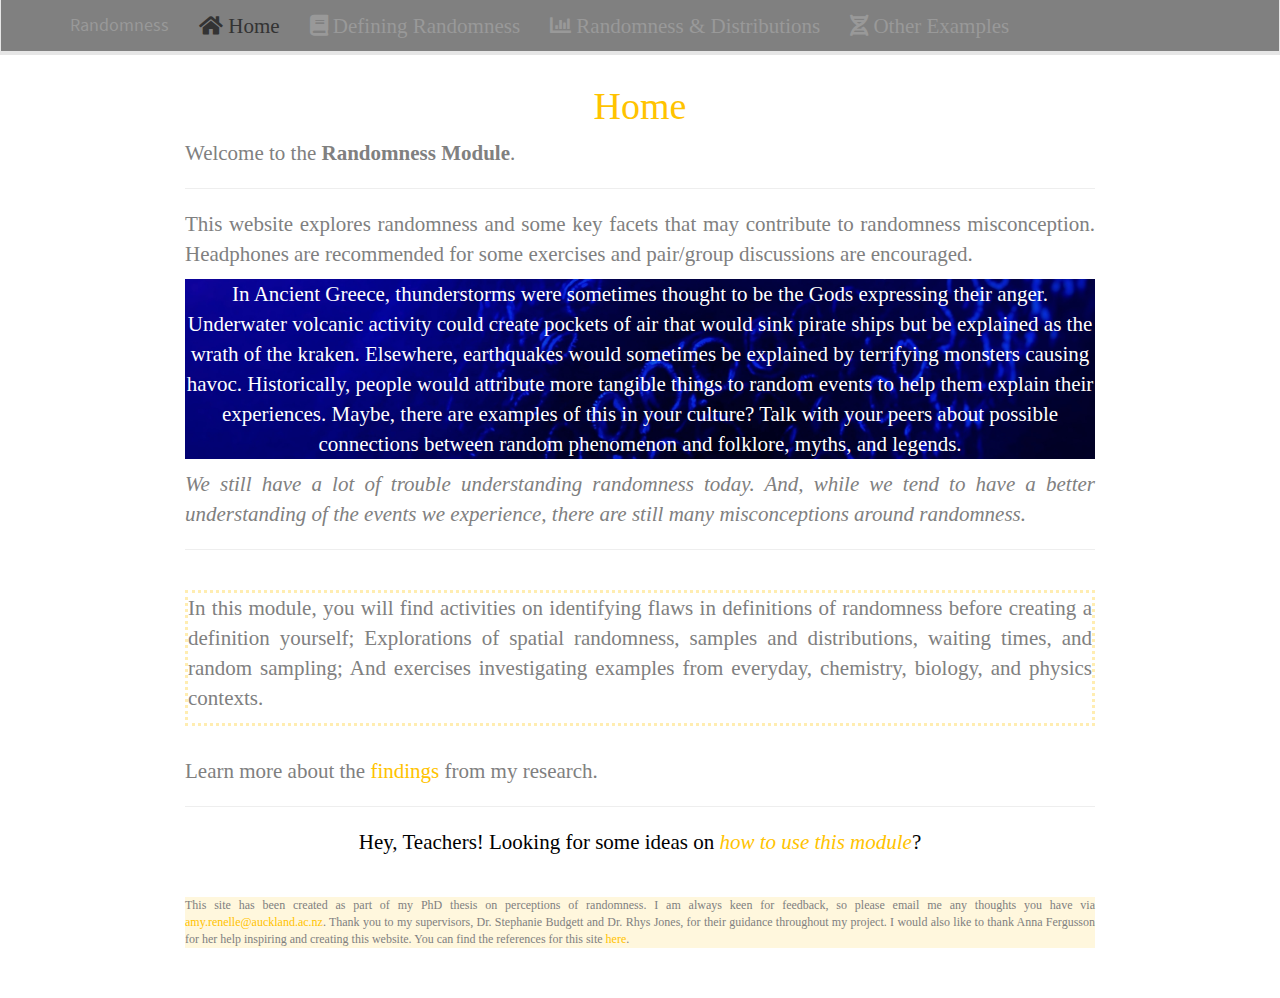
<file: docs/index.html>
<!DOCTYPE html>

<html>

<head>

<meta charset="utf-8" />
<meta name="generator" content="pandoc" />
<meta http-equiv="X-UA-Compatible" content="IE=EDGE" />




<title>Home</title>

<script src="site_libs/header-attrs-2.9/header-attrs.js"></script>
<script src="site_libs/jquery-1.11.3/jquery.min.js"></script>
<meta name="viewport" content="width=device-width, initial-scale=1" />
<link href="site_libs/bootstrap-3.3.5/css/lumen.min.css" rel="stylesheet" />
<script src="site_libs/bootstrap-3.3.5/js/bootstrap.min.js"></script>
<script src="site_libs/bootstrap-3.3.5/shim/html5shiv.min.js"></script>
<script src="site_libs/bootstrap-3.3.5/shim/respond.min.js"></script>
<style>h1 {font-size: 34px;}
       h1.title {font-size: 38px;}
       h2 {font-size: 30px;}
       h3 {font-size: 24px;}
       h4 {font-size: 18px;}
       h5 {font-size: 16px;}
       h6 {font-size: 12px;}
       code {color: inherit; background-color: rgba(0, 0, 0, 0.04);}
       pre:not([class]) { background-color: white }</style>
<script src="site_libs/navigation-1.1/tabsets.js"></script>
<link href="site_libs/highlightjs-9.12.0/textmate.css" rel="stylesheet" />
<script src="site_libs/highlightjs-9.12.0/highlight.js"></script>
<link href="site_libs/font-awesome-5.1.0/css/all.css" rel="stylesheet" />
<link href="site_libs/font-awesome-5.1.0/css/v4-shims.css" rel="stylesheet" />

<style type="text/css">
  code{white-space: pre-wrap;}
  span.smallcaps{font-variant: small-caps;}
  span.underline{text-decoration: underline;}
  div.column{display: inline-block; vertical-align: top; width: 50%;}
  div.hanging-indent{margin-left: 1.5em; text-indent: -1.5em;}
  ul.task-list{list-style: none;}
    </style>

<style type="text/css">code{white-space: pre;}</style>
<script type="text/javascript">
if (window.hljs) {
  hljs.configure({languages: []});
  hljs.initHighlightingOnLoad();
  if (document.readyState && document.readyState === "complete") {
    window.setTimeout(function() { hljs.initHighlighting(); }, 0);
  }
}
</script>





<link rel="stylesheet" href="styles.css" type="text/css" />



<style type = "text/css">
.main-container {
  max-width: 940px;
  margin-left: auto;
  margin-right: auto;
}
img {
  max-width:100%;
}
.tabbed-pane {
  padding-top: 12px;
}
.html-widget {
  margin-bottom: 20px;
}
button.code-folding-btn:focus {
  outline: none;
}
summary {
  display: list-item;
}
pre code {
  padding: 0;
}
</style>


<style type="text/css">
.dropdown-submenu {
  position: relative;
}
.dropdown-submenu>.dropdown-menu {
  top: 0;
  left: 100%;
  margin-top: -6px;
  margin-left: -1px;
  border-radius: 0 6px 6px 6px;
}
.dropdown-submenu:hover>.dropdown-menu {
  display: block;
}
.dropdown-submenu>a:after {
  display: block;
  content: " ";
  float: right;
  width: 0;
  height: 0;
  border-color: transparent;
  border-style: solid;
  border-width: 5px 0 5px 5px;
  border-left-color: #cccccc;
  margin-top: 5px;
  margin-right: -10px;
}
.dropdown-submenu:hover>a:after {
  border-left-color: #adb5bd;
}
.dropdown-submenu.pull-left {
  float: none;
}
.dropdown-submenu.pull-left>.dropdown-menu {
  left: -100%;
  margin-left: 10px;
  border-radius: 6px 0 6px 6px;
}
</style>

<script type="text/javascript">
// manage active state of menu based on current page
$(document).ready(function () {
  // active menu anchor
  href = window.location.pathname
  href = href.substr(href.lastIndexOf('/') + 1)
  if (href === "")
    href = "index.html";
  var menuAnchor = $('a[href="' + href + '"]');

  // mark it active
  menuAnchor.tab('show');

  // if it's got a parent navbar menu mark it active as well
  menuAnchor.closest('li.dropdown').addClass('active');

  // Navbar adjustments
  var navHeight = $(".navbar").first().height() + 15;
  var style = document.createElement('style');
  var pt = "padding-top: " + navHeight + "px; ";
  var mt = "margin-top: -" + navHeight + "px; ";
  var css = "";
  // offset scroll position for anchor links (for fixed navbar)
  for (var i = 1; i <= 6; i++) {
    css += ".section h" + i + "{ " + pt + mt + "}\n";
  }
  style.innerHTML = "body {" + pt + "padding-bottom: 40px; }\n" + css;
  document.head.appendChild(style);
});
</script>

<!-- tabsets -->

<style type="text/css">
.tabset-dropdown > .nav-tabs {
  display: inline-table;
  max-height: 500px;
  min-height: 44px;
  overflow-y: auto;
  border: 1px solid #ddd;
  border-radius: 4px;
}

.tabset-dropdown > .nav-tabs > li.active:before {
  content: "";
  font-family: 'Glyphicons Halflings';
  display: inline-block;
  padding: 10px;
  border-right: 1px solid #ddd;
}

.tabset-dropdown > .nav-tabs.nav-tabs-open > li.active:before {
  content: "&#xe258;";
  border: none;
}

.tabset-dropdown > .nav-tabs.nav-tabs-open:before {
  content: "";
  font-family: 'Glyphicons Halflings';
  display: inline-block;
  padding: 10px;
  border-right: 1px solid #ddd;
}

.tabset-dropdown > .nav-tabs > li.active {
  display: block;
}

.tabset-dropdown > .nav-tabs > li > a,
.tabset-dropdown > .nav-tabs > li > a:focus,
.tabset-dropdown > .nav-tabs > li > a:hover {
  border: none;
  display: inline-block;
  border-radius: 4px;
  background-color: transparent;
}

.tabset-dropdown > .nav-tabs.nav-tabs-open > li {
  display: block;
  float: none;
}

.tabset-dropdown > .nav-tabs > li {
  display: none;
}
</style>

<!-- code folding -->




</head>

<body>


<div class="container-fluid main-container">




<div class="navbar navbar-inverse  navbar-fixed-top" role="navigation">
  <div class="container">
    <div class="navbar-header">
      <button type="button" class="navbar-toggle collapsed" data-toggle="collapse" data-target="#navbar">
        <span class="icon-bar"></span>
        <span class="icon-bar"></span>
        <span class="icon-bar"></span>
      </button>
      <a class="navbar-brand" href="index.html">Randomness</a>
    </div>
    <div id="navbar" class="navbar-collapse collapse">
      <ul class="nav navbar-nav">
        <li>
  <a href="index.html">
    <span class="fa fa-home"></span>
     
    Home
  </a>
</li>
<li>
  <a href="definition1.html">
    <span class="fa fa-book"></span>
     
    Defining Randomness
  </a>
</li>
<li>
  <a href="distributions1.html">
    <span class="fa fa-chart-bar"></span>
     
    Randomness &amp; Distributions
  </a>
</li>
<li>
  <a href="OtherExamples.html">
    <span class="fa fa-dna"></span>
     
    Other Examples
  </a>
</li>
      </ul>
      <ul class="nav navbar-nav navbar-right">
        
      </ul>
    </div><!--/.nav-collapse -->
  </div><!--/.container -->
</div><!--/.navbar -->

<div id="header">



<h1 class="title toc-ignore">Home</h1>

</div>


<p>
Welcome to the <strong>Randomness Module</strong>.
</p>
<hr>
<p>
This website explores randomness and some key facets that may contribute to randomness misconception. Headphones are recommended for some exercises and pair/group discussions are encouraged.
</p>
<p style="background-image: url(&#39;jonas-friese-pS_S00R9_6I-unsplash.jpg&#39;); ; background-repeat: no-repeat; background-attachment: fixed;
  background-size: cover; color: white ! important; text-align: center ! important;">
In Ancient Greece, thunderstorms were sometimes thought to be the Gods expressing their anger. Underwater volcanic activity could create pockets of air that would sink pirate ships but be explained as the wrath of the kraken. Elsewhere, earthquakes would sometimes be explained by terrifying monsters causing havoc. Historically, people would attribute more tangible things to random events to help them explain their experiences. Maybe, there are examples of this in your culture? Talk with your peers about possible connections between random phenomenon and folklore, myths, and legends.
</p>
<p><em>We still have a lot of trouble understanding randomness today. And, while we tend to have a better understanding of the events we experience, there are still many misconceptions around randomness.</em></p>
<hr>
<br>
<div style="border: medium dotted #FFEDB1;">
<p>In this module, you will find activities on identifying flaws in definitions of randomness before creating a definition yourself; Explorations of spatial randomness, samples and distributions, waiting times, and random sampling; And exercises investigating examples from everyday, chemistry, biology, and physics contexts.</p>
</div>
<p><br> Learn more about the <a href = ".\Findings.html" target="_blank">findings</a> from my research.</p>
<hr>
<p><span style="color: black; align: center; display:table; margin-left: auto; margin-right: auto"> Hey, Teachers! Looking for some ideas on <a href = ".\Teachers.html" target = "blank"><em>how to use this module</em></a>? </span> <br></p>

<!DOCTYPE html>
<html>
<p style="font-size:12px; background: #FFF7DD;">This site has been created as part of my PhD thesis on perceptions of randomness. I am always keen for feedback, so please email me any thoughts you have via <a href = "mailto: amy.renelle@auckland.ac.nz">amy.renelle@auckland.ac.nz</a>. Thank you to my supervisors, Dr. Stephanie Budgett and Dr. Rhys Jones, for their guidance throughout my project. I would also like to thank Anna Fergusson for her help inspiring and creating this website. You can find the references for this site <a href = ".\ref1.html" target="_blank">here</a>.</p>
</html>



</div>

<script>

// add bootstrap table styles to pandoc tables
function bootstrapStylePandocTables() {
  $('tr.odd').parent('tbody').parent('table').addClass('table table-condensed');
}
$(document).ready(function () {
  bootstrapStylePandocTables();
});


</script>

<!-- tabsets -->

<script>
$(document).ready(function () {
  window.buildTabsets("TOC");
});

$(document).ready(function () {
  $('.tabset-dropdown > .nav-tabs > li').click(function () {
    $(this).parent().toggleClass('nav-tabs-open');
  });
});
</script>

<!-- code folding -->


<!-- dynamically load mathjax for compatibility with self-contained -->
<script>
  (function () {
    var script = document.createElement("script");
    script.type = "text/javascript";
    script.src  = "https://mathjax.rstudio.com/latest/MathJax.js?config=TeX-AMS-MML_HTMLorMML";
    document.getElementsByTagName("head")[0].appendChild(script);
  })();
</script>

</body>
</html>
</file>
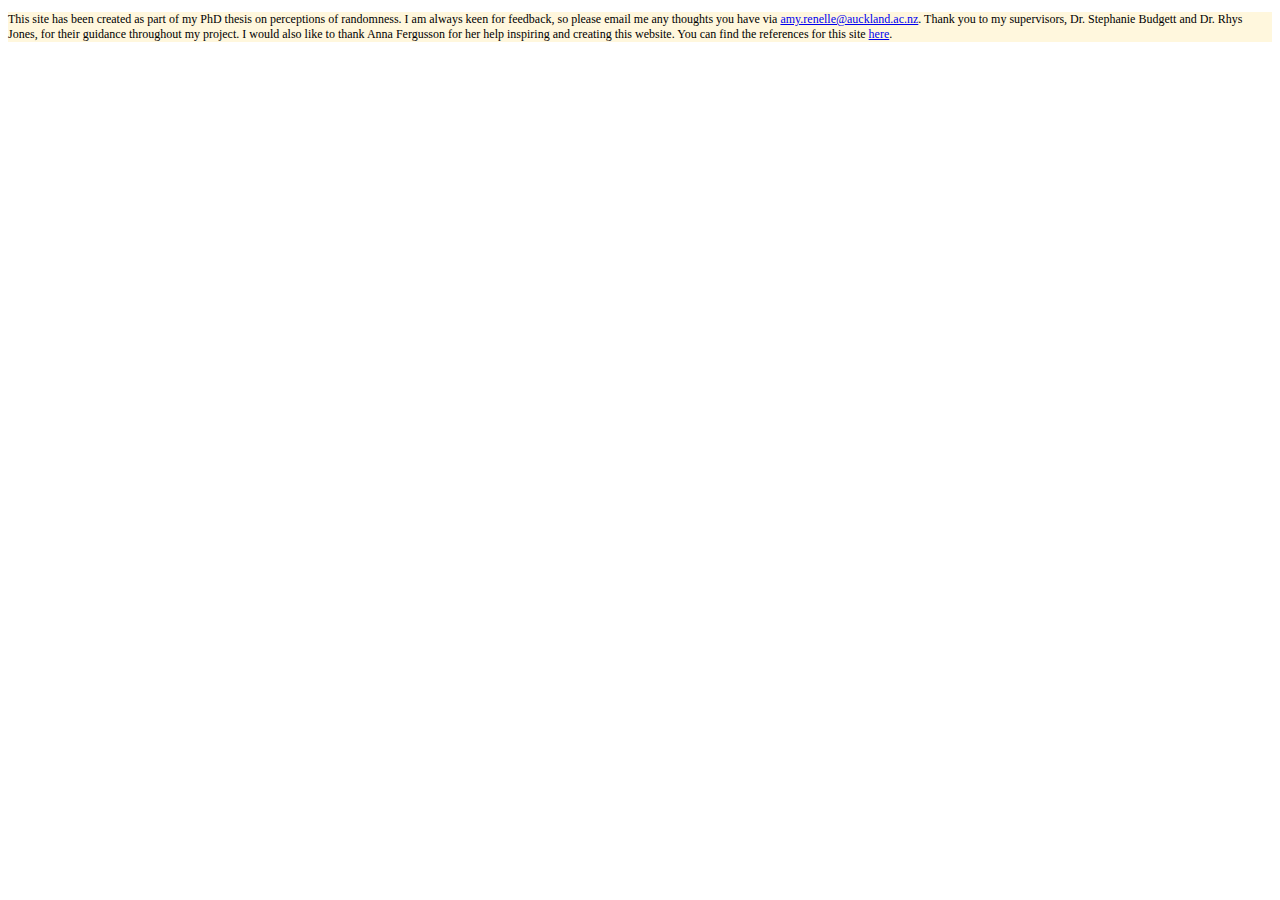
<file: footer.html>
<!DOCTYPE html>
<html>
<p style="font-size:12px; background: #FFF7DD;">This site has been created as part of my PhD thesis on perceptions of randomness. I am always keen for feedback, so please email me any thoughts you have via <a href = "mailto: amy.renelle@auckland.ac.nz">amy.renelle@auckland.ac.nz</a>. Thank you to my supervisors, Dr. Stephanie Budgett and Dr. Rhys Jones, for their guidance throughout my project. I would also like to thank Anna Fergusson for her help inspiring and creating this website. You can find the references for this site <a href = ".\ref1.html" target="_blank">here</a>.</p>
</html>
</file>
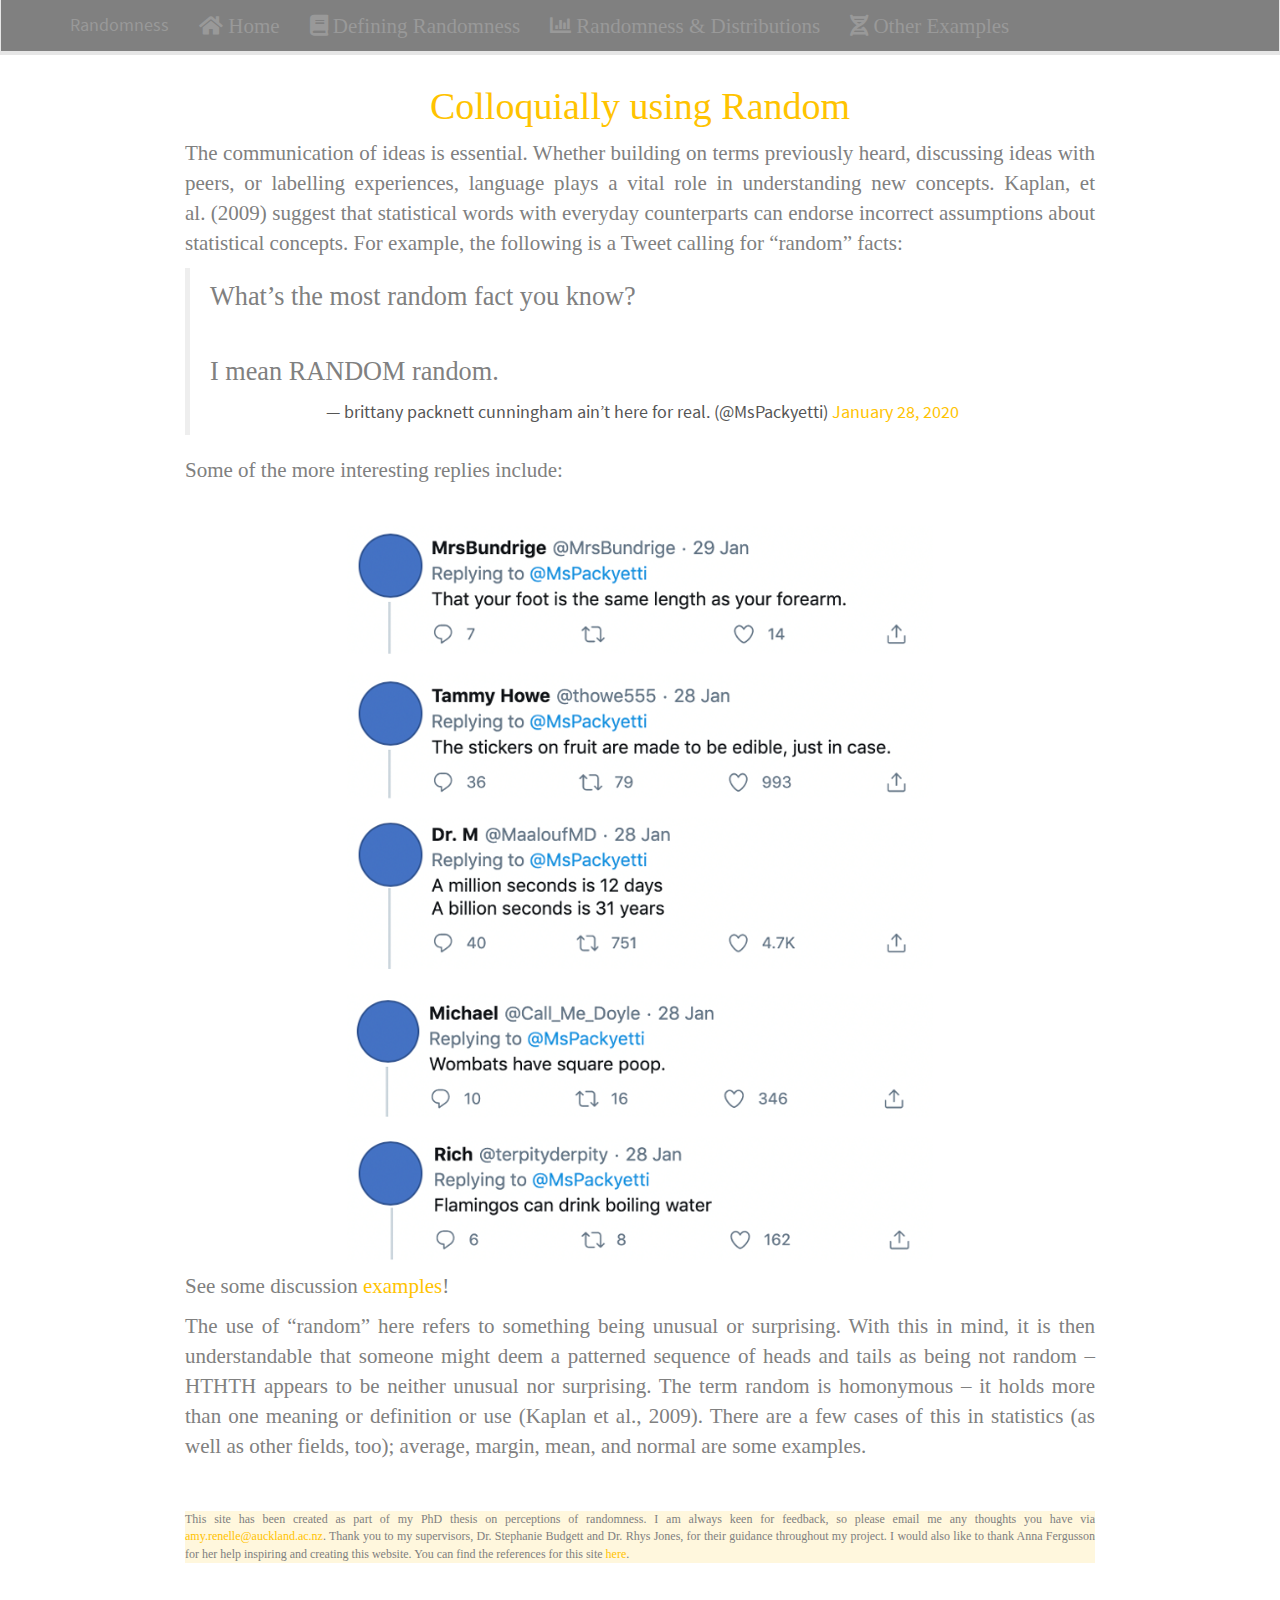
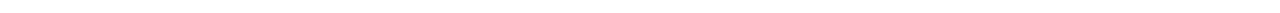
<file: docs/colloquial.html>
<!DOCTYPE html>

<html>

<head>

<meta charset="utf-8" />
<meta name="generator" content="pandoc" />
<meta http-equiv="X-UA-Compatible" content="IE=EDGE" />




<title>Colloquially using Random</title>

<script src="site_libs/header-attrs-2.9/header-attrs.js"></script>
<script src="site_libs/jquery-1.11.3/jquery.min.js"></script>
<meta name="viewport" content="width=device-width, initial-scale=1" />
<link href="site_libs/bootstrap-3.3.5/css/lumen.min.css" rel="stylesheet" />
<script src="site_libs/bootstrap-3.3.5/js/bootstrap.min.js"></script>
<script src="site_libs/bootstrap-3.3.5/shim/html5shiv.min.js"></script>
<script src="site_libs/bootstrap-3.3.5/shim/respond.min.js"></script>
<style>h1 {font-size: 34px;}
       h1.title {font-size: 38px;}
       h2 {font-size: 30px;}
       h3 {font-size: 24px;}
       h4 {font-size: 18px;}
       h5 {font-size: 16px;}
       h6 {font-size: 12px;}
       code {color: inherit; background-color: rgba(0, 0, 0, 0.04);}
       pre:not([class]) { background-color: white }</style>
<script src="site_libs/navigation-1.1/tabsets.js"></script>
<link href="site_libs/highlightjs-9.12.0/textmate.css" rel="stylesheet" />
<script src="site_libs/highlightjs-9.12.0/highlight.js"></script>
<link href="site_libs/font-awesome-5.1.0/css/all.css" rel="stylesheet" />
<link href="site_libs/font-awesome-5.1.0/css/v4-shims.css" rel="stylesheet" />

<style type="text/css">
  code{white-space: pre-wrap;}
  span.smallcaps{font-variant: small-caps;}
  span.underline{text-decoration: underline;}
  div.column{display: inline-block; vertical-align: top; width: 50%;}
  div.hanging-indent{margin-left: 1.5em; text-indent: -1.5em;}
  ul.task-list{list-style: none;}
    </style>

<style type="text/css">code{white-space: pre;}</style>
<script type="text/javascript">
if (window.hljs) {
  hljs.configure({languages: []});
  hljs.initHighlightingOnLoad();
  if (document.readyState && document.readyState === "complete") {
    window.setTimeout(function() { hljs.initHighlighting(); }, 0);
  }
}
</script>





<link rel="stylesheet" href="styles.css" type="text/css" />



<style type = "text/css">
.main-container {
  max-width: 940px;
  margin-left: auto;
  margin-right: auto;
}
img {
  max-width:100%;
}
.tabbed-pane {
  padding-top: 12px;
}
.html-widget {
  margin-bottom: 20px;
}
button.code-folding-btn:focus {
  outline: none;
}
summary {
  display: list-item;
}
pre code {
  padding: 0;
}
</style>


<style type="text/css">
.dropdown-submenu {
  position: relative;
}
.dropdown-submenu>.dropdown-menu {
  top: 0;
  left: 100%;
  margin-top: -6px;
  margin-left: -1px;
  border-radius: 0 6px 6px 6px;
}
.dropdown-submenu:hover>.dropdown-menu {
  display: block;
}
.dropdown-submenu>a:after {
  display: block;
  content: " ";
  float: right;
  width: 0;
  height: 0;
  border-color: transparent;
  border-style: solid;
  border-width: 5px 0 5px 5px;
  border-left-color: #cccccc;
  margin-top: 5px;
  margin-right: -10px;
}
.dropdown-submenu:hover>a:after {
  border-left-color: #adb5bd;
}
.dropdown-submenu.pull-left {
  float: none;
}
.dropdown-submenu.pull-left>.dropdown-menu {
  left: -100%;
  margin-left: 10px;
  border-radius: 6px 0 6px 6px;
}
</style>

<script type="text/javascript">
// manage active state of menu based on current page
$(document).ready(function () {
  // active menu anchor
  href = window.location.pathname
  href = href.substr(href.lastIndexOf('/') + 1)
  if (href === "")
    href = "index.html";
  var menuAnchor = $('a[href="' + href + '"]');

  // mark it active
  menuAnchor.tab('show');

  // if it's got a parent navbar menu mark it active as well
  menuAnchor.closest('li.dropdown').addClass('active');

  // Navbar adjustments
  var navHeight = $(".navbar").first().height() + 15;
  var style = document.createElement('style');
  var pt = "padding-top: " + navHeight + "px; ";
  var mt = "margin-top: -" + navHeight + "px; ";
  var css = "";
  // offset scroll position for anchor links (for fixed navbar)
  for (var i = 1; i <= 6; i++) {
    css += ".section h" + i + "{ " + pt + mt + "}\n";
  }
  style.innerHTML = "body {" + pt + "padding-bottom: 40px; }\n" + css;
  document.head.appendChild(style);
});
</script>

<!-- tabsets -->

<style type="text/css">
.tabset-dropdown > .nav-tabs {
  display: inline-table;
  max-height: 500px;
  min-height: 44px;
  overflow-y: auto;
  border: 1px solid #ddd;
  border-radius: 4px;
}

.tabset-dropdown > .nav-tabs > li.active:before {
  content: "";
  font-family: 'Glyphicons Halflings';
  display: inline-block;
  padding: 10px;
  border-right: 1px solid #ddd;
}

.tabset-dropdown > .nav-tabs.nav-tabs-open > li.active:before {
  content: "&#xe258;";
  border: none;
}

.tabset-dropdown > .nav-tabs.nav-tabs-open:before {
  content: "";
  font-family: 'Glyphicons Halflings';
  display: inline-block;
  padding: 10px;
  border-right: 1px solid #ddd;
}

.tabset-dropdown > .nav-tabs > li.active {
  display: block;
}

.tabset-dropdown > .nav-tabs > li > a,
.tabset-dropdown > .nav-tabs > li > a:focus,
.tabset-dropdown > .nav-tabs > li > a:hover {
  border: none;
  display: inline-block;
  border-radius: 4px;
  background-color: transparent;
}

.tabset-dropdown > .nav-tabs.nav-tabs-open > li {
  display: block;
  float: none;
}

.tabset-dropdown > .nav-tabs > li {
  display: none;
}
</style>

<!-- code folding -->




</head>

<body>


<div class="container-fluid main-container">




<div class="navbar navbar-inverse  navbar-fixed-top" role="navigation">
  <div class="container">
    <div class="navbar-header">
      <button type="button" class="navbar-toggle collapsed" data-toggle="collapse" data-target="#navbar">
        <span class="icon-bar"></span>
        <span class="icon-bar"></span>
        <span class="icon-bar"></span>
      </button>
      <a class="navbar-brand" href="index.html">Randomness</a>
    </div>
    <div id="navbar" class="navbar-collapse collapse">
      <ul class="nav navbar-nav">
        <li>
  <a href="index.html">
    <span class="fa fa-home"></span>
     
    Home
  </a>
</li>
<li>
  <a href="definition1.html">
    <span class="fa fa-book"></span>
     
    Defining Randomness
  </a>
</li>
<li>
  <a href="distributions1.html">
    <span class="fa fa-chart-bar"></span>
     
    Randomness &amp; Distributions
  </a>
</li>
<li>
  <a href="OtherExamples.html">
    <span class="fa fa-dna"></span>
     
    Other Examples
  </a>
</li>
      </ul>
      <ul class="nav navbar-nav navbar-right">
        
      </ul>
    </div><!--/.nav-collapse -->
  </div><!--/.container -->
</div><!--/.navbar -->

<div id="header">



<h1 class="title toc-ignore">Colloquially using Random</h1>

</div>


<p>The communication of ideas is essential. Whether building on terms previously heard, discussing ideas with peers, or labelling experiences, language plays a vital role in understanding new concepts. Kaplan, et al. (2009) suggest that statistical words with everyday counterparts can endorse incorrect assumptions about statistical concepts. For example, the following is a Tweet calling for “random” facts:</p>
<blockquote class="twitter-tweet" align="center">
<p lang="en" dir="ltr">
What’s the most random fact you know?<br><br>I mean RANDOM random.
</p>
— brittany packnett cunningham ain’t here for real. (<span class="citation">@MsPackyetti</span>) <a href="https://twitter.com/MsPackyetti/status/1221992423905202176?ref_src=twsrc%5Etfw">January 28, 2020</a>
</blockquote>
<script async src="https://platform.twitter.com/widgets.js" charset="utf-8"></script>
<p>Some of the more interesting replies include:</p>
<br>
<center>
<img src="tweetReplies.jpg" alt="Tweet Replies">
</center>
<p>
See some discussion <a href = https://vimeo.com/555571695 target = "_blank">examples</a>!
</p>
<p>The use of “random” here refers to something being unusual or surprising. With this in mind, it is then understandable that someone might deem a patterned sequence of heads and tails as being not random – HTHTH appears to be neither unusual nor surprising. The term random is homonymous – it holds more than one meaning or definition or use (Kaplan et al., 2009). There are a few cases of this in statistics (as well as other fields, too); average, margin, mean, and normal are some examples.</p>
<p><br></p>

<!DOCTYPE html>
<html>
<p style="font-size:12px; background: #FFF7DD;">This site has been created as part of my PhD thesis on perceptions of randomness. I am always keen for feedback, so please email me any thoughts you have via <a href = "mailto: amy.renelle@auckland.ac.nz">amy.renelle@auckland.ac.nz</a>. Thank you to my supervisors, Dr. Stephanie Budgett and Dr. Rhys Jones, for their guidance throughout my project. I would also like to thank Anna Fergusson for her help inspiring and creating this website. You can find the references for this site <a href = ".\ref1.html" target="_blank">here</a>.</p>
</html>



</div>

<script>

// add bootstrap table styles to pandoc tables
function bootstrapStylePandocTables() {
  $('tr.odd').parent('tbody').parent('table').addClass('table table-condensed');
}
$(document).ready(function () {
  bootstrapStylePandocTables();
});


</script>

<!-- tabsets -->

<script>
$(document).ready(function () {
  window.buildTabsets("TOC");
});

$(document).ready(function () {
  $('.tabset-dropdown > .nav-tabs > li').click(function () {
    $(this).parent().toggleClass('nav-tabs-open');
  });
});
</script>

<!-- code folding -->


<!-- dynamically load mathjax for compatibility with self-contained -->
<script>
  (function () {
    var script = document.createElement("script");
    script.type = "text/javascript";
    script.src  = "https://mathjax.rstudio.com/latest/MathJax.js?config=TeX-AMS-MML_HTMLorMML";
    document.getElementsByTagName("head")[0].appendChild(script);
  })();
</script>

</body>
</html>
</file>
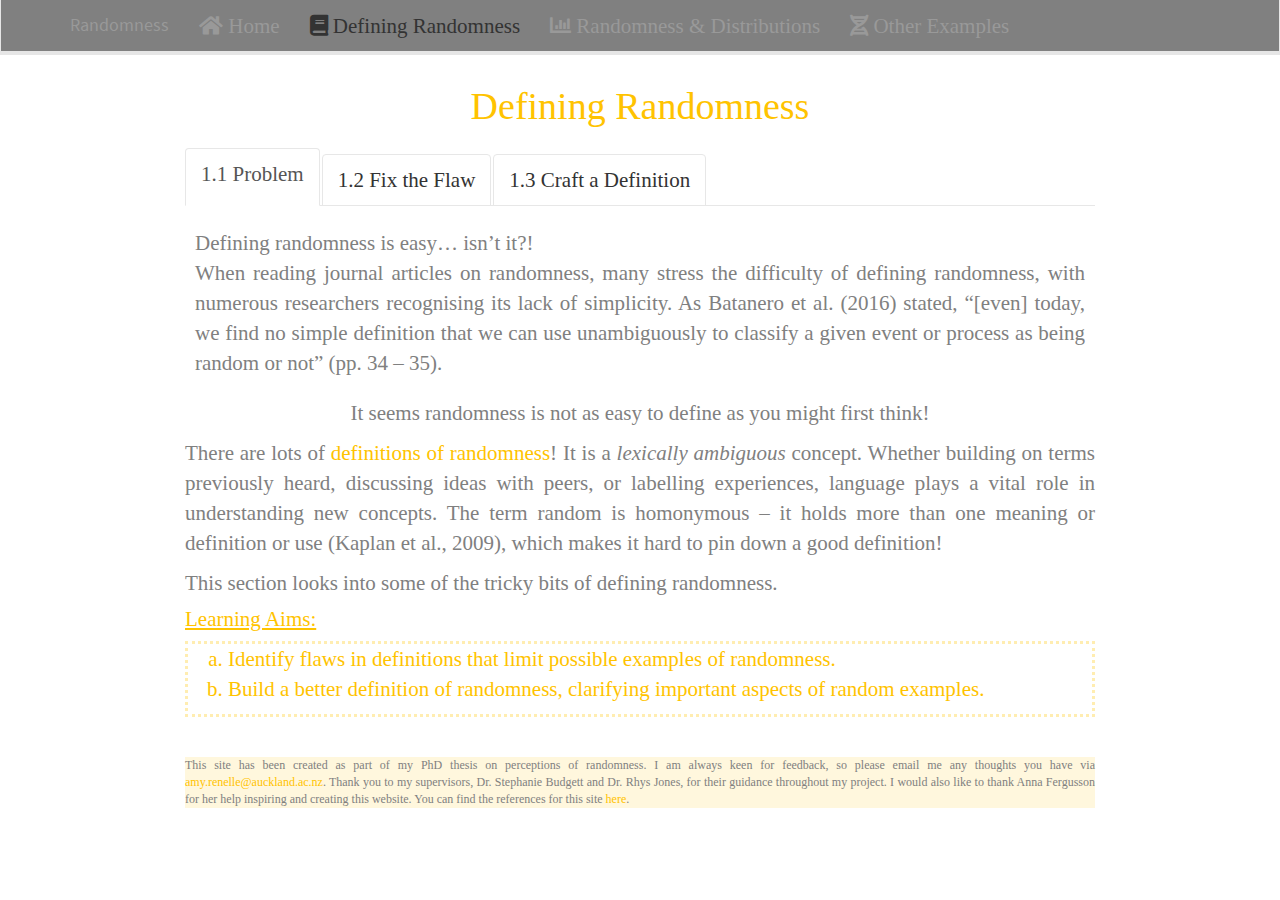
<file: docs/definition1.html>
<!DOCTYPE html>

<html>

<head>

<meta charset="utf-8" />
<meta name="generator" content="pandoc" />
<meta http-equiv="X-UA-Compatible" content="IE=EDGE" />




<title>Defining Randomness</title>

<script src="site_libs/header-attrs-2.9/header-attrs.js"></script>
<script src="site_libs/jquery-1.11.3/jquery.min.js"></script>
<meta name="viewport" content="width=device-width, initial-scale=1" />
<link href="site_libs/bootstrap-3.3.5/css/lumen.min.css" rel="stylesheet" />
<script src="site_libs/bootstrap-3.3.5/js/bootstrap.min.js"></script>
<script src="site_libs/bootstrap-3.3.5/shim/html5shiv.min.js"></script>
<script src="site_libs/bootstrap-3.3.5/shim/respond.min.js"></script>
<style>h1 {font-size: 34px;}
       h1.title {font-size: 38px;}
       h2 {font-size: 30px;}
       h3 {font-size: 24px;}
       h4 {font-size: 18px;}
       h5 {font-size: 16px;}
       h6 {font-size: 12px;}
       code {color: inherit; background-color: rgba(0, 0, 0, 0.04);}
       pre:not([class]) { background-color: white }</style>
<script src="site_libs/navigation-1.1/tabsets.js"></script>
<link href="site_libs/highlightjs-9.12.0/textmate.css" rel="stylesheet" />
<script src="site_libs/highlightjs-9.12.0/highlight.js"></script>
<script src="site_libs/htmlwidgets-1.5.3/htmlwidgets.js"></script>
<script src="site_libs/SortableJS-1.10.2/sortable.js"></script>
<script src="site_libs/sortable-binding-0.4.4/sortable.js"></script>
<link href="site_libs/sortable-rank-list-0.4.4/rank_list.css" rel="stylesheet" />
<link href="site_libs/sortable-bucket-list-0.4.4/bucket_list.css" rel="stylesheet" />
<link href="site_libs/font-awesome-5.1.0/css/all.css" rel="stylesheet" />
<link href="site_libs/font-awesome-5.1.0/css/v4-shims.css" rel="stylesheet" />

<style type="text/css">
  code{white-space: pre-wrap;}
  span.smallcaps{font-variant: small-caps;}
  span.underline{text-decoration: underline;}
  div.column{display: inline-block; vertical-align: top; width: 50%;}
  div.hanging-indent{margin-left: 1.5em; text-indent: -1.5em;}
  ul.task-list{list-style: none;}
    </style>

<style type="text/css">code{white-space: pre;}</style>
<script type="text/javascript">
if (window.hljs) {
  hljs.configure({languages: []});
  hljs.initHighlightingOnLoad();
  if (document.readyState && document.readyState === "complete") {
    window.setTimeout(function() { hljs.initHighlighting(); }, 0);
  }
}
</script>





<link rel="stylesheet" href="styles.css" type="text/css" />



<style type = "text/css">
.main-container {
  max-width: 940px;
  margin-left: auto;
  margin-right: auto;
}
img {
  max-width:100%;
}
.tabbed-pane {
  padding-top: 12px;
}
.html-widget {
  margin-bottom: 20px;
}
button.code-folding-btn:focus {
  outline: none;
}
summary {
  display: list-item;
}
pre code {
  padding: 0;
}
</style>


<style type="text/css">
.dropdown-submenu {
  position: relative;
}
.dropdown-submenu>.dropdown-menu {
  top: 0;
  left: 100%;
  margin-top: -6px;
  margin-left: -1px;
  border-radius: 0 6px 6px 6px;
}
.dropdown-submenu:hover>.dropdown-menu {
  display: block;
}
.dropdown-submenu>a:after {
  display: block;
  content: " ";
  float: right;
  width: 0;
  height: 0;
  border-color: transparent;
  border-style: solid;
  border-width: 5px 0 5px 5px;
  border-left-color: #cccccc;
  margin-top: 5px;
  margin-right: -10px;
}
.dropdown-submenu:hover>a:after {
  border-left-color: #adb5bd;
}
.dropdown-submenu.pull-left {
  float: none;
}
.dropdown-submenu.pull-left>.dropdown-menu {
  left: -100%;
  margin-left: 10px;
  border-radius: 6px 0 6px 6px;
}
</style>

<script type="text/javascript">
// manage active state of menu based on current page
$(document).ready(function () {
  // active menu anchor
  href = window.location.pathname
  href = href.substr(href.lastIndexOf('/') + 1)
  if (href === "")
    href = "index.html";
  var menuAnchor = $('a[href="' + href + '"]');

  // mark it active
  menuAnchor.tab('show');

  // if it's got a parent navbar menu mark it active as well
  menuAnchor.closest('li.dropdown').addClass('active');

  // Navbar adjustments
  var navHeight = $(".navbar").first().height() + 15;
  var style = document.createElement('style');
  var pt = "padding-top: " + navHeight + "px; ";
  var mt = "margin-top: -" + navHeight + "px; ";
  var css = "";
  // offset scroll position for anchor links (for fixed navbar)
  for (var i = 1; i <= 6; i++) {
    css += ".section h" + i + "{ " + pt + mt + "}\n";
  }
  style.innerHTML = "body {" + pt + "padding-bottom: 40px; }\n" + css;
  document.head.appendChild(style);
});
</script>

<!-- tabsets -->

<style type="text/css">
.tabset-dropdown > .nav-tabs {
  display: inline-table;
  max-height: 500px;
  min-height: 44px;
  overflow-y: auto;
  border: 1px solid #ddd;
  border-radius: 4px;
}

.tabset-dropdown > .nav-tabs > li.active:before {
  content: "";
  font-family: 'Glyphicons Halflings';
  display: inline-block;
  padding: 10px;
  border-right: 1px solid #ddd;
}

.tabset-dropdown > .nav-tabs.nav-tabs-open > li.active:before {
  content: "&#xe258;";
  border: none;
}

.tabset-dropdown > .nav-tabs.nav-tabs-open:before {
  content: "";
  font-family: 'Glyphicons Halflings';
  display: inline-block;
  padding: 10px;
  border-right: 1px solid #ddd;
}

.tabset-dropdown > .nav-tabs > li.active {
  display: block;
}

.tabset-dropdown > .nav-tabs > li > a,
.tabset-dropdown > .nav-tabs > li > a:focus,
.tabset-dropdown > .nav-tabs > li > a:hover {
  border: none;
  display: inline-block;
  border-radius: 4px;
  background-color: transparent;
}

.tabset-dropdown > .nav-tabs.nav-tabs-open > li {
  display: block;
  float: none;
}

.tabset-dropdown > .nav-tabs > li {
  display: none;
}
</style>

<!-- code folding -->




</head>

<body>


<div class="container-fluid main-container">




<div class="navbar navbar-inverse  navbar-fixed-top" role="navigation">
  <div class="container">
    <div class="navbar-header">
      <button type="button" class="navbar-toggle collapsed" data-toggle="collapse" data-target="#navbar">
        <span class="icon-bar"></span>
        <span class="icon-bar"></span>
        <span class="icon-bar"></span>
      </button>
      <a class="navbar-brand" href="index.html">Randomness</a>
    </div>
    <div id="navbar" class="navbar-collapse collapse">
      <ul class="nav navbar-nav">
        <li>
  <a href="index.html">
    <span class="fa fa-home"></span>
     
    Home
  </a>
</li>
<li>
  <a href="definition1.html">
    <span class="fa fa-book"></span>
     
    Defining Randomness
  </a>
</li>
<li>
  <a href="distributions1.html">
    <span class="fa fa-chart-bar"></span>
     
    Randomness &amp; Distributions
  </a>
</li>
<li>
  <a href="OtherExamples.html">
    <span class="fa fa-dna"></span>
     
    Other Examples
  </a>
</li>
      </ul>
      <ul class="nav navbar-nav navbar-right">
        
      </ul>
    </div><!--/.nav-collapse -->
  </div><!--/.container -->
</div><!--/.navbar -->

<div id="header">



<h1 class="title toc-ignore">Defining Randomness</h1>

</div>


<div id="section" class="section level1 tabset">
<h1 class="tabset"></h1>
<div id="problem" class="section level2">
<h2>1.1 Problem</h2>
<div style="display: flex;">
<div>

</div>
<div>
<p style="padding:10px">
Defining randomness is easy… isn’t it?! <br> When reading journal articles on randomness, many stress the difficulty of defining randomness, with numerous researchers recognising its lack of simplicity. As Batanero et al. (2016) stated, “[even] today, we find no simple definition that we can use unambiguously to classify a given event or process as being random or not” (pp. 34 – 35).
</p>
</div>
</div>
<p style="text-align: center;" !important>It seems randomness is not as easy to define as you might first think!</p>
<p>There are lots of <a href = ".\definition2.html" target="_blank">definitions of randomness</a>! It is a <em>lexically ambiguous</em> concept. Whether building on terms previously heard, discussing ideas with peers, or labelling experiences, language plays a vital role in understanding new concepts. The term random is homonymous – it holds more than one meaning or definition or use (Kaplan et al., 2009), which makes it hard to pin down a good definition!</p>
<p>This section looks into some of the tricky bits of defining randomness.</p>
<h3>
Learning Aims:
</h3>
<div style="border: medium dotted #FFEDB1;">
<ol>
<li>
Identify flaws in definitions that limit possible examples of randomness.
</li>
<li>
Build a better definition of randomness, clarifying important aspects of random examples.
</li>
</ol>
</div>
<p><br></p>
</div>
<div id="fix-the-flaw" class="section level2 tabset tabset-pills">
<h2 class="tabset tabset-pills">1.2 Fix the Flaw</h2>
<div id="introduction" class="section level3">
<h3>Introduction</h3>
<p>There are two definitions in particular that can lead to a narrow view of randomness - the no-pattern definition and the equiprobability definition.</p>
<p style="background-image: url(&#39;fern.jpg&#39;); ; background-repeat: no-repeat; background-attachment: fixed;
  background-size: cover; color: white ! important; text-align: center ! important;">
<b>Community Time!</b><br>In this section, <em>Defining Randomness</em>, we are learning about how randomness is talked about.<br>Ask your community about how they would define randomness, how randomness comes into stories (like the examples of legends and stories on the <em>Home</em> page), and the language used to talk about random events.
</p>
<p><br></p>
</div>
<div id="the-no-pattern-definition" class="section level3">
<h3>The No-Pattern Definition</h3>
<p>Let’s start with the <em>no-pattern definition</em>:</p>
<p><span style="color: black; align: center; text-align: center; display:table; margin-left: auto; margin-right: auto"> <em>“Randomness is where a sequence lacks a discernible pattern”</em> (Gougis et al., 2017). </span></p>
<body>
<ul>
<li>
Discussion time! Before moving on, talk in pairs or groups about the possible flaws with this definition. Can you think of examples when this definition wouldn’t work?
</li>
</ul>
</body>
<p>
See some discussion <a href = https://vimeo.com/555573450 target = "_blank">examples</a>!
</p>
<br>
<div class="interact_responsive_padding" style="padding:100% 0 0 0;position:relative;margin-bottom:5px;">
<div class="interact_responsive_wrapper" style="height:100%;left:0;position:absolute;top:0;width:100%;">
<iframe id="interactApp60a2d56c4284160017daa384" width="100%" height="100%" style="border:none;max-width:100%;margin:0;" allowTransparency="true" frameborder="0" src="https://quiz.tryinteract.com/#/60a2d56c4284160017daa384/q/1?method=iframe&amp;mobile=1">
</iframe>
</div>
</div>
<p><br> If you’re keen to know more, additional information can be found on the <a href = ".\Representativeness.html" target="_blank">representativeness heuristic</a> and <a href = ".\colloquial.html" target="_blank">colloquial uses</a> of the term “random”.</p>
<p><br></p>
</div>
<div id="the-equiprobability-definition" class="section level3">
<h3>The Equiprobability Definition</h3>
<p>Now let’s try the <em>equiprobability definition</em>:</p>
<p><span style="color: black; align: center; display:table; margin-left: auto; margin-right: auto"> <em>“Randomness is where each observation is equally likely to be selected.”</em> (Batanero et al., 2016). </span></p>
<body>
<ul>
<li>
Discussion time! Before moving on, talk in pairs or groups about the possible flaws with this definition. Can you think of examples when this definition wouldn’t work?
</li>
</ul>
</body>
<p>
See some discussion <a href = https://vimeo.com/555566258 target = "_blank">examples</a>!
</p>
<div class="interact_responsive_padding" style="padding:100% 0 0 0;position:relative;margin-bottom:5px;">
<div class="interact_responsive_wrapper" style="height:100%;left:0;position:absolute;top:0;width:100%;">
<iframe id="interactApp60a2e12d4284160017daa3d8" width="100%" height="100%" style="border:none;max-width:100%;margin:0;" allowTransparency="true" frameborder="0" src="https://quiz.tryinteract.com/#/60a2e12d4284160017daa3d8/q/1?method=iframe&amp;mobile=1">
</iframe>
</div>
</div>
<p>Not heard of <em>Pass the Pigs</em>? More info <a href = "https://passpigs.tripod.com/index.html" target="_blank">here</a>.</p>
<p><br></p>
</div>
</div>
<div id="craft-a-definition" class="section level2">
<h2>1.3 Craft a Definition</h2>
<p>In this section, we’re going to take what you’ve learnt from section 1.2: <em>Fix the Flaw</em> and use it to make a new, even better definition!</p>
<body>
<ul>
<li>
Discussion time! Before moving on, talk in pairs or groups about a possible definition. Then challenge each other to think of examples when this definition wouldn’t work!
</li>
</ul>
</body>
<div class="bucket-list-container default-sortable">
<p>Drag options from the first two columns into the third and make a new definition!</p>
<div class="default-sortable bucket-list bucket-list-horizontal">
<div class="rank-list-container default-sortable column_1">
<p class="rank-list-title">First of all, drag one from here...</p>
<div class="rank-list" id="rank_list_id_1">
<div class="rank-list-item">...where each observation...</div>
<div class="rank-list-item">..where a sequence...</div>
</div>
</div>
<div id="htmlwidget-0c77c831797516f6fd93" style="width:0px;height:0px;" class="sortable html-widget"></div>
<script type="application/json" data-for="htmlwidget-0c77c831797516f6fd93">{"x":{"css_id":"rank_list_id_1","options":{"animation":150,"emptyInsertThreshold":12.5,"group":"bucket_group_1","onLoad":"function() {\n  try {\n    (function(evt) {\n  if (typeof Shiny == \"undefined\") {\n    return;\n  }\n\n  var child_id_or_text_fn = function(child) {  return     $(child).attr('data-rank-id') ||     $.trim(child.innerText);};\n\n  var ret = {}, i;\n  var css_ids = [\"rank_list_id_1\",\"rank_list_id_2\",\"rank_list_id_3\"];\n  var input_ids = [\"rank_list_shiny_1\",\"rank_list_shiny_2\",\"rank_list_shiny_3\"];\n\n  $.map(css_ids, function(css_id, i) {\n    var input_id = input_ids[i];\n    var item = $('#' + css_id).get(0);\n    if (item && item.children) {\n      ret[input_id] = $.map(item.children, child_id_or_text_fn);\n    } else {\n      ret[input_id] = undefined;\n    }\n  });\n  Shiny.setInputValue(\"bucket_group_1:sortablejs.bucket_list\", ret)\n}).apply(this, arguments);\n  } catch(e) {\n    if (window.console && window.console.error) window.console.error(e);\n  }\n\n  try {\n    (function(evt) {\n  if (typeof Shiny !== \"undefined\") {\n    Shiny.setInputValue(\"rank_list_shiny_1:sortablejs.rank_list\", $.map(  this.el.children, function(child) {  return     $(child).attr('data-rank-id') ||     $.trim(child.innerText);}))\n  }\n}).apply(this, arguments);\n  } catch(e) {\n    if (window.console && window.console.error) window.console.error(e);\n  }\n\n  try {\n    (function(evt) {\n    var css_ids = [\"rank_list_id_1\"];\n    setTimeout(function() {\n      css_ids.map(function(id) {\n        var el = window.document.getElementById(id);\n        if (el) {\n          Sortable.utils.toggleClass(el, 'rank-list-empty', el.children.length == 0);\n        }\n      })\n    }, 0);\n  }).apply(this, arguments);\n  } catch(e) {\n    if (window.console && window.console.error) window.console.error(e);\n  }\n}","onSort":"function() {\n  try {\n    (function(evt) {\n  if (typeof Shiny == \"undefined\") {\n    return;\n  }\n\n  var child_id_or_text_fn = function(child) {  return     $(child).attr('data-rank-id') ||     $.trim(child.innerText);};\n\n  var ret = {}, i;\n  var css_ids = [\"rank_list_id_1\",\"rank_list_id_2\",\"rank_list_id_3\"];\n  var input_ids = [\"rank_list_shiny_1\",\"rank_list_shiny_2\",\"rank_list_shiny_3\"];\n\n  $.map(css_ids, function(css_id, i) {\n    var input_id = input_ids[i];\n    var item = $('#' + css_id).get(0);\n    if (item && item.children) {\n      ret[input_id] = $.map(item.children, child_id_or_text_fn);\n    } else {\n      ret[input_id] = undefined;\n    }\n  });\n  Shiny.setInputValue(\"bucket_group_1:sortablejs.bucket_list\", ret)\n}).apply(this, arguments);\n  } catch(e) {\n    if (window.console && window.console.error) window.console.error(e);\n  }\n\n  try {\n    (function(evt) {\n  if (typeof Shiny !== \"undefined\") {\n    Shiny.setInputValue(\"rank_list_shiny_1:sortablejs.rank_list\", $.map(  this.el.children, function(child) {  return     $(child).attr('data-rank-id') ||     $.trim(child.innerText);}))\n  }\n}).apply(this, arguments);\n  } catch(e) {\n    if (window.console && window.console.error) window.console.error(e);\n  }\n}","onMove":"function(evt) {\n    var css_ids = [\"rank_list_id_1\",\"rank_list_id_2\",\"rank_list_id_3\"];\n    setTimeout(function() {\n      css_ids.map(function(id) {\n        var el = window.document.getElementById(id);\n        if (el) {\n          Sortable.utils.toggleClass(el, 'rank-list-empty', el.children.length == 0);\n        }\n      })\n    }, 0);\n  }"}},"evals":["options.onLoad","options.onSort","options.onMove"],"jsHooks":[]}</script>
<div class="rank-list-container default-sortable column_2">
<p class="rank-list-title">...and as many as you like from here!</p>
<div class="rank-list" id="rank_list_id_2">
<div class="rank-list-item">... is equally likely...</div>
<div class="rank-list-item">...lacks a pattern...</div>
<div class="rank-list-item">...cannot be predicted...</div>
<div class="rank-list-item">...even though the probability of each observation is fixed...</div>
<div class="rank-list-item">...depends on a person's knowledge...</div>
<div class="rank-list-item">...cannot be compressed...</div>
<div class="rank-list-item">...in the long run...</div>
<div class="rank-list-item">...in the short run...</div>
<div class="rank-list-item">...over all observations...</div>
</div>
</div>
<div id="htmlwidget-e889874ecbf27a18a9d6" style="width:0px;height:0px;" class="sortable html-widget"></div>
<script type="application/json" data-for="htmlwidget-e889874ecbf27a18a9d6">{"x":{"css_id":"rank_list_id_2","options":{"animation":150,"emptyInsertThreshold":12.5,"group":"bucket_group_1","onLoad":"function() {\n  try {\n    (function(evt) {\n  if (typeof Shiny == \"undefined\") {\n    return;\n  }\n\n  var child_id_or_text_fn = function(child) {  return     $(child).attr('data-rank-id') ||     $.trim(child.innerText);};\n\n  var ret = {}, i;\n  var css_ids = [\"rank_list_id_1\",\"rank_list_id_2\",\"rank_list_id_3\"];\n  var input_ids = [\"rank_list_shiny_1\",\"rank_list_shiny_2\",\"rank_list_shiny_3\"];\n\n  $.map(css_ids, function(css_id, i) {\n    var input_id = input_ids[i];\n    var item = $('#' + css_id).get(0);\n    if (item && item.children) {\n      ret[input_id] = $.map(item.children, child_id_or_text_fn);\n    } else {\n      ret[input_id] = undefined;\n    }\n  });\n  Shiny.setInputValue(\"bucket_group_1:sortablejs.bucket_list\", ret)\n}).apply(this, arguments);\n  } catch(e) {\n    if (window.console && window.console.error) window.console.error(e);\n  }\n\n  try {\n    (function(evt) {\n  if (typeof Shiny !== \"undefined\") {\n    Shiny.setInputValue(\"rank_list_shiny_2:sortablejs.rank_list\", $.map(  this.el.children, function(child) {  return     $(child).attr('data-rank-id') ||     $.trim(child.innerText);}))\n  }\n}).apply(this, arguments);\n  } catch(e) {\n    if (window.console && window.console.error) window.console.error(e);\n  }\n\n  try {\n    (function(evt) {\n    var css_ids = [\"rank_list_id_2\"];\n    setTimeout(function() {\n      css_ids.map(function(id) {\n        var el = window.document.getElementById(id);\n        if (el) {\n          Sortable.utils.toggleClass(el, 'rank-list-empty', el.children.length == 0);\n        }\n      })\n    }, 0);\n  }).apply(this, arguments);\n  } catch(e) {\n    if (window.console && window.console.error) window.console.error(e);\n  }\n}","onSort":"function() {\n  try {\n    (function(evt) {\n  if (typeof Shiny == \"undefined\") {\n    return;\n  }\n\n  var child_id_or_text_fn = function(child) {  return     $(child).attr('data-rank-id') ||     $.trim(child.innerText);};\n\n  var ret = {}, i;\n  var css_ids = [\"rank_list_id_1\",\"rank_list_id_2\",\"rank_list_id_3\"];\n  var input_ids = [\"rank_list_shiny_1\",\"rank_list_shiny_2\",\"rank_list_shiny_3\"];\n\n  $.map(css_ids, function(css_id, i) {\n    var input_id = input_ids[i];\n    var item = $('#' + css_id).get(0);\n    if (item && item.children) {\n      ret[input_id] = $.map(item.children, child_id_or_text_fn);\n    } else {\n      ret[input_id] = undefined;\n    }\n  });\n  Shiny.setInputValue(\"bucket_group_1:sortablejs.bucket_list\", ret)\n}).apply(this, arguments);\n  } catch(e) {\n    if (window.console && window.console.error) window.console.error(e);\n  }\n\n  try {\n    (function(evt) {\n  if (typeof Shiny !== \"undefined\") {\n    Shiny.setInputValue(\"rank_list_shiny_2:sortablejs.rank_list\", $.map(  this.el.children, function(child) {  return     $(child).attr('data-rank-id') ||     $.trim(child.innerText);}))\n  }\n}).apply(this, arguments);\n  } catch(e) {\n    if (window.console && window.console.error) window.console.error(e);\n  }\n}","onMove":"function(evt) {\n    var css_ids = [\"rank_list_id_1\",\"rank_list_id_2\",\"rank_list_id_3\"];\n    setTimeout(function() {\n      css_ids.map(function(id) {\n        var el = window.document.getElementById(id);\n        if (el) {\n          Sortable.utils.toggleClass(el, 'rank-list-empty', el.children.length == 0);\n        }\n      })\n    }, 0);\n  }"}},"evals":["options.onLoad","options.onSort","options.onMove"],"jsHooks":[]}</script>
<div class="rank-list-container default-sortable column_3">
<p class="rank-list-title">Let's start you off: Randomness is...</p>
<div class="rank-list" id="rank_list_id_3"></div>
</div>
<div id="htmlwidget-15452d918ab269e5a52d" style="width:0px;height:0px;" class="sortable html-widget"></div>
<script type="application/json" data-for="htmlwidget-15452d918ab269e5a52d">{"x":{"css_id":"rank_list_id_3","options":{"animation":150,"emptyInsertThreshold":12.5,"group":"bucket_group_1","onLoad":"function() {\n  try {\n    (function(evt) {\n  if (typeof Shiny == \"undefined\") {\n    return;\n  }\n\n  var child_id_or_text_fn = function(child) {  return     $(child).attr('data-rank-id') ||     $.trim(child.innerText);};\n\n  var ret = {}, i;\n  var css_ids = [\"rank_list_id_1\",\"rank_list_id_2\",\"rank_list_id_3\"];\n  var input_ids = [\"rank_list_shiny_1\",\"rank_list_shiny_2\",\"rank_list_shiny_3\"];\n\n  $.map(css_ids, function(css_id, i) {\n    var input_id = input_ids[i];\n    var item = $('#' + css_id).get(0);\n    if (item && item.children) {\n      ret[input_id] = $.map(item.children, child_id_or_text_fn);\n    } else {\n      ret[input_id] = undefined;\n    }\n  });\n  Shiny.setInputValue(\"bucket_group_1:sortablejs.bucket_list\", ret)\n}).apply(this, arguments);\n  } catch(e) {\n    if (window.console && window.console.error) window.console.error(e);\n  }\n\n  try {\n    (function(evt) {\n  if (typeof Shiny !== \"undefined\") {\n    Shiny.setInputValue(\"rank_list_shiny_3:sortablejs.rank_list\", $.map(  this.el.children, function(child) {  return     $(child).attr('data-rank-id') ||     $.trim(child.innerText);}))\n  }\n}).apply(this, arguments);\n  } catch(e) {\n    if (window.console && window.console.error) window.console.error(e);\n  }\n\n  try {\n    (function(evt) {\n    var css_ids = [\"rank_list_id_3\"];\n    setTimeout(function() {\n      css_ids.map(function(id) {\n        var el = window.document.getElementById(id);\n        if (el) {\n          Sortable.utils.toggleClass(el, 'rank-list-empty', el.children.length == 0);\n        }\n      })\n    }, 0);\n  }).apply(this, arguments);\n  } catch(e) {\n    if (window.console && window.console.error) window.console.error(e);\n  }\n}","onSort":"function() {\n  try {\n    (function(evt) {\n  if (typeof Shiny == \"undefined\") {\n    return;\n  }\n\n  var child_id_or_text_fn = function(child) {  return     $(child).attr('data-rank-id') ||     $.trim(child.innerText);};\n\n  var ret = {}, i;\n  var css_ids = [\"rank_list_id_1\",\"rank_list_id_2\",\"rank_list_id_3\"];\n  var input_ids = [\"rank_list_shiny_1\",\"rank_list_shiny_2\",\"rank_list_shiny_3\"];\n\n  $.map(css_ids, function(css_id, i) {\n    var input_id = input_ids[i];\n    var item = $('#' + css_id).get(0);\n    if (item && item.children) {\n      ret[input_id] = $.map(item.children, child_id_or_text_fn);\n    } else {\n      ret[input_id] = undefined;\n    }\n  });\n  Shiny.setInputValue(\"bucket_group_1:sortablejs.bucket_list\", ret)\n}).apply(this, arguments);\n  } catch(e) {\n    if (window.console && window.console.error) window.console.error(e);\n  }\n\n  try {\n    (function(evt) {\n  if (typeof Shiny !== \"undefined\") {\n    Shiny.setInputValue(\"rank_list_shiny_3:sortablejs.rank_list\", $.map(  this.el.children, function(child) {  return     $(child).attr('data-rank-id') ||     $.trim(child.innerText);}))\n  }\n}).apply(this, arguments);\n  } catch(e) {\n    if (window.console && window.console.error) window.console.error(e);\n  }\n}","onMove":"function(evt) {\n    var css_ids = [\"rank_list_id_1\",\"rank_list_id_2\",\"rank_list_id_3\"];\n    setTimeout(function() {\n      css_ids.map(function(id) {\n        var el = window.document.getElementById(id);\n        if (el) {\n          Sortable.utils.toggleClass(el, 'rank-list-empty', el.children.length == 0);\n        }\n      })\n    }, 0);\n  }"}},"evals":["options.onLoad","options.onSort","options.onMove"],"jsHooks":[]}</script>
</div>
</div>
<body>
<ul>
<li>
Classroom activity! Write up your definitions and compare what you each got. Try and find one thing you like and one thing you think could be improved on for each definition.
</li>
</ul>
</body>
<p><br> The Mathematics and Statistics Curriculum in New Zealand defines randomness as: <span style="color: black; align: center; display:table; margin-left: auto; margin-right: auto"> <em>“Randomness is where the outcome cannot be predicted even though the probability of each observation is fixed.”</em> (New Zealand Ministry of Education, 2012). </span> <br></p>
</div>
</div>

<!DOCTYPE html>
<html>
<p style="font-size:12px; background: #FFF7DD;">This site has been created as part of my PhD thesis on perceptions of randomness. I am always keen for feedback, so please email me any thoughts you have via <a href = "mailto: amy.renelle@auckland.ac.nz">amy.renelle@auckland.ac.nz</a>. Thank you to my supervisors, Dr. Stephanie Budgett and Dr. Rhys Jones, for their guidance throughout my project. I would also like to thank Anna Fergusson for her help inspiring and creating this website. You can find the references for this site <a href = ".\ref1.html" target="_blank">here</a>.</p>
</html>



</div>

<script>

// add bootstrap table styles to pandoc tables
function bootstrapStylePandocTables() {
  $('tr.odd').parent('tbody').parent('table').addClass('table table-condensed');
}
$(document).ready(function () {
  bootstrapStylePandocTables();
});


</script>

<!-- tabsets -->

<script>
$(document).ready(function () {
  window.buildTabsets("TOC");
});

$(document).ready(function () {
  $('.tabset-dropdown > .nav-tabs > li').click(function () {
    $(this).parent().toggleClass('nav-tabs-open');
  });
});
</script>

<!-- code folding -->


<!-- dynamically load mathjax for compatibility with self-contained -->
<script>
  (function () {
    var script = document.createElement("script");
    script.type = "text/javascript";
    script.src  = "https://mathjax.rstudio.com/latest/MathJax.js?config=TeX-AMS-MML_HTMLorMML";
    document.getElementsByTagName("head")[0].appendChild(script);
  })();
</script>

</body>
</html>
</file>
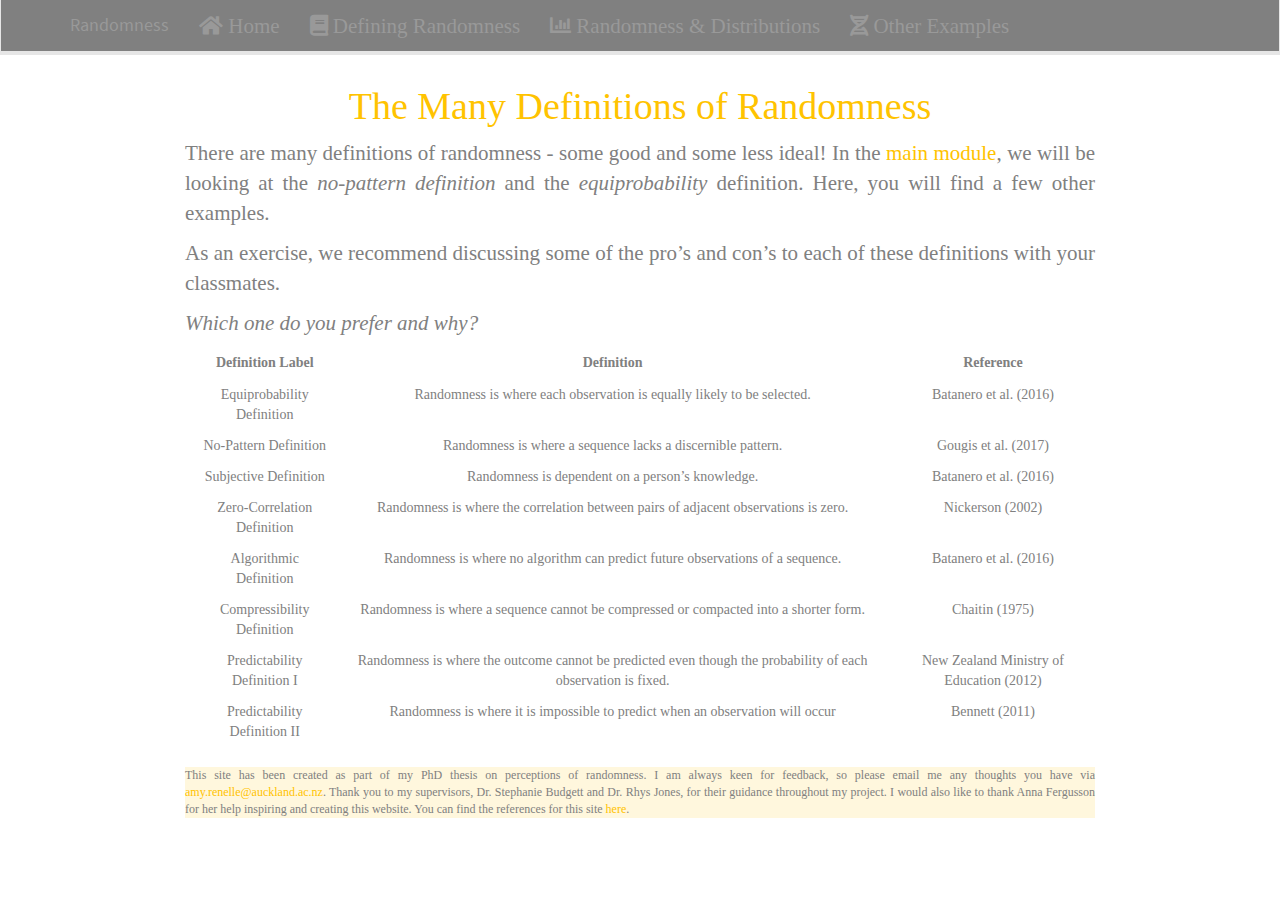
<file: docs/definition2.html>
<!DOCTYPE html>

<html>

<head>

<meta charset="utf-8" />
<meta name="generator" content="pandoc" />
<meta http-equiv="X-UA-Compatible" content="IE=EDGE" />




<title>The Many Definitions of Randomness</title>

<script src="site_libs/header-attrs-2.9/header-attrs.js"></script>
<script src="site_libs/jquery-1.11.3/jquery.min.js"></script>
<meta name="viewport" content="width=device-width, initial-scale=1" />
<link href="site_libs/bootstrap-3.3.5/css/lumen.min.css" rel="stylesheet" />
<script src="site_libs/bootstrap-3.3.5/js/bootstrap.min.js"></script>
<script src="site_libs/bootstrap-3.3.5/shim/html5shiv.min.js"></script>
<script src="site_libs/bootstrap-3.3.5/shim/respond.min.js"></script>
<style>h1 {font-size: 34px;}
       h1.title {font-size: 38px;}
       h2 {font-size: 30px;}
       h3 {font-size: 24px;}
       h4 {font-size: 18px;}
       h5 {font-size: 16px;}
       h6 {font-size: 12px;}
       code {color: inherit; background-color: rgba(0, 0, 0, 0.04);}
       pre:not([class]) { background-color: white }</style>
<script src="site_libs/navigation-1.1/tabsets.js"></script>
<link href="site_libs/highlightjs-9.12.0/textmate.css" rel="stylesheet" />
<script src="site_libs/highlightjs-9.12.0/highlight.js"></script>
<link href="site_libs/font-awesome-5.1.0/css/all.css" rel="stylesheet" />
<link href="site_libs/font-awesome-5.1.0/css/v4-shims.css" rel="stylesheet" />

<style type="text/css">
  code{white-space: pre-wrap;}
  span.smallcaps{font-variant: small-caps;}
  span.underline{text-decoration: underline;}
  div.column{display: inline-block; vertical-align: top; width: 50%;}
  div.hanging-indent{margin-left: 1.5em; text-indent: -1.5em;}
  ul.task-list{list-style: none;}
    </style>

<style type="text/css">code{white-space: pre;}</style>
<script type="text/javascript">
if (window.hljs) {
  hljs.configure({languages: []});
  hljs.initHighlightingOnLoad();
  if (document.readyState && document.readyState === "complete") {
    window.setTimeout(function() { hljs.initHighlighting(); }, 0);
  }
}
</script>





<link rel="stylesheet" href="styles.css" type="text/css" />



<style type = "text/css">
.main-container {
  max-width: 940px;
  margin-left: auto;
  margin-right: auto;
}
img {
  max-width:100%;
}
.tabbed-pane {
  padding-top: 12px;
}
.html-widget {
  margin-bottom: 20px;
}
button.code-folding-btn:focus {
  outline: none;
}
summary {
  display: list-item;
}
pre code {
  padding: 0;
}
</style>


<style type="text/css">
.dropdown-submenu {
  position: relative;
}
.dropdown-submenu>.dropdown-menu {
  top: 0;
  left: 100%;
  margin-top: -6px;
  margin-left: -1px;
  border-radius: 0 6px 6px 6px;
}
.dropdown-submenu:hover>.dropdown-menu {
  display: block;
}
.dropdown-submenu>a:after {
  display: block;
  content: " ";
  float: right;
  width: 0;
  height: 0;
  border-color: transparent;
  border-style: solid;
  border-width: 5px 0 5px 5px;
  border-left-color: #cccccc;
  margin-top: 5px;
  margin-right: -10px;
}
.dropdown-submenu:hover>a:after {
  border-left-color: #adb5bd;
}
.dropdown-submenu.pull-left {
  float: none;
}
.dropdown-submenu.pull-left>.dropdown-menu {
  left: -100%;
  margin-left: 10px;
  border-radius: 6px 0 6px 6px;
}
</style>

<script type="text/javascript">
// manage active state of menu based on current page
$(document).ready(function () {
  // active menu anchor
  href = window.location.pathname
  href = href.substr(href.lastIndexOf('/') + 1)
  if (href === "")
    href = "index.html";
  var menuAnchor = $('a[href="' + href + '"]');

  // mark it active
  menuAnchor.tab('show');

  // if it's got a parent navbar menu mark it active as well
  menuAnchor.closest('li.dropdown').addClass('active');

  // Navbar adjustments
  var navHeight = $(".navbar").first().height() + 15;
  var style = document.createElement('style');
  var pt = "padding-top: " + navHeight + "px; ";
  var mt = "margin-top: -" + navHeight + "px; ";
  var css = "";
  // offset scroll position for anchor links (for fixed navbar)
  for (var i = 1; i <= 6; i++) {
    css += ".section h" + i + "{ " + pt + mt + "}\n";
  }
  style.innerHTML = "body {" + pt + "padding-bottom: 40px; }\n" + css;
  document.head.appendChild(style);
});
</script>

<!-- tabsets -->

<style type="text/css">
.tabset-dropdown > .nav-tabs {
  display: inline-table;
  max-height: 500px;
  min-height: 44px;
  overflow-y: auto;
  border: 1px solid #ddd;
  border-radius: 4px;
}

.tabset-dropdown > .nav-tabs > li.active:before {
  content: "";
  font-family: 'Glyphicons Halflings';
  display: inline-block;
  padding: 10px;
  border-right: 1px solid #ddd;
}

.tabset-dropdown > .nav-tabs.nav-tabs-open > li.active:before {
  content: "&#xe258;";
  border: none;
}

.tabset-dropdown > .nav-tabs.nav-tabs-open:before {
  content: "";
  font-family: 'Glyphicons Halflings';
  display: inline-block;
  padding: 10px;
  border-right: 1px solid #ddd;
}

.tabset-dropdown > .nav-tabs > li.active {
  display: block;
}

.tabset-dropdown > .nav-tabs > li > a,
.tabset-dropdown > .nav-tabs > li > a:focus,
.tabset-dropdown > .nav-tabs > li > a:hover {
  border: none;
  display: inline-block;
  border-radius: 4px;
  background-color: transparent;
}

.tabset-dropdown > .nav-tabs.nav-tabs-open > li {
  display: block;
  float: none;
}

.tabset-dropdown > .nav-tabs > li {
  display: none;
}
</style>

<!-- code folding -->




</head>

<body>


<div class="container-fluid main-container">




<div class="navbar navbar-inverse  navbar-fixed-top" role="navigation">
  <div class="container">
    <div class="navbar-header">
      <button type="button" class="navbar-toggle collapsed" data-toggle="collapse" data-target="#navbar">
        <span class="icon-bar"></span>
        <span class="icon-bar"></span>
        <span class="icon-bar"></span>
      </button>
      <a class="navbar-brand" href="index.html">Randomness</a>
    </div>
    <div id="navbar" class="navbar-collapse collapse">
      <ul class="nav navbar-nav">
        <li>
  <a href="index.html">
    <span class="fa fa-home"></span>
     
    Home
  </a>
</li>
<li>
  <a href="definition1.html">
    <span class="fa fa-book"></span>
     
    Defining Randomness
  </a>
</li>
<li>
  <a href="distributions1.html">
    <span class="fa fa-chart-bar"></span>
     
    Randomness &amp; Distributions
  </a>
</li>
<li>
  <a href="OtherExamples.html">
    <span class="fa fa-dna"></span>
     
    Other Examples
  </a>
</li>
      </ul>
      <ul class="nav navbar-nav navbar-right">
        
      </ul>
    </div><!--/.nav-collapse -->
  </div><!--/.container -->
</div><!--/.navbar -->

<div id="header">



<h1 class="title toc-ignore">The Many Definitions of Randomness</h1>

</div>


<p>There are many definitions of randomness - some good and some less ideal! In the <a href=".\definition1.html">main module</a>, we will be looking at the <em>no-pattern definition</em> and the <em>equiprobability</em> definition. Here, you will find a few other examples.</p>
<p>As an exercise, we recommend discussing some of the pro’s and con’s to each of these definitions with your classmates.</p>
<p><em>Which one do you prefer and why?</em></p>
<table>
<colgroup>
<col width="1%" />
<col width="15%" />
<col width="60%" />
<col width="22%" />
</colgroup>
<thead>
<tr class="header">
<th align="left"></th>
<th align="left">Definition Label</th>
<th align="left">Definition</th>
<th align="left">Reference</th>
</tr>
</thead>
<tbody>
<tr class="odd">
<td align="left"></td>
<td align="left">Equiprobability Definition</td>
<td align="left">Randomness is where each observation is equally likely to be selected.</td>
<td align="left">Batanero et al. (2016)</td>
</tr>
<tr class="even">
<td align="left"></td>
<td align="left">No-Pattern Definition</td>
<td align="left">Randomness is where a sequence lacks a discernible pattern.</td>
<td align="left">Gougis et al. (2017)</td>
</tr>
<tr class="odd">
<td align="left"></td>
<td align="left">Subjective Definition</td>
<td align="left">Randomness is dependent on a person’s knowledge.</td>
<td align="left">Batanero et al. (2016)</td>
</tr>
<tr class="even">
<td align="left"></td>
<td align="left">Zero-Correlation Definition</td>
<td align="left">Randomness is where the correlation between pairs of adjacent observations is zero.</td>
<td align="left">Nickerson (2002)</td>
</tr>
<tr class="odd">
<td align="left"></td>
<td align="left">Algorithmic Definition</td>
<td align="left">Randomness is where no algorithm can predict future observations of a sequence.</td>
<td align="left">Batanero et al. (2016)</td>
</tr>
<tr class="even">
<td align="left"></td>
<td align="left">Compressibility Definition</td>
<td align="left">Randomness is where a sequence cannot be compressed or compacted into a shorter form.</td>
<td align="left">Chaitin (1975)</td>
</tr>
<tr class="odd">
<td align="left"></td>
<td align="left">Predictability Definition I</td>
<td align="left">Randomness is where the outcome cannot be predicted even though the probability of each observation is fixed.</td>
<td align="left">New Zealand Ministry of Education (2012)</td>
</tr>
<tr class="even">
<td align="left"></td>
<td align="left">Predictability Definition II</td>
<td align="left">Randomness is where it is impossible to predict when an observation will occur</td>
<td align="left">Bennett (2011)</td>
</tr>
</tbody>
</table>

<!DOCTYPE html>
<html>
<p style="font-size:12px; background: #FFF7DD;">This site has been created as part of my PhD thesis on perceptions of randomness. I am always keen for feedback, so please email me any thoughts you have via <a href = "mailto: amy.renelle@auckland.ac.nz">amy.renelle@auckland.ac.nz</a>. Thank you to my supervisors, Dr. Stephanie Budgett and Dr. Rhys Jones, for their guidance throughout my project. I would also like to thank Anna Fergusson for her help inspiring and creating this website. You can find the references for this site <a href = ".\ref1.html" target="_blank">here</a>.</p>
</html>



</div>

<script>

// add bootstrap table styles to pandoc tables
function bootstrapStylePandocTables() {
  $('tr.odd').parent('tbody').parent('table').addClass('table table-condensed');
}
$(document).ready(function () {
  bootstrapStylePandocTables();
});


</script>

<!-- tabsets -->

<script>
$(document).ready(function () {
  window.buildTabsets("TOC");
});

$(document).ready(function () {
  $('.tabset-dropdown > .nav-tabs > li').click(function () {
    $(this).parent().toggleClass('nav-tabs-open');
  });
});
</script>

<!-- code folding -->


<!-- dynamically load mathjax for compatibility with self-contained -->
<script>
  (function () {
    var script = document.createElement("script");
    script.type = "text/javascript";
    script.src  = "https://mathjax.rstudio.com/latest/MathJax.js?config=TeX-AMS-MML_HTMLorMML";
    document.getElementsByTagName("head")[0].appendChild(script);
  })();
</script>

</body>
</html>
</file>
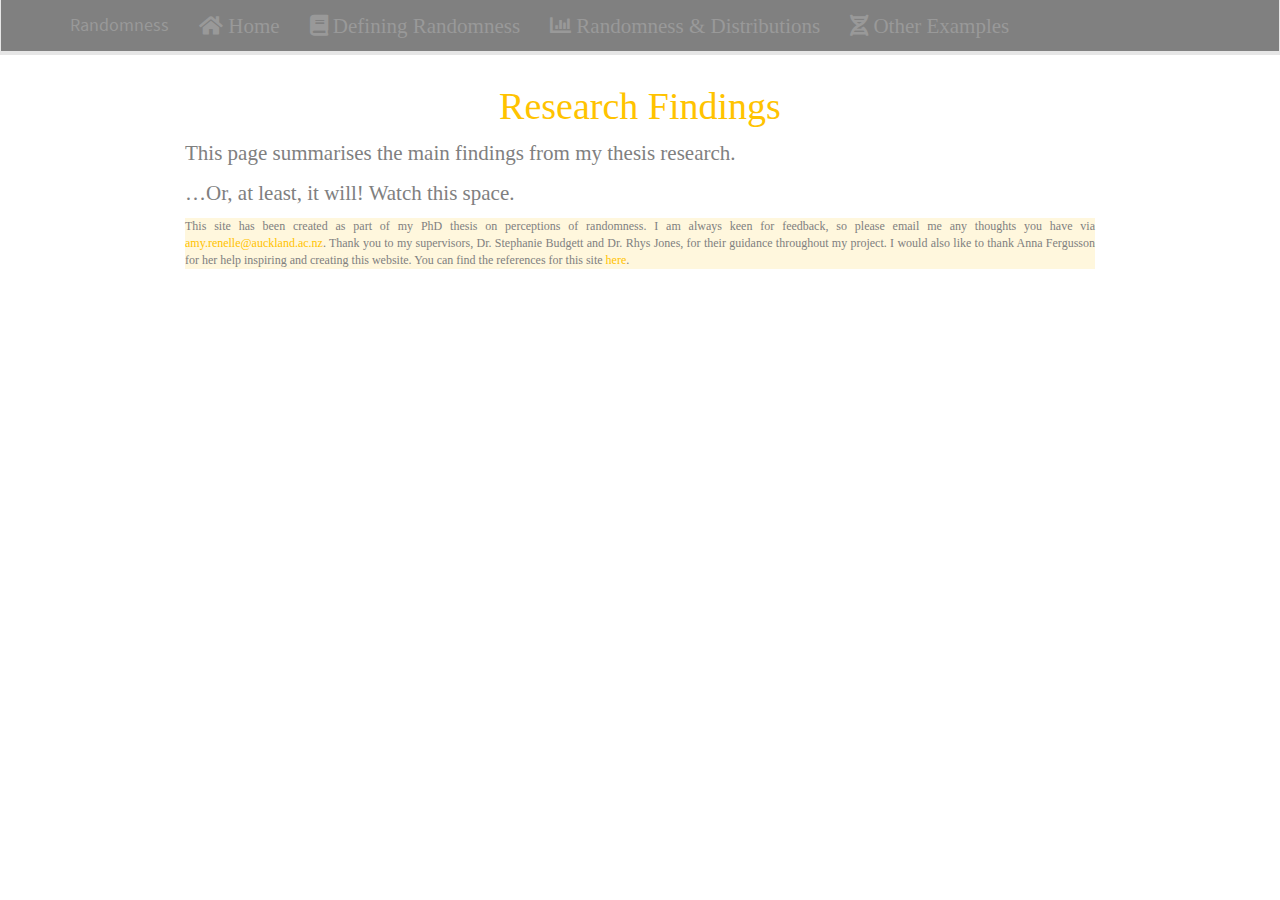
<file: docs/Findings.html>
<!DOCTYPE html>

<html>

<head>

<meta charset="utf-8" />
<meta name="generator" content="pandoc" />
<meta http-equiv="X-UA-Compatible" content="IE=EDGE" />




<title>Research Findings</title>

<script src="site_libs/header-attrs-2.9/header-attrs.js"></script>
<script src="site_libs/jquery-1.11.3/jquery.min.js"></script>
<meta name="viewport" content="width=device-width, initial-scale=1" />
<link href="site_libs/bootstrap-3.3.5/css/lumen.min.css" rel="stylesheet" />
<script src="site_libs/bootstrap-3.3.5/js/bootstrap.min.js"></script>
<script src="site_libs/bootstrap-3.3.5/shim/html5shiv.min.js"></script>
<script src="site_libs/bootstrap-3.3.5/shim/respond.min.js"></script>
<style>h1 {font-size: 34px;}
       h1.title {font-size: 38px;}
       h2 {font-size: 30px;}
       h3 {font-size: 24px;}
       h4 {font-size: 18px;}
       h5 {font-size: 16px;}
       h6 {font-size: 12px;}
       code {color: inherit; background-color: rgba(0, 0, 0, 0.04);}
       pre:not([class]) { background-color: white }</style>
<script src="site_libs/navigation-1.1/tabsets.js"></script>
<link href="site_libs/highlightjs-9.12.0/textmate.css" rel="stylesheet" />
<script src="site_libs/highlightjs-9.12.0/highlight.js"></script>
<link href="site_libs/font-awesome-5.1.0/css/all.css" rel="stylesheet" />
<link href="site_libs/font-awesome-5.1.0/css/v4-shims.css" rel="stylesheet" />

<style type="text/css">
  code{white-space: pre-wrap;}
  span.smallcaps{font-variant: small-caps;}
  span.underline{text-decoration: underline;}
  div.column{display: inline-block; vertical-align: top; width: 50%;}
  div.hanging-indent{margin-left: 1.5em; text-indent: -1.5em;}
  ul.task-list{list-style: none;}
    </style>

<style type="text/css">code{white-space: pre;}</style>
<script type="text/javascript">
if (window.hljs) {
  hljs.configure({languages: []});
  hljs.initHighlightingOnLoad();
  if (document.readyState && document.readyState === "complete") {
    window.setTimeout(function() { hljs.initHighlighting(); }, 0);
  }
}
</script>





<link rel="stylesheet" href="styles.css" type="text/css" />



<style type = "text/css">
.main-container {
  max-width: 940px;
  margin-left: auto;
  margin-right: auto;
}
img {
  max-width:100%;
}
.tabbed-pane {
  padding-top: 12px;
}
.html-widget {
  margin-bottom: 20px;
}
button.code-folding-btn:focus {
  outline: none;
}
summary {
  display: list-item;
}
pre code {
  padding: 0;
}
</style>


<style type="text/css">
.dropdown-submenu {
  position: relative;
}
.dropdown-submenu>.dropdown-menu {
  top: 0;
  left: 100%;
  margin-top: -6px;
  margin-left: -1px;
  border-radius: 0 6px 6px 6px;
}
.dropdown-submenu:hover>.dropdown-menu {
  display: block;
}
.dropdown-submenu>a:after {
  display: block;
  content: " ";
  float: right;
  width: 0;
  height: 0;
  border-color: transparent;
  border-style: solid;
  border-width: 5px 0 5px 5px;
  border-left-color: #cccccc;
  margin-top: 5px;
  margin-right: -10px;
}
.dropdown-submenu:hover>a:after {
  border-left-color: #adb5bd;
}
.dropdown-submenu.pull-left {
  float: none;
}
.dropdown-submenu.pull-left>.dropdown-menu {
  left: -100%;
  margin-left: 10px;
  border-radius: 6px 0 6px 6px;
}
</style>

<script type="text/javascript">
// manage active state of menu based on current page
$(document).ready(function () {
  // active menu anchor
  href = window.location.pathname
  href = href.substr(href.lastIndexOf('/') + 1)
  if (href === "")
    href = "index.html";
  var menuAnchor = $('a[href="' + href + '"]');

  // mark it active
  menuAnchor.tab('show');

  // if it's got a parent navbar menu mark it active as well
  menuAnchor.closest('li.dropdown').addClass('active');

  // Navbar adjustments
  var navHeight = $(".navbar").first().height() + 15;
  var style = document.createElement('style');
  var pt = "padding-top: " + navHeight + "px; ";
  var mt = "margin-top: -" + navHeight + "px; ";
  var css = "";
  // offset scroll position for anchor links (for fixed navbar)
  for (var i = 1; i <= 6; i++) {
    css += ".section h" + i + "{ " + pt + mt + "}\n";
  }
  style.innerHTML = "body {" + pt + "padding-bottom: 40px; }\n" + css;
  document.head.appendChild(style);
});
</script>

<!-- tabsets -->

<style type="text/css">
.tabset-dropdown > .nav-tabs {
  display: inline-table;
  max-height: 500px;
  min-height: 44px;
  overflow-y: auto;
  border: 1px solid #ddd;
  border-radius: 4px;
}

.tabset-dropdown > .nav-tabs > li.active:before {
  content: "";
  font-family: 'Glyphicons Halflings';
  display: inline-block;
  padding: 10px;
  border-right: 1px solid #ddd;
}

.tabset-dropdown > .nav-tabs.nav-tabs-open > li.active:before {
  content: "&#xe258;";
  border: none;
}

.tabset-dropdown > .nav-tabs.nav-tabs-open:before {
  content: "";
  font-family: 'Glyphicons Halflings';
  display: inline-block;
  padding: 10px;
  border-right: 1px solid #ddd;
}

.tabset-dropdown > .nav-tabs > li.active {
  display: block;
}

.tabset-dropdown > .nav-tabs > li > a,
.tabset-dropdown > .nav-tabs > li > a:focus,
.tabset-dropdown > .nav-tabs > li > a:hover {
  border: none;
  display: inline-block;
  border-radius: 4px;
  background-color: transparent;
}

.tabset-dropdown > .nav-tabs.nav-tabs-open > li {
  display: block;
  float: none;
}

.tabset-dropdown > .nav-tabs > li {
  display: none;
}
</style>

<!-- code folding -->




</head>

<body>


<div class="container-fluid main-container">




<div class="navbar navbar-inverse  navbar-fixed-top" role="navigation">
  <div class="container">
    <div class="navbar-header">
      <button type="button" class="navbar-toggle collapsed" data-toggle="collapse" data-target="#navbar">
        <span class="icon-bar"></span>
        <span class="icon-bar"></span>
        <span class="icon-bar"></span>
      </button>
      <a class="navbar-brand" href="index.html">Randomness</a>
    </div>
    <div id="navbar" class="navbar-collapse collapse">
      <ul class="nav navbar-nav">
        <li>
  <a href="index.html">
    <span class="fa fa-home"></span>
     
    Home
  </a>
</li>
<li>
  <a href="definition1.html">
    <span class="fa fa-book"></span>
     
    Defining Randomness
  </a>
</li>
<li>
  <a href="distributions1.html">
    <span class="fa fa-chart-bar"></span>
     
    Randomness &amp; Distributions
  </a>
</li>
<li>
  <a href="OtherExamples.html">
    <span class="fa fa-dna"></span>
     
    Other Examples
  </a>
</li>
      </ul>
      <ul class="nav navbar-nav navbar-right">
        
      </ul>
    </div><!--/.nav-collapse -->
  </div><!--/.container -->
</div><!--/.navbar -->

<div id="header">



<h1 class="title toc-ignore">Research Findings</h1>

</div>


<p>This page summarises the main findings from my thesis research.</p>
<p>…Or, at least, it will! Watch this space.</p>

<!DOCTYPE html>
<html>
<p style="font-size:12px; background: #FFF7DD;">This site has been created as part of my PhD thesis on perceptions of randomness. I am always keen for feedback, so please email me any thoughts you have via <a href = "mailto: amy.renelle@auckland.ac.nz">amy.renelle@auckland.ac.nz</a>. Thank you to my supervisors, Dr. Stephanie Budgett and Dr. Rhys Jones, for their guidance throughout my project. I would also like to thank Anna Fergusson for her help inspiring and creating this website. You can find the references for this site <a href = ".\ref1.html" target="_blank">here</a>.</p>
</html>



</div>

<script>

// add bootstrap table styles to pandoc tables
function bootstrapStylePandocTables() {
  $('tr.odd').parent('tbody').parent('table').addClass('table table-condensed');
}
$(document).ready(function () {
  bootstrapStylePandocTables();
});


</script>

<!-- tabsets -->

<script>
$(document).ready(function () {
  window.buildTabsets("TOC");
});

$(document).ready(function () {
  $('.tabset-dropdown > .nav-tabs > li').click(function () {
    $(this).parent().toggleClass('nav-tabs-open');
  });
});
</script>

<!-- code folding -->


<!-- dynamically load mathjax for compatibility with self-contained -->
<script>
  (function () {
    var script = document.createElement("script");
    script.type = "text/javascript";
    script.src  = "https://mathjax.rstudio.com/latest/MathJax.js?config=TeX-AMS-MML_HTMLorMML";
    document.getElementsByTagName("head")[0].appendChild(script);
  })();
</script>

</body>
</html>
</file>
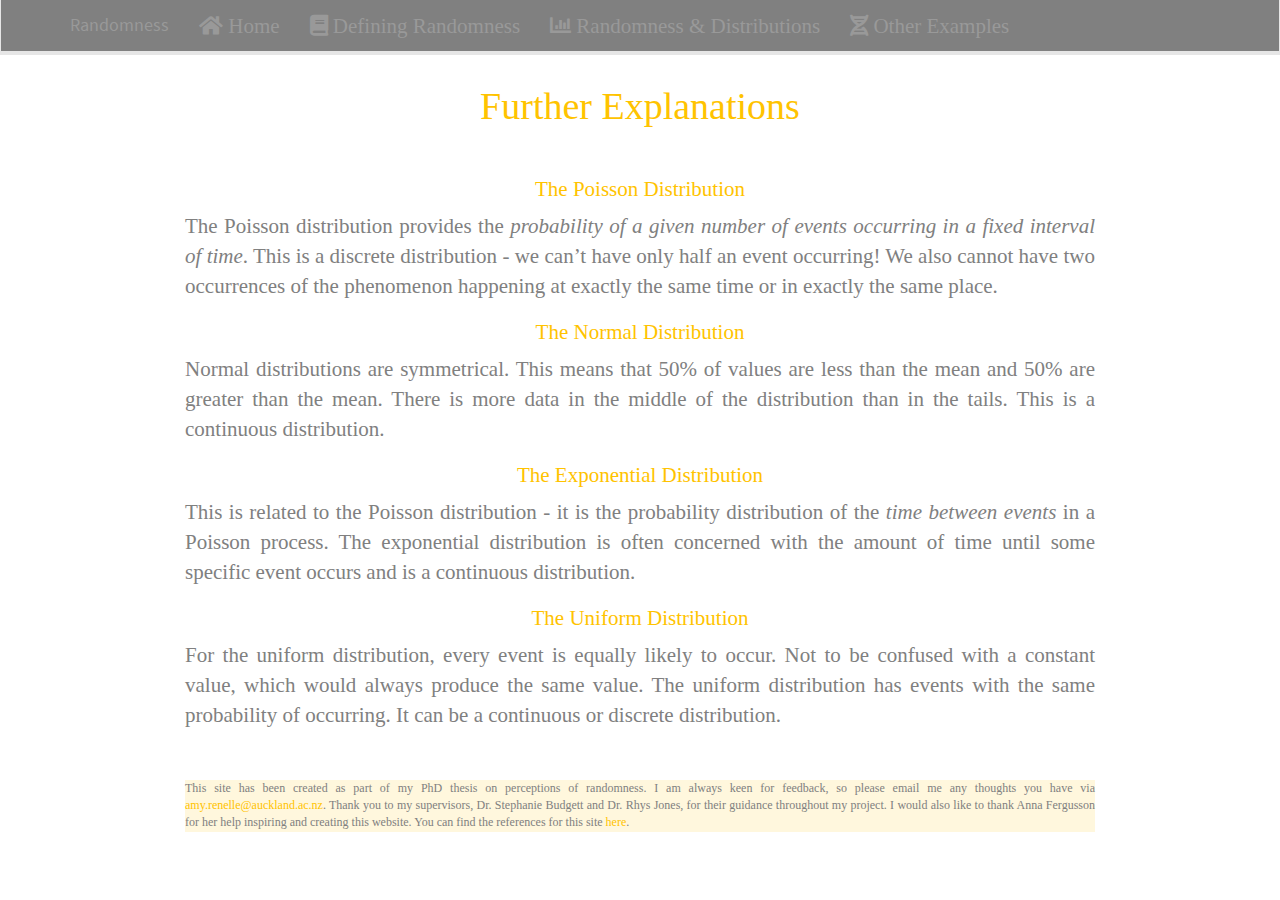
<file: docs/FurtherExplanations.html>
<!DOCTYPE html>

<html>

<head>

<meta charset="utf-8" />
<meta name="generator" content="pandoc" />
<meta http-equiv="X-UA-Compatible" content="IE=EDGE" />




<title>Further Explanations</title>

<script src="site_libs/header-attrs-2.9/header-attrs.js"></script>
<script src="site_libs/jquery-1.11.3/jquery.min.js"></script>
<meta name="viewport" content="width=device-width, initial-scale=1" />
<link href="site_libs/bootstrap-3.3.5/css/lumen.min.css" rel="stylesheet" />
<script src="site_libs/bootstrap-3.3.5/js/bootstrap.min.js"></script>
<script src="site_libs/bootstrap-3.3.5/shim/html5shiv.min.js"></script>
<script src="site_libs/bootstrap-3.3.5/shim/respond.min.js"></script>
<style>h1 {font-size: 34px;}
       h1.title {font-size: 38px;}
       h2 {font-size: 30px;}
       h3 {font-size: 24px;}
       h4 {font-size: 18px;}
       h5 {font-size: 16px;}
       h6 {font-size: 12px;}
       code {color: inherit; background-color: rgba(0, 0, 0, 0.04);}
       pre:not([class]) { background-color: white }</style>
<script src="site_libs/navigation-1.1/tabsets.js"></script>
<link href="site_libs/highlightjs-9.12.0/textmate.css" rel="stylesheet" />
<script src="site_libs/highlightjs-9.12.0/highlight.js"></script>
<link href="site_libs/font-awesome-5.1.0/css/all.css" rel="stylesheet" />
<link href="site_libs/font-awesome-5.1.0/css/v4-shims.css" rel="stylesheet" />

<style type="text/css">
  code{white-space: pre-wrap;}
  span.smallcaps{font-variant: small-caps;}
  span.underline{text-decoration: underline;}
  div.column{display: inline-block; vertical-align: top; width: 50%;}
  div.hanging-indent{margin-left: 1.5em; text-indent: -1.5em;}
  ul.task-list{list-style: none;}
    </style>

<style type="text/css">code{white-space: pre;}</style>
<script type="text/javascript">
if (window.hljs) {
  hljs.configure({languages: []});
  hljs.initHighlightingOnLoad();
  if (document.readyState && document.readyState === "complete") {
    window.setTimeout(function() { hljs.initHighlighting(); }, 0);
  }
}
</script>





<link rel="stylesheet" href="styles.css" type="text/css" />



<style type = "text/css">
.main-container {
  max-width: 940px;
  margin-left: auto;
  margin-right: auto;
}
img {
  max-width:100%;
}
.tabbed-pane {
  padding-top: 12px;
}
.html-widget {
  margin-bottom: 20px;
}
button.code-folding-btn:focus {
  outline: none;
}
summary {
  display: list-item;
}
pre code {
  padding: 0;
}
</style>


<style type="text/css">
.dropdown-submenu {
  position: relative;
}
.dropdown-submenu>.dropdown-menu {
  top: 0;
  left: 100%;
  margin-top: -6px;
  margin-left: -1px;
  border-radius: 0 6px 6px 6px;
}
.dropdown-submenu:hover>.dropdown-menu {
  display: block;
}
.dropdown-submenu>a:after {
  display: block;
  content: " ";
  float: right;
  width: 0;
  height: 0;
  border-color: transparent;
  border-style: solid;
  border-width: 5px 0 5px 5px;
  border-left-color: #cccccc;
  margin-top: 5px;
  margin-right: -10px;
}
.dropdown-submenu:hover>a:after {
  border-left-color: #adb5bd;
}
.dropdown-submenu.pull-left {
  float: none;
}
.dropdown-submenu.pull-left>.dropdown-menu {
  left: -100%;
  margin-left: 10px;
  border-radius: 6px 0 6px 6px;
}
</style>

<script type="text/javascript">
// manage active state of menu based on current page
$(document).ready(function () {
  // active menu anchor
  href = window.location.pathname
  href = href.substr(href.lastIndexOf('/') + 1)
  if (href === "")
    href = "index.html";
  var menuAnchor = $('a[href="' + href + '"]');

  // mark it active
  menuAnchor.tab('show');

  // if it's got a parent navbar menu mark it active as well
  menuAnchor.closest('li.dropdown').addClass('active');

  // Navbar adjustments
  var navHeight = $(".navbar").first().height() + 15;
  var style = document.createElement('style');
  var pt = "padding-top: " + navHeight + "px; ";
  var mt = "margin-top: -" + navHeight + "px; ";
  var css = "";
  // offset scroll position for anchor links (for fixed navbar)
  for (var i = 1; i <= 6; i++) {
    css += ".section h" + i + "{ " + pt + mt + "}\n";
  }
  style.innerHTML = "body {" + pt + "padding-bottom: 40px; }\n" + css;
  document.head.appendChild(style);
});
</script>

<!-- tabsets -->

<style type="text/css">
.tabset-dropdown > .nav-tabs {
  display: inline-table;
  max-height: 500px;
  min-height: 44px;
  overflow-y: auto;
  border: 1px solid #ddd;
  border-radius: 4px;
}

.tabset-dropdown > .nav-tabs > li.active:before {
  content: "";
  font-family: 'Glyphicons Halflings';
  display: inline-block;
  padding: 10px;
  border-right: 1px solid #ddd;
}

.tabset-dropdown > .nav-tabs.nav-tabs-open > li.active:before {
  content: "&#xe258;";
  border: none;
}

.tabset-dropdown > .nav-tabs.nav-tabs-open:before {
  content: "";
  font-family: 'Glyphicons Halflings';
  display: inline-block;
  padding: 10px;
  border-right: 1px solid #ddd;
}

.tabset-dropdown > .nav-tabs > li.active {
  display: block;
}

.tabset-dropdown > .nav-tabs > li > a,
.tabset-dropdown > .nav-tabs > li > a:focus,
.tabset-dropdown > .nav-tabs > li > a:hover {
  border: none;
  display: inline-block;
  border-radius: 4px;
  background-color: transparent;
}

.tabset-dropdown > .nav-tabs.nav-tabs-open > li {
  display: block;
  float: none;
}

.tabset-dropdown > .nav-tabs > li {
  display: none;
}
</style>

<!-- code folding -->




</head>

<body>


<div class="container-fluid main-container">




<div class="navbar navbar-inverse  navbar-fixed-top" role="navigation">
  <div class="container">
    <div class="navbar-header">
      <button type="button" class="navbar-toggle collapsed" data-toggle="collapse" data-target="#navbar">
        <span class="icon-bar"></span>
        <span class="icon-bar"></span>
        <span class="icon-bar"></span>
      </button>
      <a class="navbar-brand" href="index.html">Randomness</a>
    </div>
    <div id="navbar" class="navbar-collapse collapse">
      <ul class="nav navbar-nav">
        <li>
  <a href="index.html">
    <span class="fa fa-home"></span>
     
    Home
  </a>
</li>
<li>
  <a href="definition1.html">
    <span class="fa fa-book"></span>
     
    Defining Randomness
  </a>
</li>
<li>
  <a href="distributions1.html">
    <span class="fa fa-chart-bar"></span>
     
    Randomness &amp; Distributions
  </a>
</li>
<li>
  <a href="OtherExamples.html">
    <span class="fa fa-dna"></span>
     
    Other Examples
  </a>
</li>
      </ul>
      <ul class="nav navbar-nav navbar-right">
        
      </ul>
    </div><!--/.nav-collapse -->
  </div><!--/.container -->
</div><!--/.navbar -->

<div id="header">



<h1 class="title toc-ignore">Further Explanations</h1>

</div>


<br>
<h2>
The Poisson Distribution
</h2>
<p>The Poisson distribution provides the <em>probability of a given number of events occurring in a fixed interval of time</em>. This is a discrete distribution - we can’t have only half an event occurring! We also cannot have two occurrences of the phenomenon happening at exactly the same time or in exactly the same place.</p>
<h2>
The Normal Distribution
</h2>
<p>Normal distributions are symmetrical. This means that 50% of values are less than the mean and 50% are greater than the mean. There is more data in the middle of the distribution than in the tails. This is a continuous distribution.</p>
<h2>
The Exponential Distribution
</h2>
<p>This is related to the Poisson distribution - it is the probability distribution of the <em>time between events</em> in a Poisson process. The exponential distribution is often concerned with the amount of time until some specific event occurs and is a continuous distribution.</p>
<h2>
The Uniform Distribution
</h2>
<p>For the uniform distribution, every event is equally likely to occur. Not to be confused with a constant value, which would always produce the same value. The uniform distribution has events with the same probability of occurring. It can be a continuous or discrete distribution.</p>
<p><br></p>

<!DOCTYPE html>
<html>
<p style="font-size:12px; background: #FFF7DD;">This site has been created as part of my PhD thesis on perceptions of randomness. I am always keen for feedback, so please email me any thoughts you have via <a href = "mailto: amy.renelle@auckland.ac.nz">amy.renelle@auckland.ac.nz</a>. Thank you to my supervisors, Dr. Stephanie Budgett and Dr. Rhys Jones, for their guidance throughout my project. I would also like to thank Anna Fergusson for her help inspiring and creating this website. You can find the references for this site <a href = ".\ref1.html" target="_blank">here</a>.</p>
</html>



</div>

<script>

// add bootstrap table styles to pandoc tables
function bootstrapStylePandocTables() {
  $('tr.odd').parent('tbody').parent('table').addClass('table table-condensed');
}
$(document).ready(function () {
  bootstrapStylePandocTables();
});


</script>

<!-- tabsets -->

<script>
$(document).ready(function () {
  window.buildTabsets("TOC");
});

$(document).ready(function () {
  $('.tabset-dropdown > .nav-tabs > li').click(function () {
    $(this).parent().toggleClass('nav-tabs-open');
  });
});
</script>

<!-- code folding -->


<!-- dynamically load mathjax for compatibility with self-contained -->
<script>
  (function () {
    var script = document.createElement("script");
    script.type = "text/javascript";
    script.src  = "https://mathjax.rstudio.com/latest/MathJax.js?config=TeX-AMS-MML_HTMLorMML";
    document.getElementsByTagName("head")[0].appendChild(script);
  })();
</script>

</body>
</html>
</file>
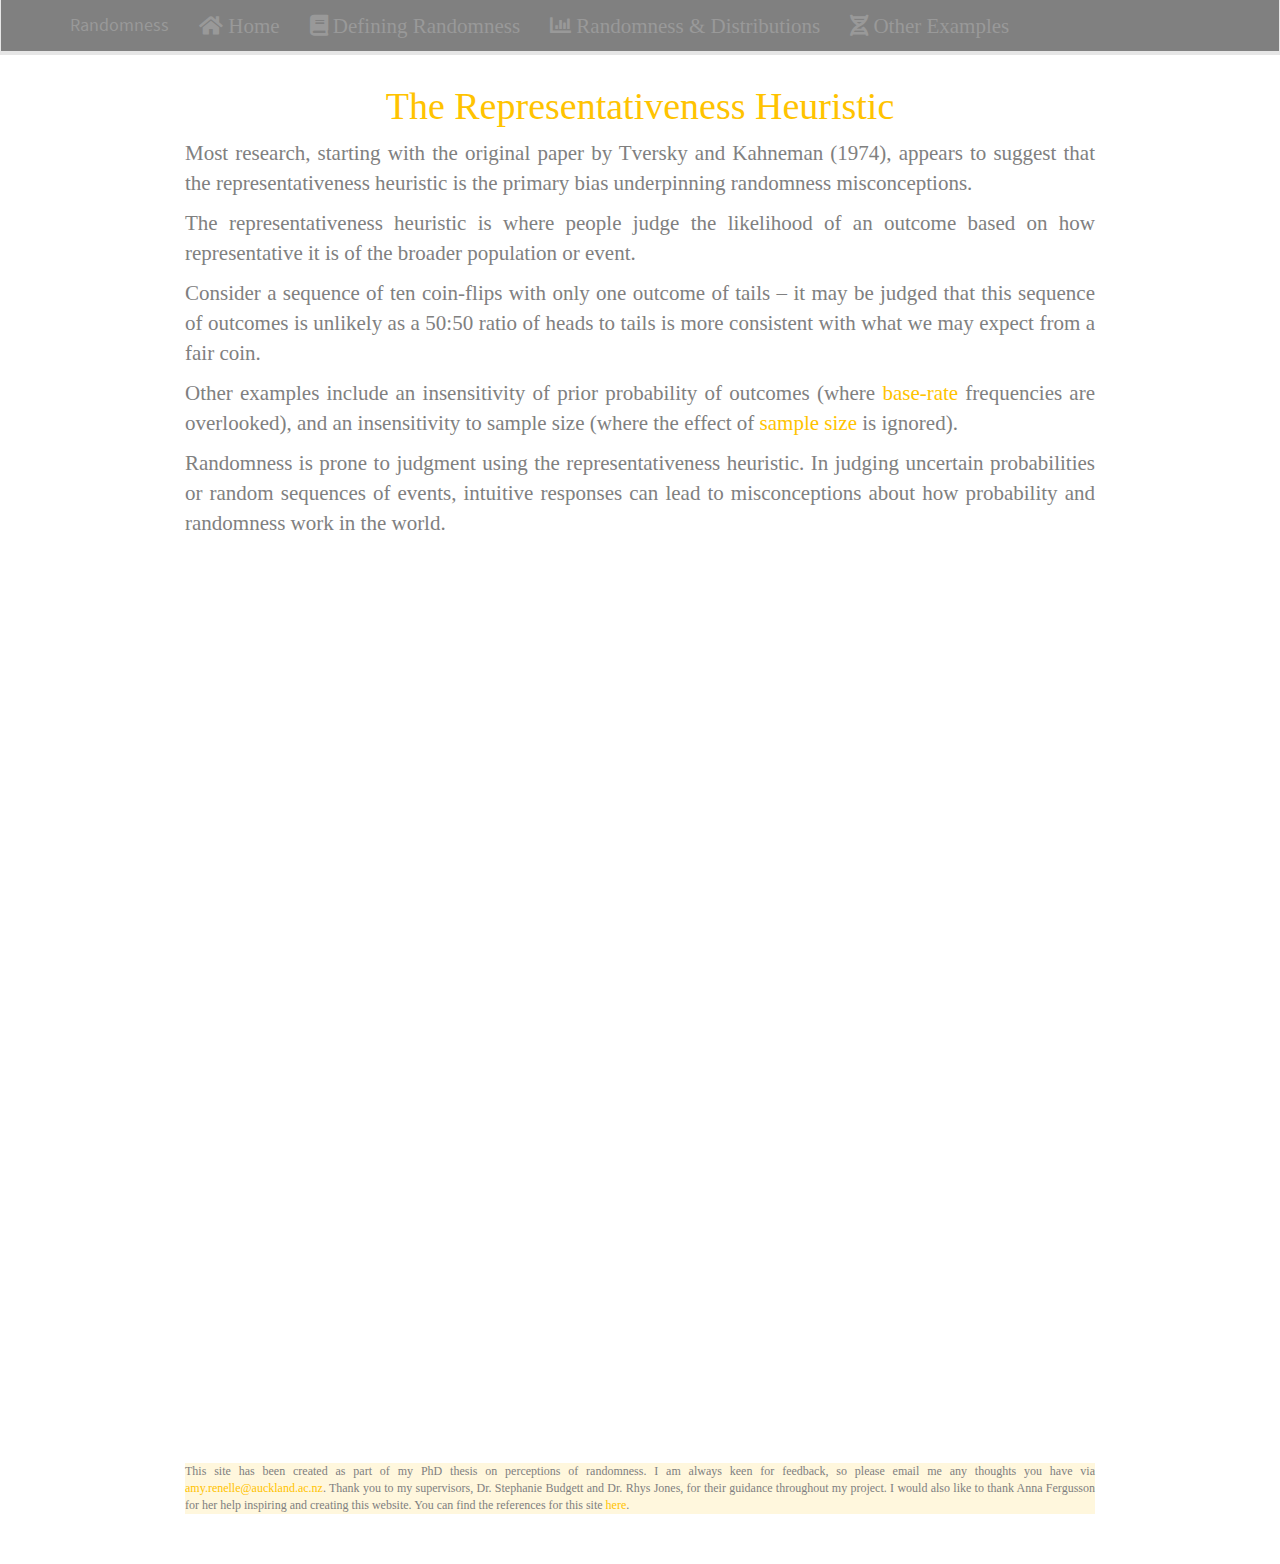
<file: docs/Representativeness.html>
<!DOCTYPE html>

<html>

<head>

<meta charset="utf-8" />
<meta name="generator" content="pandoc" />
<meta http-equiv="X-UA-Compatible" content="IE=EDGE" />




<title>The Representativeness Heuristic</title>

<script src="site_libs/header-attrs-2.9/header-attrs.js"></script>
<script src="site_libs/jquery-1.11.3/jquery.min.js"></script>
<meta name="viewport" content="width=device-width, initial-scale=1" />
<link href="site_libs/bootstrap-3.3.5/css/lumen.min.css" rel="stylesheet" />
<script src="site_libs/bootstrap-3.3.5/js/bootstrap.min.js"></script>
<script src="site_libs/bootstrap-3.3.5/shim/html5shiv.min.js"></script>
<script src="site_libs/bootstrap-3.3.5/shim/respond.min.js"></script>
<style>h1 {font-size: 34px;}
       h1.title {font-size: 38px;}
       h2 {font-size: 30px;}
       h3 {font-size: 24px;}
       h4 {font-size: 18px;}
       h5 {font-size: 16px;}
       h6 {font-size: 12px;}
       code {color: inherit; background-color: rgba(0, 0, 0, 0.04);}
       pre:not([class]) { background-color: white }</style>
<script src="site_libs/navigation-1.1/tabsets.js"></script>
<link href="site_libs/highlightjs-9.12.0/textmate.css" rel="stylesheet" />
<script src="site_libs/highlightjs-9.12.0/highlight.js"></script>
<link href="site_libs/font-awesome-5.1.0/css/all.css" rel="stylesheet" />
<link href="site_libs/font-awesome-5.1.0/css/v4-shims.css" rel="stylesheet" />

<style type="text/css">
  code{white-space: pre-wrap;}
  span.smallcaps{font-variant: small-caps;}
  span.underline{text-decoration: underline;}
  div.column{display: inline-block; vertical-align: top; width: 50%;}
  div.hanging-indent{margin-left: 1.5em; text-indent: -1.5em;}
  ul.task-list{list-style: none;}
    </style>

<style type="text/css">code{white-space: pre;}</style>
<script type="text/javascript">
if (window.hljs) {
  hljs.configure({languages: []});
  hljs.initHighlightingOnLoad();
  if (document.readyState && document.readyState === "complete") {
    window.setTimeout(function() { hljs.initHighlighting(); }, 0);
  }
}
</script>





<link rel="stylesheet" href="styles.css" type="text/css" />



<style type = "text/css">
.main-container {
  max-width: 940px;
  margin-left: auto;
  margin-right: auto;
}
img {
  max-width:100%;
}
.tabbed-pane {
  padding-top: 12px;
}
.html-widget {
  margin-bottom: 20px;
}
button.code-folding-btn:focus {
  outline: none;
}
summary {
  display: list-item;
}
pre code {
  padding: 0;
}
</style>


<style type="text/css">
.dropdown-submenu {
  position: relative;
}
.dropdown-submenu>.dropdown-menu {
  top: 0;
  left: 100%;
  margin-top: -6px;
  margin-left: -1px;
  border-radius: 0 6px 6px 6px;
}
.dropdown-submenu:hover>.dropdown-menu {
  display: block;
}
.dropdown-submenu>a:after {
  display: block;
  content: " ";
  float: right;
  width: 0;
  height: 0;
  border-color: transparent;
  border-style: solid;
  border-width: 5px 0 5px 5px;
  border-left-color: #cccccc;
  margin-top: 5px;
  margin-right: -10px;
}
.dropdown-submenu:hover>a:after {
  border-left-color: #adb5bd;
}
.dropdown-submenu.pull-left {
  float: none;
}
.dropdown-submenu.pull-left>.dropdown-menu {
  left: -100%;
  margin-left: 10px;
  border-radius: 6px 0 6px 6px;
}
</style>

<script type="text/javascript">
// manage active state of menu based on current page
$(document).ready(function () {
  // active menu anchor
  href = window.location.pathname
  href = href.substr(href.lastIndexOf('/') + 1)
  if (href === "")
    href = "index.html";
  var menuAnchor = $('a[href="' + href + '"]');

  // mark it active
  menuAnchor.tab('show');

  // if it's got a parent navbar menu mark it active as well
  menuAnchor.closest('li.dropdown').addClass('active');

  // Navbar adjustments
  var navHeight = $(".navbar").first().height() + 15;
  var style = document.createElement('style');
  var pt = "padding-top: " + navHeight + "px; ";
  var mt = "margin-top: -" + navHeight + "px; ";
  var css = "";
  // offset scroll position for anchor links (for fixed navbar)
  for (var i = 1; i <= 6; i++) {
    css += ".section h" + i + "{ " + pt + mt + "}\n";
  }
  style.innerHTML = "body {" + pt + "padding-bottom: 40px; }\n" + css;
  document.head.appendChild(style);
});
</script>

<!-- tabsets -->

<style type="text/css">
.tabset-dropdown > .nav-tabs {
  display: inline-table;
  max-height: 500px;
  min-height: 44px;
  overflow-y: auto;
  border: 1px solid #ddd;
  border-radius: 4px;
}

.tabset-dropdown > .nav-tabs > li.active:before {
  content: "";
  font-family: 'Glyphicons Halflings';
  display: inline-block;
  padding: 10px;
  border-right: 1px solid #ddd;
}

.tabset-dropdown > .nav-tabs.nav-tabs-open > li.active:before {
  content: "&#xe258;";
  border: none;
}

.tabset-dropdown > .nav-tabs.nav-tabs-open:before {
  content: "";
  font-family: 'Glyphicons Halflings';
  display: inline-block;
  padding: 10px;
  border-right: 1px solid #ddd;
}

.tabset-dropdown > .nav-tabs > li.active {
  display: block;
}

.tabset-dropdown > .nav-tabs > li > a,
.tabset-dropdown > .nav-tabs > li > a:focus,
.tabset-dropdown > .nav-tabs > li > a:hover {
  border: none;
  display: inline-block;
  border-radius: 4px;
  background-color: transparent;
}

.tabset-dropdown > .nav-tabs.nav-tabs-open > li {
  display: block;
  float: none;
}

.tabset-dropdown > .nav-tabs > li {
  display: none;
}
</style>

<!-- code folding -->




</head>

<body>


<div class="container-fluid main-container">




<div class="navbar navbar-inverse  navbar-fixed-top" role="navigation">
  <div class="container">
    <div class="navbar-header">
      <button type="button" class="navbar-toggle collapsed" data-toggle="collapse" data-target="#navbar">
        <span class="icon-bar"></span>
        <span class="icon-bar"></span>
        <span class="icon-bar"></span>
      </button>
      <a class="navbar-brand" href="index.html">Randomness</a>
    </div>
    <div id="navbar" class="navbar-collapse collapse">
      <ul class="nav navbar-nav">
        <li>
  <a href="index.html">
    <span class="fa fa-home"></span>
     
    Home
  </a>
</li>
<li>
  <a href="definition1.html">
    <span class="fa fa-book"></span>
     
    Defining Randomness
  </a>
</li>
<li>
  <a href="distributions1.html">
    <span class="fa fa-chart-bar"></span>
     
    Randomness &amp; Distributions
  </a>
</li>
<li>
  <a href="OtherExamples.html">
    <span class="fa fa-dna"></span>
     
    Other Examples
  </a>
</li>
      </ul>
      <ul class="nav navbar-nav navbar-right">
        
      </ul>
    </div><!--/.nav-collapse -->
  </div><!--/.container -->
</div><!--/.navbar -->

<div id="header">



<h1 class="title toc-ignore">The Representativeness Heuristic</h1>

</div>


<p>Most research, starting with the original paper by Tversky and Kahneman (1974), appears to suggest that the representativeness heuristic is the primary bias underpinning randomness misconceptions.</p>
<p>The representativeness heuristic is where people judge the likelihood of an outcome based on how representative it is of the broader population or event.</p>
<p>Consider a sequence of ten coin-flips with only one outcome of tails – it may be judged that this sequence of outcomes is unlikely as a 50:50 ratio of heads to tails is more consistent with what we may expect from a fair coin.</p>
<p>Other examples include an insensitivity of prior probability of outcomes (where <a href = "https://thedecisionlab.com/biases/base-rate-fallacy/" target = "blank">base-rate</a> frequencies are overlooked), and an insensitivity to sample size (where the effect of <a href = https://fs.blog/2013/05/mental-model-bias-from-insensitivity-to-sample-size/ target = "blank">sample size</a> is ignored).</p>
<p>Randomness is prone to judgment using the representativeness heuristic. In judging uncertain probabilities or random sequences of events, intuitive responses can lead to misconceptions about how probability and randomness work in the world.</p>
<div class="interact_responsive_padding" style="padding:100% 0 0 0;position:relative;margin-bottom:5px;">
<div class="interact_responsive_wrapper" style="height:100%;left:0;position:absolute;top:0;width:100%;">
<iframe id="interactApp60a2f7ea7e99a30017369ce9" width="100%" height="100%" style="border:none;max-width:100%;margin:0;" allowTransparency="true" frameborder="0" src="https://quiz.tryinteract.com/#/60a2f7ea7e99a30017369ce9/q/1?method=iframe&amp;mobile=1">
</iframe>
</div>
</div>

<!DOCTYPE html>
<html>
<p style="font-size:12px; background: #FFF7DD;">This site has been created as part of my PhD thesis on perceptions of randomness. I am always keen for feedback, so please email me any thoughts you have via <a href = "mailto: amy.renelle@auckland.ac.nz">amy.renelle@auckland.ac.nz</a>. Thank you to my supervisors, Dr. Stephanie Budgett and Dr. Rhys Jones, for their guidance throughout my project. I would also like to thank Anna Fergusson for her help inspiring and creating this website. You can find the references for this site <a href = ".\ref1.html" target="_blank">here</a>.</p>
</html>



</div>

<script>

// add bootstrap table styles to pandoc tables
function bootstrapStylePandocTables() {
  $('tr.odd').parent('tbody').parent('table').addClass('table table-condensed');
}
$(document).ready(function () {
  bootstrapStylePandocTables();
});


</script>

<!-- tabsets -->

<script>
$(document).ready(function () {
  window.buildTabsets("TOC");
});

$(document).ready(function () {
  $('.tabset-dropdown > .nav-tabs > li').click(function () {
    $(this).parent().toggleClass('nav-tabs-open');
  });
});
</script>

<!-- code folding -->


<!-- dynamically load mathjax for compatibility with self-contained -->
<script>
  (function () {
    var script = document.createElement("script");
    script.type = "text/javascript";
    script.src  = "https://mathjax.rstudio.com/latest/MathJax.js?config=TeX-AMS-MML_HTMLorMML";
    document.getElementsByTagName("head")[0].appendChild(script);
  })();
</script>

</body>
</html>
</file>
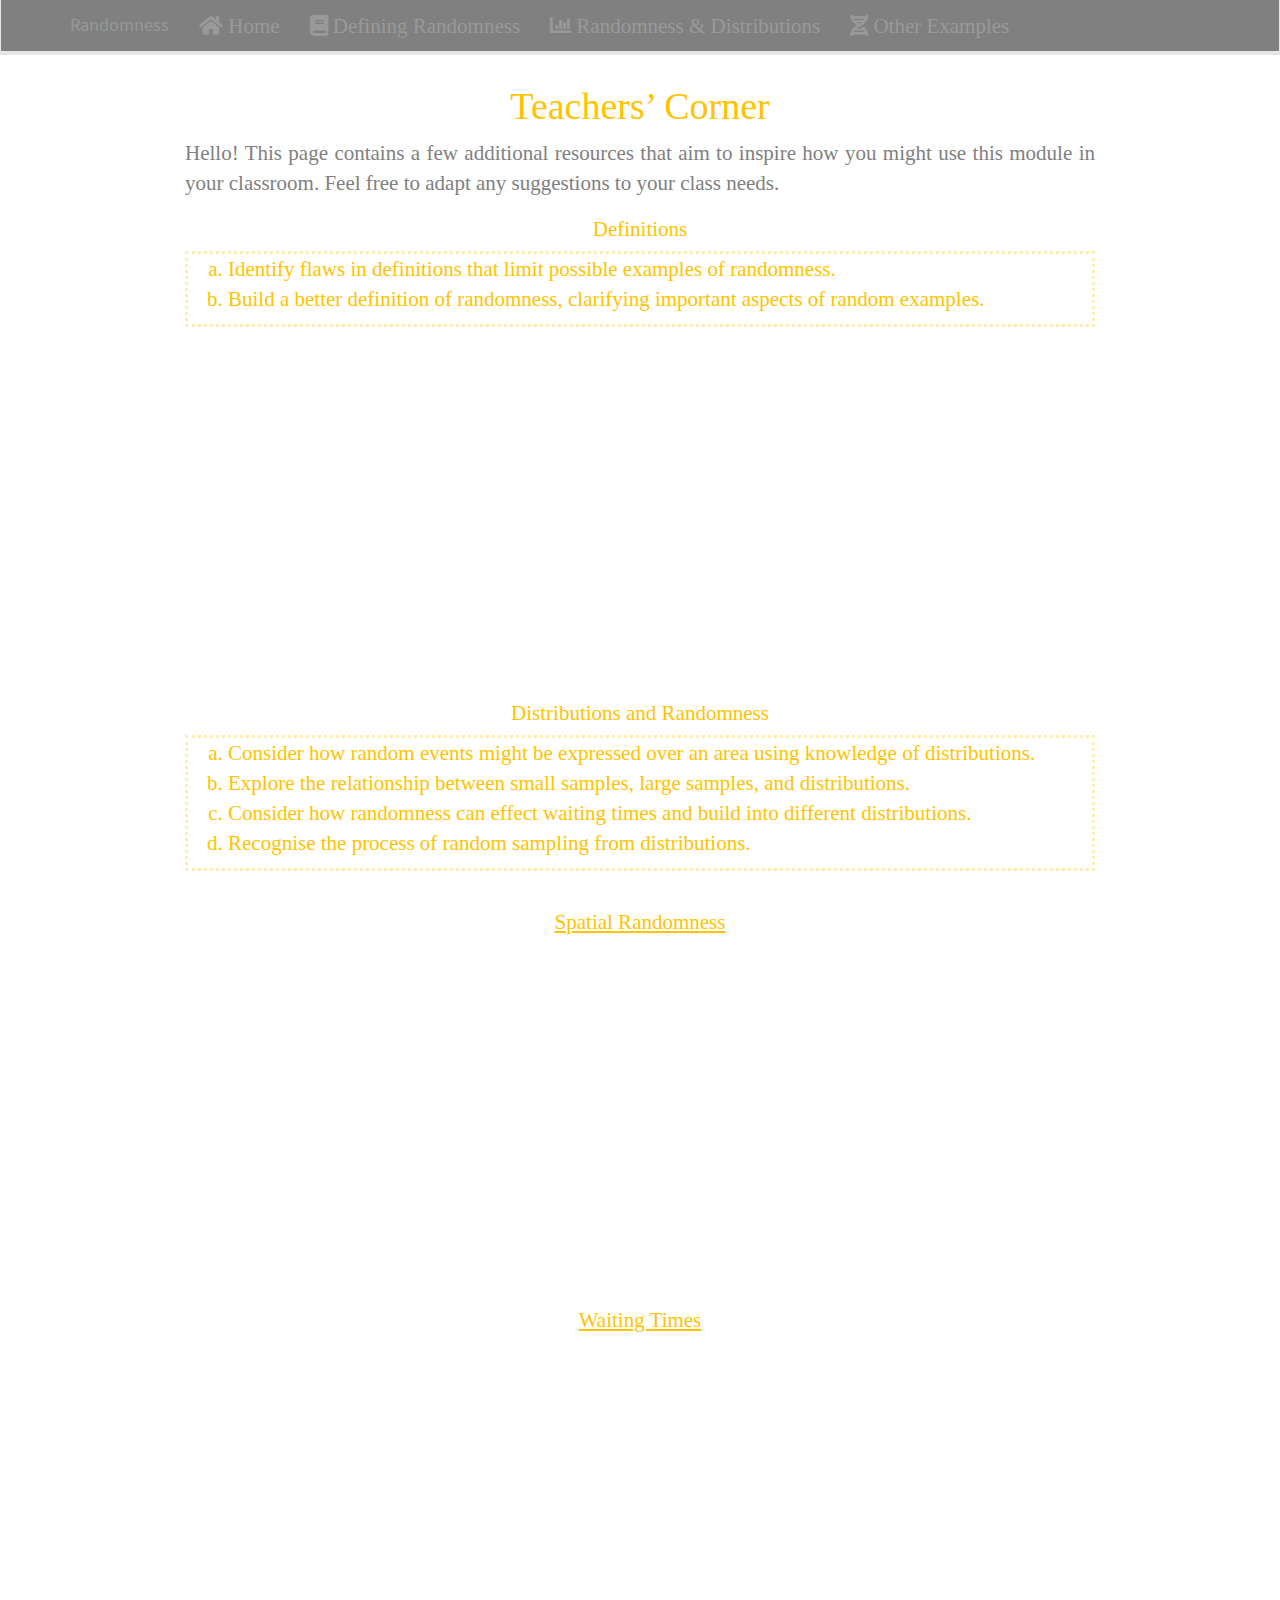
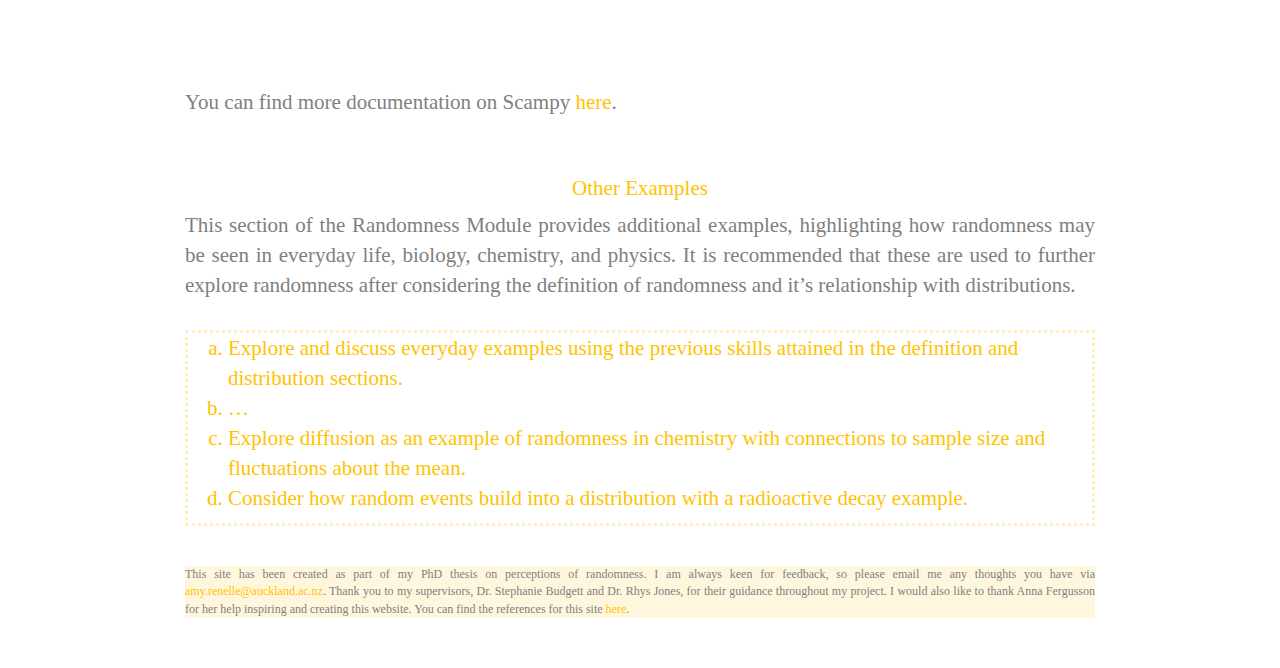
<file: docs/Teachers.html>
<!DOCTYPE html>

<html>

<head>

<meta charset="utf-8" />
<meta name="generator" content="pandoc" />
<meta http-equiv="X-UA-Compatible" content="IE=EDGE" />




<title>Teachers’ Corner</title>

<script src="site_libs/header-attrs-2.9/header-attrs.js"></script>
<script src="site_libs/jquery-1.11.3/jquery.min.js"></script>
<meta name="viewport" content="width=device-width, initial-scale=1" />
<link href="site_libs/bootstrap-3.3.5/css/lumen.min.css" rel="stylesheet" />
<script src="site_libs/bootstrap-3.3.5/js/bootstrap.min.js"></script>
<script src="site_libs/bootstrap-3.3.5/shim/html5shiv.min.js"></script>
<script src="site_libs/bootstrap-3.3.5/shim/respond.min.js"></script>
<style>h1 {font-size: 34px;}
       h1.title {font-size: 38px;}
       h2 {font-size: 30px;}
       h3 {font-size: 24px;}
       h4 {font-size: 18px;}
       h5 {font-size: 16px;}
       h6 {font-size: 12px;}
       code {color: inherit; background-color: rgba(0, 0, 0, 0.04);}
       pre:not([class]) { background-color: white }</style>
<script src="site_libs/navigation-1.1/tabsets.js"></script>
<link href="site_libs/highlightjs-9.12.0/textmate.css" rel="stylesheet" />
<script src="site_libs/highlightjs-9.12.0/highlight.js"></script>
<link href="site_libs/font-awesome-5.1.0/css/all.css" rel="stylesheet" />
<link href="site_libs/font-awesome-5.1.0/css/v4-shims.css" rel="stylesheet" />

<style type="text/css">
  code{white-space: pre-wrap;}
  span.smallcaps{font-variant: small-caps;}
  span.underline{text-decoration: underline;}
  div.column{display: inline-block; vertical-align: top; width: 50%;}
  div.hanging-indent{margin-left: 1.5em; text-indent: -1.5em;}
  ul.task-list{list-style: none;}
    </style>

<style type="text/css">code{white-space: pre;}</style>
<script type="text/javascript">
if (window.hljs) {
  hljs.configure({languages: []});
  hljs.initHighlightingOnLoad();
  if (document.readyState && document.readyState === "complete") {
    window.setTimeout(function() { hljs.initHighlighting(); }, 0);
  }
}
</script>





<link rel="stylesheet" href="styles.css" type="text/css" />



<style type = "text/css">
.main-container {
  max-width: 940px;
  margin-left: auto;
  margin-right: auto;
}
img {
  max-width:100%;
}
.tabbed-pane {
  padding-top: 12px;
}
.html-widget {
  margin-bottom: 20px;
}
button.code-folding-btn:focus {
  outline: none;
}
summary {
  display: list-item;
}
pre code {
  padding: 0;
}
</style>


<style type="text/css">
.dropdown-submenu {
  position: relative;
}
.dropdown-submenu>.dropdown-menu {
  top: 0;
  left: 100%;
  margin-top: -6px;
  margin-left: -1px;
  border-radius: 0 6px 6px 6px;
}
.dropdown-submenu:hover>.dropdown-menu {
  display: block;
}
.dropdown-submenu>a:after {
  display: block;
  content: " ";
  float: right;
  width: 0;
  height: 0;
  border-color: transparent;
  border-style: solid;
  border-width: 5px 0 5px 5px;
  border-left-color: #cccccc;
  margin-top: 5px;
  margin-right: -10px;
}
.dropdown-submenu:hover>a:after {
  border-left-color: #adb5bd;
}
.dropdown-submenu.pull-left {
  float: none;
}
.dropdown-submenu.pull-left>.dropdown-menu {
  left: -100%;
  margin-left: 10px;
  border-radius: 6px 0 6px 6px;
}
</style>

<script type="text/javascript">
// manage active state of menu based on current page
$(document).ready(function () {
  // active menu anchor
  href = window.location.pathname
  href = href.substr(href.lastIndexOf('/') + 1)
  if (href === "")
    href = "index.html";
  var menuAnchor = $('a[href="' + href + '"]');

  // mark it active
  menuAnchor.tab('show');

  // if it's got a parent navbar menu mark it active as well
  menuAnchor.closest('li.dropdown').addClass('active');

  // Navbar adjustments
  var navHeight = $(".navbar").first().height() + 15;
  var style = document.createElement('style');
  var pt = "padding-top: " + navHeight + "px; ";
  var mt = "margin-top: -" + navHeight + "px; ";
  var css = "";
  // offset scroll position for anchor links (for fixed navbar)
  for (var i = 1; i <= 6; i++) {
    css += ".section h" + i + "{ " + pt + mt + "}\n";
  }
  style.innerHTML = "body {" + pt + "padding-bottom: 40px; }\n" + css;
  document.head.appendChild(style);
});
</script>

<!-- tabsets -->

<style type="text/css">
.tabset-dropdown > .nav-tabs {
  display: inline-table;
  max-height: 500px;
  min-height: 44px;
  overflow-y: auto;
  border: 1px solid #ddd;
  border-radius: 4px;
}

.tabset-dropdown > .nav-tabs > li.active:before {
  content: "";
  font-family: 'Glyphicons Halflings';
  display: inline-block;
  padding: 10px;
  border-right: 1px solid #ddd;
}

.tabset-dropdown > .nav-tabs.nav-tabs-open > li.active:before {
  content: "&#xe258;";
  border: none;
}

.tabset-dropdown > .nav-tabs.nav-tabs-open:before {
  content: "";
  font-family: 'Glyphicons Halflings';
  display: inline-block;
  padding: 10px;
  border-right: 1px solid #ddd;
}

.tabset-dropdown > .nav-tabs > li.active {
  display: block;
}

.tabset-dropdown > .nav-tabs > li > a,
.tabset-dropdown > .nav-tabs > li > a:focus,
.tabset-dropdown > .nav-tabs > li > a:hover {
  border: none;
  display: inline-block;
  border-radius: 4px;
  background-color: transparent;
}

.tabset-dropdown > .nav-tabs.nav-tabs-open > li {
  display: block;
  float: none;
}

.tabset-dropdown > .nav-tabs > li {
  display: none;
}
</style>

<!-- code folding -->




</head>

<body>


<div class="container-fluid main-container">




<div class="navbar navbar-inverse  navbar-fixed-top" role="navigation">
  <div class="container">
    <div class="navbar-header">
      <button type="button" class="navbar-toggle collapsed" data-toggle="collapse" data-target="#navbar">
        <span class="icon-bar"></span>
        <span class="icon-bar"></span>
        <span class="icon-bar"></span>
      </button>
      <a class="navbar-brand" href="index.html">Randomness</a>
    </div>
    <div id="navbar" class="navbar-collapse collapse">
      <ul class="nav navbar-nav">
        <li>
  <a href="index.html">
    <span class="fa fa-home"></span>
     
    Home
  </a>
</li>
<li>
  <a href="definition1.html">
    <span class="fa fa-book"></span>
     
    Defining Randomness
  </a>
</li>
<li>
  <a href="distributions1.html">
    <span class="fa fa-chart-bar"></span>
     
    Randomness &amp; Distributions
  </a>
</li>
<li>
  <a href="OtherExamples.html">
    <span class="fa fa-dna"></span>
     
    Other Examples
  </a>
</li>
      </ul>
      <ul class="nav navbar-nav navbar-right">
        
      </ul>
    </div><!--/.nav-collapse -->
  </div><!--/.container -->
</div><!--/.navbar -->

<div id="header">



<h1 class="title toc-ignore">Teachers’ Corner</h1>

</div>


<p>Hello! This page contains a few additional resources that aim to inspire how you might use this module in your classroom. Feel free to adapt any suggestions to your class needs.</p>
<h2>
Definitions
</h2>
<div style="border: medium dotted #FFEDB1;">
<ol>
<li>
Identify flaws in definitions that limit possible examples of randomness.
</li>
<li>
Build a better definition of randomness, clarifying important aspects of random examples.
</li>
</ol>
</div>
<br>
<center>
<iframe width="560" height="315" src="https://www.youtube.com/embed/iGc6arzHIoY" title="YouTube video player" frameborder="0" allow="accelerometer; autoplay; clipboard-write; encrypted-media; gyroscope; picture-in-picture" allowfullscreen>
</iframe>
</center>
<br>
<h2>
Distributions and Randomness
</h2>
<div style="border: medium dotted #FFEDB1;">
<ol>
<li>
Consider how random events might be expressed over an area using knowledge of distributions.
</li>
<li>
Explore the relationship between small samples, large samples, and distributions.
</li>
<li>
Consider how randomness can effect waiting times and build into different distributions.
</li>
<li>
Recognise the process of random sampling from distributions.
</li>
</ol>
</div>
<br>
<h3 style="text-align: center;">
Spatial Randomness
</h3>
<center>
<iframe width="560" height="315" src="https://www.youtube.com/embed/vvcfloq8KaU" title="YouTube video player" frameborder="0" allow="accelerometer; autoplay; clipboard-write; encrypted-media; gyroscope; picture-in-picture" allowfullscreen>
</iframe>
</center>
<p><br></p>
<h3 style="text-align: center;">
Waiting Times
</h3>
<center>
<iframe width="560" height="315" src="https://www.youtube.com/embed/6_zhAPdi8Uk" title="YouTube video player" frameborder="0" allow="accelerometer; autoplay; clipboard-write; encrypted-media; gyroscope; picture-in-picture" allowfullscreen>
</iframe>
</center>
<p><br> You can find more documentation on Scampy <a href = https://new.censusatschool.org.nz/wp-content/uploads/2019/09/scampy_documentation.pdf target = "_blank">here</a>.</p>
<p><br></p>
<h2>
Other Examples
</h2>
<p>
This section of the Randomness Module provides additional examples, highlighting how randomness may be seen in everyday life, biology, chemistry, and physics. It is recommended that these are used to further explore randomness after considering the definition of randomness and it’s relationship with distributions.
</p>
<br>
<div style="border: medium dotted #FFEDB1;">
<ol>
<li>
Explore and discuss everyday examples using the previous skills attained in the definition and distribution sections.
</li>
<li>
…
</li>
<li>
Explore diffusion as an example of randomness in chemistry with connections to sample size and fluctuations about the mean.
</li>
<li>
Consider how random events build into a distribution with a radioactive decay example.
</li>
</ol>
</div>
<p><br></p>

<!DOCTYPE html>
<html>
<p style="font-size:12px; background: #FFF7DD;">This site has been created as part of my PhD thesis on perceptions of randomness. I am always keen for feedback, so please email me any thoughts you have via <a href = "mailto: amy.renelle@auckland.ac.nz">amy.renelle@auckland.ac.nz</a>. Thank you to my supervisors, Dr. Stephanie Budgett and Dr. Rhys Jones, for their guidance throughout my project. I would also like to thank Anna Fergusson for her help inspiring and creating this website. You can find the references for this site <a href = ".\ref1.html" target="_blank">here</a>.</p>
</html>



</div>

<script>

// add bootstrap table styles to pandoc tables
function bootstrapStylePandocTables() {
  $('tr.odd').parent('tbody').parent('table').addClass('table table-condensed');
}
$(document).ready(function () {
  bootstrapStylePandocTables();
});


</script>

<!-- tabsets -->

<script>
$(document).ready(function () {
  window.buildTabsets("TOC");
});

$(document).ready(function () {
  $('.tabset-dropdown > .nav-tabs > li').click(function () {
    $(this).parent().toggleClass('nav-tabs-open');
  });
});
</script>

<!-- code folding -->


<!-- dynamically load mathjax for compatibility with self-contained -->
<script>
  (function () {
    var script = document.createElement("script");
    script.type = "text/javascript";
    script.src  = "https://mathjax.rstudio.com/latest/MathJax.js?config=TeX-AMS-MML_HTMLorMML";
    document.getElementsByTagName("head")[0].appendChild(script);
  })();
</script>

</body>
</html>
</file>
<file: docs/site_libs/highlightjs-9.12.0/textmate.css>
.hljs-literal {
  color: rgb(88, 72, 246);
}

.hljs-number {
  color: rgb(0, 0, 205);
}

.hljs-comment {
  color: rgb(76, 136, 107);
}

.hljs-keyword {
  color: rgb(0, 0, 255);
}

.hljs-string {
  color: rgb(3, 106, 7);
}
</file>
<file: docs/styles.css>
body {
  background-color: white;
}

.navbar-inverse {
  background-color: gray;
}

h1 {
  text-align: center;
  color: #FFC300;
  font-family: "Tahoma";
  font-weight: 100;
  font-size: 300%;
}

h2 {
  text-align: center;
  color: #FFC300;
  font-family: "Tahoma";
  font-weight: 100;
  font-size: 150%;
}

h3 {
  color: #FFC300;
  font-family: "Tahoma";
  font-weight: 100;
  font-size: 150%;
  text-decoration: underline;
}

p {
  color: gray;
  font-family: "Tahoma";
  font-weight: 100;
  font-size: 150%;
  text-align: justify;
}

.list-item {
  color: gray;
  font-family: "Tahoma";
  font-weight: 100;
  font-size: 100%;
  text-align: center;
  margin: auto;
}

.list-item-b {
  color: gray;
  font-family: "Tahoma";
  font-weight: 100;
  font-size: 65%;
  text-align: center;
  float: left;
  margin: auto;
}

table, th, td {
  color: gray;
  font-family: "Tahoma";
  font-weight: 100;
  border: 1px gray;
  border-collapse: collapse;
  text-align: center;
  vertical-align: middle;
}

th{
  font-weight: bold;
}

label {
  color: gray;
  font-family: "Tahoma";
  font-weight: 100;
  font-size: 150%;
  text-align: justify;
}

ul {
  list-style-type: circle;
  color: gray;
  font-family: "Tahoma";
  font-weight: 100;
  font-size: 150%;
}

ol {
  list-style-type: lower-alpha;
  color: #FFC300;
  font-family: "Tahoma";
  font-weight: 100;
  font-size: 150%;
}

.center {
  text-align: center;
}

iframe {
  display: block;
  border-style:none;
}

a { 
  color: #FFC300;
}

a:hover {
  color: #FFC300;
}

.img-left {
  float: left;
  margin-right: 1em;
}

.nav-pills>li:nth-child(even) {
    background-color: white;
    text-align: center;
    font-size: 80%;
    vertical-align: middle;
    display: inline-block;
 }
 
.nav-pills>li:nth-child(odd) {
    background-color: white;
    text-align: center;
    font-size: 80%;
    vertical-align: middle;
    display: inline-block;
 }

.nav-pills > li.active > a, .nav-pills > li.active > a:hover, .nav-pills > li.active > a:focus {
    color: #FFC300;
    background-color: #FFF5D6;
    text-align: center;
    vertical-align: middle;
    display: inline-block;
    }
    
.nav-pills > li.active {
    background-color: white;
    }

.nav-pills > li > a:hover {
    background-color: #FFF5D6 !important;
}

.spoiler {
  visibility: hidden;
}

.spoiler::before {
  visibility: visible;
  content: "Hover to see the answer.";
  font-weight: bold;
}

.spoiler:hover {
  visibility: visible;
}

.spoiler:hover::before {
  display: none;
}
</file>
<file: docs/site_libs/sortable-rank-list-0.4.4/rank_list.css>
.default-sortable.rank-list-container {
  flex: 1 0 200px;
  background-color: transparent;
  border: 1px solid #ddd;
  padding: 10px;
  margin: 5px;
  display: flex;
  flex-flow: column nowrap;
}

.default-sortable .rank-list-title {
  flex: 0 0 auto;
}

.default-sortable .rank-list {
  flex: 1 0 auto;
  -webkit-border-radius: 3px;
  border-radius: 5px;
  background-color: white;
  margin: 5px;
  min-height: 45px;
}

.default-sortable .rank-list.rank-list-empty {
  border-style: dashed;
  border-color: #ddd;
}

.default-sortable .rank-list-item {
  border-radius: 3px;
  display: block;
  padding: 10px 15px;
  background-color: #f8f8f8;
  border: 1px solid #ddd;
  overflow: hidden;
  width: 100%;
}

.default-sortable .rank-list-item:hover:not(.disabled) {
  background-color: #ddeaf6;
  cursor: grab;
}

.default-sortable .rank-list-item.sortable-ghost {
  color: transparent;
}

.default-sortable .rank-list-item.sortable-ghost:hover:not(.disabled) {
  cursor: grabbing;
}

.default-sortable .rank-list-item.sortable-selected, .default-sortable .rank-list-item.sortable-chosen, .default-sortable .rank-list-item.sortable-ghost.sortable-chosen, .default-sortable .rank-list-item.sortable-drag {
  background-color: #75aadb;
  border: 1px solid #4d91d0;
}

.default-sortable .rank-list-item.sortable-selected:hover:not(.disabled), .default-sortable .rank-list-item.sortable-chosen:hover:not(.disabled), .default-sortable .rank-list-item.sortable-ghost.sortable-chosen:hover:not(.disabled), .default-sortable .rank-list-item.sortable-drag:hover:not(.disabled) {
  cursor: grabbing;
}

.default-sortable .rank-list-item.disabled {
  cursor: not-allowed;
}
</file>
<file: docs/site_libs/sortable-bucket-list-0.4.4/bucket_list.css>
.default-sortable.bucket-list-container {
  background-color: transparent;
  padding: 10px;
  margin: 5px;
}

.default-sortable.bucket-list {
  display: flex;
}

.default-sortable.bucket-list.bucket-list-horizontal {
  flex-direction: row;
  flex-wrap: wrap;
}

.default-sortable.bucket-list.bucket-list-vertical {
  flex-direction: column;
}

.default-sortable.bucket-list.bucket-list-vertical .rank-list-container {
  flex: 1 0 auto;
}
</file>
<file: docs/site_libs/bootstrap-3.3.5/css/lumen.min.css>
@font-face {
  font-family: 'Source Sans Pro';
  font-style: normal;
  font-weight: 300;
  src: url(fonts/SourceSansProLight.ttf) format('truetype');
}
@font-face {
  font-family: 'Source Sans Pro';
  font-style: normal;
  font-weight: 400;
  src: url(fonts/SourceSansPro.ttf) format('truetype');
}
@font-face {
  font-family: 'Source Sans Pro';
  font-style: normal;
  font-weight: 700;
  src: url(fonts/SourceSansProBold.ttf) format('truetype');
}

@font-face {
  font-family: 'Source Sans Pro';
  font-style: italic;
  font-weight: 400;
  src: url(fonts/SourceSansProItalic.ttf) format('truetype');
}

/*
 * bootswatch v3.3.6
 * Homepage: http://bootswatch.com
 * Copyright 2012-2015 Thomas Park
 * Licensed under MIT
 * Based on Bootstrap
*//*!
 * Bootstrap v3.3.6 (http://getbootstrap.com)
 * Copyright 2011-2015 Twitter, Inc.
 * Licensed under MIT (https://github.com/twbs/bootstrap/blob/master/LICENSE)
 *//*! normalize.css v3.0.3 | MIT License | github.com/necolas/normalize.css */html{font-family:sans-serif;-ms-text-size-adjust:100%;-webkit-text-size-adjust:100%}body{margin:0}article,aside,details,figcaption,figure,footer,header,hgroup,main,menu,nav,section,summary{display:block}audio,canvas,progress,video{display:inline-block;vertical-align:baseline}audio:not([controls]){display:none;height:0}[hidden],template{display:none}a{background-color:transparent}a:active,a:hover{outline:0}abbr[title]{border-bottom:1px dotted}b,strong{font-weight:bold}dfn{font-style:italic}h1{font-size:2em;margin:0.67em 0}mark{background:#ff0;color:#000}small{font-size:80%}sub,sup{font-size:75%;line-height:0;position:relative;vertical-align:baseline}sup{top:-0.5em}sub{bottom:-0.25em}img{border:0}svg:not(:root){overflow:hidden}figure{margin:1em 40px}hr{-webkit-box-sizing:content-box;-moz-box-sizing:content-box;box-sizing:content-box;height:0}pre{overflow:auto}code,kbd,pre,samp{font-family:monospace, monospace;font-size:1em}button,input,optgroup,select,textarea{color:inherit;font:inherit;margin:0}button{overflow:visible}button,select{text-transform:none}button,html input[type="button"],input[type="reset"],input[type="submit"]{-webkit-appearance:button;cursor:pointer}button[disabled],html input[disabled]{cursor:default}button::-moz-focus-inner,input::-moz-focus-inner{border:0;padding:0}input{line-height:normal}input[type="checkbox"],input[type="radio"]{-webkit-box-sizing:border-box;-moz-box-sizing:border-box;box-sizing:border-box;padding:0}input[type="number"]::-webkit-inner-spin-button,input[type="number"]::-webkit-outer-spin-button{height:auto}input[type="search"]{-webkit-appearance:textfield;-webkit-box-sizing:content-box;-moz-box-sizing:content-box;box-sizing:content-box}input[type="search"]::-webkit-search-cancel-button,input[type="search"]::-webkit-search-decoration{-webkit-appearance:none}fieldset{border:1px solid #c0c0c0;margin:0 2px;padding:0.35em 0.625em 0.75em}legend{border:0;padding:0}textarea{overflow:auto}optgroup{font-weight:bold}table{border-collapse:collapse;border-spacing:0}td,th{padding:0}/*! Source: https://github.com/h5bp/html5-boilerplate/blob/master/src/css/main.css */@media print{*,*:before,*:after{background:transparent !important;color:#000 !important;-webkit-box-shadow:none !important;box-shadow:none !important;text-shadow:none !important}a,a:visited{text-decoration:underline}a[href]:after{content:" (" attr(href) ")"}abbr[title]:after{content:" (" attr(title) ")"}a[href^="#"]:after,a[href^="javascript:"]:after{content:""}pre,blockquote{border:1px solid #999;page-break-inside:avoid}thead{display:table-header-group}tr,img{page-break-inside:avoid}img{max-width:100% !important}p,h2,h3{orphans:3;widows:3}h2,h3{page-break-after:avoid}.navbar{display:none}.btn>.caret,.dropup>.btn>.caret{border-top-color:#000 !important}.label{border:1px solid #000}.table{border-collapse:collapse !important}.table td,.table th{background-color:#fff !important}.table-bordered th,.table-bordered td{border:1px solid #ddd !important}}@font-face{font-family:'Glyphicons Halflings';src:url('../fonts/glyphicons-halflings-regular.eot');src:url('../fonts/glyphicons-halflings-regular.eot?#iefix') format('embedded-opentype'),url('../fonts/glyphicons-halflings-regular.woff') format('woff'),url('../fonts/glyphicons-halflings-regular.ttf') format('truetype'),url('../fonts/glyphicons-halflings-regular.svg#glyphicons_halflingsregular') format('svg')}.glyphicon{position:relative;top:1px;display:inline-block;font-family:'Glyphicons Halflings';font-style:normal;font-weight:normal;line-height:1;-webkit-font-smoothing:antialiased;-moz-osx-font-smoothing:grayscale}.glyphicon-asterisk:before{content:"\002a"}.glyphicon-plus:before{content:"\002b"}.glyphicon-euro:before,.glyphicon-eur:before{content:"\20ac"}.glyphicon-minus:before{content:"\2212"}.glyphicon-cloud:before{content:"\2601"}.glyphicon-envelope:before{content:"\2709"}.glyphicon-pencil:before{content:"\270f"}.glyphicon-glass:before{content:"\e001"}.glyphicon-music:before{content:"\e002"}.glyphicon-search:before{content:"\e003"}.glyphicon-heart:before{content:"\e005"}.glyphicon-star:before{content:"\e006"}.glyphicon-star-empty:before{content:"\e007"}.glyphicon-user:before{content:"\e008"}.glyphicon-film:before{content:"\e009"}.glyphicon-th-large:before{content:"\e010"}.glyphicon-th:before{content:"\e011"}.glyphicon-th-list:before{content:"\e012"}.glyphicon-ok:before{content:"\e013"}.glyphicon-remove:before{content:"\e014"}.glyphicon-zoom-in:before{content:"\e015"}.glyphicon-zoom-out:before{content:"\e016"}.glyphicon-off:before{content:"\e017"}.glyphicon-signal:before{content:"\e018"}.glyphicon-cog:before{content:"\e019"}.glyphicon-trash:before{content:"\e020"}.glyphicon-home:before{content:"\e021"}.glyphicon-file:before{content:"\e022"}.glyphicon-time:before{content:"\e023"}.glyphicon-road:before{content:"\e024"}.glyphicon-download-alt:before{content:"\e025"}.glyphicon-download:before{content:"\e026"}.glyphicon-upload:before{content:"\e027"}.glyphicon-inbox:before{content:"\e028"}.glyphicon-play-circle:before{content:"\e029"}.glyphicon-repeat:before{content:"\e030"}.glyphicon-refresh:before{content:"\e031"}.glyphicon-list-alt:before{content:"\e032"}.glyphicon-lock:before{content:"\e033"}.glyphicon-flag:before{content:"\e034"}.glyphicon-headphones:before{content:"\e035"}.glyphicon-volume-off:before{content:"\e036"}.glyphicon-volume-down:before{content:"\e037"}.glyphicon-volume-up:before{content:"\e038"}.glyphicon-qrcode:before{content:"\e039"}.glyphicon-barcode:before{content:"\e040"}.glyphicon-tag:before{content:"\e041"}.glyphicon-tags:before{content:"\e042"}.glyphicon-book:before{content:"\e043"}.glyphicon-bookmark:before{content:"\e044"}.glyphicon-print:before{content:"\e045"}.glyphicon-camera:before{content:"\e046"}.glyphicon-font:before{content:"\e047"}.glyphicon-bold:before{content:"\e048"}.glyphicon-italic:before{content:"\e049"}.glyphicon-text-height:before{content:"\e050"}.glyphicon-text-width:before{content:"\e051"}.glyphicon-align-left:before{content:"\e052"}.glyphicon-align-center:before{content:"\e053"}.glyphicon-align-right:before{content:"\e054"}.glyphicon-align-justify:before{content:"\e055"}.glyphicon-list:before{content:"\e056"}.glyphicon-indent-left:before{content:"\e057"}.glyphicon-indent-right:before{content:"\e058"}.glyphicon-facetime-video:before{content:"\e059"}.glyphicon-picture:before{content:"\e060"}.glyphicon-map-marker:before{content:"\e062"}.glyphicon-adjust:before{content:"\e063"}.glyphicon-tint:before{content:"\e064"}.glyphicon-edit:before{content:"\e065"}.glyphicon-share:before{content:"\e066"}.glyphicon-check:before{content:"\e067"}.glyphicon-move:before{content:"\e068"}.glyphicon-step-backward:before{content:"\e069"}.glyphicon-fast-backward:before{content:"\e070"}.glyphicon-backward:before{content:"\e071"}.glyphicon-play:before{content:"\e072"}.glyphicon-pause:before{content:"\e073"}.glyphicon-stop:before{content:"\e074"}.glyphicon-forward:before{content:"\e075"}.glyphicon-fast-forward:before{content:"\e076"}.glyphicon-step-forward:before{content:"\e077"}.glyphicon-eject:before{content:"\e078"}.glyphicon-chevron-left:before{content:"\e079"}.glyphicon-chevron-right:before{content:"\e080"}.glyphicon-plus-sign:before{content:"\e081"}.glyphicon-minus-sign:before{content:"\e082"}.glyphicon-remove-sign:before{content:"\e083"}.glyphicon-ok-sign:before{content:"\e084"}.glyphicon-question-sign:before{content:"\e085"}.glyphicon-info-sign:before{content:"\e086"}.glyphicon-screenshot:before{content:"\e087"}.glyphicon-remove-circle:before{content:"\e088"}.glyphicon-ok-circle:before{content:"\e089"}.glyphicon-ban-circle:before{content:"\e090"}.glyphicon-arrow-left:before{content:"\e091"}.glyphicon-arrow-right:before{content:"\e092"}.glyphicon-arrow-up:before{content:"\e093"}.glyphicon-arrow-down:before{content:"\e094"}.glyphicon-share-alt:before{content:"\e095"}.glyphicon-resize-full:before{content:"\e096"}.glyphicon-resize-small:before{content:"\e097"}.glyphicon-exclamation-sign:before{content:"\e101"}.glyphicon-gift:before{content:"\e102"}.glyphicon-leaf:before{content:"\e103"}.glyphicon-fire:before{content:"\e104"}.glyphicon-eye-open:before{content:"\e105"}.glyphicon-eye-close:before{content:"\e106"}.glyphicon-warning-sign:before{content:"\e107"}.glyphicon-plane:before{content:"\e108"}.glyphicon-calendar:before{content:"\e109"}.glyphicon-random:before{content:"\e110"}.glyphicon-comment:before{content:"\e111"}.glyphicon-magnet:before{content:"\e112"}.glyphicon-chevron-up:before{content:"\e113"}.glyphicon-chevron-down:before{content:"\e114"}.glyphicon-retweet:before{content:"\e115"}.glyphicon-shopping-cart:before{content:"\e116"}.glyphicon-folder-close:before{content:"\e117"}.glyphicon-folder-open:before{content:"\e118"}.glyphicon-resize-vertical:before{content:"\e119"}.glyphicon-resize-horizontal:before{content:"\e120"}.glyphicon-hdd:before{content:"\e121"}.glyphicon-bullhorn:before{content:"\e122"}.glyphicon-bell:before{content:"\e123"}.glyphicon-certificate:before{content:"\e124"}.glyphicon-thumbs-up:before{content:"\e125"}.glyphicon-thumbs-down:before{content:"\e126"}.glyphicon-hand-right:before{content:"\e127"}.glyphicon-hand-left:before{content:"\e128"}.glyphicon-hand-up:before{content:"\e129"}.glyphicon-hand-down:before{content:"\e130"}.glyphicon-circle-arrow-right:before{content:"\e131"}.glyphicon-circle-arrow-left:before{content:"\e132"}.glyphicon-circle-arrow-up:before{content:"\e133"}.glyphicon-circle-arrow-down:before{content:"\e134"}.glyphicon-globe:before{content:"\e135"}.glyphicon-wrench:before{content:"\e136"}.glyphicon-tasks:before{content:"\e137"}.glyphicon-filter:before{content:"\e138"}.glyphicon-briefcase:before{content:"\e139"}.glyphicon-fullscreen:before{content:"\e140"}.glyphicon-dashboard:before{content:"\e141"}.glyphicon-paperclip:before{content:"\e142"}.glyphicon-heart-empty:before{content:"\e143"}.glyphicon-link:before{content:"\e144"}.glyphicon-phone:before{content:"\e145"}.glyphicon-pushpin:before{content:"\e146"}.glyphicon-usd:before{content:"\e148"}.glyphicon-gbp:before{content:"\e149"}.glyphicon-sort:before{content:"\e150"}.glyphicon-sort-by-alphabet:before{content:"\e151"}.glyphicon-sort-by-alphabet-alt:before{content:"\e152"}.glyphicon-sort-by-order:before{content:"\e153"}.glyphicon-sort-by-order-alt:before{content:"\e154"}.glyphicon-sort-by-attributes:before{content:"\e155"}.glyphicon-sort-by-attributes-alt:before{content:"\e156"}.glyphicon-unchecked:before{content:"\e157"}.glyphicon-expand:before{content:"\e158"}.glyphicon-collapse-down:before{content:"\e159"}.glyphicon-collapse-up:before{content:"\e160"}.glyphicon-log-in:before{content:"\e161"}.glyphicon-flash:before{content:"\e162"}.glyphicon-log-out:before{content:"\e163"}.glyphicon-new-window:before{content:"\e164"}.glyphicon-record:before{content:"\e165"}.glyphicon-save:before{content:"\e166"}.glyphicon-open:before{content:"\e167"}.glyphicon-saved:before{content:"\e168"}.glyphicon-import:before{content:"\e169"}.glyphicon-export:before{content:"\e170"}.glyphicon-send:before{content:"\e171"}.glyphicon-floppy-disk:before{content:"\e172"}.glyphicon-floppy-saved:before{content:"\e173"}.glyphicon-floppy-remove:before{content:"\e174"}.glyphicon-floppy-save:before{content:"\e175"}.glyphicon-floppy-open:before{content:"\e176"}.glyphicon-credit-card:before{content:"\e177"}.glyphicon-transfer:before{content:"\e178"}.glyphicon-cutlery:before{content:"\e179"}.glyphicon-header:before{content:"\e180"}.glyphicon-compressed:before{content:"\e181"}.glyphicon-earphone:before{content:"\e182"}.glyphicon-phone-alt:before{content:"\e183"}.glyphicon-tower:before{content:"\e184"}.glyphicon-stats:before{content:"\e185"}.glyphicon-sd-video:before{content:"\e186"}.glyphicon-hd-video:before{content:"\e187"}.glyphicon-subtitles:before{content:"\e188"}.glyphicon-sound-stereo:before{content:"\e189"}.glyphicon-sound-dolby:before{content:"\e190"}.glyphicon-sound-5-1:before{content:"\e191"}.glyphicon-sound-6-1:before{content:"\e192"}.glyphicon-sound-7-1:before{content:"\e193"}.glyphicon-copyright-mark:before{content:"\e194"}.glyphicon-registration-mark:before{content:"\e195"}.glyphicon-cloud-download:before{content:"\e197"}.glyphicon-cloud-upload:before{content:"\e198"}.glyphicon-tree-conifer:before{content:"\e199"}.glyphicon-tree-deciduous:before{content:"\e200"}.glyphicon-cd:before{content:"\e201"}.glyphicon-save-file:before{content:"\e202"}.glyphicon-open-file:before{content:"\e203"}.glyphicon-level-up:before{content:"\e204"}.glyphicon-copy:before{content:"\e205"}.glyphicon-paste:before{content:"\e206"}.glyphicon-alert:before{content:"\e209"}.glyphicon-equalizer:before{content:"\e210"}.glyphicon-king:before{content:"\e211"}.glyphicon-queen:before{content:"\e212"}.glyphicon-pawn:before{content:"\e213"}.glyphicon-bishop:before{content:"\e214"}.glyphicon-knight:before{content:"\e215"}.glyphicon-baby-formula:before{content:"\e216"}.glyphicon-tent:before{content:"\26fa"}.glyphicon-blackboard:before{content:"\e218"}.glyphicon-bed:before{content:"\e219"}.glyphicon-apple:before{content:"\f8ff"}.glyphicon-erase:before{content:"\e221"}.glyphicon-hourglass:before{content:"\231b"}.glyphicon-lamp:before{content:"\e223"}.glyphicon-duplicate:before{content:"\e224"}.glyphicon-piggy-bank:before{content:"\e225"}.glyphicon-scissors:before{content:"\e226"}.glyphicon-bitcoin:before{content:"\e227"}.glyphicon-btc:before{content:"\e227"}.glyphicon-xbt:before{content:"\e227"}.glyphicon-yen:before{content:"\00a5"}.glyphicon-jpy:before{content:"\00a5"}.glyphicon-ruble:before{content:"\20bd"}.glyphicon-rub:before{content:"\20bd"}.glyphicon-scale:before{content:"\e230"}.glyphicon-ice-lolly:before{content:"\e231"}.glyphicon-ice-lolly-tasted:before{content:"\e232"}.glyphicon-education:before{content:"\e233"}.glyphicon-option-horizontal:before{content:"\e234"}.glyphicon-option-vertical:before{content:"\e235"}.glyphicon-menu-hamburger:before{content:"\e236"}.glyphicon-modal-window:before{content:"\e237"}.glyphicon-oil:before{content:"\e238"}.glyphicon-grain:before{content:"\e239"}.glyphicon-sunglasses:before{content:"\e240"}.glyphicon-text-size:before{content:"\e241"}.glyphicon-text-color:before{content:"\e242"}.glyphicon-text-background:before{content:"\e243"}.glyphicon-object-align-top:before{content:"\e244"}.glyphicon-object-align-bottom:before{content:"\e245"}.glyphicon-object-align-horizontal:before{content:"\e246"}.glyphicon-object-align-left:before{content:"\e247"}.glyphicon-object-align-vertical:before{content:"\e248"}.glyphicon-object-align-right:before{content:"\e249"}.glyphicon-triangle-right:before{content:"\e250"}.glyphicon-triangle-left:before{content:"\e251"}.glyphicon-triangle-bottom:before{content:"\e252"}.glyphicon-triangle-top:before{content:"\e253"}.glyphicon-console:before{content:"\e254"}.glyphicon-superscript:before{content:"\e255"}.glyphicon-subscript:before{content:"\e256"}.glyphicon-menu-left:before{content:"\e257"}.glyphicon-menu-right:before{content:"\e258"}.glyphicon-menu-down:before{content:"\e259"}.glyphicon-menu-up:before{content:"\e260"}*{-webkit-box-sizing:border-box;-moz-box-sizing:border-box;box-sizing:border-box}*:before,*:after{-webkit-box-sizing:border-box;-moz-box-sizing:border-box;box-sizing:border-box}html{font-size:10px;-webkit-tap-highlight-color:rgba(0,0,0,0)}body{font-family:"Source Sans Pro","Helvetica Neue",Helvetica,Arial,sans-serif;font-size:14px;line-height:1.42857143;color:#555555;background-color:#ffffff}input,button,select,textarea{font-family:inherit;font-size:inherit;line-height:inherit}a{color:#158cba;text-decoration:none}a:hover,a:focus{color:#158cba;text-decoration:underline}a:focus{outline:thin dotted;outline:5px auto -webkit-focus-ring-color;outline-offset:-2px}figure{margin:0}img{vertical-align:middle}.img-responsive,.thumbnail>img,.thumbnail a>img,.carousel-inner>.item>img,.carousel-inner>.item>a>img{display:block;max-width:100%;height:auto}.img-rounded{border-radius:5px}.img-thumbnail{padding:4px;line-height:1.42857143;background-color:#ffffff;border:1px solid #eeeeee;border-radius:4px;-webkit-transition:all .2s ease-in-out;-o-transition:all .2s ease-in-out;transition:all .2s ease-in-out;display:inline-block;max-width:100%;height:auto}.img-circle{border-radius:50%}hr{margin-top:20px;margin-bottom:20px;border:0;border-top:1px solid #eeeeee}.sr-only{position:absolute;width:1px;height:1px;margin:-1px;padding:0;overflow:hidden;clip:rect(0, 0, 0, 0);border:0}.sr-only-focusable:active,.sr-only-focusable:focus{position:static;width:auto;height:auto;margin:0;overflow:visible;clip:auto}[role="button"]{cursor:pointer}h1,h2,h3,h4,h5,h6,.h1,.h2,.h3,.h4,.h5,.h6{font-family:inherit;font-weight:400;line-height:1.1;color:#333333}h1 small,h2 small,h3 small,h4 small,h5 small,h6 small,.h1 small,.h2 small,.h3 small,.h4 small,.h5 small,.h6 small,h1 .small,h2 .small,h3 .small,h4 .small,h5 .small,h6 .small,.h1 .small,.h2 .small,.h3 .small,.h4 .small,.h5 .small,.h6 .small{font-weight:normal;line-height:1;color:#999999}h1,.h1,h2,.h2,h3,.h3{margin-top:20px;margin-bottom:10px}h1 small,.h1 small,h2 small,.h2 small,h3 small,.h3 small,h1 .small,.h1 .small,h2 .small,.h2 .small,h3 .small,.h3 .small{font-size:65%}h4,.h4,h5,.h5,h6,.h6{margin-top:10px;margin-bottom:10px}h4 small,.h4 small,h5 small,.h5 small,h6 small,.h6 small,h4 .small,.h4 .small,h5 .small,.h5 .small,h6 .small,.h6 .small{font-size:75%}h1,.h1{font-size:36px}h2,.h2{font-size:30px}h3,.h3{font-size:24px}h4,.h4{font-size:18px}h5,.h5{font-size:14px}h6,.h6{font-size:12px}p{margin:0 0 10px}.lead{margin-bottom:20px;font-size:16px;font-weight:300;line-height:1.4}@media (min-width:768px){.lead{font-size:21px}}small,.small{font-size:85%}mark,.mark{background-color:#ff851b;padding:.2em}.text-left{text-align:left}.text-right{text-align:right}.text-center{text-align:center}.text-justify{text-align:justify}.text-nowrap{white-space:nowrap}.text-lowercase{text-transform:lowercase}.text-uppercase{text-transform:uppercase}.text-capitalize{text-transform:capitalize}.text-muted{color:#999999}.text-primary{color:#158cba}a.text-primary:hover,a.text-primary:focus{color:#106a8c}.text-success{color:#ffffff}a.text-success:hover,a.text-success:focus{color:#e6e6e6}.text-info{color:#ffffff}a.text-info:hover,a.text-info:focus{color:#e6e6e6}.text-warning{color:#ffffff}a.text-warning:hover,a.text-warning:focus{color:#e6e6e6}.text-danger{color:#ffffff}a.text-danger:hover,a.text-danger:focus{color:#e6e6e6}.bg-primary{color:#fff;background-color:#158cba}a.bg-primary:hover,a.bg-primary:focus{background-color:#106a8c}.bg-success{background-color:#28b62c}a.bg-success:hover,a.bg-success:focus{background-color:#1f8c22}.bg-info{background-color:#75caeb}a.bg-info:hover,a.bg-info:focus{background-color:#48b9e5}.bg-warning{background-color:#ff851b}a.bg-warning:hover,a.bg-warning:focus{background-color:#e76b00}.bg-danger{background-color:#ff4136}a.bg-danger:hover,a.bg-danger:focus{background-color:#ff1103}.page-header{padding-bottom:9px;margin:40px 0 20px;border-bottom:1px solid #eeeeee}ul,ol{margin-top:0;margin-bottom:10px}ul ul,ol ul,ul ol,ol ol{margin-bottom:0}.list-unstyled{padding-left:0;list-style:none}.list-inline{padding-left:0;list-style:none;margin-left:-5px}.list-inline>li{display:inline-block;padding-left:5px;padding-right:5px}dl{margin-top:0;margin-bottom:20px}dt,dd{line-height:1.42857143}dt{font-weight:bold}dd{margin-left:0}@media (min-width:768px){.dl-horizontal dt{float:left;width:160px;clear:left;text-align:right;overflow:hidden;text-overflow:ellipsis;white-space:nowrap}.dl-horizontal dd{margin-left:180px}}abbr[title],abbr[data-original-title]{cursor:help;border-bottom:1px dotted #999999}.initialism{font-size:90%;text-transform:uppercase}blockquote{padding:10px 20px;margin:0 0 20px;font-size:17.5px;border-left:5px solid #eeeeee}blockquote p:last-child,blockquote ul:last-child,blockquote ol:last-child{margin-bottom:0}blockquote footer,blockquote small,blockquote .small{display:block;font-size:80%;line-height:1.42857143;color:#999999}blockquote footer:before,blockquote small:before,blockquote .small:before{content:'\2014 \00A0'}.blockquote-reverse,blockquote.pull-right{padding-right:15px;padding-left:0;border-right:5px solid #eeeeee;border-left:0;text-align:right}.blockquote-reverse footer:before,blockquote.pull-right footer:before,.blockquote-reverse small:before,blockquote.pull-right small:before,.blockquote-reverse .small:before,blockquote.pull-right .small:before{content:''}.blockquote-reverse footer:after,blockquote.pull-right footer:after,.blockquote-reverse small:after,blockquote.pull-right small:after,.blockquote-reverse .small:after,blockquote.pull-right .small:after{content:'\00A0 \2014'}address{margin-bottom:20px;font-style:normal;line-height:1.42857143}code,kbd,pre,samp{font-family:monospace}code{padding:2px 4px;font-size:90%;color:#c7254e;background-color:#f9f2f4;border-radius:4px}kbd{padding:2px 4px;font-size:90%;color:#ffffff;background-color:#333333;border-radius:2px;-webkit-box-shadow:inset 0 -1px 0 rgba(0,0,0,0.25);box-shadow:inset 0 -1px 0 rgba(0,0,0,0.25)}kbd kbd{padding:0;font-size:100%;font-weight:bold;-webkit-box-shadow:none;box-shadow:none}pre{display:block;padding:9.5px;margin:0 0 10px;font-size:13px;line-height:1.42857143;word-break:break-all;word-wrap:break-word;color:#333333;background-color:#f5f5f5;border:1px solid #cccccc;border-radius:4px}pre code{padding:0;font-size:inherit;color:inherit;white-space:pre-wrap;background-color:transparent;border-radius:0}.pre-scrollable{max-height:340px;overflow-y:scroll}.container{margin-right:auto;margin-left:auto;padding-left:15px;padding-right:15px}@media (min-width:768px){.container{width:750px}}@media (min-width:992px){.container{width:970px}}@media (min-width:1200px){.container{width:1170px}}.container-fluid{margin-right:auto;margin-left:auto;padding-left:15px;padding-right:15px}.row{margin-left:-15px;margin-right:-15px}.col-xs-1,.col-sm-1,.col-md-1,.col-lg-1,.col-xs-2,.col-sm-2,.col-md-2,.col-lg-2,.col-xs-3,.col-sm-3,.col-md-3,.col-lg-3,.col-xs-4,.col-sm-4,.col-md-4,.col-lg-4,.col-xs-5,.col-sm-5,.col-md-5,.col-lg-5,.col-xs-6,.col-sm-6,.col-md-6,.col-lg-6,.col-xs-7,.col-sm-7,.col-md-7,.col-lg-7,.col-xs-8,.col-sm-8,.col-md-8,.col-lg-8,.col-xs-9,.col-sm-9,.col-md-9,.col-lg-9,.col-xs-10,.col-sm-10,.col-md-10,.col-lg-10,.col-xs-11,.col-sm-11,.col-md-11,.col-lg-11,.col-xs-12,.col-sm-12,.col-md-12,.col-lg-12{position:relative;min-height:1px;padding-left:15px;padding-right:15px}.col-xs-1,.col-xs-2,.col-xs-3,.col-xs-4,.col-xs-5,.col-xs-6,.col-xs-7,.col-xs-8,.col-xs-9,.col-xs-10,.col-xs-11,.col-xs-12{float:left}.col-xs-12{width:100%}.col-xs-11{width:91.66666667%}.col-xs-10{width:83.33333333%}.col-xs-9{width:75%}.col-xs-8{width:66.66666667%}.col-xs-7{width:58.33333333%}.col-xs-6{width:50%}.col-xs-5{width:41.66666667%}.col-xs-4{width:33.33333333%}.col-xs-3{width:25%}.col-xs-2{width:16.66666667%}.col-xs-1{width:8.33333333%}.col-xs-pull-12{right:100%}.col-xs-pull-11{right:91.66666667%}.col-xs-pull-10{right:83.33333333%}.col-xs-pull-9{right:75%}.col-xs-pull-8{right:66.66666667%}.col-xs-pull-7{right:58.33333333%}.col-xs-pull-6{right:50%}.col-xs-pull-5{right:41.66666667%}.col-xs-pull-4{right:33.33333333%}.col-xs-pull-3{right:25%}.col-xs-pull-2{right:16.66666667%}.col-xs-pull-1{right:8.33333333%}.col-xs-pull-0{right:auto}.col-xs-push-12{left:100%}.col-xs-push-11{left:91.66666667%}.col-xs-push-10{left:83.33333333%}.col-xs-push-9{left:75%}.col-xs-push-8{left:66.66666667%}.col-xs-push-7{left:58.33333333%}.col-xs-push-6{left:50%}.col-xs-push-5{left:41.66666667%}.col-xs-push-4{left:33.33333333%}.col-xs-push-3{left:25%}.col-xs-push-2{left:16.66666667%}.col-xs-push-1{left:8.33333333%}.col-xs-push-0{left:auto}.col-xs-offset-12{margin-left:100%}.col-xs-offset-11{margin-left:91.66666667%}.col-xs-offset-10{margin-left:83.33333333%}.col-xs-offset-9{margin-left:75%}.col-xs-offset-8{margin-left:66.66666667%}.col-xs-offset-7{margin-left:58.33333333%}.col-xs-offset-6{margin-left:50%}.col-xs-offset-5{margin-left:41.66666667%}.col-xs-offset-4{margin-left:33.33333333%}.col-xs-offset-3{margin-left:25%}.col-xs-offset-2{margin-left:16.66666667%}.col-xs-offset-1{margin-left:8.33333333%}.col-xs-offset-0{margin-left:0%}@media (min-width:768px){.col-sm-1,.col-sm-2,.col-sm-3,.col-sm-4,.col-sm-5,.col-sm-6,.col-sm-7,.col-sm-8,.col-sm-9,.col-sm-10,.col-sm-11,.col-sm-12{float:left}.col-sm-12{width:100%}.col-sm-11{width:91.66666667%}.col-sm-10{width:83.33333333%}.col-sm-9{width:75%}.col-sm-8{width:66.66666667%}.col-sm-7{width:58.33333333%}.col-sm-6{width:50%}.col-sm-5{width:41.66666667%}.col-sm-4{width:33.33333333%}.col-sm-3{width:25%}.col-sm-2{width:16.66666667%}.col-sm-1{width:8.33333333%}.col-sm-pull-12{right:100%}.col-sm-pull-11{right:91.66666667%}.col-sm-pull-10{right:83.33333333%}.col-sm-pull-9{right:75%}.col-sm-pull-8{right:66.66666667%}.col-sm-pull-7{right:58.33333333%}.col-sm-pull-6{right:50%}.col-sm-pull-5{right:41.66666667%}.col-sm-pull-4{right:33.33333333%}.col-sm-pull-3{right:25%}.col-sm-pull-2{right:16.66666667%}.col-sm-pull-1{right:8.33333333%}.col-sm-pull-0{right:auto}.col-sm-push-12{left:100%}.col-sm-push-11{left:91.66666667%}.col-sm-push-10{left:83.33333333%}.col-sm-push-9{left:75%}.col-sm-push-8{left:66.66666667%}.col-sm-push-7{left:58.33333333%}.col-sm-push-6{left:50%}.col-sm-push-5{left:41.66666667%}.col-sm-push-4{left:33.33333333%}.col-sm-push-3{left:25%}.col-sm-push-2{left:16.66666667%}.col-sm-push-1{left:8.33333333%}.col-sm-push-0{left:auto}.col-sm-offset-12{margin-left:100%}.col-sm-offset-11{margin-left:91.66666667%}.col-sm-offset-10{margin-left:83.33333333%}.col-sm-offset-9{margin-left:75%}.col-sm-offset-8{margin-left:66.66666667%}.col-sm-offset-7{margin-left:58.33333333%}.col-sm-offset-6{margin-left:50%}.col-sm-offset-5{margin-left:41.66666667%}.col-sm-offset-4{margin-left:33.33333333%}.col-sm-offset-3{margin-left:25%}.col-sm-offset-2{margin-left:16.66666667%}.col-sm-offset-1{margin-left:8.33333333%}.col-sm-offset-0{margin-left:0%}}@media (min-width:992px){.col-md-1,.col-md-2,.col-md-3,.col-md-4,.col-md-5,.col-md-6,.col-md-7,.col-md-8,.col-md-9,.col-md-10,.col-md-11,.col-md-12{float:left}.col-md-12{width:100%}.col-md-11{width:91.66666667%}.col-md-10{width:83.33333333%}.col-md-9{width:75%}.col-md-8{width:66.66666667%}.col-md-7{width:58.33333333%}.col-md-6{width:50%}.col-md-5{width:41.66666667%}.col-md-4{width:33.33333333%}.col-md-3{width:25%}.col-md-2{width:16.66666667%}.col-md-1{width:8.33333333%}.col-md-pull-12{right:100%}.col-md-pull-11{right:91.66666667%}.col-md-pull-10{right:83.33333333%}.col-md-pull-9{right:75%}.col-md-pull-8{right:66.66666667%}.col-md-pull-7{right:58.33333333%}.col-md-pull-6{right:50%}.col-md-pull-5{right:41.66666667%}.col-md-pull-4{right:33.33333333%}.col-md-pull-3{right:25%}.col-md-pull-2{right:16.66666667%}.col-md-pull-1{right:8.33333333%}.col-md-pull-0{right:auto}.col-md-push-12{left:100%}.col-md-push-11{left:91.66666667%}.col-md-push-10{left:83.33333333%}.col-md-push-9{left:75%}.col-md-push-8{left:66.66666667%}.col-md-push-7{left:58.33333333%}.col-md-push-6{left:50%}.col-md-push-5{left:41.66666667%}.col-md-push-4{left:33.33333333%}.col-md-push-3{left:25%}.col-md-push-2{left:16.66666667%}.col-md-push-1{left:8.33333333%}.col-md-push-0{left:auto}.col-md-offset-12{margin-left:100%}.col-md-offset-11{margin-left:91.66666667%}.col-md-offset-10{margin-left:83.33333333%}.col-md-offset-9{margin-left:75%}.col-md-offset-8{margin-left:66.66666667%}.col-md-offset-7{margin-left:58.33333333%}.col-md-offset-6{margin-left:50%}.col-md-offset-5{margin-left:41.66666667%}.col-md-offset-4{margin-left:33.33333333%}.col-md-offset-3{margin-left:25%}.col-md-offset-2{margin-left:16.66666667%}.col-md-offset-1{margin-left:8.33333333%}.col-md-offset-0{margin-left:0%}}@media (min-width:1200px){.col-lg-1,.col-lg-2,.col-lg-3,.col-lg-4,.col-lg-5,.col-lg-6,.col-lg-7,.col-lg-8,.col-lg-9,.col-lg-10,.col-lg-11,.col-lg-12{float:left}.col-lg-12{width:100%}.col-lg-11{width:91.66666667%}.col-lg-10{width:83.33333333%}.col-lg-9{width:75%}.col-lg-8{width:66.66666667%}.col-lg-7{width:58.33333333%}.col-lg-6{width:50%}.col-lg-5{width:41.66666667%}.col-lg-4{width:33.33333333%}.col-lg-3{width:25%}.col-lg-2{width:16.66666667%}.col-lg-1{width:8.33333333%}.col-lg-pull-12{right:100%}.col-lg-pull-11{right:91.66666667%}.col-lg-pull-10{right:83.33333333%}.col-lg-pull-9{right:75%}.col-lg-pull-8{right:66.66666667%}.col-lg-pull-7{right:58.33333333%}.col-lg-pull-6{right:50%}.col-lg-pull-5{right:41.66666667%}.col-lg-pull-4{right:33.33333333%}.col-lg-pull-3{right:25%}.col-lg-pull-2{right:16.66666667%}.col-lg-pull-1{right:8.33333333%}.col-lg-pull-0{right:auto}.col-lg-push-12{left:100%}.col-lg-push-11{left:91.66666667%}.col-lg-push-10{left:83.33333333%}.col-lg-push-9{left:75%}.col-lg-push-8{left:66.66666667%}.col-lg-push-7{left:58.33333333%}.col-lg-push-6{left:50%}.col-lg-push-5{left:41.66666667%}.col-lg-push-4{left:33.33333333%}.col-lg-push-3{left:25%}.col-lg-push-2{left:16.66666667%}.col-lg-push-1{left:8.33333333%}.col-lg-push-0{left:auto}.col-lg-offset-12{margin-left:100%}.col-lg-offset-11{margin-left:91.66666667%}.col-lg-offset-10{margin-left:83.33333333%}.col-lg-offset-9{margin-left:75%}.col-lg-offset-8{margin-left:66.66666667%}.col-lg-offset-7{margin-left:58.33333333%}.col-lg-offset-6{margin-left:50%}.col-lg-offset-5{margin-left:41.66666667%}.col-lg-offset-4{margin-left:33.33333333%}.col-lg-offset-3{margin-left:25%}.col-lg-offset-2{margin-left:16.66666667%}.col-lg-offset-1{margin-left:8.33333333%}.col-lg-offset-0{margin-left:0%}}table{background-color:transparent}caption{padding-top:8px;padding-bottom:8px;color:#999999;text-align:left}th{}.table{width:100%;max-width:100%;margin-bottom:20px}.table>thead>tr>th,.table>tbody>tr>th,.table>tfoot>tr>th,.table>thead>tr>td,.table>tbody>tr>td,.table>tfoot>tr>td{padding:8px;line-height:1.42857143;vertical-align:top;border-top:1px solid #eeeeee}.table>thead>tr>th{vertical-align:bottom;border-bottom:2px solid #eeeeee}.table>caption+thead>tr:first-child>th,.table>colgroup+thead>tr:first-child>th,.table>thead:first-child>tr:first-child>th,.table>caption+thead>tr:first-child>td,.table>colgroup+thead>tr:first-child>td,.table>thead:first-child>tr:first-child>td{border-top:0}.table>tbody+tbody{border-top:2px solid #eeeeee}.table .table{background-color:#ffffff}.table-condensed>thead>tr>th,.table-condensed>tbody>tr>th,.table-condensed>tfoot>tr>th,.table-condensed>thead>tr>td,.table-condensed>tbody>tr>td,.table-condensed>tfoot>tr>td{padding:5px}.table-bordered{border:1px solid #eeeeee}.table-bordered>thead>tr>th,.table-bordered>tbody>tr>th,.table-bordered>tfoot>tr>th,.table-bordered>thead>tr>td,.table-bordered>tbody>tr>td,.table-bordered>tfoot>tr>td{border:1px solid #eeeeee}.table-bordered>thead>tr>th,.table-bordered>thead>tr>td{border-bottom-width:2px}.table-striped>tbody>tr:nth-of-type(odd){background-color:#f9f9f9}.table-hover>tbody>tr:hover{background-color:#f5f5f5}table col[class*="col-"]{position:static;float:none;display:table-column}table td[class*="col-"],table th[class*="col-"]{position:static;float:none;display:table-cell}.table>thead>tr>td.active,.table>tbody>tr>td.active,.table>tfoot>tr>td.active,.table>thead>tr>th.active,.table>tbody>tr>th.active,.table>tfoot>tr>th.active,.table>thead>tr.active>td,.table>tbody>tr.active>td,.table>tfoot>tr.active>td,.table>thead>tr.active>th,.table>tbody>tr.active>th,.table>tfoot>tr.active>th{background-color:#f5f5f5}.table-hover>tbody>tr>td.active:hover,.table-hover>tbody>tr>th.active:hover,.table-hover>tbody>tr.active:hover>td,.table-hover>tbody>tr:hover>.active,.table-hover>tbody>tr.active:hover>th{background-color:#e8e8e8}.table>thead>tr>td.success,.table>tbody>tr>td.success,.table>tfoot>tr>td.success,.table>thead>tr>th.success,.table>tbody>tr>th.success,.table>tfoot>tr>th.success,.table>thead>tr.success>td,.table>tbody>tr.success>td,.table>tfoot>tr.success>td,.table>thead>tr.success>th,.table>tbody>tr.success>th,.table>tfoot>tr.success>th{background-color:#28b62c}.table-hover>tbody>tr>td.success:hover,.table-hover>tbody>tr>th.success:hover,.table-hover>tbody>tr.success:hover>td,.table-hover>tbody>tr:hover>.success,.table-hover>tbody>tr.success:hover>th{background-color:#23a127}.table>thead>tr>td.info,.table>tbody>tr>td.info,.table>tfoot>tr>td.info,.table>thead>tr>th.info,.table>tbody>tr>th.info,.table>tfoot>tr>th.info,.table>thead>tr.info>td,.table>tbody>tr.info>td,.table>tfoot>tr.info>td,.table>thead>tr.info>th,.table>tbody>tr.info>th,.table>tfoot>tr.info>th{background-color:#75caeb}.table-hover>tbody>tr>td.info:hover,.table-hover>tbody>tr>th.info:hover,.table-hover>tbody>tr.info:hover>td,.table-hover>tbody>tr:hover>.info,.table-hover>tbody>tr.info:hover>th{background-color:#5fc1e8}.table>thead>tr>td.warning,.table>tbody>tr>td.warning,.table>tfoot>tr>td.warning,.table>thead>tr>th.warning,.table>tbody>tr>th.warning,.table>tfoot>tr>th.warning,.table>thead>tr.warning>td,.table>tbody>tr.warning>td,.table>tfoot>tr.warning>td,.table>thead>tr.warning>th,.table>tbody>tr.warning>th,.table>tfoot>tr.warning>th{background-color:#ff851b}.table-hover>tbody>tr>td.warning:hover,.table-hover>tbody>tr>th.warning:hover,.table-hover>tbody>tr.warning:hover>td,.table-hover>tbody>tr:hover>.warning,.table-hover>tbody>tr.warning:hover>th{background-color:#ff7701}.table>thead>tr>td.danger,.table>tbody>tr>td.danger,.table>tfoot>tr>td.danger,.table>thead>tr>th.danger,.table>tbody>tr>th.danger,.table>tfoot>tr>th.danger,.table>thead>tr.danger>td,.table>tbody>tr.danger>td,.table>tfoot>tr.danger>td,.table>thead>tr.danger>th,.table>tbody>tr.danger>th,.table>tfoot>tr.danger>th{background-color:#ff4136}.table-hover>tbody>tr>td.danger:hover,.table-hover>tbody>tr>th.danger:hover,.table-hover>tbody>tr.danger:hover>td,.table-hover>tbody>tr:hover>.danger,.table-hover>tbody>tr.danger:hover>th{background-color:#ff291c}.table-responsive{overflow-x:auto;min-height:0.01%}@media screen and (max-width:767px){.table-responsive{width:100%;margin-bottom:15px;overflow-y:hidden;-ms-overflow-style:-ms-autohiding-scrollbar;border:1px solid #eeeeee}.table-responsive>.table{margin-bottom:0}.table-responsive>.table>thead>tr>th,.table-responsive>.table>tbody>tr>th,.table-responsive>.table>tfoot>tr>th,.table-responsive>.table>thead>tr>td,.table-responsive>.table>tbody>tr>td,.table-responsive>.table>tfoot>tr>td{white-space:nowrap}.table-responsive>.table-bordered{border:0}.table-responsive>.table-bordered>thead>tr>th:first-child,.table-responsive>.table-bordered>tbody>tr>th:first-child,.table-responsive>.table-bordered>tfoot>tr>th:first-child,.table-responsive>.table-bordered>thead>tr>td:first-child,.table-responsive>.table-bordered>tbody>tr>td:first-child,.table-responsive>.table-bordered>tfoot>tr>td:first-child{border-left:0}.table-responsive>.table-bordered>thead>tr>th:last-child,.table-responsive>.table-bordered>tbody>tr>th:last-child,.table-responsive>.table-bordered>tfoot>tr>th:last-child,.table-responsive>.table-bordered>thead>tr>td:last-child,.table-responsive>.table-bordered>tbody>tr>td:last-child,.table-responsive>.table-bordered>tfoot>tr>td:last-child{border-right:0}.table-responsive>.table-bordered>tbody>tr:last-child>th,.table-responsive>.table-bordered>tfoot>tr:last-child>th,.table-responsive>.table-bordered>tbody>tr:last-child>td,.table-responsive>.table-bordered>tfoot>tr:last-child>td{border-bottom:0}}fieldset{padding:0;margin:0;border:0;min-width:0}legend{display:block;width:100%;padding:0;margin-bottom:20px;font-size:21px;line-height:inherit;color:#333333;border:0;border-bottom:1px solid #e5e5e5}label{display:inline-block;max-width:100%;margin-bottom:5px;font-weight:bold}input[type="search"]{-webkit-box-sizing:border-box;-moz-box-sizing:border-box;box-sizing:border-box}input[type="radio"],input[type="checkbox"]{margin:4px 0 0;margin-top:1px \9;line-height:normal}input[type="file"]{display:block}input[type="range"]{display:block;width:100%}select[multiple],select[size]{height:auto}input[type="file"]:focus,input[type="radio"]:focus,input[type="checkbox"]:focus{outline:thin dotted;outline:5px auto -webkit-focus-ring-color;outline-offset:-2px}output{display:block;padding-top:8px;font-size:14px;line-height:1.42857143;color:#555555}.form-control{display:block;width:100%;height:38px;padding:7px 12px;font-size:14px;line-height:1.42857143;color:#555555;background-color:#ffffff;background-image:none;border:1px solid #e7e7e7;border-radius:4px;-webkit-box-shadow:inset 0 1px 1px rgba(0,0,0,0.075);box-shadow:inset 0 1px 1px rgba(0,0,0,0.075);-webkit-transition:border-color ease-in-out .15s,-webkit-box-shadow ease-in-out .15s;-o-transition:border-color ease-in-out .15s,box-shadow ease-in-out .15s;transition:border-color ease-in-out .15s,box-shadow ease-in-out .15s}.form-control:focus{border-color:#66afe9;outline:0;-webkit-box-shadow:inset 0 1px 1px rgba(0,0,0,0.075),0 0 8px rgba(102,175,233,0.6);box-shadow:inset 0 1px 1px rgba(0,0,0,0.075),0 0 8px rgba(102,175,233,0.6)}.form-control::-moz-placeholder{color:#999999;opacity:1}.form-control:-ms-input-placeholder{color:#999999}.form-control::-webkit-input-placeholder{color:#999999}.form-control::-ms-expand{border:0;background-color:transparent}.form-control[disabled],.form-control[readonly],fieldset[disabled] .form-control{background-color:#eeeeee;opacity:1}.form-control[disabled],fieldset[disabled] .form-control{cursor:not-allowed}textarea.form-control{height:auto}input[type="search"]{-webkit-appearance:none}@media screen and (-webkit-min-device-pixel-ratio:0){input[type="date"].form-control,input[type="time"].form-control,input[type="datetime-local"].form-control,input[type="month"].form-control{line-height:38px}input[type="date"].input-sm,input[type="time"].input-sm,input[type="datetime-local"].input-sm,input[type="month"].input-sm,.input-group-sm input[type="date"],.input-group-sm input[type="time"],.input-group-sm input[type="datetime-local"],.input-group-sm input[type="month"]{line-height:28px}input[type="date"].input-lg,input[type="time"].input-lg,input[type="datetime-local"].input-lg,input[type="month"].input-lg,.input-group-lg input[type="date"],.input-group-lg input[type="time"],.input-group-lg input[type="datetime-local"],.input-group-lg input[type="month"]{line-height:52px}}.form-group{margin-bottom:15px}.radio,.checkbox{position:relative;display:block;margin-top:10px;margin-bottom:10px}.radio label,.checkbox label{min-height:20px;padding-left:20px;margin-bottom:0;font-weight:normal;cursor:pointer}.radio input[type="radio"],.radio-inline input[type="radio"],.checkbox input[type="checkbox"],.checkbox-inline input[type="checkbox"]{position:absolute;margin-left:-20px;margin-top:4px \9}.radio+.radio,.checkbox+.checkbox{margin-top:-5px}.radio-inline,.checkbox-inline{position:relative;display:inline-block;padding-left:20px;margin-bottom:0;vertical-align:middle;font-weight:normal;cursor:pointer}.radio-inline+.radio-inline,.checkbox-inline+.checkbox-inline{margin-top:0;margin-left:10px}input[type="radio"][disabled],input[type="checkbox"][disabled],input[type="radio"].disabled,input[type="checkbox"].disabled,fieldset[disabled] input[type="radio"],fieldset[disabled] input[type="checkbox"]{cursor:not-allowed}.radio-inline.disabled,.checkbox-inline.disabled,fieldset[disabled] .radio-inline,fieldset[disabled] .checkbox-inline{cursor:not-allowed}.radio.disabled label,.checkbox.disabled label,fieldset[disabled] .radio label,fieldset[disabled] .checkbox label{cursor:not-allowed}.form-control-static{padding-top:8px;padding-bottom:8px;margin-bottom:0;min-height:34px}.form-control-static.input-lg,.form-control-static.input-sm{padding-left:0;padding-right:0}.input-sm{height:28px;padding:4px 10px;font-size:12px;line-height:1.5;border-radius:2px}select.input-sm{height:28px;line-height:28px}textarea.input-sm,select[multiple].input-sm{height:auto}.form-group-sm .form-control{height:28px;padding:4px 10px;font-size:12px;line-height:1.5;border-radius:2px}.form-group-sm select.form-control{height:28px;line-height:28px}.form-group-sm textarea.form-control,.form-group-sm select[multiple].form-control{height:auto}.form-group-sm .form-control-static{height:28px;min-height:32px;padding:5px 10px;font-size:12px;line-height:1.5}.input-lg{height:52px;padding:13px 16px;font-size:18px;line-height:1.3333333;border-radius:5px}select.input-lg{height:52px;line-height:52px}textarea.input-lg,select[multiple].input-lg{height:auto}.form-group-lg .form-control{height:52px;padding:13px 16px;font-size:18px;line-height:1.3333333;border-radius:5px}.form-group-lg select.form-control{height:52px;line-height:52px}.form-group-lg textarea.form-control,.form-group-lg select[multiple].form-control{height:auto}.form-group-lg .form-control-static{height:52px;min-height:38px;padding:14px 16px;font-size:18px;line-height:1.3333333}.has-feedback{position:relative}.has-feedback .form-control{padding-right:47.5px}.form-control-feedback{position:absolute;top:0;right:0;z-index:2;display:block;width:38px;height:38px;line-height:38px;text-align:center;pointer-events:none}.input-lg+.form-control-feedback,.input-group-lg+.form-control-feedback,.form-group-lg .form-control+.form-control-feedback{width:52px;height:52px;line-height:52px}.input-sm+.form-control-feedback,.input-group-sm+.form-control-feedback,.form-group-sm .form-control+.form-control-feedback{width:28px;height:28px;line-height:28px}.has-success .help-block,.has-success .control-label,.has-success .radio,.has-success .checkbox,.has-success .radio-inline,.has-success .checkbox-inline,.has-success.radio label,.has-success.checkbox label,.has-success.radio-inline label,.has-success.checkbox-inline label{color:#ffffff}.has-success .form-control{border-color:#ffffff;-webkit-box-shadow:inset 0 1px 1px rgba(0,0,0,0.075);box-shadow:inset 0 1px 1px rgba(0,0,0,0.075)}.has-success .form-control:focus{border-color:#e6e6e6;-webkit-box-shadow:inset 0 1px 1px rgba(0,0,0,0.075),0 0 6px #fff;box-shadow:inset 0 1px 1px rgba(0,0,0,0.075),0 0 6px #fff}.has-success .input-group-addon{color:#ffffff;border-color:#ffffff;background-color:#28b62c}.has-success .form-control-feedback{color:#ffffff}.has-warning .help-block,.has-warning .control-label,.has-warning .radio,.has-warning .checkbox,.has-warning .radio-inline,.has-warning .checkbox-inline,.has-warning.radio label,.has-warning.checkbox label,.has-warning.radio-inline label,.has-warning.checkbox-inline label{color:#ffffff}.has-warning .form-control{border-color:#ffffff;-webkit-box-shadow:inset 0 1px 1px rgba(0,0,0,0.075);box-shadow:inset 0 1px 1px rgba(0,0,0,0.075)}.has-warning .form-control:focus{border-color:#e6e6e6;-webkit-box-shadow:inset 0 1px 1px rgba(0,0,0,0.075),0 0 6px #fff;box-shadow:inset 0 1px 1px rgba(0,0,0,0.075),0 0 6px #fff}.has-warning .input-group-addon{color:#ffffff;border-color:#ffffff;background-color:#ff851b}.has-warning .form-control-feedback{color:#ffffff}.has-error .help-block,.has-error .control-label,.has-error .radio,.has-error .checkbox,.has-error .radio-inline,.has-error .checkbox-inline,.has-error.radio label,.has-error.checkbox label,.has-error.radio-inline label,.has-error.checkbox-inline label{color:#ffffff}.has-error .form-control{border-color:#ffffff;-webkit-box-shadow:inset 0 1px 1px rgba(0,0,0,0.075);box-shadow:inset 0 1px 1px rgba(0,0,0,0.075)}.has-error .form-control:focus{border-color:#e6e6e6;-webkit-box-shadow:inset 0 1px 1px rgba(0,0,0,0.075),0 0 6px #fff;box-shadow:inset 0 1px 1px rgba(0,0,0,0.075),0 0 6px #fff}.has-error .input-group-addon{color:#ffffff;border-color:#ffffff;background-color:#ff4136}.has-error .form-control-feedback{color:#ffffff}.has-feedback label~.form-control-feedback{top:25px}.has-feedback label.sr-only~.form-control-feedback{top:0}.help-block{display:block;margin-top:5px;margin-bottom:10px;color:#959595}@media (min-width:768px){.form-inline .form-group{display:inline-block;margin-bottom:0;vertical-align:middle}.form-inline .form-control{display:inline-block;width:auto;vertical-align:middle}.form-inline .form-control-static{display:inline-block}.form-inline .input-group{display:inline-table;vertical-align:middle}.form-inline .input-group .input-group-addon,.form-inline .input-group .input-group-btn,.form-inline .input-group .form-control{width:auto}.form-inline .input-group>.form-control{width:100%}.form-inline .control-label{margin-bottom:0;vertical-align:middle}.form-inline .radio,.form-inline .checkbox{display:inline-block;margin-top:0;margin-bottom:0;vertical-align:middle}.form-inline .radio label,.form-inline .checkbox label{padding-left:0}.form-inline .radio input[type="radio"],.form-inline .checkbox input[type="checkbox"]{position:relative;margin-left:0}.form-inline .has-feedback .form-control-feedback{top:0}}.form-horizontal .radio,.form-horizontal .checkbox,.form-horizontal .radio-inline,.form-horizontal .checkbox-inline{margin-top:0;margin-bottom:0;padding-top:8px}.form-horizontal .radio,.form-horizontal .checkbox{min-height:28px}.form-horizontal .form-group{margin-left:-15px;margin-right:-15px}@media (min-width:768px){.form-horizontal .control-label{text-align:right;margin-bottom:0;padding-top:8px}}.form-horizontal .has-feedback .form-control-feedback{right:15px}@media (min-width:768px){.form-horizontal .form-group-lg .control-label{padding-top:14px;font-size:18px}}@media (min-width:768px){.form-horizontal .form-group-sm .control-label{padding-top:5px;font-size:12px}}.btn{display:inline-block;margin-bottom:0;font-weight:normal;text-align:center;vertical-align:middle;-ms-touch-action:manipulation;touch-action:manipulation;cursor:pointer;background-image:none;border:1px solid transparent;white-space:nowrap;padding:7px 12px;font-size:14px;line-height:1.42857143;border-radius:4px;-webkit-user-select:none;-moz-user-select:none;-ms-user-select:none;user-select:none}.btn:focus,.btn:active:focus,.btn.active:focus,.btn.focus,.btn:active.focus,.btn.active.focus{outline:thin dotted;outline:5px auto -webkit-focus-ring-color;outline-offset:-2px}.btn:hover,.btn:focus,.btn.focus{color:#555555;text-decoration:none}.btn:active,.btn.active{outline:0;background-image:none;-webkit-box-shadow:inset 0 3px 5px rgba(0,0,0,0.125);box-shadow:inset 0 3px 5px rgba(0,0,0,0.125)}.btn.disabled,.btn[disabled],fieldset[disabled] .btn{cursor:not-allowed;opacity:0.65;filter:alpha(opacity=65);-webkit-box-shadow:none;box-shadow:none}a.btn.disabled,fieldset[disabled] a.btn{pointer-events:none}.btn-default{color:#555555;background-color:#eeeeee;border-color:#e2e2e2}.btn-default:focus,.btn-default.focus{color:#555555;background-color:#d5d5d5;border-color:#a2a2a2}.btn-default:hover{color:#555555;background-color:#d5d5d5;border-color:#c3c3c3}.btn-default:active,.btn-default.active,.open>.dropdown-toggle.btn-default{color:#555555;background-color:#d5d5d5;border-color:#c3c3c3}.btn-default:active:hover,.btn-default.active:hover,.open>.dropdown-toggle.btn-default:hover,.btn-default:active:focus,.btn-default.active:focus,.open>.dropdown-toggle.btn-default:focus,.btn-default:active.focus,.btn-default.active.focus,.open>.dropdown-toggle.btn-default.focus{color:#555555;background-color:#c3c3c3;border-color:#a2a2a2}.btn-default:active,.btn-default.active,.open>.dropdown-toggle.btn-default{background-image:none}.btn-default.disabled:hover,.btn-default[disabled]:hover,fieldset[disabled] .btn-default:hover,.btn-default.disabled:focus,.btn-default[disabled]:focus,fieldset[disabled] .btn-default:focus,.btn-default.disabled.focus,.btn-default[disabled].focus,fieldset[disabled] .btn-default.focus{background-color:#eeeeee;border-color:#e2e2e2}.btn-default .badge{color:#eeeeee;background-color:#555555}.btn-primary{color:#ffffff;background-color:#158cba;border-color:#127ba3}.btn-primary:focus,.btn-primary.focus{color:#ffffff;background-color:#106a8c;border-color:#052531}.btn-primary:hover{color:#ffffff;background-color:#106a8c;border-color:#0c516c}.btn-primary:active,.btn-primary.active,.open>.dropdown-toggle.btn-primary{color:#ffffff;background-color:#106a8c;border-color:#0c516c}.btn-primary:active:hover,.btn-primary.active:hover,.open>.dropdown-toggle.btn-primary:hover,.btn-primary:active:focus,.btn-primary.active:focus,.open>.dropdown-toggle.btn-primary:focus,.btn-primary:active.focus,.btn-primary.active.focus,.open>.dropdown-toggle.btn-primary.focus{color:#ffffff;background-color:#0c516c;border-color:#052531}.btn-primary:active,.btn-primary.active,.open>.dropdown-toggle.btn-primary{background-image:none}.btn-primary.disabled:hover,.btn-primary[disabled]:hover,fieldset[disabled] .btn-primary:hover,.btn-primary.disabled:focus,.btn-primary[disabled]:focus,fieldset[disabled] .btn-primary:focus,.btn-primary.disabled.focus,.btn-primary[disabled].focus,fieldset[disabled] .btn-primary.focus{background-color:#158cba;border-color:#127ba3}.btn-primary .badge{color:#158cba;background-color:#ffffff}.btn-success{color:#ffffff;background-color:#28b62c;border-color:#23a127}.btn-success:focus,.btn-success.focus{color:#ffffff;background-color:#1f8c22;border-color:#0c390e}.btn-success:hover{color:#ffffff;background-color:#1f8c22;border-color:#186f1b}.btn-success:active,.btn-success.active,.open>.dropdown-toggle.btn-success{color:#ffffff;background-color:#1f8c22;border-color:#186f1b}.btn-success:active:hover,.btn-success.active:hover,.open>.dropdown-toggle.btn-success:hover,.btn-success:active:focus,.btn-success.active:focus,.open>.dropdown-toggle.btn-success:focus,.btn-success:active.focus,.btn-success.active.focus,.open>.dropdown-toggle.btn-success.focus{color:#ffffff;background-color:#186f1b;border-color:#0c390e}.btn-success:active,.btn-success.active,.open>.dropdown-toggle.btn-success{background-image:none}.btn-success.disabled:hover,.btn-success[disabled]:hover,fieldset[disabled] .btn-success:hover,.btn-success.disabled:focus,.btn-success[disabled]:focus,fieldset[disabled] .btn-success:focus,.btn-success.disabled.focus,.btn-success[disabled].focus,fieldset[disabled] .btn-success.focus{background-color:#28b62c;border-color:#23a127}.btn-success .badge{color:#28b62c;background-color:#ffffff}.btn-info{color:#ffffff;background-color:#75caeb;border-color:#5fc1e8}.btn-info:focus,.btn-info.focus{color:#ffffff;background-color:#48b9e5;border-color:#1984ae}.btn-info:hover{color:#ffffff;background-color:#48b9e5;border-color:#29ade0}.btn-info:active,.btn-info.active,.open>.dropdown-toggle.btn-info{color:#ffffff;background-color:#48b9e5;border-color:#29ade0}.btn-info:active:hover,.btn-info.active:hover,.open>.dropdown-toggle.btn-info:hover,.btn-info:active:focus,.btn-info.active:focus,.open>.dropdown-toggle.btn-info:focus,.btn-info:active.focus,.btn-info.active.focus,.open>.dropdown-toggle.btn-info.focus{color:#ffffff;background-color:#29ade0;border-color:#1984ae}.btn-info:active,.btn-info.active,.open>.dropdown-toggle.btn-info{background-image:none}.btn-info.disabled:hover,.btn-info[disabled]:hover,fieldset[disabled] .btn-info:hover,.btn-info.disabled:focus,.btn-info[disabled]:focus,fieldset[disabled] .btn-info:focus,.btn-info.disabled.focus,.btn-info[disabled].focus,fieldset[disabled] .btn-info.focus{background-color:#75caeb;border-color:#5fc1e8}.btn-info .badge{color:#75caeb;background-color:#ffffff}.btn-warning{color:#ffffff;background-color:#ff851b;border-color:#ff7701}.btn-warning:focus,.btn-warning.focus{color:#ffffff;background-color:#e76b00;border-color:#813c00}.btn-warning:hover{color:#ffffff;background-color:#e76b00;border-color:#c35b00}.btn-warning:active,.btn-warning.active,.open>.dropdown-toggle.btn-warning{color:#ffffff;background-color:#e76b00;border-color:#c35b00}.btn-warning:active:hover,.btn-warning.active:hover,.open>.dropdown-toggle.btn-warning:hover,.btn-warning:active:focus,.btn-warning.active:focus,.open>.dropdown-toggle.btn-warning:focus,.btn-warning:active.focus,.btn-warning.active.focus,.open>.dropdown-toggle.btn-warning.focus{color:#ffffff;background-color:#c35b00;border-color:#813c00}.btn-warning:active,.btn-warning.active,.open>.dropdown-toggle.btn-warning{background-image:none}.btn-warning.disabled:hover,.btn-warning[disabled]:hover,fieldset[disabled] .btn-warning:hover,.btn-warning.disabled:focus,.btn-warning[disabled]:focus,fieldset[disabled] .btn-warning:focus,.btn-warning.disabled.focus,.btn-warning[disabled].focus,fieldset[disabled] .btn-warning.focus{background-color:#ff851b;border-color:#ff7701}.btn-warning .badge{color:#ff851b;background-color:#ffffff}.btn-danger{color:#ffffff;background-color:#ff4136;border-color:#ff291c}.btn-danger:focus,.btn-danger.focus{color:#ffffff;background-color:#ff1103;border-color:#9c0900}.btn-danger:hover{color:#ffffff;background-color:#ff1103;border-color:#de0c00}.btn-danger:active,.btn-danger.active,.open>.dropdown-toggle.btn-danger{color:#ffffff;background-color:#ff1103;border-color:#de0c00}.btn-danger:active:hover,.btn-danger.active:hover,.open>.dropdown-toggle.btn-danger:hover,.btn-danger:active:focus,.btn-danger.active:focus,.open>.dropdown-toggle.btn-danger:focus,.btn-danger:active.focus,.btn-danger.active.focus,.open>.dropdown-toggle.btn-danger.focus{color:#ffffff;background-color:#de0c00;border-color:#9c0900}.btn-danger:active,.btn-danger.active,.open>.dropdown-toggle.btn-danger{background-image:none}.btn-danger.disabled:hover,.btn-danger[disabled]:hover,fieldset[disabled] .btn-danger:hover,.btn-danger.disabled:focus,.btn-danger[disabled]:focus,fieldset[disabled] .btn-danger:focus,.btn-danger.disabled.focus,.btn-danger[disabled].focus,fieldset[disabled] .btn-danger.focus{background-color:#ff4136;border-color:#ff291c}.btn-danger .badge{color:#ff4136;background-color:#ffffff}.btn-link{color:#158cba;font-weight:normal;border-radius:0}.btn-link,.btn-link:active,.btn-link.active,.btn-link[disabled],fieldset[disabled] .btn-link{background-color:transparent;-webkit-box-shadow:none;box-shadow:none}.btn-link,.btn-link:hover,.btn-link:focus,.btn-link:active{border-color:transparent}.btn-link:hover,.btn-link:focus{color:#158cba;text-decoration:underline;background-color:transparent}.btn-link[disabled]:hover,fieldset[disabled] .btn-link:hover,.btn-link[disabled]:focus,fieldset[disabled] .btn-link:focus{color:#999999;text-decoration:none}.btn-lg,.btn-group-lg>.btn{padding:13px 16px;font-size:18px;line-height:1.3333333;border-radius:5px}.btn-sm,.btn-group-sm>.btn{padding:4px 10px;font-size:12px;line-height:1.5;border-radius:2px}.btn-xs,.btn-group-xs>.btn{padding:1px 5px;font-size:12px;line-height:1.5;border-radius:2px}.btn-block{display:block;width:100%}.btn-block+.btn-block{margin-top:5px}input[type="submit"].btn-block,input[type="reset"].btn-block,input[type="button"].btn-block{width:100%}.fade{opacity:0;-webkit-transition:opacity 0.15s linear;-o-transition:opacity 0.15s linear;transition:opacity 0.15s linear}.fade.in{opacity:1}.collapse{display:none}.collapse.in{display:block}tr.collapse.in{display:table-row}tbody.collapse.in{display:table-row-group}.collapsing{position:relative;height:0;overflow:hidden;-webkit-transition-property:height, visibility;-o-transition-property:height, visibility;transition-property:height, visibility;-webkit-transition-duration:0.35s;-o-transition-duration:0.35s;transition-duration:0.35s;-webkit-transition-timing-function:ease;-o-transition-timing-function:ease;transition-timing-function:ease}.caret{display:inline-block;width:0;height:0;margin-left:2px;vertical-align:middle;border-top:4px dashed;border-top:4px solid \9;border-right:4px solid transparent;border-left:4px solid transparent}.dropup,.dropdown{position:relative}.dropdown-toggle:focus{outline:0}.dropdown-menu{position:absolute;top:100%;left:0;z-index:1000;display:none;float:left;min-width:160px;padding:5px 0;margin:2px 0 0;list-style:none;font-size:14px;text-align:left;background-color:#ffffff;border:1px solid #cccccc;border:1px solid #e7e7e7;border-radius:4px;-webkit-box-shadow:0 6px 12px rgba(0,0,0,0.175);box-shadow:0 6px 12px rgba(0,0,0,0.175);-webkit-background-clip:padding-box;background-clip:padding-box}.dropdown-menu.pull-right{right:0;left:auto}.dropdown-menu .divider{height:1px;margin:9px 0;overflow:hidden;background-color:#eeeeee}.dropdown-menu>li>a{display:block;padding:3px 20px;clear:both;font-weight:normal;line-height:1.42857143;color:#999999;white-space:nowrap}.dropdown-menu>li>a:hover,.dropdown-menu>li>a:focus{text-decoration:none;color:#333333;background-color:transparent}.dropdown-menu>.active>a,.dropdown-menu>.active>a:hover,.dropdown-menu>.active>a:focus{color:#ffffff;text-decoration:none;outline:0;background-color:#158cba}.dropdown-menu>.disabled>a,.dropdown-menu>.disabled>a:hover,.dropdown-menu>.disabled>a:focus{color:#eeeeee}.dropdown-menu>.disabled>a:hover,.dropdown-menu>.disabled>a:focus{text-decoration:none;background-color:transparent;background-image:none;filter:progid:DXImageTransform.Microsoft.gradient(enabled=false);cursor:not-allowed}.open>.dropdown-menu{display:block}.open>a{outline:0}.dropdown-menu-right{left:auto;right:0}.dropdown-menu-left{left:0;right:auto}.dropdown-header{display:block;padding:3px 20px;font-size:12px;line-height:1.42857143;color:#999999;white-space:nowrap}.dropdown-backdrop{position:fixed;left:0;right:0;bottom:0;top:0;z-index:990}.pull-right>.dropdown-menu{right:0;left:auto}.dropup .caret,.navbar-fixed-bottom .dropdown .caret{border-top:0;border-bottom:4px dashed;border-bottom:4px solid \9;content:""}.dropup .dropdown-menu,.navbar-fixed-bottom .dropdown .dropdown-menu{top:auto;bottom:100%;margin-bottom:2px}@media (min-width:768px){.navbar-right .dropdown-menu{left:auto;right:0}.navbar-right .dropdown-menu-left{left:0;right:auto}}.btn-group,.btn-group-vertical{position:relative;display:inline-block;vertical-align:middle}.btn-group>.btn,.btn-group-vertical>.btn{position:relative;float:left}.btn-group>.btn:hover,.btn-group-vertical>.btn:hover,.btn-group>.btn:focus,.btn-group-vertical>.btn:focus,.btn-group>.btn:active,.btn-group-vertical>.btn:active,.btn-group>.btn.active,.btn-group-vertical>.btn.active{z-index:2}.btn-group .btn+.btn,.btn-group .btn+.btn-group,.btn-group .btn-group+.btn,.btn-group .btn-group+.btn-group{margin-left:-1px}.btn-toolbar{margin-left:-5px}.btn-toolbar .btn,.btn-toolbar .btn-group,.btn-toolbar .input-group{float:left}.btn-toolbar>.btn,.btn-toolbar>.btn-group,.btn-toolbar>.input-group{margin-left:5px}.btn-group>.btn:not(:first-child):not(:last-child):not(.dropdown-toggle){border-radius:0}.btn-group>.btn:first-child{margin-left:0}.btn-group>.btn:first-child:not(:last-child):not(.dropdown-toggle){border-bottom-right-radius:0;border-top-right-radius:0}.btn-group>.btn:last-child:not(:first-child),.btn-group>.dropdown-toggle:not(:first-child){border-bottom-left-radius:0;border-top-left-radius:0}.btn-group>.btn-group{float:left}.btn-group>.btn-group:not(:first-child):not(:last-child)>.btn{border-radius:0}.btn-group>.btn-group:first-child:not(:last-child)>.btn:last-child,.btn-group>.btn-group:first-child:not(:last-child)>.dropdown-toggle{border-bottom-right-radius:0;border-top-right-radius:0}.btn-group>.btn-group:last-child:not(:first-child)>.btn:first-child{border-bottom-left-radius:0;border-top-left-radius:0}.btn-group .dropdown-toggle:active,.btn-group.open .dropdown-toggle{outline:0}.btn-group>.btn+.dropdown-toggle{padding-left:8px;padding-right:8px}.btn-group>.btn-lg+.dropdown-toggle{padding-left:12px;padding-right:12px}.btn-group.open .dropdown-toggle{-webkit-box-shadow:inset 0 3px 5px rgba(0,0,0,0.125);box-shadow:inset 0 3px 5px rgba(0,0,0,0.125)}.btn-group.open .dropdown-toggle.btn-link{-webkit-box-shadow:none;box-shadow:none}.btn .caret{margin-left:0}.btn-lg .caret{border-width:5px 5px 0;border-bottom-width:0}.dropup .btn-lg .caret{border-width:0 5px 5px}.btn-group-vertical>.btn,.btn-group-vertical>.btn-group,.btn-group-vertical>.btn-group>.btn{display:block;float:none;width:100%;max-width:100%}.btn-group-vertical>.btn-group>.btn{float:none}.btn-group-vertical>.btn+.btn,.btn-group-vertical>.btn+.btn-group,.btn-group-vertical>.btn-group+.btn,.btn-group-vertical>.btn-group+.btn-group{margin-top:-1px;margin-left:0}.btn-group-vertical>.btn:not(:first-child):not(:last-child){border-radius:0}.btn-group-vertical>.btn:first-child:not(:last-child){border-top-right-radius:4px;border-top-left-radius:4px;border-bottom-right-radius:0;border-bottom-left-radius:0}.btn-group-vertical>.btn:last-child:not(:first-child){border-top-right-radius:0;border-top-left-radius:0;border-bottom-right-radius:4px;border-bottom-left-radius:4px}.btn-group-vertical>.btn-group:not(:first-child):not(:last-child)>.btn{border-radius:0}.btn-group-vertical>.btn-group:first-child:not(:last-child)>.btn:last-child,.btn-group-vertical>.btn-group:first-child:not(:last-child)>.dropdown-toggle{border-bottom-right-radius:0;border-bottom-left-radius:0}.btn-group-vertical>.btn-group:last-child:not(:first-child)>.btn:first-child{border-top-right-radius:0;border-top-left-radius:0}.btn-group-justified{display:table;width:100%;table-layout:fixed;border-collapse:separate}.btn-group-justified>.btn,.btn-group-justified>.btn-group{float:none;display:table-cell;width:1%}.btn-group-justified>.btn-group .btn{width:100%}.btn-group-justified>.btn-group .dropdown-menu{left:auto}[data-toggle="buttons"]>.btn input[type="radio"],[data-toggle="buttons"]>.btn-group>.btn input[type="radio"],[data-toggle="buttons"]>.btn input[type="checkbox"],[data-toggle="buttons"]>.btn-group>.btn input[type="checkbox"]{position:absolute;clip:rect(0, 0, 0, 0);pointer-events:none}.input-group{position:relative;display:table;border-collapse:separate}.input-group[class*="col-"]{float:none;padding-left:0;padding-right:0}.input-group .form-control{position:relative;z-index:2;float:left;width:100%;margin-bottom:0}.input-group .form-control:focus{z-index:3}.input-group-lg>.form-control,.input-group-lg>.input-group-addon,.input-group-lg>.input-group-btn>.btn{height:52px;padding:13px 16px;font-size:18px;line-height:1.3333333;border-radius:5px}select.input-group-lg>.form-control,select.input-group-lg>.input-group-addon,select.input-group-lg>.input-group-btn>.btn{height:52px;line-height:52px}textarea.input-group-lg>.form-control,textarea.input-group-lg>.input-group-addon,textarea.input-group-lg>.input-group-btn>.btn,select[multiple].input-group-lg>.form-control,select[multiple].input-group-lg>.input-group-addon,select[multiple].input-group-lg>.input-group-btn>.btn{height:auto}.input-group-sm>.form-control,.input-group-sm>.input-group-addon,.input-group-sm>.input-group-btn>.btn{height:28px;padding:4px 10px;font-size:12px;line-height:1.5;border-radius:2px}select.input-group-sm>.form-control,select.input-group-sm>.input-group-addon,select.input-group-sm>.input-group-btn>.btn{height:28px;line-height:28px}textarea.input-group-sm>.form-control,textarea.input-group-sm>.input-group-addon,textarea.input-group-sm>.input-group-btn>.btn,select[multiple].input-group-sm>.form-control,select[multiple].input-group-sm>.input-group-addon,select[multiple].input-group-sm>.input-group-btn>.btn{height:auto}.input-group-addon,.input-group-btn,.input-group .form-control{display:table-cell}.input-group-addon:not(:first-child):not(:last-child),.input-group-btn:not(:first-child):not(:last-child),.input-group .form-control:not(:first-child):not(:last-child){border-radius:0}.input-group-addon,.input-group-btn{width:1%;white-space:nowrap;vertical-align:middle}.input-group-addon{padding:7px 12px;font-size:14px;font-weight:normal;line-height:1;color:#555555;text-align:center;background-color:#eeeeee;border:1px solid #e7e7e7;border-radius:4px}.input-group-addon.input-sm{padding:4px 10px;font-size:12px;border-radius:2px}.input-group-addon.input-lg{padding:13px 16px;font-size:18px;border-radius:5px}.input-group-addon input[type="radio"],.input-group-addon input[type="checkbox"]{margin-top:0}.input-group .form-control:first-child,.input-group-addon:first-child,.input-group-btn:first-child>.btn,.input-group-btn:first-child>.btn-group>.btn,.input-group-btn:first-child>.dropdown-toggle,.input-group-btn:last-child>.btn:not(:last-child):not(.dropdown-toggle),.input-group-btn:last-child>.btn-group:not(:last-child)>.btn{border-bottom-right-radius:0;border-top-right-radius:0}.input-group-addon:first-child{border-right:0}.input-group .form-control:last-child,.input-group-addon:last-child,.input-group-btn:last-child>.btn,.input-group-btn:last-child>.btn-group>.btn,.input-group-btn:last-child>.dropdown-toggle,.input-group-btn:first-child>.btn:not(:first-child),.input-group-btn:first-child>.btn-group:not(:first-child)>.btn{border-bottom-left-radius:0;border-top-left-radius:0}.input-group-addon:last-child{border-left:0}.input-group-btn{position:relative;font-size:0;white-space:nowrap}.input-group-btn>.btn{position:relative}.input-group-btn>.btn+.btn{margin-left:-1px}.input-group-btn>.btn:hover,.input-group-btn>.btn:focus,.input-group-btn>.btn:active{z-index:2}.input-group-btn:first-child>.btn,.input-group-btn:first-child>.btn-group{margin-right:-1px}.input-group-btn:last-child>.btn,.input-group-btn:last-child>.btn-group{z-index:2;margin-left:-1px}.nav{margin-bottom:0;padding-left:0;list-style:none}.nav>li{position:relative;display:block}.nav>li>a{position:relative;display:block;padding:10px 15px}.nav>li>a:hover,.nav>li>a:focus{text-decoration:none;background-color:#ffffff}.nav>li.disabled>a{color:#999999}.nav>li.disabled>a:hover,.nav>li.disabled>a:focus{color:#999999;text-decoration:none;background-color:transparent;cursor:not-allowed}.nav .open>a,.nav .open>a:hover,.nav .open>a:focus{background-color:#ffffff;border-color:#158cba}.nav .nav-divider{height:1px;margin:9px 0;overflow:hidden;background-color:#e5e5e5}.nav>li>a>img{max-width:none}.nav-tabs{border-bottom:1px solid #e7e7e7}.nav-tabs>li{float:left;margin-bottom:-1px}.nav-tabs>li>a{margin-right:2px;line-height:1.42857143;border:1px solid transparent;border-radius:4px 4px 0 0}.nav-tabs>li>a:hover{border-color:#eeeeee #eeeeee #e7e7e7}.nav-tabs>li.active>a,.nav-tabs>li.active>a:hover,.nav-tabs>li.active>a:focus{color:#555555;background-color:#ffffff;border:1px solid #e7e7e7;border-bottom-color:transparent;cursor:default}.nav-tabs.nav-justified{width:100%;border-bottom:0}.nav-tabs.nav-justified>li{float:none}.nav-tabs.nav-justified>li>a{text-align:center;margin-bottom:5px}.nav-tabs.nav-justified>.dropdown .dropdown-menu{top:auto;left:auto}@media (min-width:768px){.nav-tabs.nav-justified>li{display:table-cell;width:1%}.nav-tabs.nav-justified>li>a{margin-bottom:0}}.nav-tabs.nav-justified>li>a{margin-right:0;border-radius:4px}.nav-tabs.nav-justified>.active>a,.nav-tabs.nav-justified>.active>a:hover,.nav-tabs.nav-justified>.active>a:focus{border:1px solid #e7e7e7}@media (min-width:768px){.nav-tabs.nav-justified>li>a{border-bottom:1px solid #e7e7e7;border-radius:4px 4px 0 0}.nav-tabs.nav-justified>.active>a,.nav-tabs.nav-justified>.active>a:hover,.nav-tabs.nav-justified>.active>a:focus{border-bottom-color:#ffffff}}.nav-pills>li{float:left}.nav-pills>li>a{border-radius:4px}.nav-pills>li+li{margin-left:2px}.nav-pills>li.active>a,.nav-pills>li.active>a:hover,.nav-pills>li.active>a:focus{color:#ffffff;background-color:#158cba}.nav-stacked>li{float:none}.nav-stacked>li+li{margin-top:2px;margin-left:0}.nav-justified{width:100%}.nav-justified>li{float:none}.nav-justified>li>a{text-align:center;margin-bottom:5px}.nav-justified>.dropdown .dropdown-menu{top:auto;left:auto}@media (min-width:768px){.nav-justified>li{display:table-cell;width:1%}.nav-justified>li>a{margin-bottom:0}}.nav-tabs-justified{border-bottom:0}.nav-tabs-justified>li>a{margin-right:0;border-radius:4px}.nav-tabs-justified>.active>a,.nav-tabs-justified>.active>a:hover,.nav-tabs-justified>.active>a:focus{border:1px solid #e7e7e7}@media (min-width:768px){.nav-tabs-justified>li>a{border-bottom:1px solid #e7e7e7;border-radius:4px 4px 0 0}.nav-tabs-justified>.active>a,.nav-tabs-justified>.active>a:hover,.nav-tabs-justified>.active>a:focus{border-bottom-color:#ffffff}}.tab-content>.tab-pane{display:none}.tab-content>.active{display:block}.nav-tabs .dropdown-menu{margin-top:-1px;border-top-right-radius:0;border-top-left-radius:0}.navbar{position:relative;min-height:50px;margin-bottom:20px;border:1px solid transparent}@media (min-width:768px){.navbar{border-radius:4px}}@media (min-width:768px){.navbar-header{float:left}}.navbar-collapse{overflow-x:visible;padding-right:15px;padding-left:15px;border-top:1px solid transparent;-webkit-box-shadow:inset 0 1px 0 rgba(255,255,255,0.1);box-shadow:inset 0 1px 0 rgba(255,255,255,0.1);-webkit-overflow-scrolling:touch}.navbar-collapse.in{overflow-y:auto}@media (min-width:768px){.navbar-collapse{width:auto;border-top:0;-webkit-box-shadow:none;box-shadow:none}.navbar-collapse.collapse{display:block !important;height:auto !important;padding-bottom:0;overflow:visible !important}.navbar-collapse.in{overflow-y:visible}.navbar-fixed-top .navbar-collapse,.navbar-static-top .navbar-collapse,.navbar-fixed-bottom .navbar-collapse{padding-left:0;padding-right:0}}.navbar-fixed-top .navbar-collapse,.navbar-fixed-bottom .navbar-collapse{max-height:340px}@media (max-device-width:480px) and (orientation:landscape){.navbar-fixed-top .navbar-collapse,.navbar-fixed-bottom .navbar-collapse{max-height:200px}}.container>.navbar-header,.container-fluid>.navbar-header,.container>.navbar-collapse,.container-fluid>.navbar-collapse{margin-right:-15px;margin-left:-15px}@media (min-width:768px){.container>.navbar-header,.container-fluid>.navbar-header,.container>.navbar-collapse,.container-fluid>.navbar-collapse{margin-right:0;margin-left:0}}.navbar-static-top{z-index:1000;border-width:0 0 1px}@media (min-width:768px){.navbar-static-top{border-radius:0}}.navbar-fixed-top,.navbar-fixed-bottom{position:fixed;right:0;left:0;z-index:1030}@media (min-width:768px){.navbar-fixed-top,.navbar-fixed-bottom{border-radius:0}}.navbar-fixed-top{top:0;border-width:0 0 1px}.navbar-fixed-bottom{bottom:0;margin-bottom:0;border-width:1px 0 0}.navbar-brand{float:left;padding:15px 15px;font-size:18px;line-height:20px;height:50px}.navbar-brand:hover,.navbar-brand:focus{text-decoration:none}.navbar-brand>img{display:block}@media (min-width:768px){.navbar>.container .navbar-brand,.navbar>.container-fluid .navbar-brand{margin-left:-15px}}.navbar-toggle{position:relative;float:right;margin-right:15px;padding:9px 10px;margin-top:8px;margin-bottom:8px;background-color:transparent;background-image:none;border:1px solid transparent;border-radius:4px}.navbar-toggle:focus{outline:0}.navbar-toggle .icon-bar{display:block;width:22px;height:2px;border-radius:1px}.navbar-toggle .icon-bar+.icon-bar{margin-top:4px}@media (min-width:768px){.navbar-toggle{display:none}}.navbar-nav{margin:7.5px -15px}.navbar-nav>li>a{padding-top:10px;padding-bottom:10px;line-height:20px}@media (max-width:767px){.navbar-nav .open .dropdown-menu{position:static;float:none;width:auto;margin-top:0;background-color:transparent;border:0;-webkit-box-shadow:none;box-shadow:none}.navbar-nav .open .dropdown-menu>li>a,.navbar-nav .open .dropdown-menu .dropdown-header{padding:5px 15px 5px 25px}.navbar-nav .open .dropdown-menu>li>a{line-height:20px}.navbar-nav .open .dropdown-menu>li>a:hover,.navbar-nav .open .dropdown-menu>li>a:focus{background-image:none}}@media (min-width:768px){.navbar-nav{float:left;margin:0}.navbar-nav>li{float:left}.navbar-nav>li>a{padding-top:15px;padding-bottom:15px}}.navbar-form{margin-left:-15px;margin-right:-15px;padding:10px 15px;border-top:1px solid transparent;border-bottom:1px solid transparent;-webkit-box-shadow:inset 0 1px 0 rgba(255,255,255,0.1),0 1px 0 rgba(255,255,255,0.1);box-shadow:inset 0 1px 0 rgba(255,255,255,0.1),0 1px 0 rgba(255,255,255,0.1);margin-top:6px;margin-bottom:6px}@media (min-width:768px){.navbar-form .form-group{display:inline-block;margin-bottom:0;vertical-align:middle}.navbar-form .form-control{display:inline-block;width:auto;vertical-align:middle}.navbar-form .form-control-static{display:inline-block}.navbar-form .input-group{display:inline-table;vertical-align:middle}.navbar-form .input-group .input-group-addon,.navbar-form .input-group .input-group-btn,.navbar-form .input-group .form-control{width:auto}.navbar-form .input-group>.form-control{width:100%}.navbar-form .control-label{margin-bottom:0;vertical-align:middle}.navbar-form .radio,.navbar-form .checkbox{display:inline-block;margin-top:0;margin-bottom:0;vertical-align:middle}.navbar-form .radio label,.navbar-form .checkbox label{padding-left:0}.navbar-form .radio input[type="radio"],.navbar-form .checkbox input[type="checkbox"]{position:relative;margin-left:0}.navbar-form .has-feedback .form-control-feedback{top:0}}@media (max-width:767px){.navbar-form .form-group{margin-bottom:5px}.navbar-form .form-group:last-child{margin-bottom:0}}@media (min-width:768px){.navbar-form{width:auto;border:0;margin-left:0;margin-right:0;padding-top:0;padding-bottom:0;-webkit-box-shadow:none;box-shadow:none}}.navbar-nav>li>.dropdown-menu{margin-top:0;border-top-right-radius:0;border-top-left-radius:0}.navbar-fixed-bottom .navbar-nav>li>.dropdown-menu{margin-bottom:0;border-top-right-radius:4px;border-top-left-radius:4px;border-bottom-right-radius:0;border-bottom-left-radius:0}.navbar-btn{margin-top:6px;margin-bottom:6px}.navbar-btn.btn-sm{margin-top:11px;margin-bottom:11px}.navbar-btn.btn-xs{margin-top:14px;margin-bottom:14px}.navbar-text{margin-top:15px;margin-bottom:15px}@media (min-width:768px){.navbar-text{float:left;margin-left:15px;margin-right:15px}}@media (min-width:768px){.navbar-left{float:left !important}.navbar-right{float:right !important;margin-right:-15px}.navbar-right~.navbar-right{margin-right:0}}.navbar-default{background-color:#f8f8f8;border-color:#e7e7e7}.navbar-default .navbar-brand{color:#333333}.navbar-default .navbar-brand:hover,.navbar-default .navbar-brand:focus{color:#333333;background-color:transparent}.navbar-default .navbar-text{color:#555555}.navbar-default .navbar-nav>li>a{color:#999999}.navbar-default .navbar-nav>li>a:hover,.navbar-default .navbar-nav>li>a:focus{color:#333333;background-color:transparent}.navbar-default .navbar-nav>.active>a,.navbar-default .navbar-nav>.active>a:hover,.navbar-default .navbar-nav>.active>a:focus{color:#333333;background-color:transparent}.navbar-default .navbar-nav>.disabled>a,.navbar-default .navbar-nav>.disabled>a:hover,.navbar-default .navbar-nav>.disabled>a:focus{color:#eeeeee;background-color:transparent}.navbar-default .navbar-toggle{border-color:#eeeeee}.navbar-default .navbar-toggle:hover,.navbar-default .navbar-toggle:focus{background-color:#ffffff}.navbar-default .navbar-toggle .icon-bar{background-color:#999999}.navbar-default .navbar-collapse,.navbar-default .navbar-form{border-color:#e7e7e7}.navbar-default .navbar-nav>.open>a,.navbar-default .navbar-nav>.open>a:hover,.navbar-default .navbar-nav>.open>a:focus{background-color:transparent;color:#333333}@media (max-width:767px){.navbar-default .navbar-nav .open .dropdown-menu>li>a{color:#999999}.navbar-default .navbar-nav .open .dropdown-menu>li>a:hover,.navbar-default .navbar-nav .open .dropdown-menu>li>a:focus{color:#333333;background-color:transparent}.navbar-default .navbar-nav .open .dropdown-menu>.active>a,.navbar-default .navbar-nav .open .dropdown-menu>.active>a:hover,.navbar-default .navbar-nav .open .dropdown-menu>.active>a:focus{color:#333333;background-color:transparent}.navbar-default .navbar-nav .open .dropdown-menu>.disabled>a,.navbar-default .navbar-nav .open .dropdown-menu>.disabled>a:hover,.navbar-default .navbar-nav .open .dropdown-menu>.disabled>a:focus{color:#eeeeee;background-color:transparent}}.navbar-default .navbar-link{color:#999999}.navbar-default .navbar-link:hover{color:#333333}.navbar-default .btn-link{color:#999999}.navbar-default .btn-link:hover,.navbar-default .btn-link:focus{color:#333333}.navbar-default .btn-link[disabled]:hover,fieldset[disabled] .navbar-default .btn-link:hover,.navbar-default .btn-link[disabled]:focus,fieldset[disabled] .navbar-default .btn-link:focus{color:#eeeeee}.navbar-inverse{background-color:#ffffff;border-color:#e6e6e6}.navbar-inverse .navbar-brand{color:#999999}.navbar-inverse .navbar-brand:hover,.navbar-inverse .navbar-brand:focus{color:#333333;background-color:transparent}.navbar-inverse .navbar-text{color:#999999}.navbar-inverse .navbar-nav>li>a{color:#999999}.navbar-inverse .navbar-nav>li>a:hover,.navbar-inverse .navbar-nav>li>a:focus{color:#333333;background-color:transparent}.navbar-inverse .navbar-nav>.active>a,.navbar-inverse .navbar-nav>.active>a:hover,.navbar-inverse .navbar-nav>.active>a:focus{color:#333333;background-color:transparent}.navbar-inverse .navbar-nav>.disabled>a,.navbar-inverse .navbar-nav>.disabled>a:hover,.navbar-inverse .navbar-nav>.disabled>a:focus{color:#eeeeee;background-color:transparent}.navbar-inverse .navbar-toggle{border-color:#eeeeee}.navbar-inverse .navbar-toggle:hover,.navbar-inverse .navbar-toggle:focus{background-color:#eeeeee}.navbar-inverse .navbar-toggle .icon-bar{background-color:#999999}.navbar-inverse .navbar-collapse,.navbar-inverse .navbar-form{border-color:#ededed}.navbar-inverse .navbar-nav>.open>a,.navbar-inverse .navbar-nav>.open>a:hover,.navbar-inverse .navbar-nav>.open>a:focus{background-color:transparent;color:#333333}@media (max-width:767px){.navbar-inverse .navbar-nav .open .dropdown-menu>.dropdown-header{border-color:#e6e6e6}.navbar-inverse .navbar-nav .open .dropdown-menu .divider{background-color:#e6e6e6}.navbar-inverse .navbar-nav .open .dropdown-menu>li>a{color:#999999}.navbar-inverse .navbar-nav .open .dropdown-menu>li>a:hover,.navbar-inverse .navbar-nav .open .dropdown-menu>li>a:focus{color:#333333;background-color:transparent}.navbar-inverse .navbar-nav .open .dropdown-menu>.active>a,.navbar-inverse .navbar-nav .open .dropdown-menu>.active>a:hover,.navbar-inverse .navbar-nav .open .dropdown-menu>.active>a:focus{color:#333333;background-color:transparent}.navbar-inverse .navbar-nav .open .dropdown-menu>.disabled>a,.navbar-inverse .navbar-nav .open .dropdown-menu>.disabled>a:hover,.navbar-inverse .navbar-nav .open .dropdown-menu>.disabled>a:focus{color:#eeeeee;background-color:transparent}}.navbar-inverse .navbar-link{color:#999999}.navbar-inverse .navbar-link:hover{color:#333333}.navbar-inverse .btn-link{color:#999999}.navbar-inverse .btn-link:hover,.navbar-inverse .btn-link:focus{color:#333333}.navbar-inverse .btn-link[disabled]:hover,fieldset[disabled] .navbar-inverse .btn-link:hover,.navbar-inverse .btn-link[disabled]:focus,fieldset[disabled] .navbar-inverse .btn-link:focus{color:#eeeeee}.breadcrumb{padding:8px 15px;margin-bottom:20px;list-style:none;background-color:#fafafa;border-radius:4px}.breadcrumb>li{display:inline-block}.breadcrumb>li+li:before{content:">\00a0";padding:0 5px;color:#999999}.breadcrumb>.active{color:#999999}.pagination{display:inline-block;padding-left:0;margin:20px 0;border-radius:4px}.pagination>li{display:inline}.pagination>li>a,.pagination>li>span{position:relative;float:left;padding:7px 12px;line-height:1.42857143;text-decoration:none;color:#555555;background-color:#eeeeee;border:1px solid #e2e2e2;margin-left:-1px}.pagination>li:first-child>a,.pagination>li:first-child>span{margin-left:0;border-bottom-left-radius:4px;border-top-left-radius:4px}.pagination>li:last-child>a,.pagination>li:last-child>span{border-bottom-right-radius:4px;border-top-right-radius:4px}.pagination>li>a:hover,.pagination>li>span:hover,.pagination>li>a:focus,.pagination>li>span:focus{z-index:2;color:#555555;background-color:#eeeeee;border-color:#e2e2e2}.pagination>.active>a,.pagination>.active>span,.pagination>.active>a:hover,.pagination>.active>span:hover,.pagination>.active>a:focus,.pagination>.active>span:focus{z-index:3;color:#ffffff;background-color:#158cba;border-color:#127ba3;cursor:default}.pagination>.disabled>span,.pagination>.disabled>span:hover,.pagination>.disabled>span:focus,.pagination>.disabled>a,.pagination>.disabled>a:hover,.pagination>.disabled>a:focus{color:#999999;background-color:#eeeeee;border-color:#e2e2e2;cursor:not-allowed}.pagination-lg>li>a,.pagination-lg>li>span{padding:13px 16px;font-size:18px;line-height:1.3333333}.pagination-lg>li:first-child>a,.pagination-lg>li:first-child>span{border-bottom-left-radius:5px;border-top-left-radius:5px}.pagination-lg>li:last-child>a,.pagination-lg>li:last-child>span{border-bottom-right-radius:5px;border-top-right-radius:5px}.pagination-sm>li>a,.pagination-sm>li>span{padding:4px 10px;font-size:12px;line-height:1.5}.pagination-sm>li:first-child>a,.pagination-sm>li:first-child>span{border-bottom-left-radius:2px;border-top-left-radius:2px}.pagination-sm>li:last-child>a,.pagination-sm>li:last-child>span{border-bottom-right-radius:2px;border-top-right-radius:2px}.pager{padding-left:0;margin:20px 0;list-style:none;text-align:center}.pager li{display:inline}.pager li>a,.pager li>span{display:inline-block;padding:5px 14px;background-color:#eeeeee;border:1px solid #e2e2e2;border-radius:15px}.pager li>a:hover,.pager li>a:focus{text-decoration:none;background-color:#eeeeee}.pager .next>a,.pager .next>span{float:right}.pager .previous>a,.pager .previous>span{float:left}.pager .disabled>a,.pager .disabled>a:hover,.pager .disabled>a:focus,.pager .disabled>span{color:#999999;background-color:#eeeeee;cursor:not-allowed}.label{display:inline;padding:.2em .6em .3em;font-size:75%;font-weight:bold;line-height:1;color:#ffffff;text-align:center;white-space:nowrap;vertical-align:baseline;border-radius:.25em}a.label:hover,a.label:focus{color:#ffffff;text-decoration:none;cursor:pointer}.label:empty{display:none}.btn .label{position:relative;top:-1px}.label-default{background-color:#999999}.label-default[href]:hover,.label-default[href]:focus{background-color:#808080}.label-primary{background-color:#158cba}.label-primary[href]:hover,.label-primary[href]:focus{background-color:#106a8c}.label-success{background-color:#28b62c}.label-success[href]:hover,.label-success[href]:focus{background-color:#1f8c22}.label-info{background-color:#75caeb}.label-info[href]:hover,.label-info[href]:focus{background-color:#48b9e5}.label-warning{background-color:#ff851b}.label-warning[href]:hover,.label-warning[href]:focus{background-color:#e76b00}.label-danger{background-color:#ff4136}.label-danger[href]:hover,.label-danger[href]:focus{background-color:#ff1103}.badge{display:inline-block;min-width:10px;padding:3px 7px;font-size:12px;font-weight:normal;color:#ffffff;line-height:1;vertical-align:middle;white-space:nowrap;text-align:center;background-color:#158cba;border-radius:10px}.badge:empty{display:none}.btn .badge{position:relative;top:-1px}.btn-xs .badge,.btn-group-xs>.btn .badge{top:0;padding:1px 5px}a.badge:hover,a.badge:focus{color:#ffffff;text-decoration:none;cursor:pointer}.list-group-item.active>.badge,.nav-pills>.active>a>.badge{color:#158cba;background-color:#ffffff}.list-group-item>.badge{float:right}.list-group-item>.badge+.badge{margin-right:5px}.nav-pills>li>a>.badge{margin-left:3px}.jumbotron{padding-top:30px;padding-bottom:30px;margin-bottom:30px;color:inherit;background-color:#fafafa}.jumbotron h1,.jumbotron .h1{color:inherit}.jumbotron p{margin-bottom:15px;font-size:21px;font-weight:200}.jumbotron>hr{border-top-color:#e1e1e1}.container .jumbotron,.container-fluid .jumbotron{border-radius:5px;padding-left:15px;padding-right:15px}.jumbotron .container{max-width:100%}@media screen and (min-width:768px){.jumbotron{padding-top:48px;padding-bottom:48px}.container .jumbotron,.container-fluid .jumbotron{padding-left:60px;padding-right:60px}.jumbotron h1,.jumbotron .h1{font-size:63px}}.thumbnail{display:block;padding:4px;margin-bottom:20px;line-height:1.42857143;background-color:#ffffff;border:1px solid #eeeeee;border-radius:4px;-webkit-transition:border .2s ease-in-out;-o-transition:border .2s ease-in-out;transition:border .2s ease-in-out}.thumbnail>img,.thumbnail a>img{margin-left:auto;margin-right:auto}a.thumbnail:hover,a.thumbnail:focus,a.thumbnail.active{border-color:#158cba}.thumbnail .caption{padding:9px;color:#555555}.alert{padding:15px;margin-bottom:20px;border:1px solid transparent;border-radius:4px}.alert h4{margin-top:0;color:inherit}.alert .alert-link{font-weight:bold}.alert>p,.alert>ul{margin-bottom:0}.alert>p+p{margin-top:5px}.alert-dismissable,.alert-dismissible{padding-right:35px}.alert-dismissable .close,.alert-dismissible .close{position:relative;top:-2px;right:-21px;color:inherit}.alert-success{background-color:#28b62c;border-color:#24a528;color:#ffffff}.alert-success hr{border-top-color:#209023}.alert-success .alert-link{color:#e6e6e6}.alert-info{background-color:#75caeb;border-color:#40b5e3;color:#ffffff}.alert-info hr{border-top-color:#29ade0}.alert-info .alert-link{color:#e6e6e6}.alert-warning{background-color:#ff851b;border-color:#ff7701;color:#ffffff}.alert-warning hr{border-top-color:#e76b00}.alert-warning .alert-link{color:#e6e6e6}.alert-danger{background-color:#ff4136;border-color:#ff1103;color:#ffffff}.alert-danger hr{border-top-color:#e90d00}.alert-danger .alert-link{color:#e6e6e6}@-webkit-keyframes progress-bar-stripes{from{background-position:40px 0}to{background-position:0 0}}@-o-keyframes progress-bar-stripes{from{background-position:40px 0}to{background-position:0 0}}@keyframes progress-bar-stripes{from{background-position:40px 0}to{background-position:0 0}}.progress{overflow:hidden;height:20px;margin-bottom:20px;background-color:#fafafa;border-radius:4px;-webkit-box-shadow:inset 0 1px 2px rgba(0,0,0,0.1);box-shadow:inset 0 1px 2px rgba(0,0,0,0.1)}.progress-bar{float:left;width:0%;height:100%;font-size:12px;line-height:20px;color:#ffffff;text-align:center;background-color:#158cba;-webkit-box-shadow:inset 0 -1px 0 rgba(0,0,0,0.15);box-shadow:inset 0 -1px 0 rgba(0,0,0,0.15);-webkit-transition:width 0.6s ease;-o-transition:width 0.6s ease;transition:width 0.6s ease}.progress-striped .progress-bar,.progress-bar-striped{background-image:-webkit-linear-gradient(45deg, rgba(255,255,255,0.15) 25%, transparent 25%, transparent 50%, rgba(255,255,255,0.15) 50%, rgba(255,255,255,0.15) 75%, transparent 75%, transparent);background-image:-o-linear-gradient(45deg, rgba(255,255,255,0.15) 25%, transparent 25%, transparent 50%, rgba(255,255,255,0.15) 50%, rgba(255,255,255,0.15) 75%, transparent 75%, transparent);background-image:linear-gradient(45deg, rgba(255,255,255,0.15) 25%, transparent 25%, transparent 50%, rgba(255,255,255,0.15) 50%, rgba(255,255,255,0.15) 75%, transparent 75%, transparent);-webkit-background-size:40px 40px;background-size:40px 40px}.progress.active .progress-bar,.progress-bar.active{-webkit-animation:progress-bar-stripes 2s linear infinite;-o-animation:progress-bar-stripes 2s linear infinite;animation:progress-bar-stripes 2s linear infinite}.progress-bar-success{background-color:#28b62c}.progress-striped .progress-bar-success{background-image:-webkit-linear-gradient(45deg, rgba(255,255,255,0.15) 25%, transparent 25%, transparent 50%, rgba(255,255,255,0.15) 50%, rgba(255,255,255,0.15) 75%, transparent 75%, transparent);background-image:-o-linear-gradient(45deg, rgba(255,255,255,0.15) 25%, transparent 25%, transparent 50%, rgba(255,255,255,0.15) 50%, rgba(255,255,255,0.15) 75%, transparent 75%, transparent);background-image:linear-gradient(45deg, rgba(255,255,255,0.15) 25%, transparent 25%, transparent 50%, rgba(255,255,255,0.15) 50%, rgba(255,255,255,0.15) 75%, transparent 75%, transparent)}.progress-bar-info{background-color:#75caeb}.progress-striped .progress-bar-info{background-image:-webkit-linear-gradient(45deg, rgba(255,255,255,0.15) 25%, transparent 25%, transparent 50%, rgba(255,255,255,0.15) 50%, rgba(255,255,255,0.15) 75%, transparent 75%, transparent);background-image:-o-linear-gradient(45deg, rgba(255,255,255,0.15) 25%, transparent 25%, transparent 50%, rgba(255,255,255,0.15) 50%, rgba(255,255,255,0.15) 75%, transparent 75%, transparent);background-image:linear-gradient(45deg, rgba(255,255,255,0.15) 25%, transparent 25%, transparent 50%, rgba(255,255,255,0.15) 50%, rgba(255,255,255,0.15) 75%, transparent 75%, transparent)}.progress-bar-warning{background-color:#ff851b}.progress-striped .progress-bar-warning{background-image:-webkit-linear-gradient(45deg, rgba(255,255,255,0.15) 25%, transparent 25%, transparent 50%, rgba(255,255,255,0.15) 50%, rgba(255,255,255,0.15) 75%, transparent 75%, transparent);background-image:-o-linear-gradient(45deg, rgba(255,255,255,0.15) 25%, transparent 25%, transparent 50%, rgba(255,255,255,0.15) 50%, rgba(255,255,255,0.15) 75%, transparent 75%, transparent);background-image:linear-gradient(45deg, rgba(255,255,255,0.15) 25%, transparent 25%, transparent 50%, rgba(255,255,255,0.15) 50%, rgba(255,255,255,0.15) 75%, transparent 75%, transparent)}.progress-bar-danger{background-color:#ff4136}.progress-striped .progress-bar-danger{background-image:-webkit-linear-gradient(45deg, rgba(255,255,255,0.15) 25%, transparent 25%, transparent 50%, rgba(255,255,255,0.15) 50%, rgba(255,255,255,0.15) 75%, transparent 75%, transparent);background-image:-o-linear-gradient(45deg, rgba(255,255,255,0.15) 25%, transparent 25%, transparent 50%, rgba(255,255,255,0.15) 50%, rgba(255,255,255,0.15) 75%, transparent 75%, transparent);background-image:linear-gradient(45deg, rgba(255,255,255,0.15) 25%, transparent 25%, transparent 50%, rgba(255,255,255,0.15) 50%, rgba(255,255,255,0.15) 75%, transparent 75%, transparent)}.media{margin-top:15px}.media:first-child{margin-top:0}.media,.media-body{zoom:1;overflow:hidden}.media-body{width:10000px}.media-object{display:block}.media-object.img-thumbnail{max-width:none}.media-right,.media>.pull-right{padding-left:10px}.media-left,.media>.pull-left{padding-right:10px}.media-left,.media-right,.media-body{display:table-cell;vertical-align:top}.media-middle{vertical-align:middle}.media-bottom{vertical-align:bottom}.media-heading{margin-top:0;margin-bottom:5px}.media-list{padding-left:0;list-style:none}.list-group{margin-bottom:20px;padding-left:0}.list-group-item{position:relative;display:block;padding:10px 15px;margin-bottom:-1px;background-color:#ffffff;border:1px solid #eeeeee}.list-group-item:first-child{border-top-right-radius:4px;border-top-left-radius:4px}.list-group-item:last-child{margin-bottom:0;border-bottom-right-radius:4px;border-bottom-left-radius:4px}a.list-group-item,button.list-group-item{color:#555555}a.list-group-item .list-group-item-heading,button.list-group-item .list-group-item-heading{color:#333333}a.list-group-item:hover,button.list-group-item:hover,a.list-group-item:focus,button.list-group-item:focus{text-decoration:none;color:#555555;background-color:#f5f5f5}button.list-group-item{width:100%;text-align:left}.list-group-item.disabled,.list-group-item.disabled:hover,.list-group-item.disabled:focus{background-color:#eeeeee;color:#999999;cursor:not-allowed}.list-group-item.disabled .list-group-item-heading,.list-group-item.disabled:hover .list-group-item-heading,.list-group-item.disabled:focus .list-group-item-heading{color:inherit}.list-group-item.disabled .list-group-item-text,.list-group-item.disabled:hover .list-group-item-text,.list-group-item.disabled:focus .list-group-item-text{color:#999999}.list-group-item.active,.list-group-item.active:hover,.list-group-item.active:focus{z-index:2;color:#ffffff;background-color:#158cba;border-color:#158cba}.list-group-item.active .list-group-item-heading,.list-group-item.active:hover .list-group-item-heading,.list-group-item.active:focus .list-group-item-heading,.list-group-item.active .list-group-item-heading>small,.list-group-item.active:hover .list-group-item-heading>small,.list-group-item.active:focus .list-group-item-heading>small,.list-group-item.active .list-group-item-heading>.small,.list-group-item.active:hover .list-group-item-heading>.small,.list-group-item.active:focus .list-group-item-heading>.small{color:inherit}.list-group-item.active .list-group-item-text,.list-group-item.active:hover .list-group-item-text,.list-group-item.active:focus .list-group-item-text{color:#a6dff5}.list-group-item-success{color:#ffffff;background-color:#28b62c}a.list-group-item-success,button.list-group-item-success{color:#ffffff}a.list-group-item-success .list-group-item-heading,button.list-group-item-success .list-group-item-heading{color:inherit}a.list-group-item-success:hover,button.list-group-item-success:hover,a.list-group-item-success:focus,button.list-group-item-success:focus{color:#ffffff;background-color:#23a127}a.list-group-item-success.active,button.list-group-item-success.active,a.list-group-item-success.active:hover,button.list-group-item-success.active:hover,a.list-group-item-success.active:focus,button.list-group-item-success.active:focus{color:#fff;background-color:#ffffff;border-color:#ffffff}.list-group-item-info{color:#ffffff;background-color:#75caeb}a.list-group-item-info,button.list-group-item-info{color:#ffffff}a.list-group-item-info .list-group-item-heading,button.list-group-item-info .list-group-item-heading{color:inherit}a.list-group-item-info:hover,button.list-group-item-info:hover,a.list-group-item-info:focus,button.list-group-item-info:focus{color:#ffffff;background-color:#5fc1e8}a.list-group-item-info.active,button.list-group-item-info.active,a.list-group-item-info.active:hover,button.list-group-item-info.active:hover,a.list-group-item-info.active:focus,button.list-group-item-info.active:focus{color:#fff;background-color:#ffffff;border-color:#ffffff}.list-group-item-warning{color:#ffffff;background-color:#ff851b}a.list-group-item-warning,button.list-group-item-warning{color:#ffffff}a.list-group-item-warning .list-group-item-heading,button.list-group-item-warning .list-group-item-heading{color:inherit}a.list-group-item-warning:hover,button.list-group-item-warning:hover,a.list-group-item-warning:focus,button.list-group-item-warning:focus{color:#ffffff;background-color:#ff7701}a.list-group-item-warning.active,button.list-group-item-warning.active,a.list-group-item-warning.active:hover,button.list-group-item-warning.active:hover,a.list-group-item-warning.active:focus,button.list-group-item-warning.active:focus{color:#fff;background-color:#ffffff;border-color:#ffffff}.list-group-item-danger{color:#ffffff;background-color:#ff4136}a.list-group-item-danger,button.list-group-item-danger{color:#ffffff}a.list-group-item-danger .list-group-item-heading,button.list-group-item-danger .list-group-item-heading{color:inherit}a.list-group-item-danger:hover,button.list-group-item-danger:hover,a.list-group-item-danger:focus,button.list-group-item-danger:focus{color:#ffffff;background-color:#ff291c}a.list-group-item-danger.active,button.list-group-item-danger.active,a.list-group-item-danger.active:hover,button.list-group-item-danger.active:hover,a.list-group-item-danger.active:focus,button.list-group-item-danger.active:focus{color:#fff;background-color:#ffffff;border-color:#ffffff}.list-group-item-heading{margin-top:0;margin-bottom:5px}.list-group-item-text{margin-bottom:0;line-height:1.3}.panel{margin-bottom:20px;background-color:#ffffff;border:1px solid transparent;border-radius:4px;-webkit-box-shadow:0 1px 1px rgba(0,0,0,0.05);box-shadow:0 1px 1px rgba(0,0,0,0.05)}.panel-body{padding:15px}.panel-heading{padding:10px 15px;border-bottom:1px solid transparent;border-top-right-radius:3px;border-top-left-radius:3px}.panel-heading>.dropdown .dropdown-toggle{color:inherit}.panel-title{margin-top:0;margin-bottom:0;font-size:16px;color:inherit}.panel-title>a,.panel-title>small,.panel-title>.small,.panel-title>small>a,.panel-title>.small>a{color:inherit}.panel-footer{padding:10px 15px;background-color:#f5f5f5;border-top:1px solid transparent;border-bottom-right-radius:3px;border-bottom-left-radius:3px}.panel>.list-group,.panel>.panel-collapse>.list-group{margin-bottom:0}.panel>.list-group .list-group-item,.panel>.panel-collapse>.list-group .list-group-item{border-width:1px 0;border-radius:0}.panel>.list-group:first-child .list-group-item:first-child,.panel>.panel-collapse>.list-group:first-child .list-group-item:first-child{border-top:0;border-top-right-radius:3px;border-top-left-radius:3px}.panel>.list-group:last-child .list-group-item:last-child,.panel>.panel-collapse>.list-group:last-child .list-group-item:last-child{border-bottom:0;border-bottom-right-radius:3px;border-bottom-left-radius:3px}.panel>.panel-heading+.panel-collapse>.list-group .list-group-item:first-child{border-top-right-radius:0;border-top-left-radius:0}.panel-heading+.list-group .list-group-item:first-child{border-top-width:0}.list-group+.panel-footer{border-top-width:0}.panel>.table,.panel>.table-responsive>.table,.panel>.panel-collapse>.table{margin-bottom:0}.panel>.table caption,.panel>.table-responsive>.table caption,.panel>.panel-collapse>.table caption{padding-left:15px;padding-right:15px}.panel>.table:first-child,.panel>.table-responsive:first-child>.table:first-child{border-top-right-radius:3px;border-top-left-radius:3px}.panel>.table:first-child>thead:first-child>tr:first-child,.panel>.table-responsive:first-child>.table:first-child>thead:first-child>tr:first-child,.panel>.table:first-child>tbody:first-child>tr:first-child,.panel>.table-responsive:first-child>.table:first-child>tbody:first-child>tr:first-child{border-top-left-radius:3px;border-top-right-radius:3px}.panel>.table:first-child>thead:first-child>tr:first-child td:first-child,.panel>.table-responsive:first-child>.table:first-child>thead:first-child>tr:first-child td:first-child,.panel>.table:first-child>tbody:first-child>tr:first-child td:first-child,.panel>.table-responsive:first-child>.table:first-child>tbody:first-child>tr:first-child td:first-child,.panel>.table:first-child>thead:first-child>tr:first-child th:first-child,.panel>.table-responsive:first-child>.table:first-child>thead:first-child>tr:first-child th:first-child,.panel>.table:first-child>tbody:first-child>tr:first-child th:first-child,.panel>.table-responsive:first-child>.table:first-child>tbody:first-child>tr:first-child th:first-child{border-top-left-radius:3px}.panel>.table:first-child>thead:first-child>tr:first-child td:last-child,.panel>.table-responsive:first-child>.table:first-child>thead:first-child>tr:first-child td:last-child,.panel>.table:first-child>tbody:first-child>tr:first-child td:last-child,.panel>.table-responsive:first-child>.table:first-child>tbody:first-child>tr:first-child td:last-child,.panel>.table:first-child>thead:first-child>tr:first-child th:last-child,.panel>.table-responsive:first-child>.table:first-child>thead:first-child>tr:first-child th:last-child,.panel>.table:first-child>tbody:first-child>tr:first-child th:last-child,.panel>.table-responsive:first-child>.table:first-child>tbody:first-child>tr:first-child th:last-child{border-top-right-radius:3px}.panel>.table:last-child,.panel>.table-responsive:last-child>.table:last-child{border-bottom-right-radius:3px;border-bottom-left-radius:3px}.panel>.table:last-child>tbody:last-child>tr:last-child,.panel>.table-responsive:last-child>.table:last-child>tbody:last-child>tr:last-child,.panel>.table:last-child>tfoot:last-child>tr:last-child,.panel>.table-responsive:last-child>.table:last-child>tfoot:last-child>tr:last-child{border-bottom-left-radius:3px;border-bottom-right-radius:3px}.panel>.table:last-child>tbody:last-child>tr:last-child td:first-child,.panel>.table-responsive:last-child>.table:last-child>tbody:last-child>tr:last-child td:first-child,.panel>.table:last-child>tfoot:last-child>tr:last-child td:first-child,.panel>.table-responsive:last-child>.table:last-child>tfoot:last-child>tr:last-child td:first-child,.panel>.table:last-child>tbody:last-child>tr:last-child th:first-child,.panel>.table-responsive:last-child>.table:last-child>tbody:last-child>tr:last-child th:first-child,.panel>.table:last-child>tfoot:last-child>tr:last-child th:first-child,.panel>.table-responsive:last-child>.table:last-child>tfoot:last-child>tr:last-child th:first-child{border-bottom-left-radius:3px}.panel>.table:last-child>tbody:last-child>tr:last-child td:last-child,.panel>.table-responsive:last-child>.table:last-child>tbody:last-child>tr:last-child td:last-child,.panel>.table:last-child>tfoot:last-child>tr:last-child td:last-child,.panel>.table-responsive:last-child>.table:last-child>tfoot:last-child>tr:last-child td:last-child,.panel>.table:last-child>tbody:last-child>tr:last-child th:last-child,.panel>.table-responsive:last-child>.table:last-child>tbody:last-child>tr:last-child th:last-child,.panel>.table:last-child>tfoot:last-child>tr:last-child th:last-child,.panel>.table-responsive:last-child>.table:last-child>tfoot:last-child>tr:last-child th:last-child{border-bottom-right-radius:3px}.panel>.panel-body+.table,.panel>.panel-body+.table-responsive,.panel>.table+.panel-body,.panel>.table-responsive+.panel-body{border-top:1px solid #eeeeee}.panel>.table>tbody:first-child>tr:first-child th,.panel>.table>tbody:first-child>tr:first-child td{border-top:0}.panel>.table-bordered,.panel>.table-responsive>.table-bordered{border:0}.panel>.table-bordered>thead>tr>th:first-child,.panel>.table-responsive>.table-bordered>thead>tr>th:first-child,.panel>.table-bordered>tbody>tr>th:first-child,.panel>.table-responsive>.table-bordered>tbody>tr>th:first-child,.panel>.table-bordered>tfoot>tr>th:first-child,.panel>.table-responsive>.table-bordered>tfoot>tr>th:first-child,.panel>.table-bordered>thead>tr>td:first-child,.panel>.table-responsive>.table-bordered>thead>tr>td:first-child,.panel>.table-bordered>tbody>tr>td:first-child,.panel>.table-responsive>.table-bordered>tbody>tr>td:first-child,.panel>.table-bordered>tfoot>tr>td:first-child,.panel>.table-responsive>.table-bordered>tfoot>tr>td:first-child{border-left:0}.panel>.table-bordered>thead>tr>th:last-child,.panel>.table-responsive>.table-bordered>thead>tr>th:last-child,.panel>.table-bordered>tbody>tr>th:last-child,.panel>.table-responsive>.table-bordered>tbody>tr>th:last-child,.panel>.table-bordered>tfoot>tr>th:last-child,.panel>.table-responsive>.table-bordered>tfoot>tr>th:last-child,.panel>.table-bordered>thead>tr>td:last-child,.panel>.table-responsive>.table-bordered>thead>tr>td:last-child,.panel>.table-bordered>tbody>tr>td:last-child,.panel>.table-responsive>.table-bordered>tbody>tr>td:last-child,.panel>.table-bordered>tfoot>tr>td:last-child,.panel>.table-responsive>.table-bordered>tfoot>tr>td:last-child{border-right:0}.panel>.table-bordered>thead>tr:first-child>td,.panel>.table-responsive>.table-bordered>thead>tr:first-child>td,.panel>.table-bordered>tbody>tr:first-child>td,.panel>.table-responsive>.table-bordered>tbody>tr:first-child>td,.panel>.table-bordered>thead>tr:first-child>th,.panel>.table-responsive>.table-bordered>thead>tr:first-child>th,.panel>.table-bordered>tbody>tr:first-child>th,.panel>.table-responsive>.table-bordered>tbody>tr:first-child>th{border-bottom:0}.panel>.table-bordered>tbody>tr:last-child>td,.panel>.table-responsive>.table-bordered>tbody>tr:last-child>td,.panel>.table-bordered>tfoot>tr:last-child>td,.panel>.table-responsive>.table-bordered>tfoot>tr:last-child>td,.panel>.table-bordered>tbody>tr:last-child>th,.panel>.table-responsive>.table-bordered>tbody>tr:last-child>th,.panel>.table-bordered>tfoot>tr:last-child>th,.panel>.table-responsive>.table-bordered>tfoot>tr:last-child>th{border-bottom:0}.panel>.table-responsive{border:0;margin-bottom:0}.panel-group{margin-bottom:20px}.panel-group .panel{margin-bottom:0;border-radius:4px}.panel-group .panel+.panel{margin-top:5px}.panel-group .panel-heading{border-bottom:0}.panel-group .panel-heading+.panel-collapse>.panel-body,.panel-group .panel-heading+.panel-collapse>.list-group{border-top:1px solid transparent}.panel-group .panel-footer{border-top:0}.panel-group .panel-footer+.panel-collapse .panel-body{border-bottom:1px solid transparent}.panel-default{border-color:transparent}.panel-default>.panel-heading{color:#333333;background-color:#f5f5f5;border-color:transparent}.panel-default>.panel-heading+.panel-collapse>.panel-body{border-top-color:transparent}.panel-default>.panel-heading .badge{color:#f5f5f5;background-color:#333333}.panel-default>.panel-footer+.panel-collapse>.panel-body{border-bottom-color:transparent}.panel-primary{border-color:transparent}.panel-primary>.panel-heading{color:#ffffff;background-color:#158cba;border-color:transparent}.panel-primary>.panel-heading+.panel-collapse>.panel-body{border-top-color:transparent}.panel-primary>.panel-heading .badge{color:#158cba;background-color:#ffffff}.panel-primary>.panel-footer+.panel-collapse>.panel-body{border-bottom-color:transparent}.panel-success{border-color:transparent}.panel-success>.panel-heading{color:#ffffff;background-color:#28b62c;border-color:transparent}.panel-success>.panel-heading+.panel-collapse>.panel-body{border-top-color:transparent}.panel-success>.panel-heading .badge{color:#28b62c;background-color:#ffffff}.panel-success>.panel-footer+.panel-collapse>.panel-body{border-bottom-color:transparent}.panel-info{border-color:transparent}.panel-info>.panel-heading{color:#ffffff;background-color:#75caeb;border-color:transparent}.panel-info>.panel-heading+.panel-collapse>.panel-body{border-top-color:transparent}.panel-info>.panel-heading .badge{color:#75caeb;background-color:#ffffff}.panel-info>.panel-footer+.panel-collapse>.panel-body{border-bottom-color:transparent}.panel-warning{border-color:transparent}.panel-warning>.panel-heading{color:#ffffff;background-color:#ff851b;border-color:transparent}.panel-warning>.panel-heading+.panel-collapse>.panel-body{border-top-color:transparent}.panel-warning>.panel-heading .badge{color:#ff851b;background-color:#ffffff}.panel-warning>.panel-footer+.panel-collapse>.panel-body{border-bottom-color:transparent}.panel-danger{border-color:transparent}.panel-danger>.panel-heading{color:#ffffff;background-color:#ff4136;border-color:transparent}.panel-danger>.panel-heading+.panel-collapse>.panel-body{border-top-color:transparent}.panel-danger>.panel-heading .badge{color:#ff4136;background-color:#ffffff}.panel-danger>.panel-footer+.panel-collapse>.panel-body{border-bottom-color:transparent}.embed-responsive{position:relative;display:block;height:0;padding:0;overflow:hidden}.embed-responsive .embed-responsive-item,.embed-responsive iframe,.embed-responsive embed,.embed-responsive object,.embed-responsive video{position:absolute;top:0;left:0;bottom:0;height:100%;width:100%;border:0}.embed-responsive-16by9{padding-bottom:56.25%}.embed-responsive-4by3{padding-bottom:75%}.well{min-height:20px;padding:19px;margin-bottom:20px;background-color:#fafafa;border:1px solid #e8e8e8;border-radius:4px;-webkit-box-shadow:inset 0 1px 1px rgba(0,0,0,0.05);box-shadow:inset 0 1px 1px rgba(0,0,0,0.05)}.well blockquote{border-color:#ddd;border-color:rgba(0,0,0,0.15)}.well-lg{padding:24px;border-radius:5px}.well-sm{padding:9px;border-radius:2px}.close{float:right;font-size:21px;font-weight:bold;line-height:1;color:#ffffff;text-shadow:0 1px 0 #ffffff;opacity:0.2;filter:alpha(opacity=20)}.close:hover,.close:focus{color:#ffffff;text-decoration:none;cursor:pointer;opacity:0.5;filter:alpha(opacity=50)}button.close{padding:0;cursor:pointer;background:transparent;border:0;-webkit-appearance:none}.modal-open{overflow:hidden}.modal{display:none;overflow:hidden;position:fixed;top:0;right:0;bottom:0;left:0;z-index:1050;-webkit-overflow-scrolling:touch;outline:0}.modal.fade .modal-dialog{-webkit-transform:translate(0, -25%);-ms-transform:translate(0, -25%);-o-transform:translate(0, -25%);transform:translate(0, -25%);-webkit-transition:-webkit-transform .3s ease-out;-o-transition:-o-transform .3s ease-out;transition:transform .3s ease-out}.modal.in .modal-dialog{-webkit-transform:translate(0, 0);-ms-transform:translate(0, 0);-o-transform:translate(0, 0);transform:translate(0, 0)}.modal-open .modal{overflow-x:hidden;overflow-y:auto}.modal-dialog{position:relative;width:auto;margin:10px}.modal-content{position:relative;background-color:#ffffff;border:1px solid #eeeeee;border:1px solid rgba(0,0,0,0.05);border-radius:5px;-webkit-box-shadow:0 3px 9px rgba(0,0,0,0.5);box-shadow:0 3px 9px rgba(0,0,0,0.5);-webkit-background-clip:padding-box;background-clip:padding-box;outline:0}.modal-backdrop{position:fixed;top:0;right:0;bottom:0;left:0;z-index:1040;background-color:#000000}.modal-backdrop.fade{opacity:0;filter:alpha(opacity=0)}.modal-backdrop.in{opacity:0.5;filter:alpha(opacity=50)}.modal-header{padding:15px;border-bottom:1px solid #e5e5e5}.modal-header .close{margin-top:-2px}.modal-title{margin:0;line-height:1.42857143}.modal-body{position:relative;padding:20px}.modal-footer{padding:20px;text-align:right;border-top:1px solid #e5e5e5}.modal-footer .btn+.btn{margin-left:5px;margin-bottom:0}.modal-footer .btn-group .btn+.btn{margin-left:-1px}.modal-footer .btn-block+.btn-block{margin-left:0}.modal-scrollbar-measure{position:absolute;top:-9999px;width:50px;height:50px;overflow:scroll}@media (min-width:768px){.modal-dialog{width:600px;margin:30px auto}.modal-content{-webkit-box-shadow:0 5px 15px rgba(0,0,0,0.5);box-shadow:0 5px 15px rgba(0,0,0,0.5)}.modal-sm{width:300px}}@media (min-width:992px){.modal-lg{width:900px}}.tooltip{position:absolute;z-index:1070;display:block;font-family:"Source Sans Pro","Helvetica Neue",Helvetica,Arial,sans-serif;font-style:normal;font-weight:normal;letter-spacing:normal;line-break:auto;line-height:1.42857143;text-align:left;text-align:start;text-decoration:none;text-shadow:none;text-transform:none;white-space:normal;word-break:normal;word-spacing:normal;word-wrap:normal;font-size:12px;opacity:0;filter:alpha(opacity=0)}.tooltip.in{opacity:0.9;filter:alpha(opacity=90)}.tooltip.top{margin-top:-3px;padding:5px 0}.tooltip.right{margin-left:3px;padding:0 5px}.tooltip.bottom{margin-top:3px;padding:5px 0}.tooltip.left{margin-left:-3px;padding:0 5px}.tooltip-inner{max-width:200px;padding:3px 8px;color:#ffffff;text-align:center;background-color:#000000;border-radius:4px}.tooltip-arrow{position:absolute;width:0;height:0;border-color:transparent;border-style:solid}.tooltip.top .tooltip-arrow{bottom:0;left:50%;margin-left:-5px;border-width:5px 5px 0;border-top-color:#000000}.tooltip.top-left .tooltip-arrow{bottom:0;right:5px;margin-bottom:-5px;border-width:5px 5px 0;border-top-color:#000000}.tooltip.top-right .tooltip-arrow{bottom:0;left:5px;margin-bottom:-5px;border-width:5px 5px 0;border-top-color:#000000}.tooltip.right .tooltip-arrow{top:50%;left:0;margin-top:-5px;border-width:5px 5px 5px 0;border-right-color:#000000}.tooltip.left .tooltip-arrow{top:50%;right:0;margin-top:-5px;border-width:5px 0 5px 5px;border-left-color:#000000}.tooltip.bottom .tooltip-arrow{top:0;left:50%;margin-left:-5px;border-width:0 5px 5px;border-bottom-color:#000000}.tooltip.bottom-left .tooltip-arrow{top:0;right:5px;margin-top:-5px;border-width:0 5px 5px;border-bottom-color:#000000}.tooltip.bottom-right .tooltip-arrow{top:0;left:5px;margin-top:-5px;border-width:0 5px 5px;border-bottom-color:#000000}.popover{position:absolute;top:0;left:0;z-index:1060;display:none;max-width:276px;padding:1px;font-family:"Source Sans Pro","Helvetica Neue",Helvetica,Arial,sans-serif;font-style:normal;font-weight:normal;letter-spacing:normal;line-break:auto;line-height:1.42857143;text-align:left;text-align:start;text-decoration:none;text-shadow:none;text-transform:none;white-space:normal;word-break:normal;word-spacing:normal;word-wrap:normal;font-size:14px;background-color:#ffffff;-webkit-background-clip:padding-box;background-clip:padding-box;border:1px solid #cccccc;border:1px solid rgba(0,0,0,0.2);border-radius:5px;-webkit-box-shadow:0 5px 10px rgba(0,0,0,0.2);box-shadow:0 5px 10px rgba(0,0,0,0.2)}.popover.top{margin-top:-10px}.popover.right{margin-left:10px}.popover.bottom{margin-top:10px}.popover.left{margin-left:-10px}.popover-title{margin:0;padding:8px 14px;font-size:14px;background-color:#f7f7f7;border-bottom:1px solid #ebebeb;border-radius:4px 4px 0 0}.popover-content{padding:9px 14px}.popover>.arrow,.popover>.arrow:after{position:absolute;display:block;width:0;height:0;border-color:transparent;border-style:solid}.popover>.arrow{border-width:11px}.popover>.arrow:after{border-width:10px;content:""}.popover.top>.arrow{left:50%;margin-left:-11px;border-bottom-width:0;border-top-color:#999999;border-top-color:rgba(0,0,0,0.25);bottom:-11px}.popover.top>.arrow:after{content:" ";bottom:1px;margin-left:-10px;border-bottom-width:0;border-top-color:#ffffff}.popover.right>.arrow{top:50%;left:-11px;margin-top:-11px;border-left-width:0;border-right-color:#999999;border-right-color:rgba(0,0,0,0.25)}.popover.right>.arrow:after{content:" ";left:1px;bottom:-10px;border-left-width:0;border-right-color:#ffffff}.popover.bottom>.arrow{left:50%;margin-left:-11px;border-top-width:0;border-bottom-color:#999999;border-bottom-color:rgba(0,0,0,0.25);top:-11px}.popover.bottom>.arrow:after{content:" ";top:1px;margin-left:-10px;border-top-width:0;border-bottom-color:#ffffff}.popover.left>.arrow{top:50%;right:-11px;margin-top:-11px;border-right-width:0;border-left-color:#999999;border-left-color:rgba(0,0,0,0.25)}.popover.left>.arrow:after{content:" ";right:1px;border-right-width:0;border-left-color:#ffffff;bottom:-10px}.carousel{position:relative}.carousel-inner{position:relative;overflow:hidden;width:100%}.carousel-inner>.item{display:none;position:relative;-webkit-transition:.6s ease-in-out left;-o-transition:.6s ease-in-out left;transition:.6s ease-in-out left}.carousel-inner>.item>img,.carousel-inner>.item>a>img{line-height:1}@media all and (transform-3d),(-webkit-transform-3d){.carousel-inner>.item{-webkit-transition:-webkit-transform .6s ease-in-out;-o-transition:-o-transform .6s ease-in-out;transition:transform .6s ease-in-out;-webkit-backface-visibility:hidden;backface-visibility:hidden;-webkit-perspective:1000px;perspective:1000px}.carousel-inner>.item.next,.carousel-inner>.item.active.right{-webkit-transform:translate3d(100%, 0, 0);transform:translate3d(100%, 0, 0);left:0}.carousel-inner>.item.prev,.carousel-inner>.item.active.left{-webkit-transform:translate3d(-100%, 0, 0);transform:translate3d(-100%, 0, 0);left:0}.carousel-inner>.item.next.left,.carousel-inner>.item.prev.right,.carousel-inner>.item.active{-webkit-transform:translate3d(0, 0, 0);transform:translate3d(0, 0, 0);left:0}}.carousel-inner>.active,.carousel-inner>.next,.carousel-inner>.prev{display:block}.carousel-inner>.active{left:0}.carousel-inner>.next,.carousel-inner>.prev{position:absolute;top:0;width:100%}.carousel-inner>.next{left:100%}.carousel-inner>.prev{left:-100%}.carousel-inner>.next.left,.carousel-inner>.prev.right{left:0}.carousel-inner>.active.left{left:-100%}.carousel-inner>.active.right{left:100%}.carousel-control{position:absolute;top:0;left:0;bottom:0;width:15%;opacity:0.5;filter:alpha(opacity=50);font-size:20px;color:#ffffff;text-align:center;text-shadow:0 1px 2px rgba(0,0,0,0.6);background-color:rgba(0,0,0,0)}.carousel-control.left{background-image:-webkit-linear-gradient(left, rgba(0,0,0,0.5) 0, rgba(0,0,0,0.0001) 100%);background-image:-o-linear-gradient(left, rgba(0,0,0,0.5) 0, rgba(0,0,0,0.0001) 100%);background-image:-webkit-gradient(linear, left top, right top, from(rgba(0,0,0,0.5)), to(rgba(0,0,0,0.0001)));background-image:linear-gradient(to right, rgba(0,0,0,0.5) 0, rgba(0,0,0,0.0001) 100%);background-repeat:repeat-x;filter:progid:DXImageTransform.Microsoft.gradient(startColorstr='#80000000', endColorstr='#00000000', GradientType=1)}.carousel-control.right{left:auto;right:0;background-image:-webkit-linear-gradient(left, rgba(0,0,0,0.0001) 0, rgba(0,0,0,0.5) 100%);background-image:-o-linear-gradient(left, rgba(0,0,0,0.0001) 0, rgba(0,0,0,0.5) 100%);background-image:-webkit-gradient(linear, left top, right top, from(rgba(0,0,0,0.0001)), to(rgba(0,0,0,0.5)));background-image:linear-gradient(to right, rgba(0,0,0,0.0001) 0, rgba(0,0,0,0.5) 100%);background-repeat:repeat-x;filter:progid:DXImageTransform.Microsoft.gradient(startColorstr='#00000000', endColorstr='#80000000', GradientType=1)}.carousel-control:hover,.carousel-control:focus{outline:0;color:#ffffff;text-decoration:none;opacity:0.9;filter:alpha(opacity=90)}.carousel-control .icon-prev,.carousel-control .icon-next,.carousel-control .glyphicon-chevron-left,.carousel-control .glyphicon-chevron-right{position:absolute;top:50%;margin-top:-10px;z-index:5;display:inline-block}.carousel-control .icon-prev,.carousel-control .glyphicon-chevron-left{left:50%;margin-left:-10px}.carousel-control .icon-next,.carousel-control .glyphicon-chevron-right{right:50%;margin-right:-10px}.carousel-control .icon-prev,.carousel-control .icon-next{width:20px;height:20px;line-height:1;font-family:serif}.carousel-control .icon-prev:before{content:'\2039'}.carousel-control .icon-next:before{content:'\203a'}.carousel-indicators{position:absolute;bottom:10px;left:50%;z-index:15;width:60%;margin-left:-30%;padding-left:0;list-style:none;text-align:center}.carousel-indicators li{display:inline-block;width:10px;height:10px;margin:1px;text-indent:-999px;border:1px solid #ffffff;border-radius:10px;cursor:pointer;background-color:#000 \9;background-color:rgba(0,0,0,0)}.carousel-indicators .active{margin:0;width:12px;height:12px;background-color:#ffffff}.carousel-caption{position:absolute;left:15%;right:15%;bottom:20px;z-index:10;padding-top:20px;padding-bottom:20px;color:#ffffff;text-align:center;text-shadow:0 1px 2px rgba(0,0,0,0.6)}.carousel-caption .btn{text-shadow:none}@media screen and (min-width:768px){.carousel-control .glyphicon-chevron-left,.carousel-control .glyphicon-chevron-right,.carousel-control .icon-prev,.carousel-control .icon-next{width:30px;height:30px;margin-top:-10px;font-size:30px}.carousel-control .glyphicon-chevron-left,.carousel-control .icon-prev{margin-left:-10px}.carousel-control .glyphicon-chevron-right,.carousel-control .icon-next{margin-right:-10px}.carousel-caption{left:20%;right:20%;padding-bottom:30px}.carousel-indicators{bottom:20px}}.clearfix:before,.clearfix:after,.dl-horizontal dd:before,.dl-horizontal dd:after,.container:before,.container:after,.container-fluid:before,.container-fluid:after,.row:before,.row:after,.form-horizontal .form-group:before,.form-horizontal .form-group:after,.btn-toolbar:before,.btn-toolbar:after,.btn-group-vertical>.btn-group:before,.btn-group-vertical>.btn-group:after,.nav:before,.nav:after,.navbar:before,.navbar:after,.navbar-header:before,.navbar-header:after,.navbar-collapse:before,.navbar-collapse:after,.pager:before,.pager:after,.panel-body:before,.panel-body:after,.modal-header:before,.modal-header:after,.modal-footer:before,.modal-footer:after{content:" ";display:table}.clearfix:after,.dl-horizontal dd:after,.container:after,.container-fluid:after,.row:after,.form-horizontal .form-group:after,.btn-toolbar:after,.btn-group-vertical>.btn-group:after,.nav:after,.navbar:after,.navbar-header:after,.navbar-collapse:after,.pager:after,.panel-body:after,.modal-header:after,.modal-footer:after{clear:both}.center-block{display:block;margin-left:auto;margin-right:auto}.pull-right{float:right !important}.pull-left{float:left !important}.hide{display:none !important}.show{display:block !important}.invisible{visibility:hidden}.text-hide{font:0/0 a;color:transparent;text-shadow:none;background-color:transparent;border:0}.hidden{display:none !important}.affix{position:fixed}@-ms-viewport{width:device-width}.visible-xs,.visible-sm,.visible-md,.visible-lg{display:none !important}.visible-xs-block,.visible-xs-inline,.visible-xs-inline-block,.visible-sm-block,.visible-sm-inline,.visible-sm-inline-block,.visible-md-block,.visible-md-inline,.visible-md-inline-block,.visible-lg-block,.visible-lg-inline,.visible-lg-inline-block{display:none !important}@media (max-width:767px){.visible-xs{display:block !important}table.visible-xs{display:table !important}tr.visible-xs{display:table-row !important}th.visible-xs,td.visible-xs{display:table-cell !important}}@media (max-width:767px){.visible-xs-block{display:block !important}}@media (max-width:767px){.visible-xs-inline{display:inline !important}}@media (max-width:767px){.visible-xs-inline-block{display:inline-block !important}}@media (min-width:768px) and (max-width:991px){.visible-sm{display:block !important}table.visible-sm{display:table !important}tr.visible-sm{display:table-row !important}th.visible-sm,td.visible-sm{display:table-cell !important}}@media (min-width:768px) and (max-width:991px){.visible-sm-block{display:block !important}}@media (min-width:768px) and (max-width:991px){.visible-sm-inline{display:inline !important}}@media (min-width:768px) and (max-width:991px){.visible-sm-inline-block{display:inline-block !important}}@media (min-width:992px) and (max-width:1199px){.visible-md{display:block !important}table.visible-md{display:table !important}tr.visible-md{display:table-row !important}th.visible-md,td.visible-md{display:table-cell !important}}@media (min-width:992px) and (max-width:1199px){.visible-md-block{display:block !important}}@media (min-width:992px) and (max-width:1199px){.visible-md-inline{display:inline !important}}@media (min-width:992px) and (max-width:1199px){.visible-md-inline-block{display:inline-block !important}}@media (min-width:1200px){.visible-lg{display:block !important}table.visible-lg{display:table !important}tr.visible-lg{display:table-row !important}th.visible-lg,td.visible-lg{display:table-cell !important}}@media (min-width:1200px){.visible-lg-block{display:block !important}}@media (min-width:1200px){.visible-lg-inline{display:inline !important}}@media (min-width:1200px){.visible-lg-inline-block{display:inline-block !important}}@media (max-width:767px){.hidden-xs{display:none !important}}@media (min-width:768px) and (max-width:991px){.hidden-sm{display:none !important}}@media (min-width:992px) and (max-width:1199px){.hidden-md{display:none !important}}@media (min-width:1200px){.hidden-lg{display:none !important}}.visible-print{display:none !important}@media print{.visible-print{display:block !important}table.visible-print{display:table !important}tr.visible-print{display:table-row !important}th.visible-print,td.visible-print{display:table-cell !important}}.visible-print-block{display:none !important}@media print{.visible-print-block{display:block !important}}.visible-print-inline{display:none !important}@media print{.visible-print-inline{display:inline !important}}.visible-print-inline-block{display:none !important}@media print{.visible-print-inline-block{display:inline-block !important}}@media print{.hidden-print{display:none !important}}.navbar{border-width:0 1px 4px 1px}.btn{padding:9px 12px 7px;border-width:0 1px 4px 1px;font-size:12px;font-weight:bold;text-transform:uppercase}.btn:hover{margin-top:1px;border-bottom-width:3px}.btn:active{margin-top:2px;border-bottom-width:2px;-webkit-box-shadow:none;box-shadow:none}.btn-lg,.btn-group-lg>.btn{padding:15px 16px 13px;line-height:15px}.btn-sm,.btn-group-sm>.btn{padding:6px 10px 4px}.btn-xs,.btn-group-xs>.btn{padding:3px 5px 1px}.btn-default:hover,.btn-default:focus,.btn-group.open .dropdown-toggle.btn-default{background-color:#eeeeee;border-color:#e2e2e2}.btn-primary:hover,.btn-primary:focus,.btn-group.open .dropdown-toggle.btn-primary{background-color:#158cba;border-color:#127ba3}.btn-success:hover,.btn-success:focus,.btn-group.open .dropdown-toggle.btn-success{background-color:#28b62c;border-color:#23a127}.btn-info:hover,.btn-info:focus,.btn-group.open .dropdown-toggle.btn-info{background-color:#75caeb;border-color:#5fc1e8}.btn-warning:hover,.btn-warning:focus,.btn-group.open .dropdown-toggle.btn-warning{background-color:#ff851b;border-color:#ff7701}.btn-danger:hover,.btn-danger:focus,.btn-group.open .dropdown-toggle.btn-danger{background-color:#ff4136;border-color:#ff291c}.btn-group.open .dropdown-toggle{-webkit-box-shadow:none;box-shadow:none}.navbar-btn:hover{margin-top:8px}.navbar-btn:active{margin-top:9px}.navbar-btn.btn-sm:hover{margin-top:11px}.navbar-btn.btn-sm:active{margin-top:12px}.navbar-btn.btn-xs:hover{margin-top:15px}.navbar-btn.btn-xs:active{margin-top:16px}.btn-group-vertical .btn+.btn:hover{border-top-width:1px}.btn-group-vertical .btn+.btn:active{border-top-width:2px}.text-primary,.text-primary:hover{color:#158cba}.text-success,.text-success:hover{color:#28b62c}.text-danger,.text-danger:hover{color:#ff4136}.text-warning,.text-warning:hover{color:#ff851b}.text-info,.text-info:hover{color:#75caeb}table a:not(.btn),.table a:not(.btn){text-decoration:underline}table .dropdown-menu a,.table .dropdown-menu a{text-decoration:none}table .success,.table .success,table .warning,.table .warning,table .danger,.table .danger,table .info,.table .info{color:#fff}table .success a:not(.btn),.table .success a:not(.btn),table .warning a:not(.btn),.table .warning a:not(.btn),table .danger a:not(.btn),.table .danger a:not(.btn),table .info a:not(.btn),.table .info a:not(.btn){color:#fff}table:not(.table-bordered)>thead>tr>th,.table:not(.table-bordered)>thead>tr>th,table:not(.table-bordered)>tbody>tr>th,.table:not(.table-bordered)>tbody>tr>th,table:not(.table-bordered)>tfoot>tr>th,.table:not(.table-bordered)>tfoot>tr>th,table:not(.table-bordered)>thead>tr>td,.table:not(.table-bordered)>thead>tr>td,table:not(.table-bordered)>tbody>tr>td,.table:not(.table-bordered)>tbody>tr>td,table:not(.table-bordered)>tfoot>tr>td,.table:not(.table-bordered)>tfoot>tr>td{border-color:transparent}.form-control{-webkit-box-shadow:inset 0 2px 0 rgba(0,0,0,0.075);box-shadow:inset 0 2px 0 rgba(0,0,0,0.075)}label{font-weight:normal}.has-warning .help-block,.has-warning .control-label,.has-warning .radio,.has-warning .checkbox,.has-warning .radio-inline,.has-warning .checkbox-inline,.has-warning.radio label,.has-warning.checkbox label,.has-warning.radio-inline label,.has-warning.checkbox-inline label,.has-warning .form-control-feedback{color:#ff851b}.has-warning .form-control,.has-warning .form-control:focus{border:1px solid #ff851b;-webkit-box-shadow:inset 0 2px 0 rgba(0,0,0,0.075);box-shadow:inset 0 2px 0 rgba(0,0,0,0.075)}.has-warning .input-group-addon{border:1px solid #ff851b}.has-error .help-block,.has-error .control-label,.has-error .radio,.has-error .checkbox,.has-error .radio-inline,.has-error .checkbox-inline,.has-error.radio label,.has-error.checkbox label,.has-error.radio-inline label,.has-error.checkbox-inline label,.has-error .form-control-feedback{color:#ff4136}.has-error .form-control,.has-error .form-control:focus{border:1px solid #ff4136;-webkit-box-shadow:inset 0 2px 0 rgba(0,0,0,0.075);box-shadow:inset 0 2px 0 rgba(0,0,0,0.075)}.has-error .input-group-addon{border:1px solid #ff4136}.has-success .help-block,.has-success .control-label,.has-success .radio,.has-success .checkbox,.has-success .radio-inline,.has-success .checkbox-inline,.has-success.radio label,.has-success.checkbox label,.has-success.radio-inline label,.has-success.checkbox-inline label,.has-success .form-control-feedback{color:#28b62c}.has-success .form-control,.has-success .form-control:focus{border:1px solid #28b62c;-webkit-box-shadow:inset 0 2px 0 rgba(0,0,0,0.075);box-shadow:inset 0 2px 0 rgba(0,0,0,0.075)}.has-success .input-group-addon{border:1px solid #28b62c}.nav .open>a,.nav .open>a:hover,.nav .open>a:focus{border-color:transparent}.nav-tabs>li>a{margin-top:6px;border-color:#e7e7e7;color:#333333;-webkit-transition:all .2s ease-in-out;-o-transition:all .2s ease-in-out;transition:all .2s ease-in-out}.nav-tabs>li>a:hover,.nav-tabs>li>a:focus,.nav-tabs>li.active>a,.nav-tabs>li.active>a:hover,.nav-tabs>li.active>a:focus,.nav-tabs .open>a,.nav-tabs .open>a:hover,.nav-tabs .open>a:focus{padding-bottom:16px;margin-top:0}.nav-tabs .open>a,.nav-tabs .open>a:hover,.nav-tabs .open>a:focus{border-color:#e7e7e7}.nav-tabs>li.disabled>a:hover,.nav-tabs>li.disabled>a:focus{padding-top:10px;padding-bottom:10px;margin-top:6px}.nav-tabs.nav-justified>li{vertical-align:bottom}.dropdown-menu{margin-top:0;border-width:0 1px 4px 1px;border-top-width:1px;-webkit-box-shadow:none;box-shadow:none}.breadcrumb{border-color:#ededed;border-style:solid;border-width:0 1px 4px 1px}.pagination>li>a,.pager>li>a,.pagination>li>span,.pager>li>span{position:relative;top:0;border-width:0 1px 4px 1px;color:#555555;font-size:12px;font-weight:bold;text-transform:uppercase}.pagination>li>a:hover,.pager>li>a:hover,.pagination>li>span:hover,.pager>li>span:hover{top:1px;border-bottom-width:3px}.pagination>li>a:active,.pager>li>a:active,.pagination>li>span:active,.pager>li>span:active{top:2px;border-bottom-width:2px}.pagination>.disabled>a:hover,.pager>.disabled>a:hover,.pagination>.disabled>span:hover,.pager>.disabled>span:hover{top:0;border-width:0 1px 4px 1px}.pagination>.disabled>a:active,.pager>.disabled>a:active,.pagination>.disabled>span:active,.pager>.disabled>span:active{top:0;border-width:0 1px 4px 1px}.pager>li>a,.pager>li>span,.pager>.disabled>a,.pager>.disabled>span,.pager>li>a:hover,.pager>li>span:hover,.pager>.disabled>a:hover,.pager>.disabled>span:hover,.pager>li>a:active,.pager>li>span:active,.pager>.disabled>a:active,.pager>.disabled>span:active{border-left-width:2px;border-right-width:2px}.close{color:#fff;text-decoration:none;opacity:0.4}.close:hover,.close:focus{color:#fff;opacity:1}.alert{border-width:0 1px 4px 1px}.alert .alert-link{font-weight:normal;color:#fff;text-decoration:underline}.label{font-weight:normal}.progress{border:1px solid #e7e7e7;-webkit-box-shadow:inset 0 2px 0 rgba(0,0,0,0.1);box-shadow:inset 0 2px 0 rgba(0,0,0,0.1)}.progress-bar{-webkit-box-shadow:inset 0 -4px 0 rgba(0,0,0,0.15);box-shadow:inset 0 -4px 0 rgba(0,0,0,0.15)}.well{border:1px solid #e7e7e7;-webkit-box-shadow:inset 0 2px 0 rgba(0,0,0,0.05);box-shadow:inset 0 2px 0 rgba(0,0,0,0.05)}a.list-group-item.active,a.list-group-item.active:hover,a.list-group-item.active:focus{border-color:#eeeeee}a.list-group-item-success.active{background-color:#28b62c}a.list-group-item-success.active:hover,a.list-group-item-success.active:focus{background-color:#23a127}a.list-group-item-warning.active{background-color:#ff851b}a.list-group-item-warning.active:hover,a.list-group-item-warning.active:focus{background-color:#ff7701}a.list-group-item-danger.active{background-color:#ff4136}a.list-group-item-danger.active:hover,a.list-group-item-danger.active:focus{background-color:#ff291c}.jumbotron{border:1px solid #e7e7e7;-webkit-box-shadow:inset 0 2px 0 rgba(0,0,0,0.05);box-shadow:inset 0 2px 0 rgba(0,0,0,0.05)}.panel{border:1px solid #e7e7e7;border-width:0 1px 4px 1px}.panel-default .close{color:#555555}.modal .close{color:#555555}.popover{color:#555555}
</file>
<file: docs/site_libs/font-awesome-5.1.0/css/all.css>
/*!
 * Font Awesome Free 5.1.0 by @fontawesome - https://fontawesome.com
 * License - https://fontawesome.com/license (Icons: CC BY 4.0, Fonts: SIL OFL 1.1, Code: MIT License)
 */
.fa,.fab,.fal,.far,.fas{-moz-osx-font-smoothing:grayscale;-webkit-font-smoothing:antialiased;display:inline-block;font-style:normal;font-variant:normal;text-rendering:auto;line-height:1}.fa-lg{font-size:1.33333em;line-height:.75em;vertical-align:-.0667em}.fa-xs{font-size:.75em}.fa-sm{font-size:.875em}.fa-1x{font-size:1em}.fa-2x{font-size:2em}.fa-3x{font-size:3em}.fa-4x{font-size:4em}.fa-5x{font-size:5em}.fa-6x{font-size:6em}.fa-7x{font-size:7em}.fa-8x{font-size:8em}.fa-9x{font-size:9em}.fa-10x{font-size:10em}.fa-fw{text-align:center;width:1.25em}.fa-ul{list-style-type:none;margin-left:2.5em;padding-left:0}.fa-ul>li{position:relative}.fa-li{left:-2em;position:absolute;text-align:center;width:2em;line-height:inherit}.fa-border{border:.08em solid #eee;border-radius:.1em;padding:.2em .25em .15em}.fa-pull-left{float:left}.fa-pull-right{float:right}.fa.fa-pull-left,.fab.fa-pull-left,.fal.fa-pull-left,.far.fa-pull-left,.fas.fa-pull-left{margin-right:.3em}.fa.fa-pull-right,.fab.fa-pull-right,.fal.fa-pull-right,.far.fa-pull-right,.fas.fa-pull-right{margin-left:.3em}.fa-spin{animation:a 2s infinite linear}.fa-pulse{animation:a 1s infinite steps(8)}@keyframes a{0%{transform:rotate(0deg)}to{transform:rotate(1turn)}}.fa-rotate-90{-ms-filter:"progid:DXImageTransform.Microsoft.BasicImage(rotation=1)";transform:rotate(90deg)}.fa-rotate-180{-ms-filter:"progid:DXImageTransform.Microsoft.BasicImage(rotation=2)";transform:rotate(180deg)}.fa-rotate-270{-ms-filter:"progid:DXImageTransform.Microsoft.BasicImage(rotation=3)";transform:rotate(270deg)}.fa-flip-horizontal{-ms-filter:"progid:DXImageTransform.Microsoft.BasicImage(rotation=0, mirror=1)";transform:scaleX(-1)}.fa-flip-vertical{transform:scaleY(-1)}.fa-flip-horizontal.fa-flip-vertical,.fa-flip-vertical{-ms-filter:"progid:DXImageTransform.Microsoft.BasicImage(rotation=2, mirror=1)"}.fa-flip-horizontal.fa-flip-vertical{transform:scale(-1)}:root .fa-flip-horizontal,:root .fa-flip-vertical,:root .fa-rotate-90,:root .fa-rotate-180,:root .fa-rotate-270{-webkit-filter:none;filter:none}.fa-stack{display:inline-block;height:2em;line-height:2em;position:relative;vertical-align:middle;width:2em}.fa-stack-1x,.fa-stack-2x{left:0;position:absolute;text-align:center;width:100%}.fa-stack-1x{line-height:inherit}.fa-stack-2x{font-size:2em}.fa-inverse{color:#fff}.fa-500px:before{content:"\f26e"}.fa-accessible-icon:before{content:"\f368"}.fa-accusoft:before{content:"\f369"}.fa-address-book:before{content:"\f2b9"}.fa-address-card:before{content:"\f2bb"}.fa-adjust:before{content:"\f042"}.fa-adn:before{content:"\f170"}.fa-adversal:before{content:"\f36a"}.fa-affiliatetheme:before{content:"\f36b"}.fa-algolia:before{content:"\f36c"}.fa-align-center:before{content:"\f037"}.fa-align-justify:before{content:"\f039"}.fa-align-left:before{content:"\f036"}.fa-align-right:before{content:"\f038"}.fa-allergies:before{content:"\f461"}.fa-amazon:before{content:"\f270"}.fa-amazon-pay:before{content:"\f42c"}.fa-ambulance:before{content:"\f0f9"}.fa-american-sign-language-interpreting:before{content:"\f2a3"}.fa-amilia:before{content:"\f36d"}.fa-anchor:before{content:"\f13d"}.fa-android:before{content:"\f17b"}.fa-angellist:before{content:"\f209"}.fa-angle-double-down:before{content:"\f103"}.fa-angle-double-left:before{content:"\f100"}.fa-angle-double-right:before{content:"\f101"}.fa-angle-double-up:before{content:"\f102"}.fa-angle-down:before{content:"\f107"}.fa-angle-left:before{content:"\f104"}.fa-angle-right:before{content:"\f105"}.fa-angle-up:before{content:"\f106"}.fa-angry:before{content:"\f556"}.fa-angrycreative:before{content:"\f36e"}.fa-angular:before{content:"\f420"}.fa-app-store:before{content:"\f36f"}.fa-app-store-ios:before{content:"\f370"}.fa-apper:before{content:"\f371"}.fa-apple:before{content:"\f179"}.fa-apple-pay:before{content:"\f415"}.fa-archive:before{content:"\f187"}.fa-archway:before{content:"\f557"}.fa-arrow-alt-circle-down:before{content:"\f358"}.fa-arrow-alt-circle-left:before{content:"\f359"}.fa-arrow-alt-circle-right:before{content:"\f35a"}.fa-arrow-alt-circle-up:before{content:"\f35b"}.fa-arrow-circle-down:before{content:"\f0ab"}.fa-arrow-circle-left:before{content:"\f0a8"}.fa-arrow-circle-right:before{content:"\f0a9"}.fa-arrow-circle-up:before{content:"\f0aa"}.fa-arrow-down:before{content:"\f063"}.fa-arrow-left:before{content:"\f060"}.fa-arrow-right:before{content:"\f061"}.fa-arrow-up:before{content:"\f062"}.fa-arrows-alt:before{content:"\f0b2"}.fa-arrows-alt-h:before{content:"\f337"}.fa-arrows-alt-v:before{content:"\f338"}.fa-assistive-listening-systems:before{content:"\f2a2"}.fa-asterisk:before{content:"\f069"}.fa-asymmetrik:before{content:"\f372"}.fa-at:before{content:"\f1fa"}.fa-atlas:before{content:"\f558"}.fa-audible:before{content:"\f373"}.fa-audio-description:before{content:"\f29e"}.fa-autoprefixer:before{content:"\f41c"}.fa-avianex:before{content:"\f374"}.fa-aviato:before{content:"\f421"}.fa-award:before{content:"\f559"}.fa-aws:before{content:"\f375"}.fa-backspace:before{content:"\f55a"}.fa-backward:before{content:"\f04a"}.fa-balance-scale:before{content:"\f24e"}.fa-ban:before{content:"\f05e"}.fa-band-aid:before{content:"\f462"}.fa-bandcamp:before{content:"\f2d5"}.fa-barcode:before{content:"\f02a"}.fa-bars:before{content:"\f0c9"}.fa-baseball-ball:before{content:"\f433"}.fa-basketball-ball:before{content:"\f434"}.fa-bath:before{content:"\f2cd"}.fa-battery-empty:before{content:"\f244"}.fa-battery-full:before{content:"\f240"}.fa-battery-half:before{content:"\f242"}.fa-battery-quarter:before{content:"\f243"}.fa-battery-three-quarters:before{content:"\f241"}.fa-bed:before{content:"\f236"}.fa-beer:before{content:"\f0fc"}.fa-behance:before{content:"\f1b4"}.fa-behance-square:before{content:"\f1b5"}.fa-bell:before{content:"\f0f3"}.fa-bell-slash:before{content:"\f1f6"}.fa-bezier-curve:before{content:"\f55b"}.fa-bicycle:before{content:"\f206"}.fa-bimobject:before{content:"\f378"}.fa-binoculars:before{content:"\f1e5"}.fa-birthday-cake:before{content:"\f1fd"}.fa-bitbucket:before{content:"\f171"}.fa-bitcoin:before{content:"\f379"}.fa-bity:before{content:"\f37a"}.fa-black-tie:before{content:"\f27e"}.fa-blackberry:before{content:"\f37b"}.fa-blender:before{content:"\f517"}.fa-blind:before{content:"\f29d"}.fa-blogger:before{content:"\f37c"}.fa-blogger-b:before{content:"\f37d"}.fa-bluetooth:before{content:"\f293"}.fa-bluetooth-b:before{content:"\f294"}.fa-bold:before{content:"\f032"}.fa-bolt:before{content:"\f0e7"}.fa-bomb:before{content:"\f1e2"}.fa-bong:before{content:"\f55c"}.fa-book:before{content:"\f02d"}.fa-book-open:before{content:"\f518"}.fa-bookmark:before{content:"\f02e"}.fa-bowling-ball:before{content:"\f436"}.fa-box:before{content:"\f466"}.fa-box-open:before{content:"\f49e"}.fa-boxes:before{content:"\f468"}.fa-braille:before{content:"\f2a1"}.fa-briefcase:before{content:"\f0b1"}.fa-briefcase-medical:before{content:"\f469"}.fa-broadcast-tower:before{content:"\f519"}.fa-broom:before{content:"\f51a"}.fa-brush:before{content:"\f55d"}.fa-btc:before{content:"\f15a"}.fa-bug:before{content:"\f188"}.fa-building:before{content:"\f1ad"}.fa-bullhorn:before{content:"\f0a1"}.fa-bullseye:before{content:"\f140"}.fa-burn:before{content:"\f46a"}.fa-buromobelexperte:before{content:"\f37f"}.fa-bus:before{content:"\f207"}.fa-bus-alt:before{content:"\f55e"}.fa-buysellads:before{content:"\f20d"}.fa-calculator:before{content:"\f1ec"}.fa-calendar:before{content:"\f133"}.fa-calendar-alt:before{content:"\f073"}.fa-calendar-check:before{content:"\f274"}.fa-calendar-minus:before{content:"\f272"}.fa-calendar-plus:before{content:"\f271"}.fa-calendar-times:before{content:"\f273"}.fa-camera:before{content:"\f030"}.fa-camera-retro:before{content:"\f083"}.fa-cannabis:before{content:"\f55f"}.fa-capsules:before{content:"\f46b"}.fa-car:before{content:"\f1b9"}.fa-caret-down:before{content:"\f0d7"}.fa-caret-left:before{content:"\f0d9"}.fa-caret-right:before{content:"\f0da"}.fa-caret-square-down:before{content:"\f150"}.fa-caret-square-left:before{content:"\f191"}.fa-caret-square-right:before{content:"\f152"}.fa-caret-square-up:before{content:"\f151"}.fa-caret-up:before{content:"\f0d8"}.fa-cart-arrow-down:before{content:"\f218"}.fa-cart-plus:before{content:"\f217"}.fa-cc-amazon-pay:before{content:"\f42d"}.fa-cc-amex:before{content:"\f1f3"}.fa-cc-apple-pay:before{content:"\f416"}.fa-cc-diners-club:before{content:"\f24c"}.fa-cc-discover:before{content:"\f1f2"}.fa-cc-jcb:before{content:"\f24b"}.fa-cc-mastercard:before{content:"\f1f1"}.fa-cc-paypal:before{content:"\f1f4"}.fa-cc-stripe:before{content:"\f1f5"}.fa-cc-visa:before{content:"\f1f0"}.fa-centercode:before{content:"\f380"}.fa-certificate:before{content:"\f0a3"}.fa-chalkboard:before{content:"\f51b"}.fa-chalkboard-teacher:before{content:"\f51c"}.fa-chart-area:before{content:"\f1fe"}.fa-chart-bar:before{content:"\f080"}.fa-chart-line:before{content:"\f201"}.fa-chart-pie:before{content:"\f200"}.fa-check:before{content:"\f00c"}.fa-check-circle:before{content:"\f058"}.fa-check-double:before{content:"\f560"}.fa-check-square:before{content:"\f14a"}.fa-chess:before{content:"\f439"}.fa-chess-bishop:before{content:"\f43a"}.fa-chess-board:before{content:"\f43c"}.fa-chess-king:before{content:"\f43f"}.fa-chess-knight:before{content:"\f441"}.fa-chess-pawn:before{content:"\f443"}.fa-chess-queen:before{content:"\f445"}.fa-chess-rook:before{content:"\f447"}.fa-chevron-circle-down:before{content:"\f13a"}.fa-chevron-circle-left:before{content:"\f137"}.fa-chevron-circle-right:before{content:"\f138"}.fa-chevron-circle-up:before{content:"\f139"}.fa-chevron-down:before{content:"\f078"}.fa-chevron-left:before{content:"\f053"}.fa-chevron-right:before{content:"\f054"}.fa-chevron-up:before{content:"\f077"}.fa-child:before{content:"\f1ae"}.fa-chrome:before{content:"\f268"}.fa-church:before{content:"\f51d"}.fa-circle:before{content:"\f111"}.fa-circle-notch:before{content:"\f1ce"}.fa-clipboard:before{content:"\f328"}.fa-clipboard-check:before{content:"\f46c"}.fa-clipboard-list:before{content:"\f46d"}.fa-clock:before{content:"\f017"}.fa-clone:before{content:"\f24d"}.fa-closed-captioning:before{content:"\f20a"}.fa-cloud:before{content:"\f0c2"}.fa-cloud-download-alt:before{content:"\f381"}.fa-cloud-upload-alt:before{content:"\f382"}.fa-cloudscale:before{content:"\f383"}.fa-cloudsmith:before{content:"\f384"}.fa-cloudversify:before{content:"\f385"}.fa-cocktail:before{content:"\f561"}.fa-code:before{content:"\f121"}.fa-code-branch:before{content:"\f126"}.fa-codepen:before{content:"\f1cb"}.fa-codiepie:before{content:"\f284"}.fa-coffee:before{content:"\f0f4"}.fa-cog:before{content:"\f013"}.fa-cogs:before{content:"\f085"}.fa-coins:before{content:"\f51e"}.fa-columns:before{content:"\f0db"}.fa-comment:before{content:"\f075"}.fa-comment-alt:before{content:"\f27a"}.fa-comment-dots:before{content:"\f4ad"}.fa-comment-slash:before{content:"\f4b3"}.fa-comments:before{content:"\f086"}.fa-compact-disc:before{content:"\f51f"}.fa-compass:before{content:"\f14e"}.fa-compress:before{content:"\f066"}.fa-concierge-bell:before{content:"\f562"}.fa-connectdevelop:before{content:"\f20e"}.fa-contao:before{content:"\f26d"}.fa-cookie:before{content:"\f563"}.fa-cookie-bite:before{content:"\f564"}.fa-copy:before{content:"\f0c5"}.fa-copyright:before{content:"\f1f9"}.fa-couch:before{content:"\f4b8"}.fa-cpanel:before{content:"\f388"}.fa-creative-commons:before{content:"\f25e"}.fa-creative-commons-by:before{content:"\f4e7"}.fa-creative-commons-nc:before{content:"\f4e8"}.fa-creative-commons-nc-eu:before{content:"\f4e9"}.fa-creative-commons-nc-jp:before{content:"\f4ea"}.fa-creative-commons-nd:before{content:"\f4eb"}.fa-creative-commons-pd:before{content:"\f4ec"}.fa-creative-commons-pd-alt:before{content:"\f4ed"}.fa-creative-commons-remix:before{content:"\f4ee"}.fa-creative-commons-sa:before{content:"\f4ef"}.fa-creative-commons-sampling:before{content:"\f4f0"}.fa-creative-commons-sampling-plus:before{content:"\f4f1"}.fa-creative-commons-share:before{content:"\f4f2"}.fa-credit-card:before{content:"\f09d"}.fa-crop:before{content:"\f125"}.fa-crop-alt:before{content:"\f565"}.fa-crosshairs:before{content:"\f05b"}.fa-crow:before{content:"\f520"}.fa-crown:before{content:"\f521"}.fa-css3:before{content:"\f13c"}.fa-css3-alt:before{content:"\f38b"}.fa-cube:before{content:"\f1b2"}.fa-cubes:before{content:"\f1b3"}.fa-cut:before{content:"\f0c4"}.fa-cuttlefish:before{content:"\f38c"}.fa-d-and-d:before{content:"\f38d"}.fa-dashcube:before{content:"\f210"}.fa-database:before{content:"\f1c0"}.fa-deaf:before{content:"\f2a4"}.fa-delicious:before{content:"\f1a5"}.fa-deploydog:before{content:"\f38e"}.fa-deskpro:before{content:"\f38f"}.fa-desktop:before{content:"\f108"}.fa-deviantart:before{content:"\f1bd"}.fa-diagnoses:before{content:"\f470"}.fa-dice:before{content:"\f522"}.fa-dice-five:before{content:"\f523"}.fa-dice-four:before{content:"\f524"}.fa-dice-one:before{content:"\f525"}.fa-dice-six:before{content:"\f526"}.fa-dice-three:before{content:"\f527"}.fa-dice-two:before{content:"\f528"}.fa-digg:before{content:"\f1a6"}.fa-digital-ocean:before{content:"\f391"}.fa-digital-tachograph:before{content:"\f566"}.fa-discord:before{content:"\f392"}.fa-discourse:before{content:"\f393"}.fa-divide:before{content:"\f529"}.fa-dizzy:before{content:"\f567"}.fa-dna:before{content:"\f471"}.fa-dochub:before{content:"\f394"}.fa-docker:before{content:"\f395"}.fa-dollar-sign:before{content:"\f155"}.fa-dolly:before{content:"\f472"}.fa-dolly-flatbed:before{content:"\f474"}.fa-donate:before{content:"\f4b9"}.fa-door-closed:before{content:"\f52a"}.fa-door-open:before{content:"\f52b"}.fa-dot-circle:before{content:"\f192"}.fa-dove:before{content:"\f4ba"}.fa-download:before{content:"\f019"}.fa-draft2digital:before{content:"\f396"}.fa-drafting-compass:before{content:"\f568"}.fa-dribbble:before{content:"\f17d"}.fa-dribbble-square:before{content:"\f397"}.fa-dropbox:before{content:"\f16b"}.fa-drum:before{content:"\f569"}.fa-drum-steelpan:before{content:"\f56a"}.fa-drupal:before{content:"\f1a9"}.fa-dumbbell:before{content:"\f44b"}.fa-dyalog:before{content:"\f399"}.fa-earlybirds:before{content:"\f39a"}.fa-ebay:before{content:"\f4f4"}.fa-edge:before{content:"\f282"}.fa-edit:before{content:"\f044"}.fa-eject:before{content:"\f052"}.fa-elementor:before{content:"\f430"}.fa-ellipsis-h:before{content:"\f141"}.fa-ellipsis-v:before{content:"\f142"}.fa-ember:before{content:"\f423"}.fa-empire:before{content:"\f1d1"}.fa-envelope:before{content:"\f0e0"}.fa-envelope-open:before{content:"\f2b6"}.fa-envelope-square:before{content:"\f199"}.fa-envira:before{content:"\f299"}.fa-equals:before{content:"\f52c"}.fa-eraser:before{content:"\f12d"}.fa-erlang:before{content:"\f39d"}.fa-ethereum:before{content:"\f42e"}.fa-etsy:before{content:"\f2d7"}.fa-euro-sign:before{content:"\f153"}.fa-exchange-alt:before{content:"\f362"}.fa-exclamation:before{content:"\f12a"}.fa-exclamation-circle:before{content:"\f06a"}.fa-exclamation-triangle:before{content:"\f071"}.fa-expand:before{content:"\f065"}.fa-expand-arrows-alt:before{content:"\f31e"}.fa-expeditedssl:before{content:"\f23e"}.fa-external-link-alt:before{content:"\f35d"}.fa-external-link-square-alt:before{content:"\f360"}.fa-eye:before{content:"\f06e"}.fa-eye-dropper:before{content:"\f1fb"}.fa-eye-slash:before{content:"\f070"}.fa-facebook:before{content:"\f09a"}.fa-facebook-f:before{content:"\f39e"}.fa-facebook-messenger:before{content:"\f39f"}.fa-facebook-square:before{content:"\f082"}.fa-fast-backward:before{content:"\f049"}.fa-fast-forward:before{content:"\f050"}.fa-fax:before{content:"\f1ac"}.fa-feather:before{content:"\f52d"}.fa-feather-alt:before{content:"\f56b"}.fa-female:before{content:"\f182"}.fa-fighter-jet:before{content:"\f0fb"}.fa-file:before{content:"\f15b"}.fa-file-alt:before{content:"\f15c"}.fa-file-archive:before{content:"\f1c6"}.fa-file-audio:before{content:"\f1c7"}.fa-file-code:before{content:"\f1c9"}.fa-file-contract:before{content:"\f56c"}.fa-file-download:before{content:"\f56d"}.fa-file-excel:before{content:"\f1c3"}.fa-file-export:before{content:"\f56e"}.fa-file-image:before{content:"\f1c5"}.fa-file-import:before{content:"\f56f"}.fa-file-invoice:before{content:"\f570"}.fa-file-invoice-dollar:before{content:"\f571"}.fa-file-medical:before{content:"\f477"}.fa-file-medical-alt:before{content:"\f478"}.fa-file-pdf:before{content:"\f1c1"}.fa-file-powerpoint:before{content:"\f1c4"}.fa-file-prescription:before{content:"\f572"}.fa-file-signature:before{content:"\f573"}.fa-file-upload:before{content:"\f574"}.fa-file-video:before{content:"\f1c8"}.fa-file-word:before{content:"\f1c2"}.fa-fill:before{content:"\f575"}.fa-fill-drip:before{content:"\f576"}.fa-film:before{content:"\f008"}.fa-filter:before{content:"\f0b0"}.fa-fingerprint:before{content:"\f577"}.fa-fire:before{content:"\f06d"}.fa-fire-extinguisher:before{content:"\f134"}.fa-firefox:before{content:"\f269"}.fa-first-aid:before{content:"\f479"}.fa-first-order:before{content:"\f2b0"}.fa-first-order-alt:before{content:"\f50a"}.fa-firstdraft:before{content:"\f3a1"}.fa-fish:before{content:"\f578"}.fa-flag:before{content:"\f024"}.fa-flag-checkered:before{content:"\f11e"}.fa-flask:before{content:"\f0c3"}.fa-flickr:before{content:"\f16e"}.fa-flipboard:before{content:"\f44d"}.fa-flushed:before{content:"\f579"}.fa-fly:before{content:"\f417"}.fa-folder:before{content:"\f07b"}.fa-folder-open:before{content:"\f07c"}.fa-font:before{content:"\f031"}.fa-font-awesome:before{content:"\f2b4"}.fa-font-awesome-alt:before{content:"\f35c"}.fa-font-awesome-flag:before{content:"\f425"}.fa-font-awesome-logo-full:before{content:"\f4e6"}.fa-fonticons:before{content:"\f280"}.fa-fonticons-fi:before{content:"\f3a2"}.fa-football-ball:before{content:"\f44e"}.fa-fort-awesome:before{content:"\f286"}.fa-fort-awesome-alt:before{content:"\f3a3"}.fa-forumbee:before{content:"\f211"}.fa-forward:before{content:"\f04e"}.fa-foursquare:before{content:"\f180"}.fa-free-code-camp:before{content:"\f2c5"}.fa-freebsd:before{content:"\f3a4"}.fa-frog:before{content:"\f52e"}.fa-frown:before{content:"\f119"}.fa-frown-open:before{content:"\f57a"}.fa-fulcrum:before{content:"\f50b"}.fa-futbol:before{content:"\f1e3"}.fa-galactic-republic:before{content:"\f50c"}.fa-galactic-senate:before{content:"\f50d"}.fa-gamepad:before{content:"\f11b"}.fa-gas-pump:before{content:"\f52f"}.fa-gavel:before{content:"\f0e3"}.fa-gem:before{content:"\f3a5"}.fa-genderless:before{content:"\f22d"}.fa-get-pocket:before{content:"\f265"}.fa-gg:before{content:"\f260"}.fa-gg-circle:before{content:"\f261"}.fa-gift:before{content:"\f06b"}.fa-git:before{content:"\f1d3"}.fa-git-square:before{content:"\f1d2"}.fa-github:before{content:"\f09b"}.fa-github-alt:before{content:"\f113"}.fa-github-square:before{content:"\f092"}.fa-gitkraken:before{content:"\f3a6"}.fa-gitlab:before{content:"\f296"}.fa-gitter:before{content:"\f426"}.fa-glass-martini:before{content:"\f000"}.fa-glass-martini-alt:before{content:"\f57b"}.fa-glasses:before{content:"\f530"}.fa-glide:before{content:"\f2a5"}.fa-glide-g:before{content:"\f2a6"}.fa-globe:before{content:"\f0ac"}.fa-globe-africa:before{content:"\f57c"}.fa-globe-americas:before{content:"\f57d"}.fa-globe-asia:before{content:"\f57e"}.fa-gofore:before{content:"\f3a7"}.fa-golf-ball:before{content:"\f450"}.fa-goodreads:before{content:"\f3a8"}.fa-goodreads-g:before{content:"\f3a9"}.fa-google:before{content:"\f1a0"}.fa-google-drive:before{content:"\f3aa"}.fa-google-play:before{content:"\f3ab"}.fa-google-plus:before{content:"\f2b3"}.fa-google-plus-g:before{content:"\f0d5"}.fa-google-plus-square:before{content:"\f0d4"}.fa-google-wallet:before{content:"\f1ee"}.fa-graduation-cap:before{content:"\f19d"}.fa-gratipay:before{content:"\f184"}.fa-grav:before{content:"\f2d6"}.fa-greater-than:before{content:"\f531"}.fa-greater-than-equal:before{content:"\f532"}.fa-grimace:before{content:"\f57f"}.fa-grin:before{content:"\f580"}.fa-grin-alt:before{content:"\f581"}.fa-grin-beam:before{content:"\f582"}.fa-grin-beam-sweat:before{content:"\f583"}.fa-grin-hearts:before{content:"\f584"}.fa-grin-squint:before{content:"\f585"}.fa-grin-squint-tears:before{content:"\f586"}.fa-grin-stars:before{content:"\f587"}.fa-grin-tears:before{content:"\f588"}.fa-grin-tongue:before{content:"\f589"}.fa-grin-tongue-squint:before{content:"\f58a"}.fa-grin-tongue-wink:before{content:"\f58b"}.fa-grin-wink:before{content:"\f58c"}.fa-grip-horizontal:before{content:"\f58d"}.fa-grip-vertical:before{content:"\f58e"}.fa-gripfire:before{content:"\f3ac"}.fa-grunt:before{content:"\f3ad"}.fa-gulp:before{content:"\f3ae"}.fa-h-square:before{content:"\f0fd"}.fa-hacker-news:before{content:"\f1d4"}.fa-hacker-news-square:before{content:"\f3af"}.fa-hand-holding:before{content:"\f4bd"}.fa-hand-holding-heart:before{content:"\f4be"}.fa-hand-holding-usd:before{content:"\f4c0"}.fa-hand-lizard:before{content:"\f258"}.fa-hand-paper:before{content:"\f256"}.fa-hand-peace:before{content:"\f25b"}.fa-hand-point-down:before{content:"\f0a7"}.fa-hand-point-left:before{content:"\f0a5"}.fa-hand-point-right:before{content:"\f0a4"}.fa-hand-point-up:before{content:"\f0a6"}.fa-hand-pointer:before{content:"\f25a"}.fa-hand-rock:before{content:"\f255"}.fa-hand-scissors:before{content:"\f257"}.fa-hand-spock:before{content:"\f259"}.fa-hands:before{content:"\f4c2"}.fa-hands-helping:before{content:"\f4c4"}.fa-handshake:before{content:"\f2b5"}.fa-hashtag:before{content:"\f292"}.fa-hdd:before{content:"\f0a0"}.fa-heading:before{content:"\f1dc"}.fa-headphones:before{content:"\f025"}.fa-headphones-alt:before{content:"\f58f"}.fa-headset:before{content:"\f590"}.fa-heart:before{content:"\f004"}.fa-heartbeat:before{content:"\f21e"}.fa-helicopter:before{content:"\f533"}.fa-highlighter:before{content:"\f591"}.fa-hips:before{content:"\f452"}.fa-hire-a-helper:before{content:"\f3b0"}.fa-history:before{content:"\f1da"}.fa-hockey-puck:before{content:"\f453"}.fa-home:before{content:"\f015"}.fa-hooli:before{content:"\f427"}.fa-hornbill:before{content:"\f592"}.fa-hospital:before{content:"\f0f8"}.fa-hospital-alt:before{content:"\f47d"}.fa-hospital-symbol:before{content:"\f47e"}.fa-hot-tub:before{content:"\f593"}.fa-hotel:before{content:"\f594"}.fa-hotjar:before{content:"\f3b1"}.fa-hourglass:before{content:"\f254"}.fa-hourglass-end:before{content:"\f253"}.fa-hourglass-half:before{content:"\f252"}.fa-hourglass-start:before{content:"\f251"}.fa-houzz:before{content:"\f27c"}.fa-html5:before{content:"\f13b"}.fa-hubspot:before{content:"\f3b2"}.fa-i-cursor:before{content:"\f246"}.fa-id-badge:before{content:"\f2c1"}.fa-id-card:before{content:"\f2c2"}.fa-id-card-alt:before{content:"\f47f"}.fa-image:before{content:"\f03e"}.fa-images:before{content:"\f302"}.fa-imdb:before{content:"\f2d8"}.fa-inbox:before{content:"\f01c"}.fa-indent:before{content:"\f03c"}.fa-industry:before{content:"\f275"}.fa-infinity:before{content:"\f534"}.fa-info:before{content:"\f129"}.fa-info-circle:before{content:"\f05a"}.fa-instagram:before{content:"\f16d"}.fa-internet-explorer:before{content:"\f26b"}.fa-ioxhost:before{content:"\f208"}.fa-italic:before{content:"\f033"}.fa-itunes:before{content:"\f3b4"}.fa-itunes-note:before{content:"\f3b5"}.fa-java:before{content:"\f4e4"}.fa-jedi-order:before{content:"\f50e"}.fa-jenkins:before{content:"\f3b6"}.fa-joget:before{content:"\f3b7"}.fa-joint:before{content:"\f595"}.fa-joomla:before{content:"\f1aa"}.fa-js:before{content:"\f3b8"}.fa-js-square:before{content:"\f3b9"}.fa-jsfiddle:before{content:"\f1cc"}.fa-key:before{content:"\f084"}.fa-keybase:before{content:"\f4f5"}.fa-keyboard:before{content:"\f11c"}.fa-keycdn:before{content:"\f3ba"}.fa-kickstarter:before{content:"\f3bb"}.fa-kickstarter-k:before{content:"\f3bc"}.fa-kiss:before{content:"\f596"}.fa-kiss-beam:before{content:"\f597"}.fa-kiss-wink-heart:before{content:"\f598"}.fa-kiwi-bird:before{content:"\f535"}.fa-korvue:before{content:"\f42f"}.fa-language:before{content:"\f1ab"}.fa-laptop:before{content:"\f109"}.fa-laravel:before{content:"\f3bd"}.fa-lastfm:before{content:"\f202"}.fa-lastfm-square:before{content:"\f203"}.fa-laugh:before{content:"\f599"}.fa-laugh-beam:before{content:"\f59a"}.fa-laugh-squint:before{content:"\f59b"}.fa-laugh-wink:before{content:"\f59c"}.fa-leaf:before{content:"\f06c"}.fa-leanpub:before{content:"\f212"}.fa-lemon:before{content:"\f094"}.fa-less:before{content:"\f41d"}.fa-less-than:before{content:"\f536"}.fa-less-than-equal:before{content:"\f537"}.fa-level-down-alt:before{content:"\f3be"}.fa-level-up-alt:before{content:"\f3bf"}.fa-life-ring:before{content:"\f1cd"}.fa-lightbulb:before{content:"\f0eb"}.fa-line:before{content:"\f3c0"}.fa-link:before{content:"\f0c1"}.fa-linkedin:before{content:"\f08c"}.fa-linkedin-in:before{content:"\f0e1"}.fa-linode:before{content:"\f2b8"}.fa-linux:before{content:"\f17c"}.fa-lira-sign:before{content:"\f195"}.fa-list:before{content:"\f03a"}.fa-list-alt:before{content:"\f022"}.fa-list-ol:before{content:"\f0cb"}.fa-list-ul:before{content:"\f0ca"}.fa-location-arrow:before{content:"\f124"}.fa-lock:before{content:"\f023"}.fa-lock-open:before{content:"\f3c1"}.fa-long-arrow-alt-down:before{content:"\f309"}.fa-long-arrow-alt-left:before{content:"\f30a"}.fa-long-arrow-alt-right:before{content:"\f30b"}.fa-long-arrow-alt-up:before{content:"\f30c"}.fa-low-vision:before{content:"\f2a8"}.fa-luggage-cart:before{content:"\f59d"}.fa-lyft:before{content:"\f3c3"}.fa-magento:before{content:"\f3c4"}.fa-magic:before{content:"\f0d0"}.fa-magnet:before{content:"\f076"}.fa-mailchimp:before{content:"\f59e"}.fa-male:before{content:"\f183"}.fa-mandalorian:before{content:"\f50f"}.fa-map:before{content:"\f279"}.fa-map-marked:before{content:"\f59f"}.fa-map-marked-alt:before{content:"\f5a0"}.fa-map-marker:before{content:"\f041"}.fa-map-marker-alt:before{content:"\f3c5"}.fa-map-pin:before{content:"\f276"}.fa-map-signs:before{content:"\f277"}.fa-marker:before{content:"\f5a1"}.fa-mars:before{content:"\f222"}.fa-mars-double:before{content:"\f227"}.fa-mars-stroke:before{content:"\f229"}.fa-mars-stroke-h:before{content:"\f22b"}.fa-mars-stroke-v:before{content:"\f22a"}.fa-mastodon:before{content:"\f4f6"}.fa-maxcdn:before{content:"\f136"}.fa-medal:before{content:"\f5a2"}.fa-medapps:before{content:"\f3c6"}.fa-medium:before{content:"\f23a"}.fa-medium-m:before{content:"\f3c7"}.fa-medkit:before{content:"\f0fa"}.fa-medrt:before{content:"\f3c8"}.fa-meetup:before{content:"\f2e0"}.fa-megaport:before{content:"\f5a3"}.fa-meh:before{content:"\f11a"}.fa-meh-blank:before{content:"\f5a4"}.fa-meh-rolling-eyes:before{content:"\f5a5"}.fa-memory:before{content:"\f538"}.fa-mercury:before{content:"\f223"}.fa-microchip:before{content:"\f2db"}.fa-microphone:before{content:"\f130"}.fa-microphone-alt:before{content:"\f3c9"}.fa-microphone-alt-slash:before{content:"\f539"}.fa-microphone-slash:before{content:"\f131"}.fa-microsoft:before{content:"\f3ca"}.fa-minus:before{content:"\f068"}.fa-minus-circle:before{content:"\f056"}.fa-minus-square:before{content:"\f146"}.fa-mix:before{content:"\f3cb"}.fa-mixcloud:before{content:"\f289"}.fa-mizuni:before{content:"\f3cc"}.fa-mobile:before{content:"\f10b"}.fa-mobile-alt:before{content:"\f3cd"}.fa-modx:before{content:"\f285"}.fa-monero:before{content:"\f3d0"}.fa-money-bill:before{content:"\f0d6"}.fa-money-bill-alt:before{content:"\f3d1"}.fa-money-bill-wave:before{content:"\f53a"}.fa-money-bill-wave-alt:before{content:"\f53b"}.fa-money-check:before{content:"\f53c"}.fa-money-check-alt:before{content:"\f53d"}.fa-monument:before{content:"\f5a6"}.fa-moon:before{content:"\f186"}.fa-mortar-pestle:before{content:"\f5a7"}.fa-motorcycle:before{content:"\f21c"}.fa-mouse-pointer:before{content:"\f245"}.fa-music:before{content:"\f001"}.fa-napster:before{content:"\f3d2"}.fa-neuter:before{content:"\f22c"}.fa-newspaper:before{content:"\f1ea"}.fa-nimblr:before{content:"\f5a8"}.fa-nintendo-switch:before{content:"\f418"}.fa-node:before{content:"\f419"}.fa-node-js:before{content:"\f3d3"}.fa-not-equal:before{content:"\f53e"}.fa-notes-medical:before{content:"\f481"}.fa-npm:before{content:"\f3d4"}.fa-ns8:before{content:"\f3d5"}.fa-nutritionix:before{content:"\f3d6"}.fa-object-group:before{content:"\f247"}.fa-object-ungroup:before{content:"\f248"}.fa-odnoklassniki:before{content:"\f263"}.fa-odnoklassniki-square:before{content:"\f264"}.fa-old-republic:before{content:"\f510"}.fa-opencart:before{content:"\f23d"}.fa-openid:before{content:"\f19b"}.fa-opera:before{content:"\f26a"}.fa-optin-monster:before{content:"\f23c"}.fa-osi:before{content:"\f41a"}.fa-outdent:before{content:"\f03b"}.fa-page4:before{content:"\f3d7"}.fa-pagelines:before{content:"\f18c"}.fa-paint-brush:before{content:"\f1fc"}.fa-paint-roller:before{content:"\f5aa"}.fa-palette:before{content:"\f53f"}.fa-palfed:before{content:"\f3d8"}.fa-pallet:before{content:"\f482"}.fa-paper-plane:before{content:"\f1d8"}.fa-paperclip:before{content:"\f0c6"}.fa-parachute-box:before{content:"\f4cd"}.fa-paragraph:before{content:"\f1dd"}.fa-parking:before{content:"\f540"}.fa-passport:before{content:"\f5ab"}.fa-paste:before{content:"\f0ea"}.fa-patreon:before{content:"\f3d9"}.fa-pause:before{content:"\f04c"}.fa-pause-circle:before{content:"\f28b"}.fa-paw:before{content:"\f1b0"}.fa-paypal:before{content:"\f1ed"}.fa-pen:before{content:"\f304"}.fa-pen-alt:before{content:"\f305"}.fa-pen-fancy:before{content:"\f5ac"}.fa-pen-nib:before{content:"\f5ad"}.fa-pen-square:before{content:"\f14b"}.fa-pencil-alt:before{content:"\f303"}.fa-pencil-ruler:before{content:"\f5ae"}.fa-people-carry:before{content:"\f4ce"}.fa-percent:before{content:"\f295"}.fa-percentage:before{content:"\f541"}.fa-periscope:before{content:"\f3da"}.fa-phabricator:before{content:"\f3db"}.fa-phoenix-framework:before{content:"\f3dc"}.fa-phoenix-squadron:before{content:"\f511"}.fa-phone:before{content:"\f095"}.fa-phone-slash:before{content:"\f3dd"}.fa-phone-square:before{content:"\f098"}.fa-phone-volume:before{content:"\f2a0"}.fa-php:before{content:"\f457"}.fa-pied-piper:before{content:"\f2ae"}.fa-pied-piper-alt:before{content:"\f1a8"}.fa-pied-piper-hat:before{content:"\f4e5"}.fa-pied-piper-pp:before{content:"\f1a7"}.fa-piggy-bank:before{content:"\f4d3"}.fa-pills:before{content:"\f484"}.fa-pinterest:before{content:"\f0d2"}.fa-pinterest-p:before{content:"\f231"}.fa-pinterest-square:before{content:"\f0d3"}.fa-plane:before{content:"\f072"}.fa-plane-arrival:before{content:"\f5af"}.fa-plane-departure:before{content:"\f5b0"}.fa-play:before{content:"\f04b"}.fa-play-circle:before{content:"\f144"}.fa-playstation:before{content:"\f3df"}.fa-plug:before{content:"\f1e6"}.fa-plus:before{content:"\f067"}.fa-plus-circle:before{content:"\f055"}.fa-plus-square:before{content:"\f0fe"}.fa-podcast:before{content:"\f2ce"}.fa-poo:before{content:"\f2fe"}.fa-portrait:before{content:"\f3e0"}.fa-pound-sign:before{content:"\f154"}.fa-power-off:before{content:"\f011"}.fa-prescription:before{content:"\f5b1"}.fa-prescription-bottle:before{content:"\f485"}.fa-prescription-bottle-alt:before{content:"\f486"}.fa-print:before{content:"\f02f"}.fa-procedures:before{content:"\f487"}.fa-product-hunt:before{content:"\f288"}.fa-project-diagram:before{content:"\f542"}.fa-pushed:before{content:"\f3e1"}.fa-puzzle-piece:before{content:"\f12e"}.fa-python:before{content:"\f3e2"}.fa-qq:before{content:"\f1d6"}.fa-qrcode:before{content:"\f029"}.fa-question:before{content:"\f128"}.fa-question-circle:before{content:"\f059"}.fa-quidditch:before{content:"\f458"}.fa-quinscape:before{content:"\f459"}.fa-quora:before{content:"\f2c4"}.fa-quote-left:before{content:"\f10d"}.fa-quote-right:before{content:"\f10e"}.fa-r-project:before{content:"\f4f7"}.fa-random:before{content:"\f074"}.fa-ravelry:before{content:"\f2d9"}.fa-react:before{content:"\f41b"}.fa-readme:before{content:"\f4d5"}.fa-rebel:before{content:"\f1d0"}.fa-receipt:before{content:"\f543"}.fa-recycle:before{content:"\f1b8"}.fa-red-river:before{content:"\f3e3"}.fa-reddit:before{content:"\f1a1"}.fa-reddit-alien:before{content:"\f281"}.fa-reddit-square:before{content:"\f1a2"}.fa-redo:before{content:"\f01e"}.fa-redo-alt:before{content:"\f2f9"}.fa-registered:before{content:"\f25d"}.fa-rendact:before{content:"\f3e4"}.fa-renren:before{content:"\f18b"}.fa-reply:before{content:"\f3e5"}.fa-reply-all:before{content:"\f122"}.fa-replyd:before{content:"\f3e6"}.fa-researchgate:before{content:"\f4f8"}.fa-resolving:before{content:"\f3e7"}.fa-retweet:before{content:"\f079"}.fa-ribbon:before{content:"\f4d6"}.fa-road:before{content:"\f018"}.fa-robot:before{content:"\f544"}.fa-rocket:before{content:"\f135"}.fa-rocketchat:before{content:"\f3e8"}.fa-rockrms:before{content:"\f3e9"}.fa-rss:before{content:"\f09e"}.fa-rss-square:before{content:"\f143"}.fa-ruble-sign:before{content:"\f158"}.fa-ruler:before{content:"\f545"}.fa-ruler-combined:before{content:"\f546"}.fa-ruler-horizontal:before{content:"\f547"}.fa-ruler-vertical:before{content:"\f548"}.fa-rupee-sign:before{content:"\f156"}.fa-sad-cry:before{content:"\f5b3"}.fa-sad-tear:before{content:"\f5b4"}.fa-safari:before{content:"\f267"}.fa-sass:before{content:"\f41e"}.fa-save:before{content:"\f0c7"}.fa-schlix:before{content:"\f3ea"}.fa-school:before{content:"\f549"}.fa-screwdriver:before{content:"\f54a"}.fa-scribd:before{content:"\f28a"}.fa-search:before{content:"\f002"}.fa-search-minus:before{content:"\f010"}.fa-search-plus:before{content:"\f00e"}.fa-searchengin:before{content:"\f3eb"}.fa-seedling:before{content:"\f4d8"}.fa-sellcast:before{content:"\f2da"}.fa-sellsy:before{content:"\f213"}.fa-server:before{content:"\f233"}.fa-servicestack:before{content:"\f3ec"}.fa-share:before{content:"\f064"}.fa-share-alt:before{content:"\f1e0"}.fa-share-alt-square:before{content:"\f1e1"}.fa-share-square:before{content:"\f14d"}.fa-shekel-sign:before{content:"\f20b"}.fa-shield-alt:before{content:"\f3ed"}.fa-ship:before{content:"\f21a"}.fa-shipping-fast:before{content:"\f48b"}.fa-shirtsinbulk:before{content:"\f214"}.fa-shoe-prints:before{content:"\f54b"}.fa-shopping-bag:before{content:"\f290"}.fa-shopping-basket:before{content:"\f291"}.fa-shopping-cart:before{content:"\f07a"}.fa-shopware:before{content:"\f5b5"}.fa-shower:before{content:"\f2cc"}.fa-shuttle-van:before{content:"\f5b6"}.fa-sign:before{content:"\f4d9"}.fa-sign-in-alt:before{content:"\f2f6"}.fa-sign-language:before{content:"\f2a7"}.fa-sign-out-alt:before{content:"\f2f5"}.fa-signal:before{content:"\f012"}.fa-signature:before{content:"\f5b7"}.fa-simplybuilt:before{content:"\f215"}.fa-sistrix:before{content:"\f3ee"}.fa-sitemap:before{content:"\f0e8"}.fa-sith:before{content:"\f512"}.fa-skull:before{content:"\f54c"}.fa-skyatlas:before{content:"\f216"}.fa-skype:before{content:"\f17e"}.fa-slack:before{content:"\f198"}.fa-slack-hash:before{content:"\f3ef"}.fa-sliders-h:before{content:"\f1de"}.fa-slideshare:before{content:"\f1e7"}.fa-smile:before{content:"\f118"}.fa-smile-beam:before{content:"\f5b8"}.fa-smile-wink:before{content:"\f4da"}.fa-smoking:before{content:"\f48d"}.fa-smoking-ban:before{content:"\f54d"}.fa-snapchat:before{content:"\f2ab"}.fa-snapchat-ghost:before{content:"\f2ac"}.fa-snapchat-square:before{content:"\f2ad"}.fa-snowflake:before{content:"\f2dc"}.fa-solar-panel:before{content:"\f5ba"}.fa-sort:before{content:"\f0dc"}.fa-sort-alpha-down:before{content:"\f15d"}.fa-sort-alpha-up:before{content:"\f15e"}.fa-sort-amount-down:before{content:"\f160"}.fa-sort-amount-up:before{content:"\f161"}.fa-sort-down:before{content:"\f0dd"}.fa-sort-numeric-down:before{content:"\f162"}.fa-sort-numeric-up:before{content:"\f163"}.fa-sort-up:before{content:"\f0de"}.fa-soundcloud:before{content:"\f1be"}.fa-spa:before{content:"\f5bb"}.fa-space-shuttle:before{content:"\f197"}.fa-speakap:before{content:"\f3f3"}.fa-spinner:before{content:"\f110"}.fa-splotch:before{content:"\f5bc"}.fa-spotify:before{content:"\f1bc"}.fa-spray-can:before{content:"\f5bd"}.fa-square:before{content:"\f0c8"}.fa-square-full:before{content:"\f45c"}.fa-squarespace:before{content:"\f5be"}.fa-stack-exchange:before{content:"\f18d"}.fa-stack-overflow:before{content:"\f16c"}.fa-stamp:before{content:"\f5bf"}.fa-star:before{content:"\f005"}.fa-star-half:before{content:"\f089"}.fa-star-half-alt:before{content:"\f5c0"}.fa-staylinked:before{content:"\f3f5"}.fa-steam:before{content:"\f1b6"}.fa-steam-square:before{content:"\f1b7"}.fa-steam-symbol:before{content:"\f3f6"}.fa-step-backward:before{content:"\f048"}.fa-step-forward:before{content:"\f051"}.fa-stethoscope:before{content:"\f0f1"}.fa-sticker-mule:before{content:"\f3f7"}.fa-sticky-note:before{content:"\f249"}.fa-stop:before{content:"\f04d"}.fa-stop-circle:before{content:"\f28d"}.fa-stopwatch:before{content:"\f2f2"}.fa-store:before{content:"\f54e"}.fa-store-alt:before{content:"\f54f"}.fa-strava:before{content:"\f428"}.fa-stream:before{content:"\f550"}.fa-street-view:before{content:"\f21d"}.fa-strikethrough:before{content:"\f0cc"}.fa-stripe:before{content:"\f429"}.fa-stripe-s:before{content:"\f42a"}.fa-stroopwafel:before{content:"\f551"}.fa-studiovinari:before{content:"\f3f8"}.fa-stumbleupon:before{content:"\f1a4"}.fa-stumbleupon-circle:before{content:"\f1a3"}.fa-subscript:before{content:"\f12c"}.fa-subway:before{content:"\f239"}.fa-suitcase:before{content:"\f0f2"}.fa-suitcase-rolling:before{content:"\f5c1"}.fa-sun:before{content:"\f185"}.fa-superpowers:before{content:"\f2dd"}.fa-superscript:before{content:"\f12b"}.fa-supple:before{content:"\f3f9"}.fa-surprise:before{content:"\f5c2"}.fa-swatchbook:before{content:"\f5c3"}.fa-swimmer:before{content:"\f5c4"}.fa-swimming-pool:before{content:"\f5c5"}.fa-sync:before{content:"\f021"}.fa-sync-alt:before{content:"\f2f1"}.fa-syringe:before{content:"\f48e"}.fa-table:before{content:"\f0ce"}.fa-table-tennis:before{content:"\f45d"}.fa-tablet:before{content:"\f10a"}.fa-tablet-alt:before{content:"\f3fa"}.fa-tablets:before{content:"\f490"}.fa-tachometer-alt:before{content:"\f3fd"}.fa-tag:before{content:"\f02b"}.fa-tags:before{content:"\f02c"}.fa-tape:before{content:"\f4db"}.fa-tasks:before{content:"\f0ae"}.fa-taxi:before{content:"\f1ba"}.fa-teamspeak:before{content:"\f4f9"}.fa-telegram:before{content:"\f2c6"}.fa-telegram-plane:before{content:"\f3fe"}.fa-tencent-weibo:before{content:"\f1d5"}.fa-terminal:before{content:"\f120"}.fa-text-height:before{content:"\f034"}.fa-text-width:before{content:"\f035"}.fa-th:before{content:"\f00a"}.fa-th-large:before{content:"\f009"}.fa-th-list:before{content:"\f00b"}.fa-themeco:before{content:"\f5c6"}.fa-themeisle:before{content:"\f2b2"}.fa-thermometer:before{content:"\f491"}.fa-thermometer-empty:before{content:"\f2cb"}.fa-thermometer-full:before{content:"\f2c7"}.fa-thermometer-half:before{content:"\f2c9"}.fa-thermometer-quarter:before{content:"\f2ca"}.fa-thermometer-three-quarters:before{content:"\f2c8"}.fa-thumbs-down:before{content:"\f165"}.fa-thumbs-up:before{content:"\f164"}.fa-thumbtack:before{content:"\f08d"}.fa-ticket-alt:before{content:"\f3ff"}.fa-times:before{content:"\f00d"}.fa-times-circle:before{content:"\f057"}.fa-tint:before{content:"\f043"}.fa-tint-slash:before{content:"\f5c7"}.fa-tired:before{content:"\f5c8"}.fa-toggle-off:before{content:"\f204"}.fa-toggle-on:before{content:"\f205"}.fa-toolbox:before{content:"\f552"}.fa-tooth:before{content:"\f5c9"}.fa-trade-federation:before{content:"\f513"}.fa-trademark:before{content:"\f25c"}.fa-train:before{content:"\f238"}.fa-transgender:before{content:"\f224"}.fa-transgender-alt:before{content:"\f225"}.fa-trash:before{content:"\f1f8"}.fa-trash-alt:before{content:"\f2ed"}.fa-tree:before{content:"\f1bb"}.fa-trello:before{content:"\f181"}.fa-tripadvisor:before{content:"\f262"}.fa-trophy:before{content:"\f091"}.fa-truck:before{content:"\f0d1"}.fa-truck-loading:before{content:"\f4de"}.fa-truck-moving:before{content:"\f4df"}.fa-tshirt:before{content:"\f553"}.fa-tty:before{content:"\f1e4"}.fa-tumblr:before{content:"\f173"}.fa-tumblr-square:before{content:"\f174"}.fa-tv:before{content:"\f26c"}.fa-twitch:before{content:"\f1e8"}.fa-twitter:before{content:"\f099"}.fa-twitter-square:before{content:"\f081"}.fa-typo3:before{content:"\f42b"}.fa-uber:before{content:"\f402"}.fa-uikit:before{content:"\f403"}.fa-umbrella:before{content:"\f0e9"}.fa-umbrella-beach:before{content:"\f5ca"}.fa-underline:before{content:"\f0cd"}.fa-undo:before{content:"\f0e2"}.fa-undo-alt:before{content:"\f2ea"}.fa-uniregistry:before{content:"\f404"}.fa-universal-access:before{content:"\f29a"}.fa-university:before{content:"\f19c"}.fa-unlink:before{content:"\f127"}.fa-unlock:before{content:"\f09c"}.fa-unlock-alt:before{content:"\f13e"}.fa-untappd:before{content:"\f405"}.fa-upload:before{content:"\f093"}.fa-usb:before{content:"\f287"}.fa-user:before{content:"\f007"}.fa-user-alt:before{content:"\f406"}.fa-user-alt-slash:before{content:"\f4fa"}.fa-user-astronaut:before{content:"\f4fb"}.fa-user-check:before{content:"\f4fc"}.fa-user-circle:before{content:"\f2bd"}.fa-user-clock:before{content:"\f4fd"}.fa-user-cog:before{content:"\f4fe"}.fa-user-edit:before{content:"\f4ff"}.fa-user-friends:before{content:"\f500"}.fa-user-graduate:before{content:"\f501"}.fa-user-lock:before{content:"\f502"}.fa-user-md:before{content:"\f0f0"}.fa-user-minus:before{content:"\f503"}.fa-user-ninja:before{content:"\f504"}.fa-user-plus:before{content:"\f234"}.fa-user-secret:before{content:"\f21b"}.fa-user-shield:before{content:"\f505"}.fa-user-slash:before{content:"\f506"}.fa-user-tag:before{content:"\f507"}.fa-user-tie:before{content:"\f508"}.fa-user-times:before{content:"\f235"}.fa-users:before{content:"\f0c0"}.fa-users-cog:before{content:"\f509"}.fa-ussunnah:before{content:"\f407"}.fa-utensil-spoon:before{content:"\f2e5"}.fa-utensils:before{content:"\f2e7"}.fa-vaadin:before{content:"\f408"}.fa-vector-square:before{content:"\f5cb"}.fa-venus:before{content:"\f221"}.fa-venus-double:before{content:"\f226"}.fa-venus-mars:before{content:"\f228"}.fa-viacoin:before{content:"\f237"}.fa-viadeo:before{content:"\f2a9"}.fa-viadeo-square:before{content:"\f2aa"}.fa-vial:before{content:"\f492"}.fa-vials:before{content:"\f493"}.fa-viber:before{content:"\f409"}.fa-video:before{content:"\f03d"}.fa-video-slash:before{content:"\f4e2"}.fa-vimeo:before{content:"\f40a"}.fa-vimeo-square:before{content:"\f194"}.fa-vimeo-v:before{content:"\f27d"}.fa-vine:before{content:"\f1ca"}.fa-vk:before{content:"\f189"}.fa-vnv:before{content:"\f40b"}.fa-volleyball-ball:before{content:"\f45f"}.fa-volume-down:before{content:"\f027"}.fa-volume-off:before{content:"\f026"}.fa-volume-up:before{content:"\f028"}.fa-vuejs:before{content:"\f41f"}.fa-walking:before{content:"\f554"}.fa-wallet:before{content:"\f555"}.fa-warehouse:before{content:"\f494"}.fa-weebly:before{content:"\f5cc"}.fa-weibo:before{content:"\f18a"}.fa-weight:before{content:"\f496"}.fa-weight-hanging:before{content:"\f5cd"}.fa-weixin:before{content:"\f1d7"}.fa-whatsapp:before{content:"\f232"}.fa-whatsapp-square:before{content:"\f40c"}.fa-wheelchair:before{content:"\f193"}.fa-whmcs:before{content:"\f40d"}.fa-wifi:before{content:"\f1eb"}.fa-wikipedia-w:before{content:"\f266"}.fa-window-close:before{content:"\f410"}.fa-window-maximize:before{content:"\f2d0"}.fa-window-minimize:before{content:"\f2d1"}.fa-window-restore:before{content:"\f2d2"}.fa-windows:before{content:"\f17a"}.fa-wine-glass:before{content:"\f4e3"}.fa-wine-glass-alt:before{content:"\f5ce"}.fa-wix:before{content:"\f5cf"}.fa-wolf-pack-battalion:before{content:"\f514"}.fa-won-sign:before{content:"\f159"}.fa-wordpress:before{content:"\f19a"}.fa-wordpress-simple:before{content:"\f411"}.fa-wpbeginner:before{content:"\f297"}.fa-wpexplorer:before{content:"\f2de"}.fa-wpforms:before{content:"\f298"}.fa-wrench:before{content:"\f0ad"}.fa-x-ray:before{content:"\f497"}.fa-xbox:before{content:"\f412"}.fa-xing:before{content:"\f168"}.fa-xing-square:before{content:"\f169"}.fa-y-combinator:before{content:"\f23b"}.fa-yahoo:before{content:"\f19e"}.fa-yandex:before{content:"\f413"}.fa-yandex-international:before{content:"\f414"}.fa-yelp:before{content:"\f1e9"}.fa-yen-sign:before{content:"\f157"}.fa-yoast:before{content:"\f2b1"}.fa-youtube:before{content:"\f167"}.fa-youtube-square:before{content:"\f431"}.sr-only{border:0;clip:rect(0,0,0,0);height:1px;margin:-1px;overflow:hidden;padding:0;position:absolute;width:1px}.sr-only-focusable:active,.sr-only-focusable:focus{clip:auto;height:auto;margin:0;overflow:visible;position:static;width:auto}@font-face{font-family:"Font Awesome 5 Brands";font-style:normal;font-weight:normal;src:url(../webfonts/fa-brands-400.eot);src:url(../webfonts/fa-brands-400.eot?#iefix) format("embedded-opentype"),url(../webfonts/fa-brands-400.woff2) format("woff2"),url(../webfonts/fa-brands-400.woff) format("woff"),url(../webfonts/fa-brands-400.ttf) format("truetype"),url(../webfonts/fa-brands-400.svg#fontawesome) format("svg")}.fab{font-family:"Font Awesome 5 Brands"}@font-face{font-family:"Font Awesome 5 Free";font-style:normal;font-weight:400;src:url(../webfonts/fa-regular-400.eot);src:url(../webfonts/fa-regular-400.eot?#iefix) format("embedded-opentype"),url(../webfonts/fa-regular-400.woff2) format("woff2"),url(../webfonts/fa-regular-400.woff) format("woff"),url(../webfonts/fa-regular-400.ttf) format("truetype"),url(../webfonts/fa-regular-400.svg#fontawesome) format("svg")}.far{font-weight:400}@font-face{font-family:"Font Awesome 5 Free";font-style:normal;font-weight:900;src:url(../webfonts/fa-solid-900.eot);src:url(../webfonts/fa-solid-900.eot?#iefix) format("embedded-opentype"),url(../webfonts/fa-solid-900.woff2) format("woff2"),url(../webfonts/fa-solid-900.woff) format("woff"),url(../webfonts/fa-solid-900.ttf) format("truetype"),url(../webfonts/fa-solid-900.svg#fontawesome) format("svg")}.fa,.far,.fas{font-family:"Font Awesome 5 Free"}.fa,.fas{font-weight:900}
</file>
<file: docs/site_libs/font-awesome-5.1.0/css/v4-shims.css>
/*!
 * Font Awesome Free 5.1.0 by @fontawesome - https://fontawesome.com
 * License - https://fontawesome.com/license (Icons: CC BY 4.0, Fonts: SIL OFL 1.1, Code: MIT License)
 */
.fa.fa-glass:before {
  content: "\f000"; }

.fa.fa-meetup {
  font-family: 'Font Awesome 5 Brands';
  font-weight: 400; }

.fa.fa-star-o {
  font-family: 'Font Awesome 5 Free';
  font-weight: 400; }

.fa.fa-star-o:before {
  content: "\f005"; }

.fa.fa-remove:before {
  content: "\f00d"; }

.fa.fa-close:before {
  content: "\f00d"; }

.fa.fa-gear:before {
  content: "\f013"; }

.fa.fa-trash-o {
  font-family: 'Font Awesome 5 Free';
  font-weight: 400; }

.fa.fa-trash-o:before {
  content: "\f2ed"; }

.fa.fa-file-o {
  font-family: 'Font Awesome 5 Free';
  font-weight: 400; }

.fa.fa-file-o:before {
  content: "\f15b"; }

.fa.fa-clock-o {
  font-family: 'Font Awesome 5 Free';
  font-weight: 400; }

.fa.fa-clock-o:before {
  content: "\f017"; }

.fa.fa-arrow-circle-o-down {
  font-family: 'Font Awesome 5 Free';
  font-weight: 400; }

.fa.fa-arrow-circle-o-down:before {
  content: "\f358"; }

.fa.fa-arrow-circle-o-up {
  font-family: 'Font Awesome 5 Free';
  font-weight: 400; }

.fa.fa-arrow-circle-o-up:before {
  content: "\f35b"; }

.fa.fa-play-circle-o {
  font-family: 'Font Awesome 5 Free';
  font-weight: 400; }

.fa.fa-play-circle-o:before {
  content: "\f144"; }

.fa.fa-repeat:before {
  content: "\f01e"; }

.fa.fa-rotate-right:before {
  content: "\f01e"; }

.fa.fa-refresh:before {
  content: "\f021"; }

.fa.fa-list-alt {
  font-family: 'Font Awesome 5 Free';
  font-weight: 400; }

.fa.fa-dedent:before {
  content: "\f03b"; }

.fa.fa-video-camera:before {
  content: "\f03d"; }

.fa.fa-picture-o {
  font-family: 'Font Awesome 5 Free';
  font-weight: 400; }

.fa.fa-picture-o:before {
  content: "\f03e"; }

.fa.fa-photo {
  font-family: 'Font Awesome 5 Free';
  font-weight: 400; }

.fa.fa-photo:before {
  content: "\f03e"; }

.fa.fa-image {
  font-family: 'Font Awesome 5 Free';
  font-weight: 400; }

.fa.fa-image:before {
  content: "\f03e"; }

.fa.fa-pencil:before {
  content: "\f303"; }

.fa.fa-map-marker:before {
  content: "\f3c5"; }

.fa.fa-pencil-square-o {
  font-family: 'Font Awesome 5 Free';
  font-weight: 400; }

.fa.fa-pencil-square-o:before {
  content: "\f044"; }

.fa.fa-share-square-o {
  font-family: 'Font Awesome 5 Free';
  font-weight: 400; }

.fa.fa-share-square-o:before {
  content: "\f14d"; }

.fa.fa-check-square-o {
  font-family: 'Font Awesome 5 Free';
  font-weight: 400; }

.fa.fa-check-square-o:before {
  content: "\f14a"; }

.fa.fa-arrows:before {
  content: "\f0b2"; }

.fa.fa-times-circle-o {
  font-family: 'Font Awesome 5 Free';
  font-weight: 400; }

.fa.fa-times-circle-o:before {
  content: "\f057"; }

.fa.fa-check-circle-o {
  font-family: 'Font Awesome 5 Free';
  font-weight: 400; }

.fa.fa-check-circle-o:before {
  content: "\f058"; }

.fa.fa-mail-forward:before {
  content: "\f064"; }

.fa.fa-eye {
  font-family: 'Font Awesome 5 Free';
  font-weight: 400; }

.fa.fa-eye-slash {
  font-family: 'Font Awesome 5 Free';
  font-weight: 400; }

.fa.fa-warning:before {
  content: "\f071"; }

.fa.fa-calendar:before {
  content: "\f073"; }

.fa.fa-arrows-v:before {
  content: "\f338"; }

.fa.fa-arrows-h:before {
  content: "\f337"; }

.fa.fa-bar-chart {
  font-family: 'Font Awesome 5 Free';
  font-weight: 400; }

.fa.fa-bar-chart:before {
  content: "\f080"; }

.fa.fa-bar-chart-o {
  font-family: 'Font Awesome 5 Free';
  font-weight: 400; }

.fa.fa-bar-chart-o:before {
  content: "\f080"; }

.fa.fa-twitter-square {
  font-family: 'Font Awesome 5 Brands';
  font-weight: 400; }

.fa.fa-facebook-square {
  font-family: 'Font Awesome 5 Brands';
  font-weight: 400; }

.fa.fa-gears:before {
  content: "\f085"; }

.fa.fa-thumbs-o-up {
  font-family: 'Font Awesome 5 Free';
  font-weight: 400; }

.fa.fa-thumbs-o-up:before {
  content: "\f164"; }

.fa.fa-thumbs-o-down {
  font-family: 'Font Awesome 5 Free';
  font-weight: 400; }

.fa.fa-thumbs-o-down:before {
  content: "\f165"; }

.fa.fa-heart-o {
  font-family: 'Font Awesome 5 Free';
  font-weight: 400; }

.fa.fa-heart-o:before {
  content: "\f004"; }

.fa.fa-sign-out:before {
  content: "\f2f5"; }

.fa.fa-linkedin-square {
  font-family: 'Font Awesome 5 Brands';
  font-weight: 400; }

.fa.fa-linkedin-square:before {
  content: "\f08c"; }

.fa.fa-thumb-tack:before {
  content: "\f08d"; }

.fa.fa-external-link:before {
  content: "\f35d"; }

.fa.fa-sign-in:before {
  content: "\f2f6"; }

.fa.fa-github-square {
  font-family: 'Font Awesome 5 Brands';
  font-weight: 400; }

.fa.fa-lemon-o {
  font-family: 'Font Awesome 5 Free';
  font-weight: 400; }

.fa.fa-lemon-o:before {
  content: "\f094"; }

.fa.fa-square-o {
  font-family: 'Font Awesome 5 Free';
  font-weight: 400; }

.fa.fa-square-o:before {
  content: "\f0c8"; }

.fa.fa-bookmark-o {
  font-family: 'Font Awesome 5 Free';
  font-weight: 400; }

.fa.fa-bookmark-o:before {
  content: "\f02e"; }

.fa.fa-twitter {
  font-family: 'Font Awesome 5 Brands';
  font-weight: 400; }

.fa.fa-facebook {
  font-family: 'Font Awesome 5 Brands';
  font-weight: 400; }

.fa.fa-facebook:before {
  content: "\f39e"; }

.fa.fa-facebook-f {
  font-family: 'Font Awesome 5 Brands';
  font-weight: 400; }

.fa.fa-facebook-f:before {
  content: "\f39e"; }

.fa.fa-github {
  font-family: 'Font Awesome 5 Brands';
  font-weight: 400; }

.fa.fa-credit-card {
  font-family: 'Font Awesome 5 Free';
  font-weight: 400; }

.fa.fa-feed:before {
  content: "\f09e"; }

.fa.fa-hdd-o {
  font-family: 'Font Awesome 5 Free';
  font-weight: 400; }

.fa.fa-hdd-o:before {
  content: "\f0a0"; }

.fa.fa-hand-o-right {
  font-family: 'Font Awesome 5 Free';
  font-weight: 400; }

.fa.fa-hand-o-right:before {
  content: "\f0a4"; }

.fa.fa-hand-o-left {
  font-family: 'Font Awesome 5 Free';
  font-weight: 400; }

.fa.fa-hand-o-left:before {
  content: "\f0a5"; }

.fa.fa-hand-o-up {
  font-family: 'Font Awesome 5 Free';
  font-weight: 400; }

.fa.fa-hand-o-up:before {
  content: "\f0a6"; }

.fa.fa-hand-o-down {
  font-family: 'Font Awesome 5 Free';
  font-weight: 400; }

.fa.fa-hand-o-down:before {
  content: "\f0a7"; }

.fa.fa-arrows-alt:before {
  content: "\f31e"; }

.fa.fa-group:before {
  content: "\f0c0"; }

.fa.fa-chain:before {
  content: "\f0c1"; }

.fa.fa-scissors:before {
  content: "\f0c4"; }

.fa.fa-files-o {
  font-family: 'Font Awesome 5 Free';
  font-weight: 400; }

.fa.fa-files-o:before {
  content: "\f0c5"; }

.fa.fa-floppy-o {
  font-family: 'Font Awesome 5 Free';
  font-weight: 400; }

.fa.fa-floppy-o:before {
  content: "\f0c7"; }

.fa.fa-navicon:before {
  content: "\f0c9"; }

.fa.fa-reorder:before {
  content: "\f0c9"; }

.fa.fa-pinterest {
  font-family: 'Font Awesome 5 Brands';
  font-weight: 400; }

.fa.fa-pinterest-square {
  font-family: 'Font Awesome 5 Brands';
  font-weight: 400; }

.fa.fa-google-plus-square {
  font-family: 'Font Awesome 5 Brands';
  font-weight: 400; }

.fa.fa-google-plus {
  font-family: 'Font Awesome 5 Brands';
  font-weight: 400; }

.fa.fa-google-plus:before {
  content: "\f0d5"; }

.fa.fa-money {
  font-family: 'Font Awesome 5 Free';
  font-weight: 400; }

.fa.fa-money:before {
  content: "\f3d1"; }

.fa.fa-unsorted:before {
  content: "\f0dc"; }

.fa.fa-sort-desc:before {
  content: "\f0dd"; }

.fa.fa-sort-asc:before {
  content: "\f0de"; }

.fa.fa-linkedin {
  font-family: 'Font Awesome 5 Brands';
  font-weight: 400; }

.fa.fa-linkedin:before {
  content: "\f0e1"; }

.fa.fa-rotate-left:before {
  content: "\f0e2"; }

.fa.fa-legal:before {
  content: "\f0e3"; }

.fa.fa-tachometer:before {
  content: "\f3fd"; }

.fa.fa-dashboard:before {
  content: "\f3fd"; }

.fa.fa-comment-o {
  font-family: 'Font Awesome 5 Free';
  font-weight: 400; }

.fa.fa-comment-o:before {
  content: "\f075"; }

.fa.fa-comments-o {
  font-family: 'Font Awesome 5 Free';
  font-weight: 400; }

.fa.fa-comments-o:before {
  content: "\f086"; }

.fa.fa-flash:before {
  content: "\f0e7"; }

.fa.fa-clipboard {
  font-family: 'Font Awesome 5 Free';
  font-weight: 400; }

.fa.fa-paste {
  font-family: 'Font Awesome 5 Free';
  font-weight: 400; }

.fa.fa-paste:before {
  content: "\f328"; }

.fa.fa-lightbulb-o {
  font-family: 'Font Awesome 5 Free';
  font-weight: 400; }

.fa.fa-lightbulb-o:before {
  content: "\f0eb"; }

.fa.fa-exchange:before {
  content: "\f362"; }

.fa.fa-cloud-download:before {
  content: "\f381"; }

.fa.fa-cloud-upload:before {
  content: "\f382"; }

.fa.fa-bell-o {
  font-family: 'Font Awesome 5 Free';
  font-weight: 400; }

.fa.fa-bell-o:before {
  content: "\f0f3"; }

.fa.fa-cutlery:before {
  content: "\f2e7"; }

.fa.fa-file-text-o {
  font-family: 'Font Awesome 5 Free';
  font-weight: 400; }

.fa.fa-file-text-o:before {
  content: "\f15c"; }

.fa.fa-building-o {
  font-family: 'Font Awesome 5 Free';
  font-weight: 400; }

.fa.fa-building-o:before {
  content: "\f1ad"; }

.fa.fa-hospital-o {
  font-family: 'Font Awesome 5 Free';
  font-weight: 400; }

.fa.fa-hospital-o:before {
  content: "\f0f8"; }

.fa.fa-tablet:before {
  content: "\f3fa"; }

.fa.fa-mobile:before {
  content: "\f3cd"; }

.fa.fa-mobile-phone:before {
  content: "\f3cd"; }

.fa.fa-circle-o {
  font-family: 'Font Awesome 5 Free';
  font-weight: 400; }

.fa.fa-circle-o:before {
  content: "\f111"; }

.fa.fa-mail-reply:before {
  content: "\f3e5"; }

.fa.fa-github-alt {
  font-family: 'Font Awesome 5 Brands';
  font-weight: 400; }

.fa.fa-folder-o {
  font-family: 'Font Awesome 5 Free';
  font-weight: 400; }

.fa.fa-folder-o:before {
  content: "\f07b"; }

.fa.fa-folder-open-o {
  font-family: 'Font Awesome 5 Free';
  font-weight: 400; }

.fa.fa-folder-open-o:before {
  content: "\f07c"; }

.fa.fa-smile-o {
  font-family: 'Font Awesome 5 Free';
  font-weight: 400; }

.fa.fa-smile-o:before {
  content: "\f118"; }

.fa.fa-frown-o {
  font-family: 'Font Awesome 5 Free';
  font-weight: 400; }

.fa.fa-frown-o:before {
  content: "\f119"; }

.fa.fa-meh-o {
  font-family: 'Font Awesome 5 Free';
  font-weight: 400; }

.fa.fa-meh-o:before {
  content: "\f11a"; }

.fa.fa-keyboard-o {
  font-family: 'Font Awesome 5 Free';
  font-weight: 400; }

.fa.fa-keyboard-o:before {
  content: "\f11c"; }

.fa.fa-flag-o {
  font-family: 'Font Awesome 5 Free';
  font-weight: 400; }

.fa.fa-flag-o:before {
  content: "\f024"; }

.fa.fa-mail-reply-all:before {
  content: "\f122"; }

.fa.fa-star-half-o {
  font-family: 'Font Awesome 5 Free';
  font-weight: 400; }

.fa.fa-star-half-o:before {
  content: "\f089"; }

.fa.fa-star-half-empty {
  font-family: 'Font Awesome 5 Free';
  font-weight: 400; }

.fa.fa-star-half-empty:before {
  content: "\f089"; }

.fa.fa-star-half-full {
  font-family: 'Font Awesome 5 Free';
  font-weight: 400; }

.fa.fa-star-half-full:before {
  content: "\f089"; }

.fa.fa-code-fork:before {
  content: "\f126"; }

.fa.fa-chain-broken:before {
  content: "\f127"; }

.fa.fa-shield:before {
  content: "\f3ed"; }

.fa.fa-calendar-o {
  font-family: 'Font Awesome 5 Free';
  font-weight: 400; }

.fa.fa-calendar-o:before {
  content: "\f133"; }

.fa.fa-maxcdn {
  font-family: 'Font Awesome 5 Brands';
  font-weight: 400; }

.fa.fa-html5 {
  font-family: 'Font Awesome 5 Brands';
  font-weight: 400; }

.fa.fa-css3 {
  font-family: 'Font Awesome 5 Brands';
  font-weight: 400; }

.fa.fa-ticket:before {
  content: "\f3ff"; }

.fa.fa-minus-square-o {
  font-family: 'Font Awesome 5 Free';
  font-weight: 400; }

.fa.fa-minus-square-o:before {
  content: "\f146"; }

.fa.fa-level-up:before {
  content: "\f3bf"; }

.fa.fa-level-down:before {
  content: "\f3be"; }

.fa.fa-pencil-square:before {
  content: "\f14b"; }

.fa.fa-external-link-square:before {
  content: "\f360"; }

.fa.fa-compass {
  font-family: 'Font Awesome 5 Free';
  font-weight: 400; }

.fa.fa-caret-square-o-down {
  font-family: 'Font Awesome 5 Free';
  font-weight: 400; }

.fa.fa-caret-square-o-down:before {
  content: "\f150"; }

.fa.fa-toggle-down {
  font-family: 'Font Awesome 5 Free';
  font-weight: 400; }

.fa.fa-toggle-down:before {
  content: "\f150"; }

.fa.fa-caret-square-o-up {
  font-family: 'Font Awesome 5 Free';
  font-weight: 400; }

.fa.fa-caret-square-o-up:before {
  content: "\f151"; }

.fa.fa-toggle-up {
  font-family: 'Font Awesome 5 Free';
  font-weight: 400; }

.fa.fa-toggle-up:before {
  content: "\f151"; }

.fa.fa-caret-square-o-right {
  font-family: 'Font Awesome 5 Free';
  font-weight: 400; }

.fa.fa-caret-square-o-right:before {
  content: "\f152"; }

.fa.fa-toggle-right {
  font-family: 'Font Awesome 5 Free';
  font-weight: 400; }

.fa.fa-toggle-right:before {
  content: "\f152"; }

.fa.fa-eur:before {
  content: "\f153"; }

.fa.fa-euro:before {
  content: "\f153"; }

.fa.fa-gbp:before {
  content: "\f154"; }

.fa.fa-usd:before {
  content: "\f155"; }

.fa.fa-dollar:before {
  content: "\f155"; }

.fa.fa-inr:before {
  content: "\f156"; }

.fa.fa-rupee:before {
  content: "\f156"; }

.fa.fa-jpy:before {
  content: "\f157"; }

.fa.fa-cny:before {
  content: "\f157"; }

.fa.fa-rmb:before {
  content: "\f157"; }

.fa.fa-yen:before {
  content: "\f157"; }

.fa.fa-rub:before {
  content: "\f158"; }

.fa.fa-ruble:before {
  content: "\f158"; }

.fa.fa-rouble:before {
  content: "\f158"; }

.fa.fa-krw:before {
  content: "\f159"; }

.fa.fa-won:before {
  content: "\f159"; }

.fa.fa-btc {
  font-family: 'Font Awesome 5 Brands';
  font-weight: 400; }

.fa.fa-bitcoin {
  font-family: 'Font Awesome 5 Brands';
  font-weight: 400; }

.fa.fa-bitcoin:before {
  content: "\f15a"; }

.fa.fa-file-text:before {
  content: "\f15c"; }

.fa.fa-sort-alpha-asc:before {
  content: "\f15d"; }

.fa.fa-sort-alpha-desc:before {
  content: "\f15e"; }

.fa.fa-sort-amount-asc:before {
  content: "\f160"; }

.fa.fa-sort-amount-desc:before {
  content: "\f161"; }

.fa.fa-sort-numeric-asc:before {
  content: "\f162"; }

.fa.fa-sort-numeric-desc:before {
  content: "\f163"; }

.fa.fa-youtube-square {
  font-family: 'Font Awesome 5 Brands';
  font-weight: 400; }

.fa.fa-youtube {
  font-family: 'Font Awesome 5 Brands';
  font-weight: 400; }

.fa.fa-xing {
  font-family: 'Font Awesome 5 Brands';
  font-weight: 400; }

.fa.fa-xing-square {
  font-family: 'Font Awesome 5 Brands';
  font-weight: 400; }

.fa.fa-youtube-play {
  font-family: 'Font Awesome 5 Brands';
  font-weight: 400; }

.fa.fa-youtube-play:before {
  content: "\f167"; }

.fa.fa-dropbox {
  font-family: 'Font Awesome 5 Brands';
  font-weight: 400; }

.fa.fa-stack-overflow {
  font-family: 'Font Awesome 5 Brands';
  font-weight: 400; }

.fa.fa-instagram {
  font-family: 'Font Awesome 5 Brands';
  font-weight: 400; }

.fa.fa-flickr {
  font-family: 'Font Awesome 5 Brands';
  font-weight: 400; }

.fa.fa-adn {
  font-family: 'Font Awesome 5 Brands';
  font-weight: 400; }

.fa.fa-bitbucket {
  font-family: 'Font Awesome 5 Brands';
  font-weight: 400; }

.fa.fa-bitbucket-square {
  font-family: 'Font Awesome 5 Brands';
  font-weight: 400; }

.fa.fa-bitbucket-square:before {
  content: "\f171"; }

.fa.fa-tumblr {
  font-family: 'Font Awesome 5 Brands';
  font-weight: 400; }

.fa.fa-tumblr-square {
  font-family: 'Font Awesome 5 Brands';
  font-weight: 400; }

.fa.fa-long-arrow-down:before {
  content: "\f309"; }

.fa.fa-long-arrow-up:before {
  content: "\f30c"; }

.fa.fa-long-arrow-left:before {
  content: "\f30a"; }

.fa.fa-long-arrow-right:before {
  content: "\f30b"; }

.fa.fa-apple {
  font-family: 'Font Awesome 5 Brands';
  font-weight: 400; }

.fa.fa-windows {
  font-family: 'Font Awesome 5 Brands';
  font-weight: 400; }

.fa.fa-android {
  font-family: 'Font Awesome 5 Brands';
  font-weight: 400; }

.fa.fa-linux {
  font-family: 'Font Awesome 5 Brands';
  font-weight: 400; }

.fa.fa-dribbble {
  font-family: 'Font Awesome 5 Brands';
  font-weight: 400; }

.fa.fa-skype {
  font-family: 'Font Awesome 5 Brands';
  font-weight: 400; }

.fa.fa-foursquare {
  font-family: 'Font Awesome 5 Brands';
  font-weight: 400; }

.fa.fa-trello {
  font-family: 'Font Awesome 5 Brands';
  font-weight: 400; }

.fa.fa-gratipay {
  font-family: 'Font Awesome 5 Brands';
  font-weight: 400; }

.fa.fa-gittip {
  font-family: 'Font Awesome 5 Brands';
  font-weight: 400; }

.fa.fa-gittip:before {
  content: "\f184"; }

.fa.fa-sun-o {
  font-family: 'Font Awesome 5 Free';
  font-weight: 400; }

.fa.fa-sun-o:before {
  content: "\f185"; }

.fa.fa-moon-o {
  font-family: 'Font Awesome 5 Free';
  font-weight: 400; }

.fa.fa-moon-o:before {
  content: "\f186"; }

.fa.fa-vk {
  font-family: 'Font Awesome 5 Brands';
  font-weight: 400; }

.fa.fa-weibo {
  font-family: 'Font Awesome 5 Brands';
  font-weight: 400; }

.fa.fa-renren {
  font-family: 'Font Awesome 5 Brands';
  font-weight: 400; }

.fa.fa-pagelines {
  font-family: 'Font Awesome 5 Brands';
  font-weight: 400; }

.fa.fa-stack-exchange {
  font-family: 'Font Awesome 5 Brands';
  font-weight: 400; }

.fa.fa-arrow-circle-o-right {
  font-family: 'Font Awesome 5 Free';
  font-weight: 400; }

.fa.fa-arrow-circle-o-right:before {
  content: "\f35a"; }

.fa.fa-arrow-circle-o-left {
  font-family: 'Font Awesome 5 Free';
  font-weight: 400; }

.fa.fa-arrow-circle-o-left:before {
  content: "\f359"; }

.fa.fa-caret-square-o-left {
  font-family: 'Font Awesome 5 Free';
  font-weight: 400; }

.fa.fa-caret-square-o-left:before {
  content: "\f191"; }

.fa.fa-toggle-left {
  font-family: 'Font Awesome 5 Free';
  font-weight: 400; }

.fa.fa-toggle-left:before {
  content: "\f191"; }

.fa.fa-dot-circle-o {
  font-family: 'Font Awesome 5 Free';
  font-weight: 400; }

.fa.fa-dot-circle-o:before {
  content: "\f192"; }

.fa.fa-vimeo-square {
  font-family: 'Font Awesome 5 Brands';
  font-weight: 400; }

.fa.fa-try:before {
  content: "\f195"; }

.fa.fa-turkish-lira:before {
  content: "\f195"; }

.fa.fa-plus-square-o {
  font-family: 'Font Awesome 5 Free';
  font-weight: 400; }

.fa.fa-plus-square-o:before {
  content: "\f0fe"; }

.fa.fa-slack {
  font-family: 'Font Awesome 5 Brands';
  font-weight: 400; }

.fa.fa-wordpress {
  font-family: 'Font Awesome 5 Brands';
  font-weight: 400; }

.fa.fa-openid {
  font-family: 'Font Awesome 5 Brands';
  font-weight: 400; }

.fa.fa-institution:before {
  content: "\f19c"; }

.fa.fa-bank:before {
  content: "\f19c"; }

.fa.fa-mortar-board:before {
  content: "\f19d"; }

.fa.fa-yahoo {
  font-family: 'Font Awesome 5 Brands';
  font-weight: 400; }

.fa.fa-google {
  font-family: 'Font Awesome 5 Brands';
  font-weight: 400; }

.fa.fa-reddit {
  font-family: 'Font Awesome 5 Brands';
  font-weight: 400; }

.fa.fa-reddit-square {
  font-family: 'Font Awesome 5 Brands';
  font-weight: 400; }

.fa.fa-stumbleupon-circle {
  font-family: 'Font Awesome 5 Brands';
  font-weight: 400; }

.fa.fa-stumbleupon {
  font-family: 'Font Awesome 5 Brands';
  font-weight: 400; }

.fa.fa-delicious {
  font-family: 'Font Awesome 5 Brands';
  font-weight: 400; }

.fa.fa-digg {
  font-family: 'Font Awesome 5 Brands';
  font-weight: 400; }

.fa.fa-pied-piper-pp {
  font-family: 'Font Awesome 5 Brands';
  font-weight: 400; }

.fa.fa-pied-piper-alt {
  font-family: 'Font Awesome 5 Brands';
  font-weight: 400; }

.fa.fa-drupal {
  font-family: 'Font Awesome 5 Brands';
  font-weight: 400; }

.fa.fa-joomla {
  font-family: 'Font Awesome 5 Brands';
  font-weight: 400; }

.fa.fa-spoon:before {
  content: "\f2e5"; }

.fa.fa-behance {
  font-family: 'Font Awesome 5 Brands';
  font-weight: 400; }

.fa.fa-behance-square {
  font-family: 'Font Awesome 5 Brands';
  font-weight: 400; }

.fa.fa-steam {
  font-family: 'Font Awesome 5 Brands';
  font-weight: 400; }

.fa.fa-steam-square {
  font-family: 'Font Awesome 5 Brands';
  font-weight: 400; }

.fa.fa-automobile:before {
  content: "\f1b9"; }

.fa.fa-cab:before {
  content: "\f1ba"; }

.fa.fa-envelope-o {
  font-family: 'Font Awesome 5 Free';
  font-weight: 400; }

.fa.fa-envelope-o:before {
  content: "\f0e0"; }

.fa.fa-deviantart {
  font-family: 'Font Awesome 5 Brands';
  font-weight: 400; }

.fa.fa-soundcloud {
  font-family: 'Font Awesome 5 Brands';
  font-weight: 400; }

.fa.fa-file-pdf-o {
  font-family: 'Font Awesome 5 Free';
  font-weight: 400; }

.fa.fa-file-pdf-o:before {
  content: "\f1c1"; }

.fa.fa-file-word-o {
  font-family: 'Font Awesome 5 Free';
  font-weight: 400; }

.fa.fa-file-word-o:before {
  content: "\f1c2"; }

.fa.fa-file-excel-o {
  font-family: 'Font Awesome 5 Free';
  font-weight: 400; }

.fa.fa-file-excel-o:before {
  content: "\f1c3"; }

.fa.fa-file-powerpoint-o {
  font-family: 'Font Awesome 5 Free';
  font-weight: 400; }

.fa.fa-file-powerpoint-o:before {
  content: "\f1c4"; }

.fa.fa-file-image-o {
  font-family: 'Font Awesome 5 Free';
  font-weight: 400; }

.fa.fa-file-image-o:before {
  content: "\f1c5"; }

.fa.fa-file-photo-o {
  font-family: 'Font Awesome 5 Free';
  font-weight: 400; }

.fa.fa-file-photo-o:before {
  content: "\f1c5"; }

.fa.fa-file-picture-o {
  font-family: 'Font Awesome 5 Free';
  font-weight: 400; }

.fa.fa-file-picture-o:before {
  content: "\f1c5"; }

.fa.fa-file-archive-o {
  font-family: 'Font Awesome 5 Free';
  font-weight: 400; }

.fa.fa-file-archive-o:before {
  content: "\f1c6"; }

.fa.fa-file-zip-o {
  font-family: 'Font Awesome 5 Free';
  font-weight: 400; }

.fa.fa-file-zip-o:before {
  content: "\f1c6"; }

.fa.fa-file-audio-o {
  font-family: 'Font Awesome 5 Free';
  font-weight: 400; }

.fa.fa-file-audio-o:before {
  content: "\f1c7"; }

.fa.fa-file-sound-o {
  font-family: 'Font Awesome 5 Free';
  font-weight: 400; }

.fa.fa-file-sound-o:before {
  content: "\f1c7"; }

.fa.fa-file-video-o {
  font-family: 'Font Awesome 5 Free';
  font-weight: 400; }

.fa.fa-file-video-o:before {
  content: "\f1c8"; }

.fa.fa-file-movie-o {
  font-family: 'Font Awesome 5 Free';
  font-weight: 400; }

.fa.fa-file-movie-o:before {
  content: "\f1c8"; }

.fa.fa-file-code-o {
  font-family: 'Font Awesome 5 Free';
  font-weight: 400; }

.fa.fa-file-code-o:before {
  content: "\f1c9"; }

.fa.fa-vine {
  font-family: 'Font Awesome 5 Brands';
  font-weight: 400; }

.fa.fa-codepen {
  font-family: 'Font Awesome 5 Brands';
  font-weight: 400; }

.fa.fa-jsfiddle {
  font-family: 'Font Awesome 5 Brands';
  font-weight: 400; }

.fa.fa-life-ring {
  font-family: 'Font Awesome 5 Free';
  font-weight: 400; }

.fa.fa-life-bouy {
  font-family: 'Font Awesome 5 Free';
  font-weight: 400; }

.fa.fa-life-bouy:before {
  content: "\f1cd"; }

.fa.fa-life-buoy {
  font-family: 'Font Awesome 5 Free';
  font-weight: 400; }

.fa.fa-life-buoy:before {
  content: "\f1cd"; }

.fa.fa-life-saver {
  font-family: 'Font Awesome 5 Free';
  font-weight: 400; }

.fa.fa-life-saver:before {
  content: "\f1cd"; }

.fa.fa-support {
  font-family: 'Font Awesome 5 Free';
  font-weight: 400; }

.fa.fa-support:before {
  content: "\f1cd"; }

.fa.fa-circle-o-notch:before {
  content: "\f1ce"; }

.fa.fa-rebel {
  font-family: 'Font Awesome 5 Brands';
  font-weight: 400; }

.fa.fa-ra {
  font-family: 'Font Awesome 5 Brands';
  font-weight: 400; }

.fa.fa-ra:before {
  content: "\f1d0"; }

.fa.fa-resistance {
  font-family: 'Font Awesome 5 Brands';
  font-weight: 400; }

.fa.fa-resistance:before {
  content: "\f1d0"; }

.fa.fa-empire {
  font-family: 'Font Awesome 5 Brands';
  font-weight: 400; }

.fa.fa-ge {
  font-family: 'Font Awesome 5 Brands';
  font-weight: 400; }

.fa.fa-ge:before {
  content: "\f1d1"; }

.fa.fa-git-square {
  font-family: 'Font Awesome 5 Brands';
  font-weight: 400; }

.fa.fa-git {
  font-family: 'Font Awesome 5 Brands';
  font-weight: 400; }

.fa.fa-hacker-news {
  font-family: 'Font Awesome 5 Brands';
  font-weight: 400; }

.fa.fa-y-combinator-square {
  font-family: 'Font Awesome 5 Brands';
  font-weight: 400; }

.fa.fa-y-combinator-square:before {
  content: "\f1d4"; }

.fa.fa-yc-square {
  font-family: 'Font Awesome 5 Brands';
  font-weight: 400; }

.fa.fa-yc-square:before {
  content: "\f1d4"; }

.fa.fa-tencent-weibo {
  font-family: 'Font Awesome 5 Brands';
  font-weight: 400; }

.fa.fa-qq {
  font-family: 'Font Awesome 5 Brands';
  font-weight: 400; }

.fa.fa-weixin {
  font-family: 'Font Awesome 5 Brands';
  font-weight: 400; }

.fa.fa-wechat {
  font-family: 'Font Awesome 5 Brands';
  font-weight: 400; }

.fa.fa-wechat:before {
  content: "\f1d7"; }

.fa.fa-send:before {
  content: "\f1d8"; }

.fa.fa-paper-plane-o {
  font-family: 'Font Awesome 5 Free';
  font-weight: 400; }

.fa.fa-paper-plane-o:before {
  content: "\f1d8"; }

.fa.fa-send-o {
  font-family: 'Font Awesome 5 Free';
  font-weight: 400; }

.fa.fa-send-o:before {
  content: "\f1d8"; }

.fa.fa-circle-thin {
  font-family: 'Font Awesome 5 Free';
  font-weight: 400; }

.fa.fa-circle-thin:before {
  content: "\f111"; }

.fa.fa-header:before {
  content: "\f1dc"; }

.fa.fa-sliders:before {
  content: "\f1de"; }

.fa.fa-futbol-o {
  font-family: 'Font Awesome 5 Free';
  font-weight: 400; }

.fa.fa-futbol-o:before {
  content: "\f1e3"; }

.fa.fa-soccer-ball-o {
  font-family: 'Font Awesome 5 Free';
  font-weight: 400; }

.fa.fa-soccer-ball-o:before {
  content: "\f1e3"; }

.fa.fa-slideshare {
  font-family: 'Font Awesome 5 Brands';
  font-weight: 400; }

.fa.fa-twitch {
  font-family: 'Font Awesome 5 Brands';
  font-weight: 400; }

.fa.fa-yelp {
  font-family: 'Font Awesome 5 Brands';
  font-weight: 400; }

.fa.fa-newspaper-o {
  font-family: 'Font Awesome 5 Free';
  font-weight: 400; }

.fa.fa-newspaper-o:before {
  content: "\f1ea"; }

.fa.fa-paypal {
  font-family: 'Font Awesome 5 Brands';
  font-weight: 400; }

.fa.fa-google-wallet {
  font-family: 'Font Awesome 5 Brands';
  font-weight: 400; }

.fa.fa-cc-visa {
  font-family: 'Font Awesome 5 Brands';
  font-weight: 400; }

.fa.fa-cc-mastercard {
  font-family: 'Font Awesome 5 Brands';
  font-weight: 400; }

.fa.fa-cc-discover {
  font-family: 'Font Awesome 5 Brands';
  font-weight: 400; }

.fa.fa-cc-amex {
  font-family: 'Font Awesome 5 Brands';
  font-weight: 400; }

.fa.fa-cc-paypal {
  font-family: 'Font Awesome 5 Brands';
  font-weight: 400; }

.fa.fa-cc-stripe {
  font-family: 'Font Awesome 5 Brands';
  font-weight: 400; }

.fa.fa-bell-slash-o {
  font-family: 'Font Awesome 5 Free';
  font-weight: 400; }

.fa.fa-bell-slash-o:before {
  content: "\f1f6"; }

.fa.fa-trash:before {
  content: "\f2ed"; }

.fa.fa-copyright {
  font-family: 'Font Awesome 5 Free';
  font-weight: 400; }

.fa.fa-eyedropper:before {
  content: "\f1fb"; }

.fa.fa-area-chart:before {
  content: "\f1fe"; }

.fa.fa-pie-chart:before {
  content: "\f200"; }

.fa.fa-line-chart:before {
  content: "\f201"; }

.fa.fa-lastfm {
  font-family: 'Font Awesome 5 Brands';
  font-weight: 400; }

.fa.fa-lastfm-square {
  font-family: 'Font Awesome 5 Brands';
  font-weight: 400; }

.fa.fa-ioxhost {
  font-family: 'Font Awesome 5 Brands';
  font-weight: 400; }

.fa.fa-angellist {
  font-family: 'Font Awesome 5 Brands';
  font-weight: 400; }

.fa.fa-cc {
  font-family: 'Font Awesome 5 Free';
  font-weight: 400; }

.fa.fa-cc:before {
  content: "\f20a"; }

.fa.fa-ils:before {
  content: "\f20b"; }

.fa.fa-shekel:before {
  content: "\f20b"; }

.fa.fa-sheqel:before {
  content: "\f20b"; }

.fa.fa-meanpath {
  font-family: 'Font Awesome 5 Brands';
  font-weight: 400; }

.fa.fa-meanpath:before {
  content: "\f2b4"; }

.fa.fa-buysellads {
  font-family: 'Font Awesome 5 Brands';
  font-weight: 400; }

.fa.fa-connectdevelop {
  font-family: 'Font Awesome 5 Brands';
  font-weight: 400; }

.fa.fa-dashcube {
  font-family: 'Font Awesome 5 Brands';
  font-weight: 400; }

.fa.fa-forumbee {
  font-family: 'Font Awesome 5 Brands';
  font-weight: 400; }

.fa.fa-leanpub {
  font-family: 'Font Awesome 5 Brands';
  font-weight: 400; }

.fa.fa-sellsy {
  font-family: 'Font Awesome 5 Brands';
  font-weight: 400; }

.fa.fa-shirtsinbulk {
  font-family: 'Font Awesome 5 Brands';
  font-weight: 400; }

.fa.fa-simplybuilt {
  font-family: 'Font Awesome 5 Brands';
  font-weight: 400; }

.fa.fa-skyatlas {
  font-family: 'Font Awesome 5 Brands';
  font-weight: 400; }

.fa.fa-diamond {
  font-family: 'Font Awesome 5 Free';
  font-weight: 400; }

.fa.fa-diamond:before {
  content: "\f3a5"; }

.fa.fa-intersex:before {
  content: "\f224"; }

.fa.fa-facebook-official {
  font-family: 'Font Awesome 5 Brands';
  font-weight: 400; }

.fa.fa-facebook-official:before {
  content: "\f09a"; }

.fa.fa-pinterest-p {
  font-family: 'Font Awesome 5 Brands';
  font-weight: 400; }

.fa.fa-whatsapp {
  font-family: 'Font Awesome 5 Brands';
  font-weight: 400; }

.fa.fa-hotel:before {
  content: "\f236"; }

.fa.fa-viacoin {
  font-family: 'Font Awesome 5 Brands';
  font-weight: 400; }

.fa.fa-medium {
  font-family: 'Font Awesome 5 Brands';
  font-weight: 400; }

.fa.fa-y-combinator {
  font-family: 'Font Awesome 5 Brands';
  font-weight: 400; }

.fa.fa-yc {
  font-family: 'Font Awesome 5 Brands';
  font-weight: 400; }

.fa.fa-yc:before {
  content: "\f23b"; }

.fa.fa-optin-monster {
  font-family: 'Font Awesome 5 Brands';
  font-weight: 400; }

.fa.fa-opencart {
  font-family: 'Font Awesome 5 Brands';
  font-weight: 400; }

.fa.fa-expeditedssl {
  font-family: 'Font Awesome 5 Brands';
  font-weight: 400; }

.fa.fa-battery-4:before {
  content: "\f240"; }

.fa.fa-battery:before {
  content: "\f240"; }

.fa.fa-battery-3:before {
  content: "\f241"; }

.fa.fa-battery-2:before {
  content: "\f242"; }

.fa.fa-battery-1:before {
  content: "\f243"; }

.fa.fa-battery-0:before {
  content: "\f244"; }

.fa.fa-object-group {
  font-family: 'Font Awesome 5 Free';
  font-weight: 400; }

.fa.fa-object-ungroup {
  font-family: 'Font Awesome 5 Free';
  font-weight: 400; }

.fa.fa-sticky-note-o {
  font-family: 'Font Awesome 5 Free';
  font-weight: 400; }

.fa.fa-sticky-note-o:before {
  content: "\f249"; }

.fa.fa-cc-jcb {
  font-family: 'Font Awesome 5 Brands';
  font-weight: 400; }

.fa.fa-cc-diners-club {
  font-family: 'Font Awesome 5 Brands';
  font-weight: 400; }

.fa.fa-clone {
  font-family: 'Font Awesome 5 Free';
  font-weight: 400; }

.fa.fa-hourglass-o {
  font-family: 'Font Awesome 5 Free';
  font-weight: 400; }

.fa.fa-hourglass-o:before {
  content: "\f254"; }

.fa.fa-hourglass-1:before {
  content: "\f251"; }

.fa.fa-hourglass-2:before {
  content: "\f252"; }

.fa.fa-hourglass-3:before {
  content: "\f253"; }

.fa.fa-hand-rock-o {
  font-family: 'Font Awesome 5 Free';
  font-weight: 400; }

.fa.fa-hand-rock-o:before {
  content: "\f255"; }

.fa.fa-hand-grab-o {
  font-family: 'Font Awesome 5 Free';
  font-weight: 400; }

.fa.fa-hand-grab-o:before {
  content: "\f255"; }

.fa.fa-hand-paper-o {
  font-family: 'Font Awesome 5 Free';
  font-weight: 400; }

.fa.fa-hand-paper-o:before {
  content: "\f256"; }

.fa.fa-hand-stop-o {
  font-family: 'Font Awesome 5 Free';
  font-weight: 400; }

.fa.fa-hand-stop-o:before {
  content: "\f256"; }

.fa.fa-hand-scissors-o {
  font-family: 'Font Awesome 5 Free';
  font-weight: 400; }

.fa.fa-hand-scissors-o:before {
  content: "\f257"; }

.fa.fa-hand-lizard-o {
  font-family: 'Font Awesome 5 Free';
  font-weight: 400; }

.fa.fa-hand-lizard-o:before {
  content: "\f258"; }

.fa.fa-hand-spock-o {
  font-family: 'Font Awesome 5 Free';
  font-weight: 400; }

.fa.fa-hand-spock-o:before {
  content: "\f259"; }

.fa.fa-hand-pointer-o {
  font-family: 'Font Awesome 5 Free';
  font-weight: 400; }

.fa.fa-hand-pointer-o:before {
  content: "\f25a"; }

.fa.fa-hand-peace-o {
  font-family: 'Font Awesome 5 Free';
  font-weight: 400; }

.fa.fa-hand-peace-o:before {
  content: "\f25b"; }

.fa.fa-registered {
  font-family: 'Font Awesome 5 Free';
  font-weight: 400; }

.fa.fa-creative-commons {
  font-family: 'Font Awesome 5 Brands';
  font-weight: 400; }

.fa.fa-gg {
  font-family: 'Font Awesome 5 Brands';
  font-weight: 400; }

.fa.fa-gg-circle {
  font-family: 'Font Awesome 5 Brands';
  font-weight: 400; }

.fa.fa-tripadvisor {
  font-family: 'Font Awesome 5 Brands';
  font-weight: 400; }

.fa.fa-odnoklassniki {
  font-family: 'Font Awesome 5 Brands';
  font-weight: 400; }

.fa.fa-odnoklassniki-square {
  font-family: 'Font Awesome 5 Brands';
  font-weight: 400; }

.fa.fa-get-pocket {
  font-family: 'Font Awesome 5 Brands';
  font-weight: 400; }

.fa.fa-wikipedia-w {
  font-family: 'Font Awesome 5 Brands';
  font-weight: 400; }

.fa.fa-safari {
  font-family: 'Font Awesome 5 Brands';
  font-weight: 400; }

.fa.fa-chrome {
  font-family: 'Font Awesome 5 Brands';
  font-weight: 400; }

.fa.fa-firefox {
  font-family: 'Font Awesome 5 Brands';
  font-weight: 400; }

.fa.fa-opera {
  font-family: 'Font Awesome 5 Brands';
  font-weight: 400; }

.fa.fa-internet-explorer {
  font-family: 'Font Awesome 5 Brands';
  font-weight: 400; }

.fa.fa-television:before {
  content: "\f26c"; }

.fa.fa-contao {
  font-family: 'Font Awesome 5 Brands';
  font-weight: 400; }

.fa.fa-500px {
  font-family: 'Font Awesome 5 Brands';
  font-weight: 400; }

.fa.fa-amazon {
  font-family: 'Font Awesome 5 Brands';
  font-weight: 400; }

.fa.fa-calendar-plus-o {
  font-family: 'Font Awesome 5 Free';
  font-weight: 400; }

.fa.fa-calendar-plus-o:before {
  content: "\f271"; }

.fa.fa-calendar-minus-o {
  font-family: 'Font Awesome 5 Free';
  font-weight: 400; }

.fa.fa-calendar-minus-o:before {
  content: "\f272"; }

.fa.fa-calendar-times-o {
  font-family: 'Font Awesome 5 Free';
  font-weight: 400; }

.fa.fa-calendar-times-o:before {
  content: "\f273"; }

.fa.fa-calendar-check-o {
  font-family: 'Font Awesome 5 Free';
  font-weight: 400; }

.fa.fa-calendar-check-o:before {
  content: "\f274"; }

.fa.fa-map-o {
  font-family: 'Font Awesome 5 Free';
  font-weight: 400; }

.fa.fa-map-o:before {
  content: "\f279"; }

.fa.fa-commenting {
  font-family: 'Font Awesome 5 Free';
  font-weight: 400; }

.fa.fa-commenting:before {
  content: "\f4ad"; }

.fa.fa-commenting-o {
  font-family: 'Font Awesome 5 Free';
  font-weight: 400; }

.fa.fa-commenting-o:before {
  content: "\f4ad"; }

.fa.fa-houzz {
  font-family: 'Font Awesome 5 Brands';
  font-weight: 400; }

.fa.fa-vimeo {
  font-family: 'Font Awesome 5 Brands';
  font-weight: 400; }

.fa.fa-vimeo:before {
  content: "\f27d"; }

.fa.fa-black-tie {
  font-family: 'Font Awesome 5 Brands';
  font-weight: 400; }

.fa.fa-fonticons {
  font-family: 'Font Awesome 5 Brands';
  font-weight: 400; }

.fa.fa-reddit-alien {
  font-family: 'Font Awesome 5 Brands';
  font-weight: 400; }

.fa.fa-edge {
  font-family: 'Font Awesome 5 Brands';
  font-weight: 400; }

.fa.fa-credit-card-alt:before {
  content: "\f09d"; }

.fa.fa-codiepie {
  font-family: 'Font Awesome 5 Brands';
  font-weight: 400; }

.fa.fa-modx {
  font-family: 'Font Awesome 5 Brands';
  font-weight: 400; }

.fa.fa-fort-awesome {
  font-family: 'Font Awesome 5 Brands';
  font-weight: 400; }

.fa.fa-usb {
  font-family: 'Font Awesome 5 Brands';
  font-weight: 400; }

.fa.fa-product-hunt {
  font-family: 'Font Awesome 5 Brands';
  font-weight: 400; }

.fa.fa-mixcloud {
  font-family: 'Font Awesome 5 Brands';
  font-weight: 400; }

.fa.fa-scribd {
  font-family: 'Font Awesome 5 Brands';
  font-weight: 400; }

.fa.fa-pause-circle-o {
  font-family: 'Font Awesome 5 Free';
  font-weight: 400; }

.fa.fa-pause-circle-o:before {
  content: "\f28b"; }

.fa.fa-stop-circle-o {
  font-family: 'Font Awesome 5 Free';
  font-weight: 400; }

.fa.fa-stop-circle-o:before {
  content: "\f28d"; }

.fa.fa-bluetooth {
  font-family: 'Font Awesome 5 Brands';
  font-weight: 400; }

.fa.fa-bluetooth-b {
  font-family: 'Font Awesome 5 Brands';
  font-weight: 400; }

.fa.fa-gitlab {
  font-family: 'Font Awesome 5 Brands';
  font-weight: 400; }

.fa.fa-wpbeginner {
  font-family: 'Font Awesome 5 Brands';
  font-weight: 400; }

.fa.fa-wpforms {
  font-family: 'Font Awesome 5 Brands';
  font-weight: 400; }

.fa.fa-envira {
  font-family: 'Font Awesome 5 Brands';
  font-weight: 400; }

.fa.fa-wheelchair-alt {
  font-family: 'Font Awesome 5 Brands';
  font-weight: 400; }

.fa.fa-wheelchair-alt:before {
  content: "\f368"; }

.fa.fa-question-circle-o {
  font-family: 'Font Awesome 5 Free';
  font-weight: 400; }

.fa.fa-question-circle-o:before {
  content: "\f059"; }

.fa.fa-volume-control-phone:before {
  content: "\f2a0"; }

.fa.fa-asl-interpreting:before {
  content: "\f2a3"; }

.fa.fa-deafness:before {
  content: "\f2a4"; }

.fa.fa-hard-of-hearing:before {
  content: "\f2a4"; }

.fa.fa-glide {
  font-family: 'Font Awesome 5 Brands';
  font-weight: 400; }

.fa.fa-glide-g {
  font-family: 'Font Awesome 5 Brands';
  font-weight: 400; }

.fa.fa-signing:before {
  content: "\f2a7"; }

.fa.fa-viadeo {
  font-family: 'Font Awesome 5 Brands';
  font-weight: 400; }

.fa.fa-viadeo-square {
  font-family: 'Font Awesome 5 Brands';
  font-weight: 400; }

.fa.fa-snapchat {
  font-family: 'Font Awesome 5 Brands';
  font-weight: 400; }

.fa.fa-snapchat-ghost {
  font-family: 'Font Awesome 5 Brands';
  font-weight: 400; }

.fa.fa-snapchat-square {
  font-family: 'Font Awesome 5 Brands';
  font-weight: 400; }

.fa.fa-pied-piper {
  font-family: 'Font Awesome 5 Brands';
  font-weight: 400; }

.fa.fa-first-order {
  font-family: 'Font Awesome 5 Brands';
  font-weight: 400; }

.fa.fa-yoast {
  font-family: 'Font Awesome 5 Brands';
  font-weight: 400; }

.fa.fa-themeisle {
  font-family: 'Font Awesome 5 Brands';
  font-weight: 400; }

.fa.fa-google-plus-official {
  font-family: 'Font Awesome 5 Brands';
  font-weight: 400; }

.fa.fa-google-plus-official:before {
  content: "\f2b3"; }

.fa.fa-google-plus-circle {
  font-family: 'Font Awesome 5 Brands';
  font-weight: 400; }

.fa.fa-google-plus-circle:before {
  content: "\f2b3"; }

.fa.fa-font-awesome {
  font-family: 'Font Awesome 5 Brands';
  font-weight: 400; }

.fa.fa-fa {
  font-family: 'Font Awesome 5 Brands';
  font-weight: 400; }

.fa.fa-fa:before {
  content: "\f2b4"; }

.fa.fa-handshake-o {
  font-family: 'Font Awesome 5 Free';
  font-weight: 400; }

.fa.fa-handshake-o:before {
  content: "\f2b5"; }

.fa.fa-envelope-open-o {
  font-family: 'Font Awesome 5 Free';
  font-weight: 400; }

.fa.fa-envelope-open-o:before {
  content: "\f2b6"; }

.fa.fa-linode {
  font-family: 'Font Awesome 5 Brands';
  font-weight: 400; }

.fa.fa-address-book-o {
  font-family: 'Font Awesome 5 Free';
  font-weight: 400; }

.fa.fa-address-book-o:before {
  content: "\f2b9"; }

.fa.fa-vcard:before {
  content: "\f2bb"; }

.fa.fa-address-card-o {
  font-family: 'Font Awesome 5 Free';
  font-weight: 400; }

.fa.fa-address-card-o:before {
  content: "\f2bb"; }

.fa.fa-vcard-o {
  font-family: 'Font Awesome 5 Free';
  font-weight: 400; }

.fa.fa-vcard-o:before {
  content: "\f2bb"; }

.fa.fa-user-circle-o {
  font-family: 'Font Awesome 5 Free';
  font-weight: 400; }

.fa.fa-user-circle-o:before {
  content: "\f2bd"; }

.fa.fa-user-o {
  font-family: 'Font Awesome 5 Free';
  font-weight: 400; }

.fa.fa-user-o:before {
  content: "\f007"; }

.fa.fa-id-badge {
  font-family: 'Font Awesome 5 Free';
  font-weight: 400; }

.fa.fa-drivers-license:before {
  content: "\f2c2"; }

.fa.fa-id-card-o {
  font-family: 'Font Awesome 5 Free';
  font-weight: 400; }

.fa.fa-id-card-o:before {
  content: "\f2c2"; }

.fa.fa-drivers-license-o {
  font-family: 'Font Awesome 5 Free';
  font-weight: 400; }

.fa.fa-drivers-license-o:before {
  content: "\f2c2"; }

.fa.fa-quora {
  font-family: 'Font Awesome 5 Brands';
  font-weight: 400; }

.fa.fa-free-code-camp {
  font-family: 'Font Awesome 5 Brands';
  font-weight: 400; }

.fa.fa-telegram {
  font-family: 'Font Awesome 5 Brands';
  font-weight: 400; }

.fa.fa-thermometer-4:before {
  content: "\f2c7"; }

.fa.fa-thermometer:before {
  content: "\f2c7"; }

.fa.fa-thermometer-3:before {
  content: "\f2c8"; }

.fa.fa-thermometer-2:before {
  content: "\f2c9"; }

.fa.fa-thermometer-1:before {
  content: "\f2ca"; }

.fa.fa-thermometer-0:before {
  content: "\f2cb"; }

.fa.fa-bathtub:before {
  content: "\f2cd"; }

.fa.fa-s15:before {
  content: "\f2cd"; }

.fa.fa-window-maximize {
  font-family: 'Font Awesome 5 Free';
  font-weight: 400; }

.fa.fa-window-restore {
  font-family: 'Font Awesome 5 Free';
  font-weight: 400; }

.fa.fa-times-rectangle:before {
  content: "\f410"; }

.fa.fa-window-close-o {
  font-family: 'Font Awesome 5 Free';
  font-weight: 400; }

.fa.fa-window-close-o:before {
  content: "\f410"; }

.fa.fa-times-rectangle-o {
  font-family: 'Font Awesome 5 Free';
  font-weight: 400; }

.fa.fa-times-rectangle-o:before {
  content: "\f410"; }

.fa.fa-bandcamp {
  font-family: 'Font Awesome 5 Brands';
  font-weight: 400; }

.fa.fa-grav {
  font-family: 'Font Awesome 5 Brands';
  font-weight: 400; }

.fa.fa-etsy {
  font-family: 'Font Awesome 5 Brands';
  font-weight: 400; }

.fa.fa-imdb {
  font-family: 'Font Awesome 5 Brands';
  font-weight: 400; }

.fa.fa-ravelry {
  font-family: 'Font Awesome 5 Brands';
  font-weight: 400; }

.fa.fa-eercast {
  font-family: 'Font Awesome 5 Brands';
  font-weight: 400; }

.fa.fa-eercast:before {
  content: "\f2da"; }

.fa.fa-snowflake-o {
  font-family: 'Font Awesome 5 Free';
  font-weight: 400; }

.fa.fa-snowflake-o:before {
  content: "\f2dc"; }

.fa.fa-superpowers {
  font-family: 'Font Awesome 5 Brands';
  font-weight: 400; }

.fa.fa-wpexplorer {
  font-family: 'Font Awesome 5 Brands';
  font-weight: 400; }

.fa.fa-spotify {
  font-family: 'Font Awesome 5 Brands';
  font-weight: 400; }
</file>
